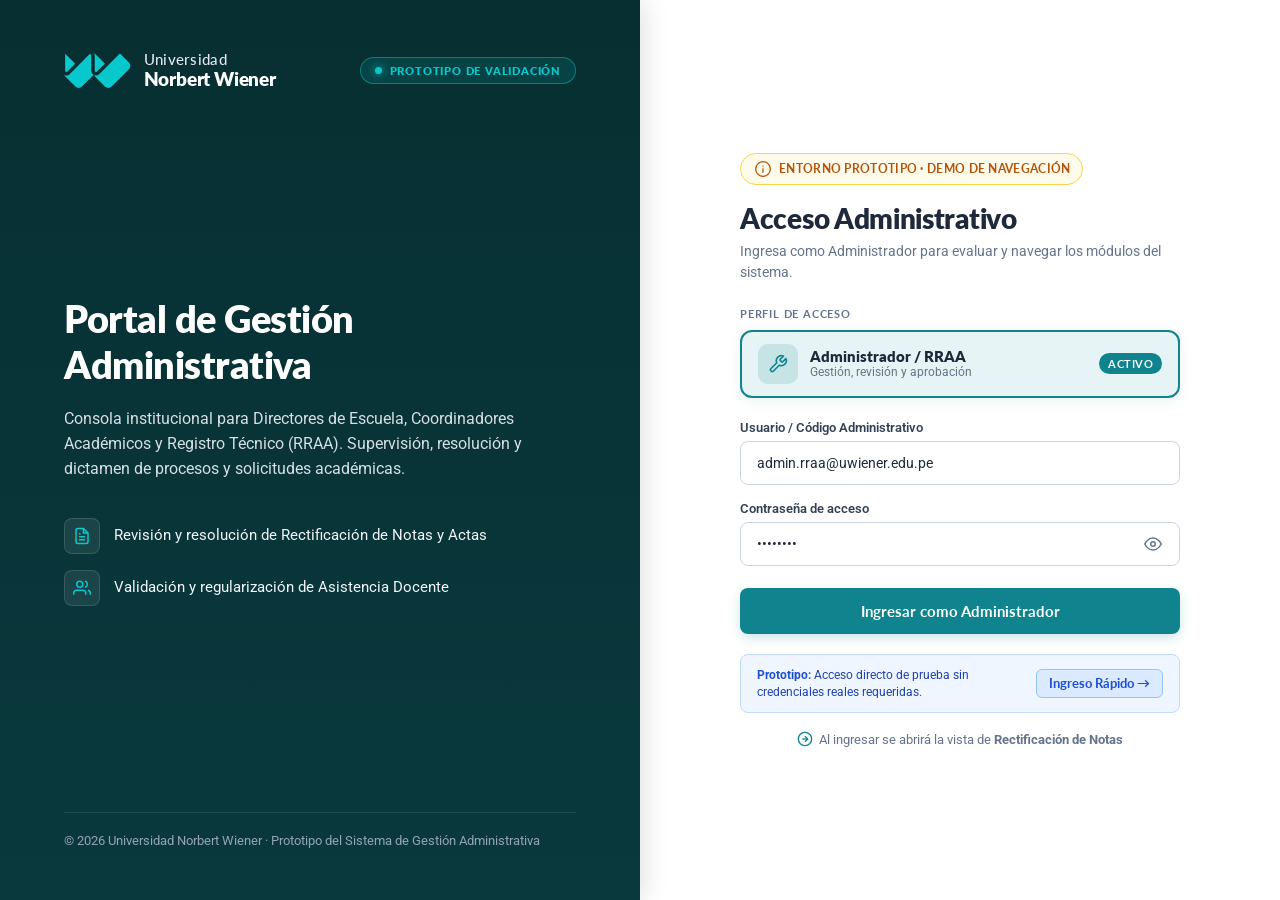
<file: index.html>
<!DOCTYPE html>
<html lang="es">

<head>
  <meta charset="UTF-8">
  <meta name="viewport" content="width=device-width, initial-scale=1.0">
  <title>Prototipo - Portal Administrativo | Universidad Norbert Wiener</title>
  <!-- Google Fonts: Lato y Roboto (Design System Institucional) -->
  <link rel="preconnect" href="https://fonts.googleapis.com">
  <link rel="preconnect" href="https://fonts.gstatic.com" crossorigin>
  <link
    href="https://fonts.googleapis.com/css2?family=Lato:wght@400;700;800;900&family=Roboto:wght@400;500;700&display=swap"
    rel="stylesheet">
  <link rel="stylesheet" href="login.css">
</head>

<body>

  <div class="login-wrapper">

    <!-- ======================================================================
         1. PANEL IZQUIERDO: HERO INSTITUCIONAL Y BRANDING (FONDO LIMPIO)
         ====================================================================== -->
    <aside class="brand-panel">
      <div class="brand-content">

        <!-- Cabecera con Logotipo y Badge de Prototipo -->
        <header>
          <div class="brand-header-top">
            <div class="brand-logo-container">
              <!-- Isotipo W Cyan Wiener en SVG -->
              <svg class="brand-logo-icon" xmlns="http://www.w3.org/2000/svg" viewBox="0 0 62 33" fill="none">
                <path
                  d="M1.71813 17.3648C1.8067 17.4028 1.95853 17.4492 2.13989 17.4534C2.37186 17.4534 2.65444 17.3859 2.91594 17.1202L10.2841 9.74354L1.31745 0.806371C1.20779 0.696713 1.02222 0.77263 1.02222 0.928683V15.6482L1.03487 16.3357C1.03487 17.0063 1.51568 17.2762 1.72234 17.3606"
                  fill="#07C8CC" />
                <path
                  d="M27.0451 20.0389C25.7502 19.2671 24.9742 17.9048 24.9742 16.3527V2.2658C24.9742 1.5952 24.4934 1.32527 24.2867 1.24091C24.1981 1.20296 24.0463 1.15656 23.865 1.15234C23.633 1.15234 23.3504 1.21983 23.0847 1.48554L5.1977 19.3894C4.3626 20.2287 3.28289 20.6673 2.16943 20.6673C2.14413 20.6673 2.1146 20.6673 2.0893 20.6673C2.05978 20.6673 2.03447 20.6673 2.00495 20.6673C1.93325 20.6673 1.86576 20.6589 1.79406 20.6547C1.73502 20.6505 1.67597 20.642 1.61692 20.6336C1.58318 20.6294 1.54522 20.6252 1.51148 20.6167C1.45244 20.6083 1.38917 20.5957 1.33012 20.5872C1.33012 20.5872 1.33012 20.5872 1.32591 20.5872C1.04333 20.5324 0.760743 20.448 0.482379 20.3342C0.360068 20.2835 0.246192 20.2287 0.132316 20.1697C0.0395276 20.1233 -0.0448251 20.2414 0.0268747 20.3173L10.4571 30.7475C12.1273 32.4177 14.835 32.4177 16.501 30.7475C16.501 30.7475 27.0408 20.2076 27.0788 20.1697C27.1168 20.1317 27.1041 20.0769 27.0493 20.0431"
                  fill="#07C8CC" />
                <path
                  d="M28.1794 2.26562V12.0548L28.1921 12.2825V16.2977C28.1921 16.981 28.6813 17.2593 28.8922 17.3437C29.0778 17.4196 29.5122 17.5419 29.9382 17.2551C29.9846 17.2214 30.031 17.1834 30.0774 17.137L37.4076 9.80676C37.4371 9.77723 37.4371 9.73506 37.4076 9.70553L27.7323 0.0218392C27.6733 -0.0372077 27.5763 0.0344921 27.6185 0.106192C27.9812 0.743055 28.1794 1.47692 28.1794 2.2614"
                  fill="#07C8CC" />
                <path
                  d="M51.5663 0.781081C51.4018 0.616593 51.1319 0.616593 50.9632 0.781081L32.6839 19.0603L32.3929 19.364C32.2748 19.4821 32.1525 19.5875 32.026 19.6887C32.0175 19.6972 32.0049 19.7056 31.9922 19.7141C31.9501 19.7478 31.9121 19.7773 31.8699 19.8111C31.1192 20.3804 30.2293 20.6757 29.314 20.6757C28.7531 20.6757 28.1837 20.566 27.6354 20.3383C27.5131 20.2877 27.4119 20.2413 27.298 20.178C27.2136 20.1316 27.1335 20.2286 27.2263 20.3172C27.3149 20.4057 37.6565 30.7432 37.6565 30.7432C39.3225 32.4091 42.026 32.4091 43.692 30.7432L59.5503 14.8849C61.2415 13.1936 61.2415 10.4563 59.5503 8.76507L51.5663 0.781081Z"
                  fill="#07C8CC" />
              </svg>
              <div class="brand-logo-text">
                <span class="univ">Universidad</span>
                <span class="name">Norbert Wiener</span>
              </div>
            </div>
            <!-- Indicador Destacado de Prototipo -->
            <span class="prototype-tag">
              <span class="pulse-dot"></span>
              Prototipo de Validación
            </span>
          </div>
        </header>

        <!-- Titular y Descripción Orientados 100% al Perfil Administrativo -->
        <div class="brand-hero">
          <h1>Portal de Gestión<br>Administrativa</h1>
          <p>
            Consola institucional para Directores de Escuela, Coordinadores Académicos y Registro Técnico (RRAA).
            Supervisión, resolución y dictamen de procesos y solicitudes académicas.
          </p>

          <!-- Módulos de Gestión Administrativa -->
          <ul class="brand-features">
            <li class="brand-feature-item">
              <span class="feature-icon-badge" aria-hidden="true">
                <svg viewBox="0 0 24 24" fill="none" stroke="currentColor" stroke-width="2">
                  <path d="M14 2H6a2 2 0 0 0-2 2v16a2 2 0 0 0 2 2h12a2 2 0 0 0 2-2V8z"></path>
                  <polyline points="14 2 14 8 20 8"></polyline>
                  <line x1="16" y1="13" x2="8" y2="13"></line>
                  <line x1="16" y1="17" x2="8" y2="17"></line>
                  <polyline points="10 9 9 9 8 9"></polyline>
                </svg>
              </span>
              <span>Revisión y resolución de Rectificación de Notas y Actas</span>
            </li>
            <li class="brand-feature-item">
              <span class="feature-icon-badge" aria-hidden="true">
                <svg viewBox="0 0 24 24" fill="none" stroke="currentColor" stroke-width="2">
                  <path d="M17 21v-2a4 4 0 0 0-4-4H5a4 4 0 0 0-4 4v2"></path>
                  <circle cx="9" cy="7" r="4"></circle>
                  <path d="M23 21v-2a4 4 0 0 0-3-3.87"></path>
                  <path d="M16 3.13a4 4 0 0 1 0 7.75"></path>
                </svg>
              </span>
              <span>Validación y regularización de Asistencia Docente</span>
            </li>
            <!-- <li class="brand-feature-item">
              <span class="feature-icon-badge" aria-hidden="true">
                <svg viewBox="0 0 24 24" fill="none" stroke="currentColor" stroke-width="2">
                  <rect x="3" y="3" width="18" height="18" rx="2" ry="2"></rect>
                  <circle cx="8.5" cy="8.5" r="1.5"></circle>
                  <polyline points="21 15 16 10 5 21"></polyline>
                </svg>
              </span>
              <span>Aprobación y control de fotografías para carné</span>
            </li> -->
          </ul>
        </div>

        <!-- Pie de página izquierdo -->
        <footer class="brand-footer">
          <p>© 2026 Universidad Norbert Wiener · Prototipo del Sistema de Gestión Administrativa</p>
        </footer>
      </div>
    </aside>

    <!-- ======================================================================
         2. PANEL DERECHO: FORMULARIO DE ACCESO (ADMINISTRADOR)
         ====================================================================== -->
    <main class="login-panel">
      <div class="login-card">

        <!-- Aviso Superior de Entorno de Prototipo -->
        <div class="prototype-notice">
          <span class="prototype-pill">
            <svg xmlns="http://www.w3.org/2000/svg" viewBox="0 0 24 24" height="20px" width="20px" fill="#B45309">
              <path
                d="M12.53,16.53q0.22-0.22 0.22-0.53V11.75q0-0.32-0.22-0.53T12,11t-0.53,0.22t-0.22,0.53V16q0,0.32 0.22,0.53T12,16.75t0.53-0.22Zm0.04-7.48q0.23-0.23 0.23-0.58T12.58,7.91T12,7.67T11.42,7.91T11.19,8.48t0.23,0.58T12,9.29t0.57-0.23ZM12,21.5q-1.97,0-3.71-0.75T5.28,18.72T3.25,15.71T2.5,12T3.25,8.3T5.28,5.28T8.29,3.25T12,2.5T15.7,3.25t3.02,2.03t2.03,3.02T21.5,12T20.75,15.7t-2.03,3.02t-3.02,2.03T12,21.5ZM12,20q3.35,0 5.68-2.32T20,12T17.68,6.32T12,4T6.33,6.32T4,12t2.33,5.68T12,20Zm0-8Z" />
            </svg>
            Entorno Prototipo · Demo de Navegación
          </span>
        </div>

        <!-- Encabezado -->
        <header class="login-header">
          <h2>Acceso Administrativo</h2>
          <p>Ingresa como Administrador para evaluar y navegar los módulos del sistema.</p>
        </header>

        <!-- Selector de Perfil Ficticio (Exclusivo Administrador) -->
        <div class="profile-selection-group">
          <span class="profile-group-label">PERFIL DE ACCESO</span>
          <div class="profile-cards-container">
            <!-- Tarjeta de Administrador Activa -->
            <div class="profile-card active" id="profileAdminCard" title="Perfil Administrativo">
              <div class="profile-card-left">
                <div class="profile-avatar-box">
                  <!-- Icono Herramientas / Gestión Administrativa -->
                  <svg viewBox="0 0 24 24" fill="none" stroke="currentColor" stroke-width="2" stroke-linecap="round"
                    stroke-linejoin="round">
                    <path
                      d="M14.7 6.3a1 1 0 0 0 0 1.4l1.6 1.6a1 1 0 0 0 1.4 0l3.77-3.77a6 6 0 0 1-7.94 7.94l-6.91 6.91a2.12 2.12 0 0 1-3-3l6.91-6.91a6 6 0 0 1 7.94-7.94l-3.76 3.76z">
                    </path>
                  </svg>
                </div>
                <div class="profile-details">
                  <span class="profile-role-name">Administrador / RRAA</span>
                  <span class="profile-role-sub">Gestión, revisión y aprobación</span>
                </div>
              </div>
              <span class="profile-badge-role">Activo</span>
            </div>
          </div>
        </div>

        <!-- Formulario de Inicio de Sesión -->
        <form class="login-form" id="loginForm" novalidate>
          <!-- Campo Usuario / Código Administrativo -->
          <div class="form-field">
            <label for="username">Usuario / Código Administrativo</label>
            <div class="input-box">
              <input type="text" id="username" name="username" value="admin.rraa@uwiener.edu.pe"
                placeholder="Ingresa tu usuario institucional" required autocomplete="username">
            </div>
          </div>

          <!-- Campo Contraseña -->
          <div class="form-field">
            <label for="password">Contraseña de acceso</label>
            <div class="input-box">
              <input type="password" id="password" name="password" value="demo2026" placeholder="Contraseña" required
                autocomplete="current-password">
              <button type="button" class="btn-toggle-eye" id="togglePassword"
                aria-label="Mostrar u ocultar contraseña">
                <svg xmlns="http://www.w3.org/2000/svg" width="18" height="18" viewBox="0 0 24 24" fill="none"
                  stroke="currentColor" stroke-width="2" stroke-linecap="round" stroke-linejoin="round">
                  <path d="M1 12s4-8 11-8 11 8 11 8-4 8-11 8-11-8-11-8z"></path>
                  <circle cx="12" cy="12" r="3"></circle>
                </svg>
              </button>
            </div>
          </div>

          <!-- Botón de Ingreso Principal -->
          <button type="submit" class="btn-submit-login" id="btnSubmit">
            <span id="btnSubmitText">Ingresar como Administrador</span>
            <span class="spinner" id="btnSpinner" style="display: none;" aria-hidden="true"></span>
          </button>
        </form>

        <!-- Banner Prototipo de Acceso Rápido -->
        <div class="demo-banner-box">
          <div class="demo-banner-text">
            <strong>Prototipo:</strong> Acceso directo de prueba sin credenciales reales requeridas.
          </div>
          <button type="button" class="btn-demo-action" id="btnDemoQuick">
            Ingreso Rápido →
          </button>
        </div>

        <!-- Indicador de Destino Post-Login -->
        <div class="login-footer-info">
          <svg width="16" height="16" viewBox="0 0 24 24" fill="none" stroke="currentColor" stroke-width="2">
            <circle cx="12" cy="12" r="10"></circle>
            <polyline points="12 16 16 12 12 8"></polyline>
            <line x1="8" y1="12" x2="16" y2="12"></line>
          </svg>
          <span>Al ingresar se abrirá la vista de <strong>Rectificación de Notas</strong></span>
        </div>

      </div>
    </main>

  </div>

  <script src="login.js"></script>
</body>

</html>
</file>
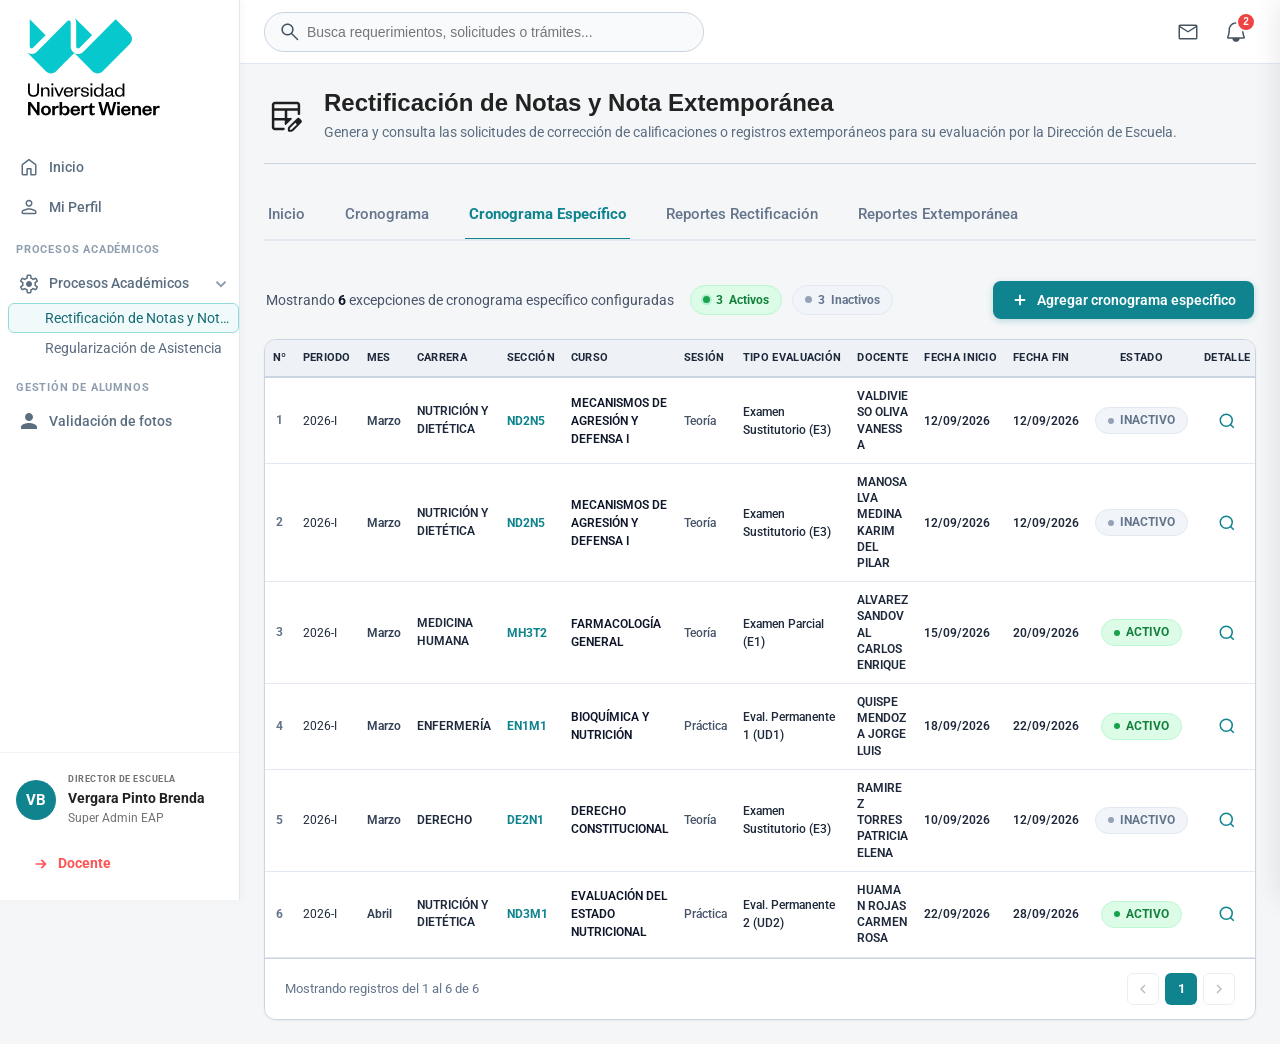
<file: cronograma-especifico.html>
<!DOCTYPE html>
<html lang="es">

<head>
  <meta charset="UTF-8">
  <meta name="viewport" content="width=device-width, initial-scale=1.0">
  <title>Cronograma Específico - Rectificación de Notas | Intranet Norbert Wiener</title>

  <!-- Fuentes institucionales oficiales: Roboto y Open Sans -->
  <link rel="preconnect" href="https://fonts.googleapis.com">
  <link rel="preconnect" href="https://fonts.gstatic.com" crossorigin>
  <link
    href="https://fonts.googleapis.com/css2?family=Open+Sans:ital,wght@0,300..800;1,300..800&family=Roboto:ital,wght@0,100..900;1,100..900&display=swap"
    rel="stylesheet">

  <!-- Estilos del Sistema Wiener -->
  <link rel="stylesheet" href="styles.css">
  <link rel="stylesheet" href="rectificacion-nota.css">
  <link rel="stylesheet" href="cronograma-rectificacion.css">
  <link rel="stylesheet" href="cronograma-especifico.css">
</head>

<body>

  <!-- ==========================================================================
       1. TOP SEARCH BAR (Look & Feel unificado Intranet Wiener)
       ========================================================================== -->
  <header class="top-search-bar" id="topSearchBar">
    <div class="top-bar-left-mobile">
      <button type="button" class="top-bar-burger-btn" id="topBarBurgerBtn" aria-label="Abrir Menú">
        <svg xmlns="http://www.w3.org/2000/svg" width="24" height="24" viewBox="0 0 24 24" fill="none"
          stroke="currentColor" stroke-width="2">
          <line x1="3" y1="12" x2="21" y2="12"></line>
          <line x1="3" y1="6" x2="21" y2="6"></line>
          <line x1="3" y1="18" x2="21" y2="18"></line>
        </svg>
      </button>
      <a href="rectificacion-nota.html" class="sidebar-logo-link" aria-label="Ir a Inicio">
        <svg xmlns="http://www.w3.org/2000/svg" width="171" height="32" viewBox="0 0 171 32" fill="none">
          <path
            d="M1.71813 17.3648C1.8067 17.4028 1.95853 17.4492 2.13989 17.4534C2.37186 17.4534 2.65444 17.3859 2.91594 17.1202L10.2841 9.74354L1.31745 0.806371C1.20779 0.696713 1.02222 0.77263 1.02222 0.928683V15.6482L1.03487 16.3357C1.03487 17.0063 1.51568 17.2762 1.72234 17.3606"
            fill="#07C8CC" />
          <path
            d="M27.0451 20.0389C25.7502 19.2671 24.9742 17.9048 24.9742 16.3527V2.2658C24.9742 1.5952 24.4934 1.32527 24.2867 1.24091C24.1981 1.20296 24.0463 1.15656 23.865 1.15234C23.633 1.15234 23.3504 1.21983 23.0847 1.48554L5.1977 19.3894C4.3626 20.2287 3.28289 20.6673 2.16943 20.6673C2.14413 20.6673 2.1146 20.6673 2.0893 20.6673C2.05978 20.6673 2.03447 20.6673 2.00495 20.6673C1.93325 20.6673 1.86576 20.6589 1.79406 20.6547C1.73502 20.6505 1.67597 20.642 1.61692 20.6336C1.58318 20.6294 1.54522 20.6252 1.51148 20.6167C1.45244 20.6083 1.38917 20.5957 1.33012 20.5872C1.33012 20.5872 1.33012 20.5872 1.32591 20.5872C1.04333 20.5324 0.760743 20.448 0.482379 20.3342C0.360068 20.2835 0.246192 20.2287 0.132316 20.1697C0.0395276 20.1233 -0.0448251 20.2414 0.0268747 20.3173L10.4571 30.7475C12.1273 32.4177 14.835 32.4177 16.501 30.7475C16.501 30.7475 27.0408 20.2076 27.0788 20.1697C27.1168 20.1317 27.1041 20.0769 27.0493 20.0431"
            fill="#07C8CC" />
          <path
            d="M28.1794 2.26562V12.0548L28.1921 12.2825V16.2977C28.1921 16.981 28.6813 17.2593 28.8922 17.3437C29.0778 17.4196 29.5122 17.5419 29.9382 17.2551C29.9846 17.2214 30.031 17.1834 30.0774 17.137L37.4076 9.80676C37.4371 9.77723 37.4371 9.73506 37.4076 9.70553L27.7323 0.0218392C27.6733 -0.0372077 27.5763 0.0344921 27.6185 0.106192C27.9812 0.743055 28.1794 1.47692 28.1794 2.2614"
            fill="#07C8CC" />
          <path
            d="M51.5663 0.781081C51.4018 0.616593 51.1319 0.616593 50.9632 0.781081L32.6839 19.0603L32.3929 19.364C32.2748 19.4821 32.1525 19.5875 32.026 19.6887C32.0175 19.6972 32.0049 19.7056 31.9922 19.7141C31.9501 19.7478 31.9121 19.7773 31.8699 19.8111C31.1192 20.3804 30.2293 20.6757 29.314 20.6757C28.7531 20.6757 28.1837 20.566 27.6354 20.3383C27.5131 20.2877 27.4119 20.2413 27.298 20.178C27.2136 20.1316 27.1335 20.2286 27.2263 20.3172C27.3149 20.4057 37.6565 30.7432 37.6565 30.7432C39.3225 32.4091 42.026 32.4091 43.692 30.7432L59.5503 14.8849C61.2415 13.1936 61.2415 10.4563 59.5503 8.76507L51.5663 0.781081Z"
            fill="#07C8CC" />
        </svg>
      </a>
    </div>

    <!-- Buscador versión escritorio -->
    <div class="top-bar-search-container">
      <div class="top-bar-search-icon">
        <svg xmlns="http://www.w3.org/2000/svg" width="24" height="24" viewBox="0 0 24 24" fill="none">
          <path
            d="M9.5193 15.6153C7.81164 15.6153 6.36547 15.023 5.1808 13.8385C3.9963 12.6538 3.40405 11.2077 3.40405 9.50002C3.40405 7.79235 3.9963 6.34618 5.1808 5.16152C6.36547 3.97702 7.81164 3.38477 9.5193 3.38477C11.227 3.38477 12.6731 3.97702 13.8578 5.16152C15.0423 6.34618 15.6346 7.79235 15.6346 9.50002C15.6346 10.2142 15.5147 10.8963 15.2751 11.5463C15.0352 12.1963 14.7153 12.7616 14.3153 13.2423L20.0693 18.9963C20.2078 19.1346 20.2786 19.3086 20.2818 19.5183C20.285 19.7279 20.2141 19.9052 20.0693 20.05C19.9245 20.1948 19.7488 20.2673 19.5423 20.2673C19.336 20.2673 19.1604 20.1948 19.0156 20.05L13.2616 14.296C12.7616 14.7088 12.1866 15.0319 11.5366 15.2653C10.8866 15.4986 10.2141 15.6153 9.5193 15.6153ZM9.5193 14.1155C10.8078 14.1155 11.8991 13.6683 12.7933 12.774C13.6876 11.8798 14.1348 10.7885 14.1348 9.50002C14.1348 8.21152 13.6876 7.12018 12.7933 6.22601C11.8991 5.33168 10.8078 4.88452 9.5193 4.88452C8.2308 4.88452 7.13947 5.33168 6.2453 6.22601C5.35097 7.12018 4.9038 8.21152 4.9038 9.50002C4.9038 10.7885 5.35097 11.8798 6.2453 12.774C7.13947 13.6683 8.2308 14.1155 9.5193 14.1155Z"
            fill="#465462" />
        </svg>
      </div>
      <input type="text" class="top-bar-search-input" id="desktopSearchInput"
        placeholder="Busca requerimientos, solicitudes o trámites...">
    </div>

    <!-- Acciones de la barra superior -->
    <div class="top-bar-right-actions">

      <button type="button" class="top-bar-action-btn mobile-search-btn" id="mobileSearchBtn" aria-label="Buscar">
        <svg xmlns="http://www.w3.org/2000/svg" width="24" height="24" viewBox="0 0 24 24" fill="none">
          <path
            d="M9.5193 15.6153C7.81164 15.6153 6.36547 15.023 5.1808 13.8385C3.9963 12.6538 3.40405 11.2077 3.40405 9.50002C3.40405 7.79235 3.9963 6.34618 5.1808 5.16152C6.36547 3.97702 7.81164 3.38477 9.5193 3.38477C11.227 3.38477 12.6731 3.97702 13.8578 5.16152C15.0423 6.34618 15.6346 7.79235 15.6346 9.50002C15.6346 10.2142 15.5147 10.8963 15.2751 11.5463C15.0352 12.1963 14.7153 12.7616 14.3153 13.2423L20.0693 18.9963C20.2078 19.1346 20.2786 19.3086 20.2818 19.5183C20.285 19.7279 20.2141 19.9052 20.0693 20.05C19.9245 20.1948 19.7488 20.2673 19.5423 20.2673C19.336 20.2673 19.1604 20.1948 19.0156 20.05L13.2616 14.296C12.7616 14.7088 12.1866 15.0319 11.5366 15.2653C10.8866 15.4986 10.2141 15.6153 9.5193 15.6153ZM9.5193 14.1155C10.8078 14.1155 11.8991 13.6683 12.7933 12.774C13.6876 11.8798 14.1348 10.7885 14.1348 9.50002C14.1348 8.21152 13.6876 7.12018 12.7933 6.22601C11.8991 5.33168 10.8078 4.88452 9.5193 4.88452C8.2308 4.88452 7.13947 5.33168 6.2453 6.22601C5.35097 7.12018 4.9038 8.21152 4.9038 9.50002C4.9038 10.7885 5.35097 11.8798 6.2453 12.774C7.13947 13.6683 8.2308 14.1155 9.5193 14.1155Z"
            fill="#465462" />
        </svg>
      </button>

      <button type="button" class="top-bar-action-btn" id="mailBtn" aria-label="Correo Institucional">
        <svg xmlns="http://www.w3.org/2000/svg" width="24" height="24" viewBox="0 0 24 24" fill="none">
          <path
            d="M4.30775 19.5C3.80258 19.5 3.375 19.325 3.025 18.975C2.675 18.625 2.5 18.1974 2.5 17.6923V6.30775C2.5 5.80258 2.675 5.375 3.025 5.025C3.375 4.675 3.80258 4.5 4.30775 4.5H19.6923C20.1974 4.5 20.625 4.675 20.975 5.025C21.325 5.375 21.5 5.80258 21.5 6.30775V17.6923C21.5 18.1974 21.325 18.625 20.975 18.975C20.625 19.325 20.1974 19.5 19.6923 19.5H4.30775ZM20 7.44225L12.4865 12.252C12.4097 12.2955 12.3302 12.3298 12.248 12.3548C12.166 12.3798 12.0833 12.3923 12 12.3923C11.9167 12.3923 11.834 12.3798 11.752 12.3548C11.6698 12.3298 11.5903 12.2955 11.5135 12.252L4 7.44225V17.6923C4 17.7821 4.02883 17.8558 4.0865 17.9135C4.14417 17.9712 4.21792 18 4.30775 18H19.6923C19.7821 18 19.8558 17.9712 19.9135 17.9135C19.9712 17.8558 20 17.7821 20 17.6923V7.44225ZM12 11L19.8462 6H4.15375L12 11ZM4 7.673V6.52975V6.5595V6.52775V7.673Z"
            fill="#465462" />
        </svg>
      </button>

      <button type="button" class="top-bar-action-btn" id="notificationBtn" aria-label="Notificaciones">
        <svg xmlns="http://www.w3.org/2000/svg" width="24" height="24" viewBox="0 0 24 24" fill="none">
          <path
            d="M20.7936 16.4944C20.2733 15.5981 19.4999 13.0622 19.4999 9.75C19.4999 7.76088 18.7097 5.85322 17.3032 4.4467C15.8967 3.04018 13.989 2.25 11.9999 2.25C10.0108 2.25 8.10311 3.04018 6.69659 4.4467C5.29007 5.85322 4.49989 7.76088 4.49989 9.75C4.49989 13.0631 3.72551 15.5981 3.2052 16.4944C3.07233 16.7222 3.00189 16.9811 3.00099 17.2449C3.00008 17.5086 3.06874 17.768 3.20005 17.9967C3.33135 18.2255 3.52065 18.4156 3.74886 18.5478C3.97708 18.6801 4.23613 18.7498 4.49989 18.75H8.32583C8.49886 19.5967 8.95904 20.3577 9.62852 20.9042C10.298 21.4507 11.1357 21.7492 11.9999 21.7492C12.8641 21.7492 13.7018 21.4507 14.3713 20.9042C15.0407 20.3577 15.5009 19.5967 15.674 18.75H19.4999C19.7636 18.7496 20.0225 18.6798 20.2506 18.5475C20.4787 18.4151 20.6678 18.225 20.799 17.9963C20.9302 17.7676 20.9988 17.5083 20.9979 17.2446C20.9969 16.9809 20.9265 16.7222 20.7936 16.4944ZM4.49989 17.25C5.22177 16.0088 5.99989 13.1325 5.99989 9.75C5.99989 8.1587 6.63203 6.63258 7.75725 5.50736C8.88247 4.38214 10.4086 3.75 11.9999 3.75C13.5912 3.75 15.1173 4.38214 16.2425 5.50736C17.3677 6.63258 17.9999 8.1587 17.9999 9.75C17.9999 13.1297 18.7761 16.0059 19.4999 17.25H4.49989Z"
            fill="#465462" />
        </svg>
        <span class="top-bar-badge" id="notificationBadge">2</span>
      </button>
    </div>

    <!-- Overlay de Búsqueda Móvil -->
    <div class="mobile-search-overlay" id="mobileSearchOverlay">
      <div class="mobile-search-input-wrapper">
        <svg xmlns="http://www.w3.org/2000/svg" width="24" height="24" viewBox="0 0 24 24" fill="none">
          <path
            d="M9.5193 15.6153C7.81164 15.6153 6.36547 15.023 5.1808 13.8385C3.9963 12.6538 3.40405 11.2077 3.40405 9.50002C3.40405 7.79235 3.9963 6.34618 5.1808 5.16152C6.36547 3.97702 7.81164 3.38477 9.5193 3.38477C11.227 3.38477 12.6731 3.97702 13.8578 5.16152C15.0423 6.34618 15.6346 7.79235 15.6346 9.50002C15.6346 10.2142 15.5147 10.8963 15.2751 11.5463C15.0352 12.1963 14.7153 12.7616 14.3153 13.2423L20.0693 18.9963C20.2078 19.1346 20.2786 19.3086 20.2818 19.5183C20.285 19.7279 20.2141 19.9052 20.0693 20.05C19.9245 20.1948 19.7488 20.2673 19.5423 20.2673C19.336 20.2673 19.1604 20.1948 19.0156 20.05L13.2616 14.296C12.7616 14.7088 12.1866 15.0319 11.5366 15.2653C10.8866 15.4986 10.2141 15.6153 9.5193 15.6153ZM9.5193 14.1155C10.8078 14.1155 11.8991 13.6683 12.7933 12.774C13.6876 11.8798 14.1348 10.7885 14.1348 9.50002C14.1348 8.21152 13.6876 7.12018 12.7933 6.22601C11.8991 5.33168 10.8078 4.88452 9.5193 4.88452C8.2308 4.88452 7.13947 5.33168 6.2453 6.22601C5.35097 7.12018 4.9038 8.21152 4.9038 9.50002C4.9038 10.7885 5.35097 11.8798 6.2453 12.774C7.13947 13.6683 8.2308 14.1155 9.5193 14.1155Z"
            fill="#465462" />
        </svg>
        <input type="text" class="mobile-search-input" id="mobileSearchInput" placeholder="Buscar en la intranet...">
      </div>
      <button type="button" class="mobile-search-close-btn" id="mobileSearchCloseBtn" aria-label="Cerrar Búsqueda">
        <svg xmlns="http://www.w3.org/2000/svg" width="24" height="24" viewBox="0 0 24 24" fill="none">
          <path
            d="M12 13.4L7.10005 18.3C6.91672 18.4834 6.68338 18.575 6.40005 18.575C6.11672 18.575 5.88338 18.4834 5.70005 18.3C5.51672 18.1167 5.42505 17.8834 5.42505 17.6C5.42505 17.3167 5.51672 17.0834 5.70005 16.9L10.6 12L5.70005 7.10005C5.51672 6.91672 5.42505 6.68338 5.42505 6.40005C5.42505 6.11672 5.51672 5.88338 5.70005 5.70005C5.88338 5.51672 6.11672 5.42505 6.40005 5.42505C6.68338 5.42505 6.91672 5.51672 7.10005 5.70005L12 10.6L16.9 5.70005C17.0834 5.51672 17.3167 5.42505 17.6 5.42505C17.8834 5.42505 18.1167 5.51672 18.3 5.70005C18.4834 5.88338 18.575 6.11672 18.575 6.40005C18.575 6.68338 18.4834 6.91672 18.3 7.10005L13.4 12L18.3 16.9C18.4834 17.0834 18.575 17.3167 18.575 17.6C18.575 17.8834 18.4834 18.1167 18.3 18.3C18.1167 18.4834 17.8834 18.575 17.6 18.575C17.3167 18.575 17.0834 18.4834 16.9 18.3L12 13.4Z"
            fill="#404040" />
        </svg>
      </button>
    </div>
  </header>

  <!-- ==========================================================================
       2. BARRA LATERAL FIJA ADMIN (Sidebar - 240px reutilizado de delegados.html)
       ========================================================================== -->
  <aside class="sidebar-navbar" id="sidebarNavbar">
    <div class="sidebar-header">
      <a href="rectificacion-nota.html" class="sidebar-logo-link"
        title="Universidad Norbert Wiener - Portal Administrativo">
        <svg class="sidebar-logo-desktop" xmlns="http://www.w3.org/2000/svg" width="178" height="104"
          viewBox="0 0 178 104" fill="none">
          <path
            d="M10.9381 30.2706C11.0895 30.3358 11.3492 30.4154 11.6593 30.4227C12.0559 30.4227 12.5392 30.3068 12.9863 29.8507L25.586 17.1869L10.2529 1.84418C10.0654 1.65593 9.74805 1.78626 9.74805 2.05416V27.3237L9.76968 28.5039C9.76968 29.6552 10.5919 30.1186 10.9453 30.2634"
            fill="#07C8CC" />
          <path
            d="M54.2472 34.8612C52.0331 33.5362 50.706 31.1975 50.706 28.533V4.3495C50.706 3.19825 49.8838 2.73485 49.5304 2.59004C49.379 2.52488 49.1194 2.44523 48.8092 2.43799C48.4126 2.43799 47.9293 2.55384 47.475 3.00999L16.8881 33.7462C15.4601 35.187 13.6138 35.9401 11.7097 35.9401C11.6665 35.9401 11.616 35.9401 11.5727 35.9401C11.5222 35.9401 11.479 35.9401 11.4285 35.9401C11.3059 35.9401 11.1905 35.9256 11.0679 35.9183C10.9669 35.9111 10.8659 35.8966 10.7649 35.8821C10.7073 35.8749 10.6423 35.8677 10.5846 35.8532C10.4837 35.8387 10.3755 35.817 10.2745 35.8025C10.2745 35.8025 10.2745 35.8025 10.2673 35.8025C9.78409 35.7084 9.30088 35.5636 8.82487 35.3681C8.61572 35.2812 8.42099 35.187 8.22626 35.0857C8.06759 35.006 7.92335 35.2088 8.04596 35.3391L25.8817 53.245C28.7377 56.1123 33.3679 56.1123 36.2168 53.245C36.2168 53.245 54.24 35.1508 54.3049 35.0857C54.3698 35.0205 54.3482 34.9264 54.2544 34.8685"
            fill="#07C8CC" />
          <path
            d="M56.1871 4.34943V21.1548L56.2087 21.5458V28.4388C56.2087 29.6117 57.0453 30.0896 57.4059 30.2344C57.7233 30.3648 58.4661 30.5747 59.1945 30.0824C59.2739 30.0824 59.3532 29.9593 59.4325 29.8796L71.9673 17.2956C72.0178 17.2449 72.0178 17.1725 71.9673 17.1218L55.4226 0.497453C55.3216 0.396085 55.1557 0.519175 55.2278 0.642264C55.8481 1.73559 56.1871 2.99545 56.1871 4.34219"
            fill="#07C8CC" />
          <path
            d="M96.1783 1.80065C95.897 1.51827 95.4354 1.51827 95.147 1.80065L63.8893 33.1812L63.3917 33.7026C63.1898 33.9053 62.9806 34.0863 62.7642 34.2601C62.7498 34.2746 62.7282 34.289 62.7065 34.3035C62.6344 34.3615 62.5695 34.4121 62.4974 34.4701C61.2136 35.4475 59.6919 35.9544 58.1268 35.9544C57.1676 35.9544 56.1939 35.7661 55.2564 35.3751C55.0472 35.2882 54.8741 35.2086 54.6794 35.1C54.5351 35.0203 54.3981 35.1869 54.5568 35.3389C54.7082 35.491 72.3925 53.2376 72.3925 53.2376C75.2413 56.0976 79.8643 56.0976 82.7131 53.2376L109.831 26.0131C112.723 23.1096 112.723 18.4105 109.831 15.507L96.1783 1.80065Z"
            fill="#07C8CC" />
          <path
            d="M13.5131 78.8704C16.5825 78.8704 19.0441 77.4224 19.0441 73.563V65.3955H17.2083V73.5989C17.2083 76.0941 15.8912 77.3327 13.5131 77.3327C11.135 77.3327 9.85955 76.0941 9.85955 73.575V65.3955H8V73.5571C8 77.4164 10.4436 78.8645 13.5131 78.8645"
            fill="black" />
          <path
            d="M22.9063 73.3475C22.9063 71.6662 24.0327 70.5771 25.4572 70.5771C26.8817 70.5771 27.7042 71.5405 27.7042 73.0723V78.613H29.4982V72.9227C29.4982 70.7806 28.5028 69.189 26.0413 69.189C24.6347 69.189 23.3593 69.9668 22.9063 71.0798V69.4403H21.1123V78.613H22.9063V73.3475Z"
            fill="black" />
          <path d="M33.2829 65.3955H31.4233V67.3701H33.2829V65.3955Z" fill="black" />
          <path d="M33.2588 69.4463H31.4648V78.6191H33.2588V69.4463Z" fill="black" />
          <path
            d="M39.8569 78.6131L43.7488 69.4463H41.9965L39.1238 76.4949H39.0344L36.096 69.4463H34.2126L38.1046 78.6131H39.8569Z"
            fill="black" />
          <path
            d="M48.5887 78.8703C50.9429 78.8703 52.5223 77.6078 52.9992 75.5315L51.5091 75.364C51.1217 76.7701 50.1919 77.5061 48.6125 77.5061C46.9258 77.5061 45.6086 76.2495 45.5192 74.4605H53.0409V73.7664C53.0409 71.2712 51.5091 69.189 48.5052 69.189C45.7815 69.189 43.7312 71.2653 43.7312 74.1613C43.7312 77.0573 45.7874 78.8644 48.5946 78.8644M48.4993 70.5173C50.2933 70.5173 51.1336 71.8636 51.1992 73.3296H45.5609C45.7755 71.8217 46.7947 70.5173 48.4993 70.5173Z"
            fill="black" />
          <path
            d="M56.3841 73.7664C56.3841 72.0012 57.3973 70.8045 58.7622 70.8045C59.3462 70.8045 59.7158 70.9122 60.2343 71.1815L60.4071 69.6078C60.0853 69.3326 59.6502 69.189 59.0661 69.189C57.7072 69.189 56.7298 70.26 56.3841 71.3071V69.4403H54.5901V78.613H56.3841V73.7664Z"
            fill="black" />
          <path
            d="M65.1094 77.59C63.4883 77.59 62.475 76.8361 62.3022 75.4299L60.7883 75.5316C60.9612 77.7994 62.7552 78.8705 65.1094 78.8705C67.3146 78.8705 68.9775 77.8832 68.9775 76.0582C68.9775 74.4008 67.851 73.7067 65.9498 73.3955L64.1796 73.1203C63.2081 72.9527 62.7313 72.5758 62.7313 71.8398C62.7313 71.0021 63.5061 70.4755 64.6982 70.4755C66.2955 70.4755 67.1835 71.1278 67.3981 72.5339L68.8464 72.4501C68.6735 70.3319 67.2014 69.1951 64.6982 69.1951C62.5168 69.1951 61.0685 70.326 61.0685 72.0073C61.0685 73.581 62.1294 74.317 63.8995 74.5862L65.4968 74.8615C66.665 75.0709 67.2908 75.3641 67.2908 76.2257C67.2908 77.1472 66.361 77.59 65.1094 77.59Z"
            fill="black" />
          <path d="M72.3396 69.4463H70.5457V78.6191H72.3396V69.4463Z" fill="black" />
          <path d="M72.3635 65.3955H70.5039V67.3701H72.3635V65.3955Z" fill="black" />
          <path
            d="M81.5417 76.7044V78.6132H83.3357V65.3955H81.5417V71.3791C81.1066 70.2482 79.9206 69.1951 78.1504 69.1951C75.3432 69.1951 73.8293 71.3372 73.8293 74.0417C73.8293 76.7463 75.3432 78.8704 78.1504 78.8704C79.9206 78.8704 81.1126 77.8413 81.5417 76.7104M75.665 74.0417C75.665 71.9415 76.7021 70.6012 78.5617 70.6012C80.2722 70.6012 81.5656 71.774 81.5656 73.7725V74.299C81.5656 76.3155 80.2722 77.4882 78.5617 77.4882C76.7021 77.4882 75.665 76.1479 75.665 74.0477"
            fill="black" />
          <path
            d="M88.7115 73.4313C86.4407 73.8741 84.9089 74.5861 84.9089 76.3273C84.9089 77.901 86.095 78.8644 87.9367 78.8644C89.4684 78.8644 90.8094 78.0685 91.328 76.9975C91.4352 78.0865 92.1266 78.8045 93.0981 78.8045C93.8312 78.8045 94.2246 78.5712 94.5464 78.26V77.3146C94.2901 77.4642 93.9385 77.524 93.7239 77.524C93.271 77.524 92.9908 77.2907 92.9908 76.812V72.6953C92.9908 70.3677 91.5842 69.189 89.2062 69.189C86.9771 69.189 85.5765 70.4515 85.2069 72.1688L86.8042 72.3782C87.0844 71.3071 87.8175 70.5293 89.1823 70.5293C90.5472 70.5293 91.2564 71.3071 91.2564 72.5637V72.9227L88.7055 73.4253L88.7115 73.4313ZM91.2624 74.5263C91.2624 76.3752 89.9869 77.5899 88.3241 77.5899C87.2453 77.5899 86.7029 77.0035 86.7029 76.2256C86.7029 75.1127 87.6506 74.8374 89.1466 74.5263L91.2624 74.0835V74.5263Z"
            fill="black" />
          <path
            d="M99.2019 78.8704C100.972 78.8704 102.164 77.8413 102.593 76.7104V78.6191H104.387V65.3955H102.593V71.3791C102.164 70.2482 100.972 69.1951 99.2019 69.1951C96.3947 69.1951 94.8809 71.3372 94.8809 74.0417C94.8809 76.7463 96.3947 78.8704 99.2019 78.8704ZM99.6132 70.6012C101.318 70.6012 102.617 71.774 102.617 73.7725V74.299C102.617 76.3155 101.318 77.4882 99.6132 77.4882C97.7536 77.4882 96.7166 76.1479 96.7166 74.0477C96.7166 71.9475 97.7536 70.6072 99.6132 70.6072"
            fill="black" />
          <path
            d="M17.0415 92.7403L10.688 83.9265H8.04175V97.1442H10.5152V87.8278L17.3812 97.1442H19.5149V83.9265H17.0415V92.7403Z"
            fill="black" />
          <path
            d="M25.9879 87.6362C23.0853 87.6362 21.041 89.6527 21.041 92.5248C21.041 95.3969 23.0853 97.3954 25.9879 97.3954C28.8905 97.3954 30.9586 95.4029 30.9586 92.5248C30.9586 89.6467 28.9143 87.6362 25.9879 87.6362ZM25.9879 95.4866C24.4323 95.4866 23.6217 94.272 23.6217 92.5248C23.6217 90.7776 24.4323 89.545 25.9879 89.545C27.5435 89.545 28.3779 90.7596 28.3779 92.5248C28.3779 94.2899 27.5673 95.4866 25.9879 95.4866Z"
            fill="black" />
          <path
            d="M38.5635 90.3647L38.7542 88.0132C38.48 87.7798 38.0092 87.6362 37.431 87.6362C36.1317 87.6362 35.1483 88.5996 34.8086 89.6527V87.8875H32.2517V97.1441H34.8086V92.5667C34.8086 90.8853 35.7026 89.9638 37.0258 89.9638C37.6456 89.9638 38.0688 90.0895 38.5635 90.3647Z"
            fill="black" />
          <path
            d="M45.3761 87.6364C43.6894 87.6364 42.5629 88.5399 42.1338 89.6708V83.9207H39.5769V97.1443H41.5378L42.0086 95.3612C42.4974 96.516 43.6953 97.3956 45.3344 97.3956C48.1475 97.3956 49.6197 95.2535 49.6197 92.525C49.6197 89.7965 48.1475 87.6364 45.3761 87.6364ZM44.5834 95.427C43.1351 95.427 42.1099 94.3978 42.1099 92.6985V92.3395C42.1099 90.6581 43.1351 89.611 44.5834 89.611C46.2045 89.611 47.033 90.7658 47.033 92.531C47.033 94.2961 46.1986 95.427 44.5834 95.427Z"
            fill="black" />
          <path
            d="M57.886 93.913C57.5224 94.9601 56.7774 95.4866 55.5198 95.4866C54.1311 95.4866 53.0464 94.5233 52.9629 93.159H60.0197V92.2555C60.0197 89.7365 58.4402 87.6362 55.3708 87.6362C52.5576 87.6362 50.4478 89.7365 50.4478 92.6504C50.4478 95.5644 52.5398 97.3954 55.4364 97.3954C57.8442 97.3954 59.4654 96.1807 59.9601 94.1224L57.8919 93.913H57.886ZM55.347 89.4851C56.7774 89.4851 57.439 90.5143 57.5224 91.5854H52.9987C53.2311 90.4305 53.9404 89.4851 55.347 89.4851Z"
            fill="black" />
          <path
            d="M66.1649 89.9699C66.7848 89.9699 67.2079 90.0956 67.7026 90.3708L67.8933 88.0193C67.6192 87.7859 67.1483 87.6423 66.5702 87.6423C65.2709 87.6423 64.2875 88.6057 63.9478 89.6588V87.8936H61.3909V97.1502H63.9478V92.5728C63.9478 90.8914 64.8418 89.9699 66.1649 89.9699Z"
            fill="black" />
          <path
            d="M72.1303 94.2302V89.6528H74.6872V87.8876H72.1303V85.3267H70.5747L70.2767 86.5832C70.0621 87.4448 69.8058 87.9056 68.888 88.0552L68.2502 88.1629V89.6528H69.5913V94.7926C69.5913 96.7672 70.8071 97.3955 72.2554 97.3955C73.4057 97.3955 74.1746 97.1023 74.86 96.5997V94.9422C74.3057 95.1935 73.7693 95.385 73.2627 95.385C72.4938 95.385 72.1303 95.026 72.1303 94.2302Z"
            fill="black" />
          <path
            d="M93.7541 83.9265L91.2986 93.6617H91.2151L88.5927 83.9265H86.1371L83.5385 93.6438H83.4551L80.9817 83.9265H78.3115L81.7922 97.1442H84.7127L87.2695 87.6184H87.353L89.892 97.1442H92.8363L96.311 83.9265H93.7541Z"
            fill="black" />
          <path d="M99.8033 83.9207H97.1809V86.3739H99.8033V83.9207Z" fill="black" />
          <path d="M99.7854 87.8877H97.2285V97.1442H99.7854V87.8877Z" fill="black" />
          <path
            d="M105.978 87.6362C103.165 87.6362 101.055 89.7365 101.055 92.6504C101.055 95.5644 103.147 97.3954 106.044 97.3954C108.452 97.3954 110.073 96.1807 110.562 94.1224L108.493 93.913C108.13 94.9601 107.385 95.4866 106.127 95.4866C104.739 95.4866 103.654 94.5233 103.57 93.159H110.627V92.2555C110.627 89.7365 109.048 87.6362 105.978 87.6362ZM103.612 91.5854C103.845 90.4305 104.548 89.4851 105.96 89.4851C107.373 89.4851 108.052 90.5143 108.136 91.5854H103.618H103.612Z"
            fill="black" />
          <path
            d="M114.555 92.1957C114.555 90.64 115.366 89.6347 116.665 89.6347C117.964 89.6347 118.501 90.4545 118.501 91.8786V97.1441H121.058V91.37C121.058 89.3116 120.14 87.6362 117.625 87.6362C116.218 87.6362 115.026 88.3483 114.555 89.4014V87.8875H111.998V97.1441H114.555V92.1897V92.1957Z"
            fill="black" />
          <path
            d="M127.243 97.3954C129.651 97.3954 131.272 96.1807 131.767 94.1224L129.699 93.913C129.335 94.9601 128.59 95.4866 127.333 95.4866C125.95 95.4866 124.859 94.5233 124.776 93.159H131.833V92.2555C131.833 89.7365 130.253 87.6362 127.184 87.6362C124.371 87.6362 122.261 89.7365 122.261 92.6504C122.261 95.5644 124.353 97.3954 127.249 97.3954M127.16 89.4851C128.59 89.4851 129.252 90.5143 129.335 91.5854H124.812C125.044 90.4305 125.753 89.4851 127.16 89.4851Z"
            fill="black" />
          <path
            d="M135.755 92.5728C135.755 90.8914 136.649 89.9699 137.972 89.9699C138.592 89.9699 139.015 90.0956 139.51 90.3708L139.701 88.0193C139.427 87.7859 138.956 87.6423 138.378 87.6423C137.078 87.6423 136.095 88.6057 135.755 89.6588V87.8936H133.198V97.1502H135.755V92.5728Z"
            fill="black" />
        </svg>
      </a>
      <button type="button" class="sidebar-close-btn" id="sidebarCloseBtn" aria-label="Cerrar Menú">
        <svg xmlns="http://www.w3.org/2000/svg" width="24" height="24" viewBox="0 0 24 24" fill="none">
          <path
            d="M12 13.4L7.10005 18.3C6.91672 18.4834 6.68338 18.575 6.40005 18.575C6.11672 18.575 5.88338 18.4834 5.70005 18.3C5.51672 18.1167 5.42505 17.8834 5.42505 17.6C5.42505 17.3167 5.51672 17.0834 5.70005 16.9L10.6 12L5.70005 7.10005C5.51672 6.91672 5.42505 6.68338 5.42505 6.40005C5.42505 6.11672 5.51672 5.88338 5.70005 5.70005C5.88338 5.51672 6.11672 5.42505 6.40005 5.42505C6.68338 5.42505 6.91672 5.51672 7.10005 5.70005L12 10.6L16.9 5.70005C17.0834 5.51672 17.3167 5.42505 17.6 5.42505C17.8834 5.42505 18.1167 5.51672 18.3 5.70005C18.4834 5.88338 18.575 6.11672 18.575 6.40005C18.575 6.68338 18.4834 6.91672 18.3 7.10005L13.4 12L18.3 16.9C18.4834 17.0834 18.575 17.3167 18.575 17.6C18.575 17.8834 18.4834 18.1167 18.3 18.3C18.1167 18.4834 17.8834 18.575 17.6 18.575C17.3167 18.575 17.0834 18.4834 16.9 18.3L12 13.4Z"
            fill="#404040" />
        </svg>
      </button>
    </div>

    <div class="sidebar-nav-container">
      <nav>
        <ul class="sidebar-menu-list">

          <!-- 1. Enlace Inicio -->
          <li class="sidebar-menu-item">
            <a href="rectificacion-nota.html" class="sidebar-menu-link">
              <span class="sidebar-icon-box" aria-hidden="true">
                <svg xmlns="http://www.w3.org/2000/svg" width="24" height="24" viewBox="0 0 24 24" fill="none">
                  <path
                    d="M6 19H9.34625V13.9615C9.34625 13.7055 9.43283 13.4908 9.606 13.3175C9.77933 13.1443 9.994 13.0578 10.25 13.0578H13.75C14.006 13.0578 14.2207 13.1443 14.394 13.3175C14.5672 13.4908 14.6538 13.7055 14.6538 13.9615V19H18V10.1538C18 10.1026 17.9888 10.0562 17.9663 10.0145C17.9439 9.97284 17.9135 9.93592 17.875 9.90376L12.1828 5.625C12.1314 5.58017 12.0705 5.55775 12 5.55775C11.9295 5.55775 11.8686 5.58017 11.8173 5.625L6.125 9.90376C6.0865 9.93592 6.05608 9.97284 6.03375 10.0145C6.01125 10.0562 6 10.1026 6 10.1538V19ZM4.5 19V10.1538C4.5 9.86759 4.564 9.59651 4.692 9.34051C4.82017 9.08434 4.99717 8.87342 5.223 8.70776L10.9155 4.41926C11.2313 4.17826 11.5923 4.05775 11.9985 4.05775C12.4047 4.05775 12.7667 4.17826 13.0845 4.41926L18.777 8.70776C19.0028 8.87342 19.1798 9.08434 19.308 9.34051C19.436 9.59651 19.5 9.86759 19.5 10.1538V19C19.5 19.409 19.3523 19.7613 19.0568 20.0568C18.7613 20.3523 18.409 20.5 18 20.5H14.0577C13.8016 20.5 13.5869 20.4133 13.4137 20.24C13.2404 20.0668 13.1538 19.8522 13.1538 19.596V14.5578H10.8463V19.596C10.8463 19.8522 10.7596 20.0668 10.5863 20.24C10.4131 20.4133 10.1984 20.5 9.94225 20.5H6C5.591 20.5 5.23875 20.3523 4.94325 20.0568C4.64775 19.7613 4.5 19.409 4.5 19Z"
                    fill="#5B6E80" />
                </svg>
              </span>
              <span class="text">Inicio</span>
            </a>
          </li>

          <!-- 2. Enlace Mi Perfil -->
          <li class="sidebar-menu-item">
            <a href="#" class="sidebar-menu-link">
              <span class="sidebar-icon-box" aria-hidden="true">
                <svg xmlns="http://www.w3.org/2000/svg" width="24" height="24" viewBox="0 0 24 24" fill="none">
                  <path
                    d="M12 11.6922C11.0375 11.6922 10.2136 11.3496 9.52825 10.6642C8.84275 9.97875 8.5 9.15475 8.5 8.19225C8.5 7.22975 8.84275 6.40583 9.52825 5.7205C10.2136 5.035 11.0375 4.69225 12 4.69225C12.9625 4.69225 13.7864 5.035 14.4718 5.7205C15.1573 6.40583 15.5 7.22975 15.5 8.19225C15.5 9.15475 15.1573 9.97875 14.4718 10.6642C13.7864 11.3496 12.9625 11.6922 12 11.6922ZM4.5 17.7885V17.0845C4.5 16.5948 4.633 16.1413 4.899 15.724C5.165 15.3067 5.5205 14.9858 5.9655 14.7615C6.95383 14.277 7.95092 13.9136 8.95675 13.6712C9.96258 13.4289 10.977 13.3077 12 13.3077C13.023 13.3077 14.0374 13.4289 15.0433 13.6712C16.0491 13.9136 17.0462 14.277 18.0345 14.7615C18.4795 14.9858 18.835 15.3067 19.101 15.724C19.367 16.1413 19.5 16.5948 19.5 17.0845V17.7885C19.5 18.2102 19.3523 18.5688 19.0568 18.8645C18.7613 19.16 18.4026 19.3077 17.9808 19.3077H6.01925C5.59742 19.3077 5.23875 19.16 4.94325 18.8645C4.64775 18.5688 4.5 18.2102 4.5 17.7885ZM6 17.8077H18V17.0845C18 16.882 17.9413 16.6945 17.824 16.522C17.7067 16.3497 17.5474 16.209 17.3462 16.1C16.4846 15.6757 15.6061 15.3542 14.7107 15.1355C13.8153 14.917 12.9117 14.8077 12 14.8077C11.0883 14.8077 10.1848 14.917 9.28925 15.1355C8.39392 15.3542 7.51542 15.6757 6.65375 16.1C6.45258 16.209 6.29333 16.3497 6.176 16.522C6.05867 16.6945 6 16.882 6 17.0845V17.8077ZM12 10.1922C12.55 10.1922 13.0208 9.99641 13.4125 9.60475C13.8042 9.21308 14 8.74225 14 8.19225C14 7.64225 13.8042 7.17141 13.4125 6.77975C13.0208 6.38808 12.55 6.19225 12 6.19225C11.45 6.19225 10.9792 6.38808 10.5875 6.77975C10.1958 7.17141 10 7.64225 10 8.19225C10 8.74225 10.1958 9.21308 10.5875 9.60475C10.9792 9.99641 11.45 10.1922 12 10.1922Z"
                    fill="#5B6E80" />
                </svg>
              </span>
              <span class="text">Mi Perfil</span>
            </a>
          </li>

          <!-- 3. Grupo: PROCESOS ACADÉMICOS -->
          <li class="sidebar-category-title">Procesos Académicos</li>

          <li class="sidebar-menu-item open">
            <a href="#" class="sidebar-menu-link">
              <span class="sidebar-icon-box" aria-hidden="true">
                <svg xmlns="http://www.w3.org/2000/svg" width="24" height="24" viewBox="0 0 24 24" fill="none">
                  <path
                    d="M10.8922 21.5C10.5512 21.5 10.2567 21.3868 10.0087 21.1605C9.76058 20.9343 9.60958 20.6558 9.55574 20.325L9.31149 18.4538C9.04366 18.3641 8.76899 18.2385 8.48749 18.077C8.20616 17.9153 7.95458 17.7423 7.73274 17.5577L5.99999 18.2943C5.68583 18.4328 5.37016 18.4462 5.05299 18.3345C4.73566 18.223 4.48916 18.0205 4.31349 17.727L3.18649 15.773C3.01083 15.4795 2.96024 15.1689 3.03474 14.8413C3.10908 14.5138 3.27958 14.2436 3.54624 14.0308L5.04424 12.9058C5.02124 12.7571 5.00491 12.6077 4.99524 12.4578C4.98558 12.3077 4.98074 12.1583 4.98074 12.0095C4.98074 11.8673 4.98558 11.7228 4.99524 11.576C5.00491 11.4292 5.02124 11.2686 5.04424 11.0943L3.54624 9.96925C3.27958 9.75642 3.11066 9.48458 3.03949 9.15375C2.96833 8.82308 3.02058 8.51092 3.19624 8.21725L4.31349 6.29225C4.48916 6.00508 4.73566 5.80417 5.05299 5.6895C5.37016 5.57467 5.68583 5.5865 5.99999 5.725L7.72299 6.452C7.96416 6.261 8.22158 6.08633 8.49524 5.928C8.76891 5.76967 9.03783 5.64242 9.30199 5.54625L9.55574 3.675C9.60958 3.34417 9.76058 3.06567 10.0087 2.8395C10.2567 2.61317 10.5512 2.5 10.8922 2.5H13.1077C13.4487 2.5 13.7432 2.61317 13.9912 2.8395C14.2394 3.06567 14.3904 3.34417 14.4442 3.675L14.6885 5.55575C14.9885 5.66475 15.2599 5.792 15.5027 5.9375C15.7457 6.083 15.991 6.2545 16.2385 6.452L18.0097 5.725C18.3237 5.5865 18.6394 5.57467 18.9567 5.6895C19.2741 5.80417 19.5205 6.00508 19.696 6.29225L20.8135 8.227C20.9892 8.5205 21.0397 8.83108 20.9652 9.15875C20.8909 9.48625 20.7204 9.75642 20.4537 9.96925L18.9172 11.123C18.9531 11.2845 18.9727 11.4355 18.976 11.576C18.9792 11.7163 18.9807 11.8577 18.9807 12C18.9807 12.1358 18.9775 12.274 18.971 12.4145C18.9647 12.5548 18.9417 12.7154 18.902 12.8963L20.4095 14.0308C20.6762 14.2436 20.8483 14.5138 20.926 14.8413C21.0035 15.1689 20.9544 15.4795 20.7787 15.773L19.646 17.7172C19.4705 18.0109 19.2225 18.2135 18.902 18.325C18.5815 18.4365 18.2642 18.423 17.95 18.2845L16.2385 17.548C15.991 17.7455 15.7384 17.9202 15.4807 18.072C15.2231 18.224 14.959 18.3481 14.6885 18.4443L14.4442 20.325C14.3904 20.6558 14.2394 20.9343 13.9912 21.1605C13.7432 21.3868 13.4487 21.5 13.1077 21.5H10.8922ZM11 20H12.9655L13.325 17.3212C13.8353 17.1879 14.3017 16.9985 14.724 16.753C15.1465 16.5073 15.5539 16.1916 15.9462 15.8057L18.4307 16.85L19.4155 15.15L17.2462 13.5155C17.3296 13.2565 17.3862 13.0026 17.4162 12.7537C17.4464 12.5051 17.4615 12.2538 17.4615 12C17.4615 11.7397 17.4464 11.4884 17.4162 11.2463C17.3862 11.0039 17.3296 10.7564 17.2462 10.5038L19.4345 8.85L18.45 7.15L15.9365 8.2095C15.6018 7.85183 15.2009 7.53583 14.7337 7.2615C14.2664 6.98717 13.7937 6.79292 13.3155 6.67875L13 4H11.0155L10.6845 6.66925C10.1743 6.78975 9.70324 6.97433 9.27124 7.223C8.83908 7.47183 8.42683 7.79233 8.03449 8.1845L5.54999 7.15L4.56549 8.85L6.72499 10.4595C6.64166 10.6968 6.58333 10.9437 6.54999 11.2C6.51666 11.4563 6.49999 11.7262 6.49999 12.0095C6.49999 12.2698 6.51666 12.525 6.54999 12.775C6.58333 13.025 6.63849 13.2718 6.71549 13.5155L4.56549 15.15L5.54999 16.85L8.02499 15.8C8.40449 16.1897 8.81024 16.5089 9.24224 16.7578C9.67441 17.0064 10.152 17.1974 10.675 17.3307L11 20ZM12.0115 15C12.8435 15 13.5515 14.708 14.1355 14.124C14.7195 13.54 15.0115 12.832 15.0115 12C15.0115 11.168 14.7195 10.46 14.1355 9.876C13.5515 9.292 12.8435 9 12.0115 9C11.1692 9 10.4586 9.292 9.87974 9.876C9.30091 10.46 9.01149 11.168 9.01149 12C9.01149 12.832 9.30091 13.54 9.87974 14.124C10.4586 14.708 11.1692 15 12.0115 15Z"
                    fill="#5B6E80" />
                </svg>
              </span>
              <span class="text">Procesos Académicos</span>
              <svg class="sidebar-arrow-icon" viewBox="0 0 24 24" fill="none" stroke="currentColor" stroke-width="2.5">
                <polyline points="9 18 15 12 9 6"></polyline>
              </svg>
            </a>
            <ul class="sidebar-submenu">
              <li>
                <a href="rectificacion-nota.html" class="sidebar-menu-link submenu-level-2 active">
                  <span class="text">Rectificación de Notas y Nota Extemporánea</span>
                </a>
              </li>
              <li>
                <a href="rectificacion-asistencia-docente.html" class="sidebar-menu-link submenu-level-2">
                  <span class="text">Regularización de Asistencia</span>
                </a>
              </li>
            </ul>
          </li>

          <!-- 4. Grupo: GESTIÓN DE ALUMNOS -->
          <li class="sidebar-category-title">Gestión de Alumnos</li>
          <li class="sidebar-menu-item">
            <a href="aprobacion-fotos.html" class="sidebar-menu-link">
              <span class="sidebar-icon-box" aria-hidden="true">
                <svg width="24" height="24" viewBox="0 0 24 24" fill="none">
                  <path
                    d="M12 12C14.21 12 16 10.21 16 8C16 5.79 14.21 4 12 4C9.79 4 8 5.79 8 8C8 10.21 9.79 12 12 12ZM12 14C9.33 14 4 15.34 4 18V20H20V18C20 15.34 14.67 14 12 14Z"
                    fill="#5B6E80" />
                </svg>
              </span>
              <span class="text">Validación de fotos</span>
            </a>
          </li>

        </ul>
      </nav>
    </div>

    <!-- Perfil Directora de Escuela en footer del sidebar -->
    <div class="sidebar-footer">
      <div class="sidebar-user-profile">
        <div class="user-avatar-initials"
          style="width: 40px; height: 40px; border-radius: 50%; background: #0F848F; color: #FFFFFF; display: flex; align-items: center; justify-content: center; font-weight: 700; font-size: 15px;">
          VB</div>
        <div class="sidebar-user-info">
          <p class="sidebar-user-role">Director de Escuela</p>
          <p class="sidebar-user-name" title="Vergara Pinto Brenda Roxana">Vergara Pinto Brenda</p>
          <p class="sidebar-user-code">Super Admin EAP</p>
        </div>
      </div>
      <a href="../Docente/rectificacion-nota.html" class="sidebar-logout-btn" title="Ir a Vista Docente">
        <svg viewBox="0 0 24 24" width="20" height="20" fill="none" stroke="currentColor" stroke-width="2">
          <path d="M16 17l5-5-5-5M21 12H9"></path>
        </svg>
        <span class="text">Docente</span>
      </a>
    </div>
  </aside>

  <!-- Panel Deslizable de Notificaciones -->
  <aside class="notifications-drawer" id="notificationsDrawer">
    <div class="notifications-header">
      <div class="notifications-title-area">
        <h2>Notificaciones</h2>
        <span class="notifications-count">2</span>
      </div>
      <button type="button" class="notifications-close-btn" id="notificationsCloseBtn"
        aria-label="Cerrar Notificaciones">
        <svg viewBox="0 0 24 24" fill="none" stroke="currentColor" stroke-width="2.2">
          <line x1="18" y1="6" x2="6" y2="18"></line>
          <line x1="6" y1="6" x2="18" y2="18"></line>
        </svg>
      </button>
    </div>

    <div class="notifications-body">
      <div class="notification-card">
        <div class="notification-card-header">
          <div class="notification-card-header-left">
            <h3 class="notification-card-title">Solicitudes pendientes de evaluación</h3>
          </div>
          <span class="notification-card-time">Hoy</span>
        </div>
        <div class="notification-card-body">
          <p class="notification-card-text">Se han recibido 2 nuevas solicitudes de rectificación de notas enviadas por
            docentes.</p>
        </div>
      </div>
    </div>
  </aside>

  <!-- Capa de oscurecimiento -->
  <div class="navbar-blur-overlay" id="navbarBlurOverlay"></div>

  <!-- ==========================================================================
       3. LAYOUT PRINCIPAL Y DASHBOARD ADMIN (Copy & Paste exacto de Docente)
       ========================================================================== -->
  <div class="main-content-layout rect-layout">
    <main class="main-content rect-main-content">
      <div class="rect-page-container">

        <!-- CABECERA INSTITUCIONAL ESTANDARIZADA -->
        <header class="rect-header-flex">
          <div class="rect-header-left">
            <div class="rect-header-icon" aria-hidden="true">
              <svg xmlns="http://www.w3.org/2000/svg" width="36" height="36" viewBox="0 0 36 36" fill="none">
                <path
                  d="M7.5 19.803H16.875V13.3268H7.5V19.803ZM7.5 11.0771H28.5V7.96163C28.5 7.82687 28.4568 7.71625 28.3703 7.62975C28.2838 7.54325 28.1731 7.5 28.0384 7.5H7.96163C7.82687 7.5 7.71625 7.54325 7.62975 7.62975C7.54325 7.71625 7.5 7.82687 7.5 7.96163V11.0771ZM21.0289 32.25C20.6424 32.25 20.3198 32.1206 20.061 31.8619C19.8025 31.6034 19.6733 31.2808 19.6733 30.894V29.4086C19.6733 29.0471 19.7472 28.6995 19.8952 28.3657C20.0433 28.0322 20.2404 27.7424 20.4866 27.4961L27.8164 20.1806C28.0029 19.9941 28.2048 19.8629 28.422 19.7869C28.6392 19.7111 28.8566 19.6733 29.0741 19.6733C29.3066 19.6733 29.534 19.7174 29.7563 19.8056C29.9783 19.8941 30.1778 20.0269 30.3548 20.2039L31.7423 21.6056C31.9038 21.7924 32.0288 21.9944 32.1173 22.2116C32.2058 22.4289 32.25 22.6461 32.25 22.8634C32.25 23.0806 32.2096 23.3018 32.1289 23.5268C32.0481 23.7518 31.9193 23.9575 31.7423 24.144L24.4268 31.4595C24.1808 31.7057 23.8909 31.899 23.5571 32.0393C23.2236 32.1798 22.876 32.25 22.5143 32.25H21.0289ZM7.96163 30.75C7.20387 30.75 6.5625 30.4875 6.0375 29.9625C5.5125 29.4375 5.25 28.7961 5.25 28.0384V7.96163C5.25 7.20387 5.5125 6.5625 6.0375 6.0375C6.5625 5.5125 7.20387 5.25 7.96163 5.25H28.0384C28.7961 5.25 29.4375 5.5125 29.9625 6.0375C30.4875 6.5625 30.75 7.20387 30.75 7.96163V15.9983C30.75 16.3175 30.6423 16.5848 30.4268 16.8C30.2115 17.0155 29.9443 17.1233 29.625 17.1233C29.3058 17.1233 29.0385 17.0155 28.8232 16.8C28.6077 16.5848 28.5 16.3175 28.5 15.9983V13.3268H19.125V19.803H22.5806C22.8924 19.803 23.1059 19.941 23.2211 20.217C23.3366 20.4928 23.2838 20.7413 23.0625 20.9625L18.0345 25.9759C17.8135 26.1971 17.565 26.25 17.289 26.1345C17.013 26.0193 16.875 25.8059 16.875 25.4944V22.053H7.5V28.0384C7.5 28.1731 7.54325 28.2838 7.62975 28.3703C7.71625 28.4568 7.82687 28.5 7.96163 28.5H15.75C16.0693 28.5 16.3366 28.6077 16.5521 28.8232C16.7674 29.0385 16.875 29.3058 16.875 29.625C16.875 29.9443 16.7674 30.2115 16.5521 30.4268C16.3366 30.6423 16.0693 30.75 15.75 30.75H7.96163ZM21.4616 30.4616H22.8866L27.7556 25.569L26.3681 24.153L21.4616 29.0366V30.4616ZM27.0664 24.8565L26.3681 24.153L27.7556 25.569L27.0664 24.8565Z"
                  fill="#1F1F1F" />
              </svg>
            </div>
            <div class="rect-header-titles">
              <h1>Rectificación de Notas y Nota Extemporánea</h1>
              <p>Genera y consulta las solicitudes de corrección de calificaciones o registros extemporáneos para su
                evaluación por la Dirección de Escuela.</p>
            </div>
          </div>

          <div class="rect-header-right"></div>
        </header>

        <hr class="rect-header-divider">

        <!-- SUBNAVEGACIÓN SUPERIOR ADMIN (Sin Mantenimiento) -->
        <nav class="admin-subnav-container" aria-label="Subnavegación del Módulo">
          <ul class="admin-subnav-list">
            <li class="admin-subnav-item">
              <a href="rectificacion-nota.html" class="admin-subnav-link">Inicio</a>
            </li>
            <li class="admin-subnav-item">
              <a href="cronograma-rectificacion.html" class="admin-subnav-link">Cronograma</a>
            </li>
            <li class="admin-subnav-item">
              <a href="cronograma-especifico.html" class="admin-subnav-link active">Cronograma Específico</a>
            </li>
            <li class="admin-subnav-item">
              <a href="#" class="admin-subnav-link">Reportes Rectificación</a>
            </li>
            <li class="admin-subnav-item">
              <a href="#" class="admin-subnav-link">Reportes Extemporánea</a>
            </li>
          </ul>
        </nav>

        <!-- SUBBARRA INFORMATIVA: RESUMEN Y CONTADORES A LA IZQUIERDA, BOTÓN DE ACCIÓN A LA DERECHA -->
        <section class="delegados-subbar" style="margin-top: 6px;">
          <div class="delegados-subbar-info">
            <div class="delegados-counter-text" id="contextSummaryText">
              Mostrando <strong id="countShown">6</strong> excepciones de cronograma específico configuradas
            </div>
            <div class="delegados-summary-pills">
              <span class="summary-pill active-pill" id="pillActivos">
                <span class="pill-dot green"></span>
                <span id="countActivos">3</span> Activos
              </span>
              <span class="summary-pill inactive-pill" id="pillInactivos">
                <span class="pill-dot gray"></span>
                <span id="countInactivos">3</span> Inactivos
              </span>
            </div>
          </div>

          <div class="delegados-subbar-actions">
            <button type="button" class="btn-primary-action" id="btnOpenAddModal">
              <svg width="18" height="18" viewBox="0 0 24 24" fill="none" stroke="currentColor" stroke-width="2.5">
                <line x1="12" y1="5" x2="12" y2="19"></line>
                <line x1="5" y1="12" x2="19" y2="12"></line>
              </svg>
              <span>Agregar cronograma específico</span>
            </button>
          </div>
        </section>

        <!-- TABLA PRINCIPAL DE CRONOGRAMA ESPECÍFICO (Estilo unificado y consistencia total) -->
        <div class="rect-table-card attendance-table-card">
          <div class="rect-table-scroll-container attendance-table-scroll-container">
            <table class="attendance-table delegados-table" id="cronogramasTable">
              <thead>
                <tr class="table-row-tb">
                  <th class="th-num" scope="col">Nº</th>
                  <th scope="col">PERIODO</th>
                  <th scope="col">MES</th>
                  <th scope="col">CARRERA</th>
                  <th scope="col">SECCIÓN</th>
                  <th scope="col">CURSO</th>
                  <th scope="col">SESIÓN</th>
                  <th scope="col">TIPO EVALUACIÓN</th>
                  <th scope="col" class="col-th-docente">DOCENTE</th>
                  <th scope="col">FECHA INICIO</th>
                  <th scope="col">FECHA FIN</th>
                  <th scope="col" style="text-align: center;">ESTADO</th>
                  <th class="col-th-acciones col-th-detalle" scope="col">Detalle</th>
                </tr>
              </thead>
              <tbody id="cronogramasTableBody">
                <!-- Renderizado dinámicamente mediante JS -->
              </tbody>
            </table>
          </div>

          <!-- Paginador estándar -->
          <div class="table-pagination-footer">
            <div class="pagination-info">Mostrando registros del 1 al <span id="pagCount">6</span> de <span
                id="pagTotal">6</span></div>
            <div class="pagination-controls">
              <button type="button" class="btn-page-nav" disabled aria-label="Página anterior">
                <svg width="16" height="16" viewBox="0 0 24 24" fill="none" stroke="currentColor" stroke-width="2">
                  <polyline points="15 18 9 12 15 6"></polyline>
                </svg>
              </button>
              <span class="page-number active">1</span>
              <button type="button" class="btn-page-nav" disabled aria-label="Página siguiente">
                <svg width="16" height="16" viewBox="0 0 24 24" fill="none" stroke="currentColor" stroke-width="2">
                  <polyline points="9 18 15 12 9 6"></polyline>
                </svg>
              </button>
            </div>
          </div>
        </div>

      </div>
    </main>
  </div>

  <!-- ==========================================================================
       MODAL 1: AGREGAR CRONOGRAMA ESPECÍFICO (Look & Feel Oficial Intranet)
       ========================================================================== -->
  <div class="modal-overlay" id="modalAgregarBackdrop">
    <div class="modal-container modal-especifico-card" role="dialog" aria-modal="true"
      aria-labelledby="modalAgregarTitle">

      <!-- Modal Header Oficial -->
      <div class="modal-header-rect">
        <div class="modal-header-left">
          <div class="modal-header-icon-box">
            <svg width="20" height="20" viewBox="0 0 24 24" fill="none" stroke="#FFFFFF" stroke-width="2">
              <rect x="3" y="4" width="18" height="18" rx="2" ry="2"></rect>
              <line x1="16" y1="2" x2="16" y2="6"></line>
              <line x1="8" y1="2" x2="8" y2="6"></line>
              <line x1="3" y1="10" x2="21" y2="10"></line>
            </svg>
          </div>
          <h3 id="modalAgregarTitle" class="modal-title-text">Agregar cronograma específico</h3>
        </div>
        <button type="button" class="modal-btn-close" id="btnCloseModalAgregar" aria-label="Cerrar modal">
          <svg width="20" height="20" viewBox="0 0 24 24" fill="none" stroke="#FFFFFF" stroke-width="2.5">
            <line x1="18" y1="6" x2="6" y2="18"></line>
            <line x1="6" y1="6" x2="18" y2="18"></line>
          </svg>
        </button>
      </div>

      <!-- Modal Body Oficial -->
      <div class="modal-body-rect">
        <form id="formAgregarCronograma" onsubmit="return false;">

          <!-- Fila 1: Institución, Periodo, Mes -->
          <div class="modal-grid-3col" style="margin-bottom: 16px;">
            <div class="form-field-item">
              <label for="addInstitucion">Institución <span class="req">*</span></label>
              <div class="rect-select-wrapper">
                <select id="addInstitucion" class="rect-select modal-select-input">
                  <option value="Universidad Privada Norbert Wiener S.A." selected>Universidad Privada Norbert Wiener
                    S.A.</option>
                  <option value="Instituto Norbert Wiener">Instituto Norbert Wiener</option>
                </select>
                <svg class="rect-select-icon" xmlns="http://www.w3.org/2000/svg" width="16" height="16"
                  viewBox="0 0 24 24" fill="none" stroke="currentColor" stroke-width="2" stroke-linecap="round"
                  stroke-linejoin="round">
                  <polyline points="6 9 12 15 18 9"></polyline>
                </svg>
              </div>
            </div>

            <div class="form-field-item">
              <label for="addPeriodo">Periodo <span class="req">*</span></label>
              <div class="rect-select-wrapper">
                <select id="addPeriodo" class="rect-select modal-select-input">
                  <option value="2026-I" selected>2026-I</option>
                  <option value="2026-II">2026-II</option>
                  <option value="2026-0">2026-0</option>
                  <option value="2025-II">2025-II</option>
                </select>
                <svg class="rect-select-icon" xmlns="http://www.w3.org/2000/svg" width="16" height="16"
                  viewBox="0 0 24 24" fill="none" stroke="currentColor" stroke-width="2" stroke-linecap="round"
                  stroke-linejoin="round">
                  <polyline points="6 9 12 15 18 9"></polyline>
                </svg>
              </div>
            </div>

            <div class="form-field-item">
              <label for="addMes">Mes <span class="req">*</span></label>
              <div class="rect-select-wrapper">
                <select id="addMes" class="rect-select modal-select-input">
                  <option value="Marzo" selected>Marzo</option>
                  <option value="Abril">Abril</option>
                  <option value="Mayo">Mayo</option>
                  <option value="Junio">Junio</option>
                  <option value="Julio">Julio</option>
                  <option value="Agosto">Agosto</option>
                  <option value="Setiembre">Setiembre</option>
                  <option value="Octubre">Octubre</option>
                  <option value="Noviembre">Noviembre</option>
                  <option value="Diciembre">Diciembre</option>
                </select>
                <svg class="rect-select-icon" xmlns="http://www.w3.org/2000/svg" width="16" height="16"
                  viewBox="0 0 24 24" fill="none" stroke="currentColor" stroke-width="2" stroke-linecap="round"
                  stroke-linejoin="round">
                  <polyline points="6 9 12 15 18 9"></polyline>
                </svg>
              </div>
            </div>
          </div>

          <!-- Fila 2: Modalidad, Carrera, Sección -->
          <div class="modal-grid-3col" style="margin-bottom: 16px;">
            <div class="form-field-item">
              <label for="addModalidad">Modalidad <span class="req">*</span></label>
              <div class="rect-select-wrapper">
                <select id="addModalidad" class="rect-select modal-select-input">
                  <option value="Presencial" selected>Presencial</option>
                  <option value="Semipresencial">Semipresencial</option>
                  <option value="A distancia / Virtual">A distancia / Virtual</option>
                </select>
                <svg class="rect-select-icon" xmlns="http://www.w3.org/2000/svg" width="16" height="16"
                  viewBox="0 0 24 24" fill="none" stroke="currentColor" stroke-width="2" stroke-linecap="round"
                  stroke-linejoin="round">
                  <polyline points="6 9 12 15 18 9"></polyline>
                </svg>
              </div>
            </div>

            <div class="form-field-item">
              <label for="addCarrera">Carrera <span class="req">*</span></label>
              <div class="rect-select-wrapper">
                <select id="addCarrera" class="rect-select modal-select-input">
                  <option value="NUTRICIÓN Y DIETÉTICA" selected>2201 - NUTRICIÓN Y DIETÉTICA</option>
                  <option value="00 - ESTUDIOS GENERALES">00 - ESTUDIOS GENERALES</option>
                  <option value="01 - ADMINISTRACIÓN Y NEGOCIOS INTERNACIONALES">01 - ADMINISTRACIÓN Y NEGOCIOS INTERNACIONALES</option>
                  <option value="02 - FARMACIA Y BIOQUÍMICA">02 - FARMACIA Y BIOQUÍMICA</option>
                  <option value="04 - OBSTETRICIA">04 - OBSTETRICIA</option>
                  <option value="05 - ENFERMERÍA">05 - ENFERMERÍA</option>
                  <option value="113 - TECNOLOGÍA MÉDICA EN TERAPIA FÍSICA Y REHABILITACIÓN">113 - TECNOLOGÍA MÉDICA EN TERAPIA FÍSICA Y REHABILITACIÓN</option>
                  <option value="1568 - ADMINISTRACIÓN Y DIRECCIÓN DE EMPRESAS">1568 - ADMINISTRACIÓN Y DIRECCIÓN DE EMPRESAS</option>
                  <option value="1569 - ADMINISTRACIÓN Y MARKETING">1569 - ADMINISTRACIÓN Y MARKETING</option>
                  <option value="1570 - PSICOLOGÍA">1570 - PSICOLOGÍA</option>
                  <option value="1644 - MEDICINA HUMANA">1644 - MEDICINA HUMANA</option>
                  <option value="2319 - ARQUITECTURA">2319 - ARQUITECTURA</option>
                  <option value="2320 - COMUNICACIÓN EN MEDIOS DIGITALES">2320 - COMUNICACIÓN EN MEDIOS DIGITALES</option>
                  <option value="2321 - INGENIERÍA CIVIL">2321 - INGENIERÍA CIVIL</option>
                  <option value="2410 - INGENIERÍA BIOMÉDICA">2410 - INGENIERÍA BIOMÉDICA</option>
                  <option value="25 - ADMINISTRACIÓN EN TURISMO Y HOTELERÍA">25 - ADMINISTRACIÓN EN TURISMO Y HOTELERÍA</option>
                  <option value="36 - ODONTOLOGÍA">36 - ODONTOLOGÍA</option>
                  <option value="44 - CONTABILIDAD Y AUDITORÍA">44 - CONTABILIDAD Y AUDITORÍA</option>
                </select>
                <svg class="rect-select-icon" xmlns="http://www.w3.org/2000/svg" width="16" height="16"
                  viewBox="0 0 24 24" fill="none" stroke="currentColor" stroke-width="2" stroke-linecap="round"
                  stroke-linejoin="round">
                  <polyline points="6 9 12 15 18 9"></polyline>
                </svg>
              </div>
            </div>

            <div class="form-field-item">
              <label for="addSeccion">Sección <span class="req">*</span></label>
              <div class="rect-select-wrapper">
                <select id="addSeccion" class="rect-select modal-select-input">
                  <option value="ND2N5" selected>ND2N5</option>
                  <option value="ND3M1">ND3M1</option>
                  <option value="MH3T2">MH3T2</option>
                  <option value="EN1M1">EN1M1</option>
                  <option value="DE2N1">DE2N1</option>
                </select>
                <svg class="rect-select-icon" xmlns="http://www.w3.org/2000/svg" width="16" height="16"
                  viewBox="0 0 24 24" fill="none" stroke="currentColor" stroke-width="2" stroke-linecap="round"
                  stroke-linejoin="round">
                  <polyline points="6 9 12 15 18 9"></polyline>
                </svg>
              </div>
            </div>
          </div>

          <!-- Fila 3: Curso, Tipo Sesión, Tipo Evaluación -->
          <div class="modal-grid-3col" style="margin-bottom: 16px;">
            <div class="form-field-item">
              <label for="addCurso">Curso <span class="req">*</span></label>
              <div class="rect-select-wrapper">
                <select id="addCurso" class="rect-select modal-select-input">
                  <option value="MECANISMOS DE AGRESIÓN Y DEFENSA I" selected>MECANISMOS DE AGRESIÓN Y DEFENSA I
                  </option>
                  <option value="FARMACOLOGÍA GENERAL">FARMACOLOGÍA GENERAL</option>
                  <option value="BIOQUÍMICA Y NUTRICIÓN">BIOQUÍMICA Y NUTRICIÓN</option>
                  <option value="DERECHO CONSTITUCIONAL">DERECHO CONSTITUCIONAL</option>
                  <option value="EVALUACIÓN DEL ESTADO NUTRICIONAL">EVALUACIÓN DEL ESTADO NUTRICIONAL</option>
                </select>
                <svg class="rect-select-icon" xmlns="http://www.w3.org/2000/svg" width="16" height="16"
                  viewBox="0 0 24 24" fill="none" stroke="currentColor" stroke-width="2" stroke-linecap="round"
                  stroke-linejoin="round">
                  <polyline points="6 9 12 15 18 9"></polyline>
                </svg>
              </div>
            </div>

            <div class="form-field-item">
              <label for="addTipoSesion">Sesión <span class="req">*</span></label>
              <div class="rect-select-wrapper">
                <select id="addTipoSesion" class="rect-select modal-select-input">
                  <option value="Teoría" selected>Teoría</option>
                  <option value="Práctica">Práctica</option>
                </select>
                <svg class="rect-select-icon" xmlns="http://www.w3.org/2000/svg" width="16" height="16"
                  viewBox="0 0 24 24" fill="none" stroke="currentColor" stroke-width="2" stroke-linecap="round"
                  stroke-linejoin="round">
                  <polyline points="6 9 12 15 18 9"></polyline>
                </svg>
              </div>
            </div>

            <div class="form-field-item">
              <label for="addTipoEval">Tipo Evaluación <span class="req">*</span></label>
              <div class="rect-select-wrapper">
                <select id="addTipoEval" class="rect-select modal-select-input">
                  <option value="Examen Sustitutorio (E3)" selected>Examen Sustitutorio (E3)</option>
                  <option value="Examen Final (E2)">Examen Final (E2)</option>
                  <option value="Examen Parcial (E1)">Examen Parcial (E1)</option>
                  <option value="Eval. Permanente 1 (UD1)">Eval. Permanente 1 (UD1)</option>
                  <option value="Eval. Permanente 2 (UD2)">Eval. Permanente 2 (UD2)</option>
                  <option value="Eval. Permanente 3 (UD3)">Eval. Permanente 3 (UD3)</option>
                  <option value="Eval. Permanente 4 (UD4)">Eval. Permanente 4 (UD4)</option>
                </select>
                <svg class="rect-select-icon" xmlns="http://www.w3.org/2000/svg" width="16" height="16"
                  viewBox="0 0 24 24" fill="none" stroke="currentColor" stroke-width="2" stroke-linecap="round"
                  stroke-linejoin="round">
                  <polyline points="6 9 12 15 18 9"></polyline>
                </svg>
              </div>
            </div>
          </div>

          <!-- Fila 4: Inicio, Fin, Personal -->
          <div class="modal-grid-3col" style="margin-bottom: 16px;">
            <div class="form-field-item">
              <label for="addFechaInicio">Inicio <span class="req">*</span></label>
              <div class="custom-date-container" id="dateContainerAddInicio">
                <div class="custom-date-trigger">
                  <input type="text" id="addFechaInicio" class="date-display-input" value="12/09/2026" readonly required placeholder="DD/MM/AAAA">
                  <span class="date-calendar-icon">
                    <svg width="16" height="16" viewBox="0 0 24 24" fill="none" stroke="currentColor" stroke-width="2">
                      <rect x="3" y="4" width="18" height="18" rx="2" ry="2"></rect>
                      <line x1="16" y1="2" x2="16" y2="6"></line>
                      <line x1="8" y1="2" x2="8" y2="6"></line>
                      <line x1="3" y1="10" x2="21" y2="10"></line>
                    </svg>
                  </span>
                </div>
                <div class="custom-calendar-popup"></div>
              </div>
            </div>

            <div class="form-field-item">
              <label for="addFechaFin">Fin <span class="req">*</span></label>
              <div class="custom-date-container" id="dateContainerAddFin">
                <div class="custom-date-trigger">
                  <input type="text" id="addFechaFin" class="date-display-input" value="12/09/2026" readonly required placeholder="DD/MM/AAAA">
                  <span class="date-calendar-icon">
                    <svg width="16" height="16" viewBox="0 0 24 24" fill="none" stroke="currentColor" stroke-width="2">
                      <rect x="3" y="4" width="18" height="18" rx="2" ry="2"></rect>
                      <line x1="16" y1="2" x2="16" y2="6"></line>
                      <line x1="8" y1="2" x2="8" y2="6"></line>
                      <line x1="3" y1="10" x2="21" y2="10"></line>
                    </svg>
                  </span>
                </div>
                <div class="custom-calendar-popup"></div>
              </div>
            </div>

            <div class="form-field-item">
              <label>Personal</label>
              <div class="checkbox-field-wrapper">
                <label class="custom-checkbox-label">
                  <input type="checkbox" id="addPersonal" class="custom-checkbox-input">
                  <span>Personal Docente</span>
                </label>
              </div>
            </div>
          </div>

          <!-- Fila 5: Sub-sección Búsqueda de Docente / Personal -->
          <div class="docente-search-box" id="docenteSearchBox" style="display: none;">
            <div class="docente-search-header">
              <svg width="15" height="15" viewBox="0 0 24 24" fill="none" stroke="currentColor" stroke-width="2">
                <circle cx="11" cy="11" r="8"></circle>
                <line x1="21" y1="21" x2="16.65" y2="16.65"></line>
              </svg>
              <span>Búsqueda de Docente</span>
            </div>

            <div class="docente-search-single-row">
              <div class="form-field-item" style="flex: 1;">
                <label for="searchDocenteCompleto">Nombres y Apellidos Completos:</label>
                <input type="text" id="searchDocenteCompleto" class="modal-text-input" placeholder="Ej. Valdivieso Oliva Vanessa">
              </div>

              <button type="button" class="btn-search-docente" id="btnBuscarDocente">
                <svg width="15" height="15" viewBox="0 0 24 24" fill="none" stroke="currentColor" stroke-width="2.5">
                  <circle cx="11" cy="11" r="8"></circle>
                  <line x1="21" y1="21" x2="16.65" y2="16.65"></line>
                </svg>
                <span>Buscar</span>
              </button>
            </div>

            <!-- Docente seleccionado actual -->
            <div class="docente-selected-indicator" id="docenteSelectedPreview" style="display: none;">
              <svg width="15" height="15" viewBox="0 0 24 24" fill="none" stroke="currentColor" stroke-width="2.2">
                <path d="M20 21v-2a4 4 0 0 0-4-4H8a4 4 0 0 0-4 4v2"></path>
                <circle cx="12" cy="7" r="4"></circle>
              </svg>
              <span>Docente asignado: <strong id="docenteSelectedName"></strong></span>
            </div>
          </div>
          </form>
      </div>

      <!-- Modal Footer Oficial -->
      <div class="modal-footer-rect">
        <button type="button" class="btn-cancel-modal" id="btnCancelModalAgregar">Cerrar</button>
        <button type="button" class="btn-save-modal" id="btnSaveAgregar">Agregar</button>
      </div>

    </div>
  </div>

  <!-- ==========================================================================
       MODAL 2: DETALLE CRONOGRAMA (Look & Feel Oficial Intranet)
       Solo son editables las fechas Inicio y Fin
       ========================================================================== -->
  <div class="modal-overlay" id="modalDetalleBackdrop">
    <div class="modal-container modal-especifico-card" role="dialog" aria-modal="true"
      aria-labelledby="modalDetalleTitle">

      <!-- Modal Header Oficial -->
      <div class="modal-header-rect">
        <div class="modal-header-left">
          <div class="modal-header-icon-box">
            <svg width="20" height="20" viewBox="0 0 24 24" fill="none" stroke="#FFFFFF" stroke-width="2">
              <path d="M14 2H6a2 2 0 0 0-2 2v16a2 2 0 0 0 2 2h12a2 2 0 0 0 2-2V8z"></path>
              <polyline points="14 2 14 8 20 8"></polyline>
              <line x1="16" y1="13" x2="8" y2="13"></line>
              <line x1="16" y1="17" x2="8" y2="17"></line>
              <polyline points="10 9 9 9 8 9"></polyline>
            </svg>
          </div>
          <h3 id="modalDetalleTitle" class="modal-title-text">Detalle cronograma</h3>
        </div>
        <button type="button" class="modal-btn-close" id="btnCloseModalDetalle" aria-label="Cerrar modal">
          <svg width="20" height="20" viewBox="0 0 24 24" fill="none" stroke="#FFFFFF" stroke-width="2.5">
            <line x1="18" y1="6" x2="6" y2="18"></line>
            <line x1="6" y1="6" x2="18" y2="18"></line>
          </svg>
        </button>
      </div>

      <!-- Modal Body Oficial -->
      <div class="modal-body-rect">
        <form id="formDetalleCronograma" onsubmit="return false;">
          <input type="hidden" id="detalleEditId" value="">

          <div class="modal-info-alert teal" style="margin-top: 0; margin-bottom: 18px;">
            <svg width="18" height="18" viewBox="0 0 24 24" fill="none" stroke="#0F848F" stroke-width="2">
              <circle cx="12" cy="12" r="10"></circle>
              <line x1="12" y1="16" x2="12" y2="12"></line>
              <line x1="12" y1="8" x2="12.01" y2="8"></line>
            </svg>
            <span>Información registrada del cronograma específico. Solo las fechas de <strong>Inicio</strong> y
              <strong>Fin</strong> son editables.</span>
          </div>

          <!-- Fila 1: Institución, Periodo, Mes (Solo lectura) -->
          <div class="modal-grid-3col" style="margin-bottom: 16px;">
            <div class="form-field-item">
              <label for="detalleInstitucion">Institución:</label>
              <input type="text" id="detalleInstitucion" class="modal-text-input readonly" readonly
                value="Universidad Privada Norbert Wiener S.A.">
            </div>

            <div class="form-field-item">
              <label for="detallePeriodo">Periodo:</label>
              <input type="text" id="detallePeriodo" class="modal-text-input readonly" readonly value="2026-I">
            </div>

            <div class="form-field-item">
              <label for="detalleMes">Mes:</label>
              <input type="text" id="detalleMes" class="modal-text-input readonly" readonly value="Marzo">
            </div>
          </div>

          <!-- Fila 2: Carrera (span 2), Sección (Solo lectura) -->
          <div class="modal-grid-3col" style="margin-bottom: 16px;">
            <div class="form-field-item col-span-2">
              <label for="detalleCarrera">Carrera:</label>
              <input type="text" id="detalleCarrera" class="modal-text-input readonly" readonly
                value="NUTRICIÓN Y DIETÉTICA">
            </div>

            <div class="form-field-item">
              <label for="detalleSeccion">Sección:</label>
              <input type="text" id="detalleSeccion" class="modal-text-input readonly" readonly value="ND2N5">
            </div>
          </div>

          <!-- Fila 3: Curso (span 2), Tipo Sesión (Solo lectura) -->
          <div class="modal-grid-3col" style="margin-bottom: 16px;">
            <div class="form-field-item col-span-2">
              <label for="detalleCurso">Curso:</label>
              <input type="text" id="detalleCurso" class="modal-text-input readonly" readonly
                value="MECANISMOS DE AGRESIÓN Y DEFENSA I">
            </div>

            <div class="form-field-item">
              <label for="detalleTipoSesion">Sesión:</label>
              <input type="text" id="detalleTipoSesion" class="modal-text-input readonly" readonly value="Teoría">
            </div>
          </div>

          <!-- Fila 4: Tipo Evaluación, Docente (Solo lectura) -->
          <div class="modal-grid-2col" style="margin-bottom: 16px;">
            <div class="form-field-item">
              <label for="detalleTipoEval">Tipo Evaluación:</label>
              <input type="text" id="detalleTipoEval" class="modal-text-input readonly" readonly
                value="Examen Sustitutorio (E3)">
            </div>

            <div class="form-field-item">
              <label for="detalleDocente">Docente:</label>
              <input type="text" id="detalleDocente" class="modal-text-input readonly" readonly
                value="VALDIVIESO OLIVA VANESSA">
            </div>
          </div>

          <!-- Fila 5: Inicio y Fin (EDITABLES) -->
          <div class="modal-grid-2col" style="margin-bottom: 8px;">
            <div class="form-field-item">
              <label for="detalleFechaInicio">
                Inicio <span class="req">*</span>
                <span class="badge-editable-tag">Editable</span>
              </label>
              <div class="custom-date-container" id="dateContainerDetalleInicio">
                <div class="custom-date-trigger">
                  <input type="text" id="detalleFechaInicio" class="date-display-input editable-date" value="12/09/2026" readonly required placeholder="DD/MM/AAAA">
                  <span class="date-calendar-icon">
                    <svg width="16" height="16" viewBox="0 0 24 24" fill="none" stroke="currentColor" stroke-width="2">
                      <rect x="3" y="4" width="18" height="18" rx="2" ry="2"></rect>
                      <line x1="16" y1="2" x2="16" y2="6"></line>
                      <line x1="8" y1="2" x2="8" y2="6"></line>
                      <line x1="3" y1="10" x2="21" y2="10"></line>
                    </svg>
                  </span>
                </div>
                <div class="custom-calendar-popup"></div>
              </div>
            </div>

            <div class="form-field-item">
              <label for="detalleFechaFin">
                Fin <span class="req">*</span>
                <span class="badge-editable-tag">Editable</span>
              </label>
              <div class="custom-date-container" id="dateContainerDetalleFin">
                <div class="custom-date-trigger">
                  <input type="text" id="detalleFechaFin" class="date-display-input editable-date" value="12/09/2026" readonly required placeholder="DD/MM/AAAA">
                  <span class="date-calendar-icon">
                    <svg width="16" height="16" viewBox="0 0 24 24" fill="none" stroke="currentColor" stroke-width="2">
                      <rect x="3" y="4" width="18" height="18" rx="2" ry="2"></rect>
                      <line x1="16" y1="2" x2="16" y2="6"></line>
                      <line x1="8" y1="2" x2="8" y2="6"></line>
                      <line x1="3" y1="10" x2="21" y2="10"></line>
                    </svg>
                  </span>
                </div>
                <div class="custom-calendar-popup"></div>
              </div>
            </div>
          </div>

        </form>
      </div>

      <!-- Modal Footer Oficial -->
      <div class="modal-footer-rect">
        <button type="button" class="btn-cancel-modal" id="btnCancelModalDetalle">Cerrar</button>
        <button type="button" class="btn-save-modal" id="btnSaveDetalle">Actualizar</button>
      </div>

    </div>
  </div>

  <!-- TOAST NOTIFICATION -->
  <div class="toast-notification" id="toastMessage">
    <div class="toast-icon-circle">
      <svg width="18" height="18" viewBox="0 0 24 24" fill="none" stroke="#FFFFFF" stroke-width="3">
        <polyline points="20 6 9 17 4 12"></polyline>
      </svg>
    </div>
    <div class="toast-body-text" id="toastText">Operación realizada con éxito</div>
  </div>

  <!-- Scripts -->
  <script src="navbar.js"></script>
  <script src="cronograma-especifico.js"></script>
</body>

</html>
</file>
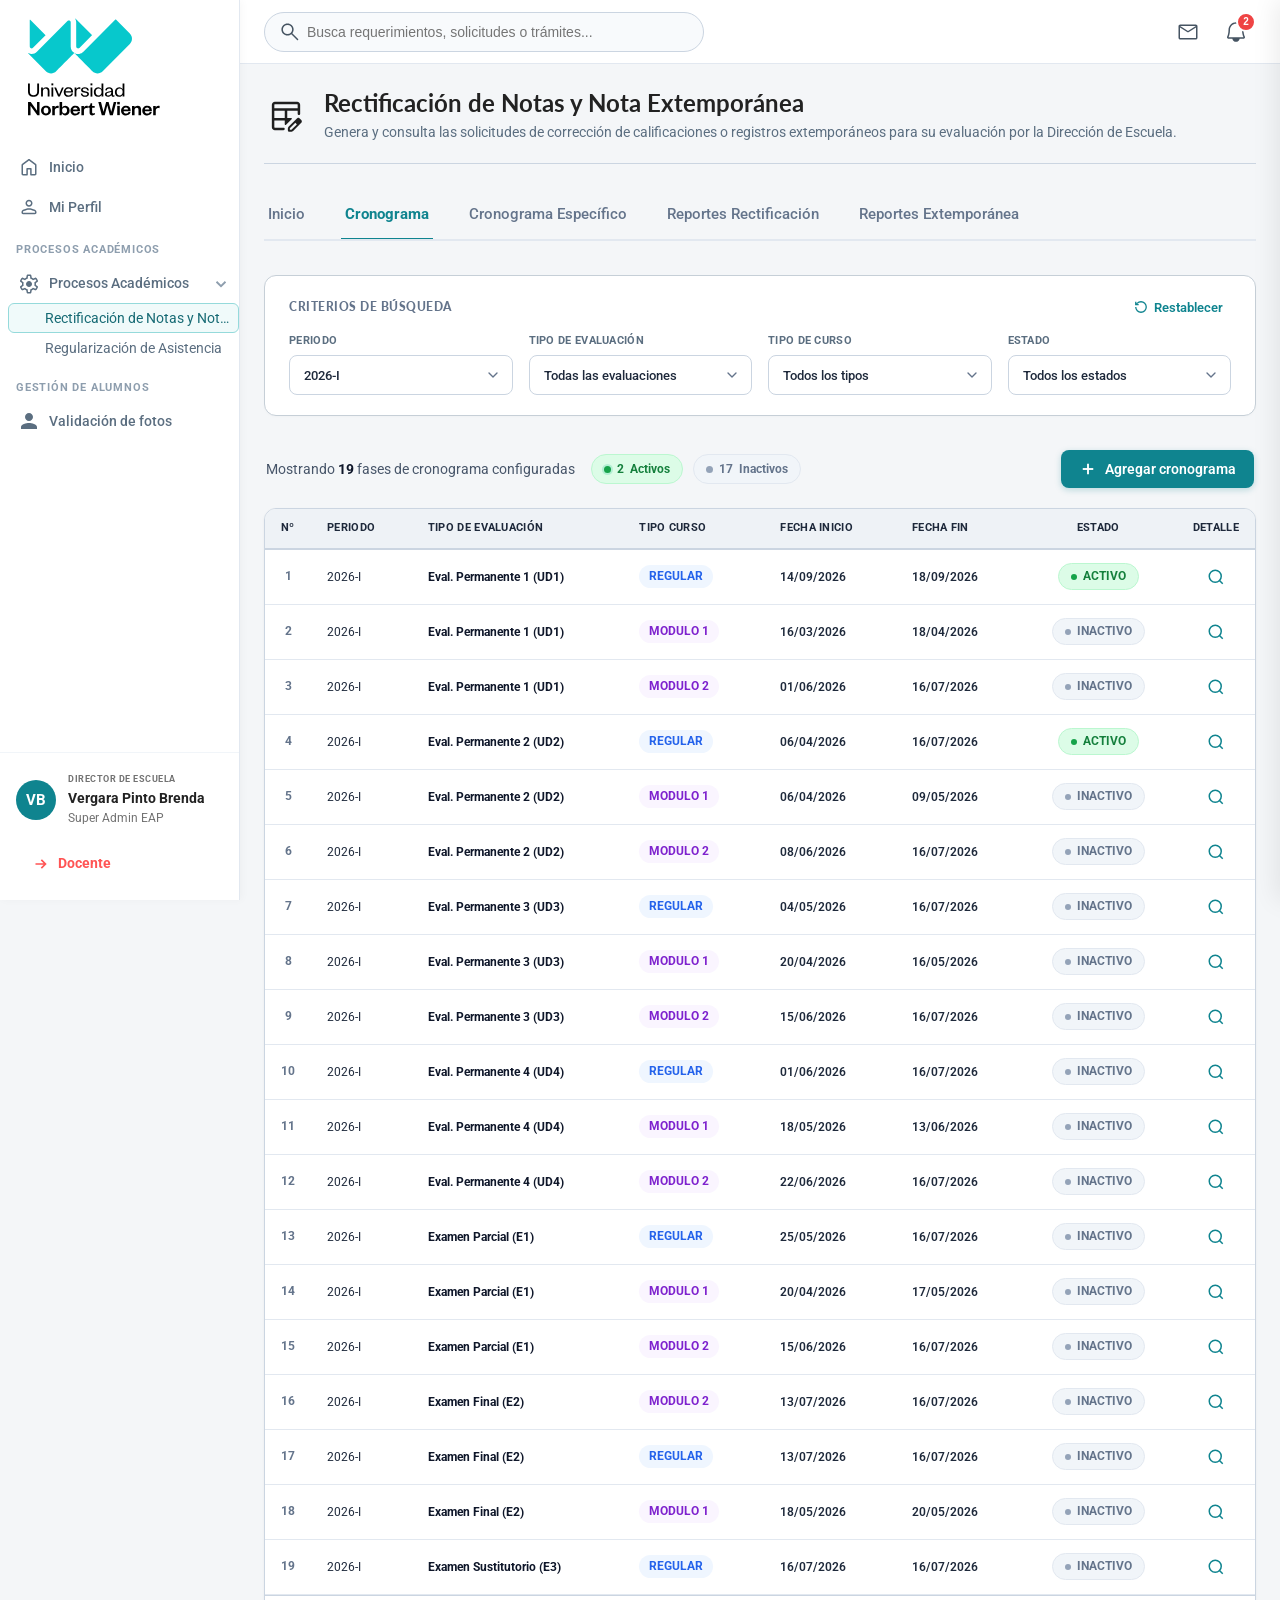
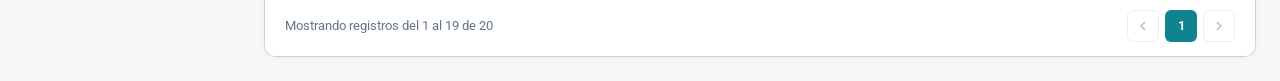
<file: cronograma-rectificacion.html>
<!DOCTYPE html>
<html lang="es">

<head>
  <meta charset="UTF-8">
  <meta name="viewport" content="width=device-width, initial-scale=1.0">
  <title>Cronograma de Rectificación de Notas - Administrador RRAA | Universidad Norbert Wiener</title>
  <link rel="preconnect" href="https://fonts.googleapis.com">
  <link rel="preconnect" href="https://fonts.gstatic.com" crossorigin>
  <link
    href="https://fonts.googleapis.com/css2?family=Lato:wght@400;700;900&family=Roboto:wght@400;500;700&display=swap"
    rel="stylesheet">
  <link rel="stylesheet" href="styles.css">
  <link rel="stylesheet" href="rectificacion-nota.css">
  <link rel="stylesheet" href="cronograma-rectificacion.css">
</head>

<body>

  <!-- ==========================================================================
       1. TOP SEARCH BAR (Look & Feel unificado Intranet Wiener)
       ========================================================================== -->
  <header class="top-search-bar" id="topSearchBar">
    <div class="top-bar-left-mobile">
      <button type="button" class="top-bar-burger-btn" id="topBarBurgerBtn" aria-label="Abrir Menú">
        <svg xmlns="http://www.w3.org/2000/svg" width="24" height="24" viewBox="0 0 24 24" fill="none"
          stroke="currentColor" stroke-width="2">
          <line x1="3" y1="12" x2="21" y2="12"></line>
          <line x1="3" y1="6" x2="21" y2="6"></line>
          <line x1="3" y1="18" x2="21" y2="18"></line>
        </svg>
      </button>
      <a href="rectificacion-nota.html" class="sidebar-logo-link" aria-label="Ir a Inicio">
        <svg xmlns="http://www.w3.org/2000/svg" width="171" height="32" viewBox="0 0 171 32" fill="none">
          <path
            d="M1.71813 17.3648C1.8067 17.4028 1.95853 17.4492 2.13989 17.4534C2.37186 17.4534 2.65444 17.3859 2.91594 17.1202L10.2841 9.74354L1.31745 0.806371C1.20779 0.696713 1.02222 0.77263 1.02222 0.928683V15.6482L1.03487 16.3357C1.03487 17.0063 1.51568 17.2762 1.72234 17.3606"
            fill="#07C8CC" />
          <path
            d="M27.0451 20.0389C25.7502 19.2671 24.9742 17.9048 24.9742 16.3527V2.2658C24.9742 1.5952 24.4934 1.32527 24.2867 1.24091C24.1981 1.20296 24.0463 1.15656 23.865 1.15234C23.633 1.15234 23.3504 1.21983 23.0847 1.48554L5.1977 19.3894C4.3626 20.2287 3.28289 20.6673 2.16943 20.6673C2.14413 20.6673 2.1146 20.6673 2.0893 20.6673C2.05978 20.6673 2.03447 20.6673 2.00495 20.6673C1.93325 20.6673 1.86576 20.6589 1.79406 20.6547C1.73502 20.6505 1.67597 20.642 1.61692 20.6336C1.58318 20.6294 1.54522 20.6252 1.51148 20.6167C1.45244 20.6083 1.38917 20.5957 1.33012 20.5872C1.33012 20.5872 1.33012 20.5872 1.32591 20.5872C1.04333 20.5324 0.760743 20.448 0.482379 20.3342C0.360068 20.2835 0.246192 20.2287 0.132316 20.1697C0.0395276 20.1233 -0.0448251 20.2414 0.0268747 20.3173L10.4571 30.7475C12.1273 32.4177 14.835 32.4177 16.501 30.7475C16.501 30.7475 27.0408 20.2076 27.0788 20.1697C27.1168 20.1317 27.1041 20.0769 27.0493 20.0431"
            fill="#07C8CC" />
          <path
            d="M28.1794 2.26562V12.0548L28.1921 12.2825V16.2977C28.1921 16.981 28.6813 17.2593 28.8922 17.3437C29.0778 17.4196 29.5122 17.5419 29.9382 17.2551C29.9846 17.2214 30.031 17.1834 30.0774 17.137L37.4076 9.80676C37.4371 9.77723 37.4371 9.73506 37.4076 9.70553L27.7323 0.0218392C27.6733 -0.0372077 27.5763 0.0344921 27.6185 0.106192C27.9812 0.743055 28.1794 1.47692 28.1794 2.2614"
            fill="#07C8CC" />
          <path
            d="M51.5663 0.781081C51.4018 0.616593 51.1319 0.616593 50.9632 0.781081L32.6839 19.0603L32.3929 19.364C32.2748 19.4821 32.1525 19.5875 32.026 19.6887C32.0175 19.6972 32.0049 19.7056 31.9922 19.7141C31.9501 19.7478 31.9121 19.7773 31.8699 19.8111C31.1192 20.3804 30.2293 20.6757 29.314 20.6757C28.7531 20.6757 28.1837 20.566 27.6354 20.3383C27.5131 20.2877 27.4119 20.2413 27.298 20.178C27.2136 20.1316 27.1335 20.2286 27.2263 20.3172C27.3149 20.4057 37.6565 30.7432 37.6565 30.7432C39.3225 32.4091 42.026 32.4091 43.692 30.7432L59.5503 14.8849C61.2415 13.1936 61.2415 10.4563 59.5503 8.76507L51.5663 0.781081Z"
            fill="#07C8CC" />
        </svg>
      </a>
    </div>

    <!-- Buscador versión escritorio -->
    <div class="top-bar-search-container">
      <div class="top-bar-search-icon">
        <svg xmlns="http://www.w3.org/2000/svg" width="24" height="24" viewBox="0 0 24 24" fill="none">
          <path
            d="M9.5193 15.6153C7.81164 15.6153 6.36547 15.023 5.1808 13.8385C3.9963 12.6538 3.40405 11.2077 3.40405 9.50002C3.40405 7.79235 3.9963 6.34618 5.1808 5.16152C6.36547 3.97702 7.81164 3.38477 9.5193 3.38477C11.227 3.38477 12.6731 3.97702 13.8578 5.16152C15.0423 6.34618 15.6346 7.79235 15.6346 9.50002C15.6346 10.2142 15.5147 10.8963 15.2751 11.5463C15.0352 12.1963 14.7153 12.7616 14.3153 13.2423L20.0693 18.9963C20.2078 19.1346 20.2786 19.3086 20.2818 19.5183C20.285 19.7279 20.2141 19.9052 20.0693 20.05C19.9245 20.1948 19.7488 20.2673 19.5423 20.2673C19.336 20.2673 19.1604 20.1948 19.0156 20.05L13.2616 14.296C12.7616 14.7088 12.1866 15.0319 11.5366 15.2653C10.8866 15.4986 10.2141 15.6153 9.5193 15.6153ZM9.5193 14.1155C10.8078 14.1155 11.8991 13.6683 12.7933 12.774C13.6876 11.8798 14.1348 10.7885 14.1348 9.50002C14.1348 8.21152 13.6876 7.12018 12.7933 6.22601C11.8991 5.33168 10.8078 4.88452 9.5193 4.88452C8.2308 4.88452 7.13947 5.33168 6.2453 6.22601C5.35097 7.12018 4.9038 8.21152 4.9038 9.50002C4.9038 10.7885 5.35097 11.8798 6.2453 12.774C7.13947 13.6683 8.2308 14.1155 9.5193 14.1155Z"
            fill="#465462" />
        </svg>
      </div>
      <input type="text" class="top-bar-search-input" id="desktopSearchInput"
        placeholder="Busca requerimientos, solicitudes o trámites...">
    </div>

    <!-- Acciones de la barra superior -->
    <div class="top-bar-right-actions">

      <button type="button" class="top-bar-action-btn mobile-search-btn" id="mobileSearchBtn" aria-label="Buscar">
        <svg xmlns="http://www.w3.org/2000/svg" width="24" height="24" viewBox="0 0 24 24" fill="none">
          <path
            d="M9.5193 15.6153C7.81164 15.6153 6.36547 15.023 5.1808 13.8385C3.9963 12.6538 3.40405 11.2077 3.40405 9.50002C3.40405 7.79235 3.9963 6.34618 5.1808 5.16152C6.36547 3.97702 7.81164 3.38477 9.5193 3.38477C11.227 3.38477 12.6731 3.97702 13.8578 5.16152C15.0423 6.34618 15.6346 7.79235 15.6346 9.50002C15.6346 10.2142 15.5147 10.8963 15.2751 11.5463C15.0352 12.1963 14.7153 12.7616 14.3153 13.2423L20.0693 18.9963C20.2078 19.1346 20.2786 19.3086 20.2818 19.5183C20.285 19.7279 20.2141 19.9052 20.0693 20.05C19.9245 20.1948 19.7488 20.2673 19.5423 20.2673C19.336 20.2673 19.1604 20.1948 19.0156 20.05L13.2616 14.296C12.7616 14.7088 12.1866 15.0319 11.5366 15.2653C10.8866 15.4986 10.2141 15.6153 9.5193 15.6153ZM9.5193 14.1155C10.8078 14.1155 11.8991 13.6683 12.7933 12.774C13.6876 11.8798 14.1348 10.7885 14.1348 9.50002C14.1348 8.21152 13.6876 7.12018 12.7933 6.22601C11.8991 5.33168 10.8078 4.88452 9.5193 4.88452C8.2308 4.88452 7.13947 5.33168 6.2453 6.22601C5.35097 7.12018 4.9038 8.21152 4.9038 9.50002C4.9038 10.7885 5.35097 11.8798 6.2453 12.774C7.13947 13.6683 8.2308 14.1155 9.5193 14.1155Z"
            fill="#465462" />
        </svg>
      </button>

      <button type="button" class="top-bar-action-btn" id="mailBtn" aria-label="Correo Institucional">
        <svg xmlns="http://www.w3.org/2000/svg" width="24" height="24" viewBox="0 0 24 24" fill="none">
          <path
            d="M4.30775 19.5C3.80258 19.5 3.375 19.325 3.025 18.975C2.675 18.625 2.5 18.1974 2.5 17.6923V6.30775C2.5 5.80258 2.675 5.375 3.025 5.025C3.375 4.675 3.80258 4.5 4.30775 4.5H19.6923C20.1974 4.5 20.625 4.675 20.975 5.025C21.325 5.375 21.5 5.80258 21.5 6.30775V17.6923C21.5 18.1974 21.325 18.625 20.975 18.975C20.625 19.325 20.1974 19.5 19.6923 19.5H4.30775ZM20 7.44225L12.4865 12.252C12.4097 12.2955 12.3302 12.3298 12.248 12.3548C12.166 12.3798 12.0833 12.3923 12 12.3923C11.9167 12.3923 11.834 12.3798 11.752 12.3548C11.6698 12.3298 11.5903 12.2955 11.5135 12.252L4 7.44225V17.6923C4 17.7821 4.02883 17.8558 4.0865 17.9135C4.14417 17.9712 4.21792 18 4.30775 18H19.6923C19.7821 18 19.8558 17.9712 19.9135 17.9135C19.9712 17.8558 20 17.7821 20 17.6923V7.44225ZM12 11L19.8462 6H4.15375L12 11ZM4 7.673V6.52975V6.5595V6.52775V7.673Z"
            fill="#465462" />
        </svg>
      </button>

      <button type="button" class="top-bar-action-btn" id="notificationBtn" aria-label="Notificaciones">
        <svg xmlns="http://www.w3.org/2000/svg" width="24" height="24" viewBox="0 0 24 24" fill="none">
          <path
            d="M20.7936 16.4944C20.2733 15.5981 19.4999 13.0622 19.4999 9.75C19.4999 7.76088 18.7097 5.85322 17.3032 4.4467C15.8967 3.04018 13.989 2.25 11.9999 2.25C10.0108 2.25 8.10311 3.04018 6.69659 4.4467C5.29007 5.85322 4.49989 7.76088 4.49989 9.75C4.49989 13.0631 3.72551 15.5981 3.2052 16.4944C3.07233 16.7222 3.00189 16.9811 3.00099 17.2449C3.00008 17.5086 3.06874 17.768 3.20005 17.9967C3.33135 18.2255 3.52065 18.4156 3.74886 18.5478C3.97708 18.6801 4.23613 18.7498 4.49989 18.75H8.32583C8.49886 19.5967 8.95904 20.3577 9.62852 20.9042C10.298 21.4507 11.1357 21.7492 11.9999 21.7492C12.8641 21.7492 13.7018 21.4507 14.3713 20.9042C15.0407 20.3577 15.5009 19.5967 15.674 18.75H19.4999C19.7636 18.7496 20.0225 18.6798 20.2506 18.5475C20.4787 18.4151 20.6678 18.225 20.799 17.9963C20.9302 17.7676 20.9988 17.5083 20.9979 17.2446C20.9969 16.9809 20.9265 16.7222 20.7936 16.4944ZM4.49989 17.25C5.22177 16.0088 5.99989 13.1325 5.99989 9.75C5.99989 8.1587 6.63203 6.63258 7.75725 5.50736C8.88247 4.38214 10.4086 3.75 11.9999 3.75C13.5912 3.75 15.1173 4.38214 16.2425 5.50736C17.3677 6.63258 17.9999 8.1587 17.9999 9.75C17.9999 13.1297 18.7761 16.0059 19.4999 17.25H4.49989Z"
            fill="#465462" />
        </svg>
        <span class="top-bar-badge" id="notificationBadge">2</span>
      </button>
    </div>

    <!-- Overlay de Búsqueda Móvil -->
    <div class="mobile-search-overlay" id="mobileSearchOverlay">
      <div class="mobile-search-input-wrapper">
        <svg xmlns="http://www.w3.org/2000/svg" width="24" height="24" viewBox="0 0 24 24" fill="none">
          <path
            d="M9.5193 15.6153C7.81164 15.6153 6.36547 15.023 5.1808 13.8385C3.9963 12.6538 3.40405 11.2077 3.40405 9.50002C3.40405 7.79235 3.9963 6.34618 5.1808 5.16152C6.36547 3.97702 7.81164 3.38477 9.5193 3.38477C11.227 3.38477 12.6731 3.97702 13.8578 5.16152C15.0423 6.34618 15.6346 7.79235 15.6346 9.50002C15.6346 10.2142 15.5147 10.8963 15.2751 11.5463C15.0352 12.1963 14.7153 12.7616 14.3153 13.2423L20.0693 18.9963C20.2078 19.1346 20.2786 19.3086 20.2818 19.5183C20.285 19.7279 20.2141 19.9052 20.0693 20.05C19.9245 20.1948 19.7488 20.2673 19.5423 20.2673C19.336 20.2673 19.1604 20.1948 19.0156 20.05L13.2616 14.296C12.7616 14.7088 12.1866 15.0319 11.5366 15.2653C10.8866 15.4986 10.2141 15.6153 9.5193 15.6153ZM9.5193 14.1155C10.8078 14.1155 11.8991 13.6683 12.7933 12.774C13.6876 11.8798 14.1348 10.7885 14.1348 9.50002C14.1348 8.21152 13.6876 7.12018 12.7933 6.22601C11.8991 5.33168 10.8078 4.88452 9.5193 4.88452C8.2308 4.88452 7.13947 5.33168 6.2453 6.22601C5.35097 7.12018 4.9038 8.21152 4.9038 9.50002C4.9038 10.7885 5.35097 11.8798 6.2453 12.774C7.13947 13.6683 8.2308 14.1155 9.5193 14.1155Z"
            fill="#465462" />
        </svg>
        <input type="text" class="mobile-search-input" id="mobileSearchInput" placeholder="Buscar en la intranet...">
      </div>
      <button type="button" class="mobile-search-close-btn" id="mobileSearchCloseBtn" aria-label="Cerrar Búsqueda">
        <svg xmlns="http://www.w3.org/2000/svg" width="24" height="24" viewBox="0 0 24 24" fill="none">
          <path
            d="M12 13.4L7.10005 18.3C6.91672 18.4834 6.68338 18.575 6.40005 18.575C6.11672 18.575 5.88338 18.4834 5.70005 18.3C5.51672 18.1167 5.42505 17.8834 5.42505 17.6C5.42505 17.3167 5.51672 17.0834 5.70005 16.9L10.6 12L5.70005 7.10005C5.51672 6.91672 5.42505 6.68338 5.42505 6.40005C5.42505 6.11672 5.51672 5.88338 5.70005 5.70005C5.88338 5.51672 6.11672 5.42505 6.40005 5.42505C6.68338 5.42505 6.91672 5.51672 7.10005 5.70005L12 10.6L16.9 5.70005C17.0834 5.51672 17.3167 5.42505 17.6 5.42505C17.8834 5.42505 18.1167 5.51672 18.3 5.70005C18.4834 5.88338 18.575 6.11672 18.575 6.40005C18.575 6.68338 18.4834 6.91672 18.3 7.10005L13.4 12L18.3 16.9C18.4834 17.0834 18.575 17.3167 18.575 17.6C18.575 17.8834 18.4834 18.1167 18.3 18.3C18.1167 18.4834 17.8834 18.575 17.6 18.575C17.3167 18.575 17.0834 18.4834 16.9 18.3L12 13.4Z"
            fill="#404040" />
        </svg>
      </button>
    </div>
  </header>

  <!-- ==========================================================================
       2. BARRA LATERAL FIJA ADMIN (Sidebar - 240px reutilizado de delegados.html)
       ========================================================================== -->
  <aside class="sidebar-navbar" id="sidebarNavbar">
    <div class="sidebar-header">
      <a href="rectificacion-nota.html" class="sidebar-logo-link"
        title="Universidad Norbert Wiener - Portal Administrativo">
        <svg class="sidebar-logo-desktop" xmlns="http://www.w3.org/2000/svg" width="178" height="104"
          viewBox="0 0 178 104" fill="none">
          <path
            d="M10.9381 30.2706C11.0895 30.3358 11.3492 30.4154 11.6593 30.4227C12.0559 30.4227 12.5392 30.3068 12.9863 29.8507L25.586 17.1869L10.2529 1.84418C10.0654 1.65593 9.74805 1.78626 9.74805 2.05416V27.3237L9.76968 28.5039C9.76968 29.6552 10.5919 30.1186 10.9453 30.2634"
            fill="#07C8CC" />
          <path
            d="M54.2472 34.8612C52.0331 33.5362 50.706 31.1975 50.706 28.533V4.3495C50.706 3.19825 49.8838 2.73485 49.5304 2.59004C49.379 2.52488 49.1194 2.44523 48.8092 2.43799C48.4126 2.43799 47.9293 2.55384 47.475 3.00999L16.8881 33.7462C15.4601 35.187 13.6138 35.9401 11.7097 35.9401C11.6665 35.9401 11.616 35.9401 11.5727 35.9401C11.5222 35.9401 11.479 35.9401 11.4285 35.9401C11.3059 35.9401 11.1905 35.9256 11.0679 35.9183C10.9669 35.9111 10.8659 35.8966 10.7649 35.8821C10.7073 35.8749 10.6423 35.8677 10.5846 35.8532C10.4837 35.8387 10.3755 35.817 10.2745 35.8025C10.2745 35.8025 10.2745 35.8025 10.2673 35.8025C9.78409 35.7084 9.30088 35.5636 8.82487 35.3681C8.61572 35.2812 8.42099 35.187 8.22626 35.0857C8.06759 35.006 7.92335 35.2088 8.04596 35.3391L25.8817 53.245C28.7377 56.1123 33.3679 56.1123 36.2168 53.245C36.2168 53.245 54.24 35.1508 54.3049 35.0857C54.3698 35.0205 54.3482 34.9264 54.2544 34.8685"
            fill="#07C8CC" />
          <path
            d="M56.1871 4.34943V21.1548L56.2087 21.5458V28.4388C56.2087 29.6117 57.0453 30.0896 57.4059 30.2344C57.7233 30.3648 58.4661 30.5747 59.1945 30.0824C59.2739 30.0824 59.3532 29.9593 59.4325 29.8796L71.9673 17.2956C72.0178 17.2449 72.0178 17.1725 71.9673 17.1218L55.4226 0.497453C55.3216 0.396085 55.1557 0.519175 55.2278 0.642264C55.8481 1.73559 56.1871 2.99545 56.1871 4.34219"
            fill="#07C8CC" />
          <path
            d="M96.1783 1.80065C95.897 1.51827 95.4354 1.51827 95.147 1.80065L63.8893 33.1812L63.3917 33.7026C63.1898 33.9053 62.9806 34.0863 62.7642 34.2601C62.7498 34.2746 62.7282 34.289 62.7065 34.3035C62.6344 34.3615 62.5695 34.4121 62.4974 34.4701C61.2136 35.4475 59.6919 35.9544 58.1268 35.9544C57.1676 35.9544 56.1939 35.7661 55.2564 35.3751C55.0472 35.2882 54.8741 35.2086 54.6794 35.1C54.5351 35.0203 54.3981 35.1869 54.5568 35.3389C54.7082 35.491 72.3925 53.2376 72.3925 53.2376C75.2413 56.0976 79.8643 56.0976 82.7131 53.2376L109.831 26.0131C112.723 23.1096 112.723 18.4105 109.831 15.507L96.1783 1.80065Z"
            fill="#07C8CC" />
          <path
            d="M13.5131 78.8704C16.5825 78.8704 19.0441 77.4224 19.0441 73.563V65.3955H17.2083V73.5989C17.2083 76.0941 15.8912 77.3327 13.5131 77.3327C11.135 77.3327 9.85955 76.0941 9.85955 73.575V65.3955H8V73.5571C8 77.4164 10.4436 78.8645 13.5131 78.8645"
            fill="black" />
          <path
            d="M22.9063 73.3475C22.9063 71.6662 24.0327 70.5771 25.4572 70.5771C26.8817 70.5771 27.7042 71.5405 27.7042 73.0723V78.613H29.4982V72.9227C29.4982 70.7806 28.5028 69.189 26.0413 69.189C24.6347 69.189 23.3593 69.9668 22.9063 71.0798V69.4403H21.1123V78.613H22.9063V73.3475Z"
            fill="black" />
          <path d="M33.2829 65.3955H31.4233V67.3701H33.2829V65.3955Z" fill="black" />
          <path d="M33.2588 69.4463H31.4648V78.6191H33.2588V69.4463Z" fill="black" />
          <path
            d="M39.8569 78.6131L43.7488 69.4463H41.9965L39.1238 76.4949H39.0344L36.096 69.4463H34.2126L38.1046 78.6131H39.8569Z"
            fill="black" />
          <path
            d="M48.5887 78.8703C50.9429 78.8703 52.5223 77.6078 52.9992 75.5315L51.5091 75.364C51.1217 76.7701 50.1919 77.5061 48.6125 77.5061C46.9258 77.5061 45.6086 76.2495 45.5192 74.4605H53.0409V73.7664C53.0409 71.2712 51.5091 69.189 48.5052 69.189C45.7815 69.189 43.7312 71.2653 43.7312 74.1613C43.7312 77.0573 45.7874 78.8644 48.5946 78.8644M48.4993 70.5173C50.2933 70.5173 51.1336 71.8636 51.1992 73.3296H45.5609C45.7755 71.8217 46.7947 70.5173 48.4993 70.5173Z"
            fill="black" />
          <path
            d="M56.3841 73.7664C56.3841 72.0012 57.3973 70.8045 58.7622 70.8045C59.3462 70.8045 59.7158 70.9122 60.2343 71.1815L60.4071 69.6078C60.0853 69.3326 59.6502 69.189 59.0661 69.189C57.7072 69.189 56.7298 70.26 56.3841 71.3071V69.4403H54.5901V78.613H56.3841V73.7664Z"
            fill="black" />
          <path
            d="M65.1094 77.59C63.4883 77.59 62.475 76.8361 62.3022 75.4299L60.7883 75.5316C60.9612 77.7994 62.7552 78.8705 65.1094 78.8705C67.3146 78.8705 68.9775 77.8832 68.9775 76.0582C68.9775 74.4008 67.851 73.7067 65.9498 73.3955L64.1796 73.1203C63.2081 72.9527 62.7313 72.5758 62.7313 71.8398C62.7313 71.0021 63.5061 70.4755 64.6982 70.4755C66.2955 70.4755 67.1835 71.1278 67.3981 72.5339L68.8464 72.4501C68.6735 70.3319 67.2014 69.1951 64.6982 69.1951C62.5168 69.1951 61.0685 70.326 61.0685 72.0073C61.0685 73.581 62.1294 74.317 63.8995 74.5862L65.4968 74.8615C66.665 75.0709 67.2908 75.3641 67.2908 76.2257C67.2908 77.1472 66.361 77.59 65.1094 77.59Z"
            fill="black" />
          <path d="M72.3396 69.4463H70.5457V78.6191H72.3396V69.4463Z" fill="black" />
          <path d="M72.3635 65.3955H70.5039V67.3701H72.3635V65.3955Z" fill="black" />
          <path
            d="M81.5417 76.7044V78.6132H83.3357V65.3955H81.5417V71.3791C81.1066 70.2482 79.9206 69.1951 78.1504 69.1951C75.3432 69.1951 73.8293 71.3372 73.8293 74.0417C73.8293 76.7463 75.3432 78.8704 78.1504 78.8704C79.9206 78.8704 81.1126 77.8413 81.5417 76.7104M75.665 74.0417C75.665 71.9415 76.7021 70.6012 78.5617 70.6012C80.2722 70.6012 81.5656 71.774 81.5656 73.7725V74.299C81.5656 76.3155 80.2722 77.4882 78.5617 77.4882C76.7021 77.4882 75.665 76.1479 75.665 74.0477"
            fill="black" />
          <path
            d="M88.7115 73.4313C86.4407 73.8741 84.9089 74.5861 84.9089 76.3273C84.9089 77.901 86.095 78.8644 87.9367 78.8644C89.4684 78.8644 90.8094 78.0685 91.328 76.9975C91.4352 78.0865 92.1266 78.8045 93.0981 78.8045C93.8312 78.8045 94.2246 78.5712 94.5464 78.26V77.3146C94.2901 77.4642 93.9385 77.524 93.7239 77.524C93.271 77.524 92.9908 77.2907 92.9908 76.812V72.6953C92.9908 70.3677 91.5842 69.189 89.2062 69.189C86.9771 69.189 85.5765 70.4515 85.2069 72.1688L86.8042 72.3782C87.0844 71.3071 87.8175 70.5293 89.1823 70.5293C90.5472 70.5293 91.2564 71.3071 91.2564 72.5637V72.9227L88.7055 73.4253L88.7115 73.4313ZM91.2624 74.5263C91.2624 76.3752 89.9869 77.5899 88.3241 77.5899C87.2453 77.5899 86.7029 77.0035 86.7029 76.2256C86.7029 75.1127 87.6506 74.8374 89.1466 74.5263L91.2624 74.0835V74.5263Z"
            fill="black" />
          <path
            d="M99.2019 78.8704C100.972 78.8704 102.164 77.8413 102.593 76.7104V78.6191H104.387V65.3955H102.593V71.3791C102.164 70.2482 100.972 69.1951 99.2019 69.1951C96.3947 69.1951 94.8809 71.3372 94.8809 74.0417C94.8809 76.7463 96.3947 78.8704 99.2019 78.8704ZM99.6132 70.6012C101.318 70.6012 102.617 71.774 102.617 73.7725V74.299C102.617 76.3155 101.318 77.4882 99.6132 77.4882C97.7536 77.4882 96.7166 76.1479 96.7166 74.0477C96.7166 71.9475 97.7536 70.6072 99.6132 70.6072"
            fill="black" />
          <path
            d="M17.0415 92.7403L10.688 83.9265H8.04175V97.1442H10.5152V87.8278L17.3812 97.1442H19.5149V83.9265H17.0415V92.7403Z"
            fill="black" />
          <path
            d="M25.9879 87.6362C23.0853 87.6362 21.041 89.6527 21.041 92.5248C21.041 95.3969 23.0853 97.3954 25.9879 97.3954C28.8905 97.3954 30.9586 95.4029 30.9586 92.5248C30.9586 89.6467 28.9143 87.6362 25.9879 87.6362ZM25.9879 95.4866C24.4323 95.4866 23.6217 94.272 23.6217 92.5248C23.6217 90.7776 24.4323 89.545 25.9879 89.545C27.5435 89.545 28.3779 90.7596 28.3779 92.5248C28.3779 94.2899 27.5673 95.4866 25.9879 95.4866Z"
            fill="black" />
          <path
            d="M38.5635 90.3647L38.7542 88.0132C38.48 87.7798 38.0092 87.6362 37.431 87.6362C36.1317 87.6362 35.1483 88.5996 34.8086 89.6527V87.8875H32.2517V97.1441H34.8086V92.5667C34.8086 90.8853 35.7026 89.9638 37.0258 89.9638C37.6456 89.9638 38.0688 90.0895 38.5635 90.3647Z"
            fill="black" />
          <path
            d="M45.3761 87.6364C43.6894 87.6364 42.5629 88.5399 42.1338 89.6708V83.9207H39.5769V97.1443H41.5378L42.0086 95.3612C42.4974 96.516 43.6953 97.3956 45.3344 97.3956C48.1475 97.3956 49.6197 95.2535 49.6197 92.525C49.6197 89.7965 48.1475 87.6364 45.3761 87.6364ZM44.5834 95.427C43.1351 95.427 42.1099 94.3978 42.1099 92.6985V92.3395C42.1099 90.6581 43.1351 89.611 44.5834 89.611C46.2045 89.611 47.033 90.7658 47.033 92.531C47.033 94.2961 46.1986 95.427 44.5834 95.427Z"
            fill="black" />
          <path
            d="M57.886 93.913C57.5224 94.9601 56.7774 95.4866 55.5198 95.4866C54.1311 95.4866 53.0464 94.5233 52.9629 93.159H60.0197V92.2555C60.0197 89.7365 58.4402 87.6362 55.3708 87.6362C52.5576 87.6362 50.4478 89.7365 50.4478 92.6504C50.4478 95.5644 52.5398 97.3954 55.4364 97.3954C57.8442 97.3954 59.4654 96.1807 59.9601 94.1224L57.8919 93.913H57.886ZM55.347 89.4851C56.7774 89.4851 57.439 90.5143 57.5224 91.5854H52.9987C53.2311 90.4305 53.9404 89.4851 55.347 89.4851Z"
            fill="black" />
          <path
            d="M66.1649 89.9699C66.7848 89.9699 67.2079 90.0956 67.7026 90.3708L67.8933 88.0193C67.6192 87.7859 67.1483 87.6423 66.5702 87.6423C65.2709 87.6423 64.2875 88.6057 63.9478 89.6588V87.8936H61.3909V97.1502H63.9478V92.5728C63.9478 90.8914 64.8418 89.9699 66.1649 89.9699Z"
            fill="black" />
          <path
            d="M72.1303 94.2302V89.6528H74.6872V87.8876H72.1303V85.3267H70.5747L70.2767 86.5832C70.0621 87.4448 69.8058 87.9056 68.888 88.0552L68.2502 88.1629V89.6528H69.5913V94.7926C69.5913 96.7672 70.8071 97.3955 72.2554 97.3955C73.4057 97.3955 74.1746 97.1023 74.86 96.5997V94.9422C74.3057 95.1935 73.7693 95.385 73.2627 95.385C72.4938 95.385 72.1303 95.026 72.1303 94.2302Z"
            fill="black" />
          <path
            d="M93.7541 83.9265L91.2986 93.6617H91.2151L88.5927 83.9265H86.1371L83.5385 93.6438H83.4551L80.9817 83.9265H78.3115L81.7922 97.1442H84.7127L87.2695 87.6184H87.353L89.892 97.1442H92.8363L96.311 83.9265H93.7541Z"
            fill="black" />
          <path d="M99.8033 83.9207H97.1809V86.3739H99.8033V83.9207Z" fill="black" />
          <path d="M99.7854 87.8877H97.2285V97.1442H99.7854V87.8877Z" fill="black" />
          <path
            d="M105.978 87.6362C103.165 87.6362 101.055 89.7365 101.055 92.6504C101.055 95.5644 103.147 97.3954 106.044 97.3954C108.452 97.3954 110.073 96.1807 110.562 94.1224L108.493 93.913C108.13 94.9601 107.385 95.4866 106.127 95.4866C104.739 95.4866 103.654 94.5233 103.57 93.159H110.627V92.2555C110.627 89.7365 109.048 87.6362 105.978 87.6362ZM103.612 91.5854C103.845 90.4305 104.548 89.4851 105.96 89.4851C107.373 89.4851 108.052 90.5143 108.136 91.5854H103.618H103.612Z"
            fill="black" />
          <path
            d="M114.555 92.1957C114.555 90.64 115.366 89.6347 116.665 89.6347C117.964 89.6347 118.501 90.4545 118.501 91.8786V97.1441H121.058V91.37C121.058 89.3116 120.14 87.6362 117.625 87.6362C116.218 87.6362 115.026 88.3483 114.555 89.4014V87.8875H111.998V97.1441H114.555V92.1897V92.1957Z"
            fill="black" />
          <path
            d="M127.243 97.3954C129.651 97.3954 131.272 96.1807 131.767 94.1224L129.699 93.913C129.335 94.9601 128.59 95.4866 127.333 95.4866C125.95 95.4866 124.859 94.5233 124.776 93.159H131.833V92.2555C131.833 89.7365 130.253 87.6362 127.184 87.6362C124.371 87.6362 122.261 89.7365 122.261 92.6504C122.261 95.5644 124.353 97.3954 127.249 97.3954M127.16 89.4851C128.59 89.4851 129.252 90.5143 129.335 91.5854H124.812C125.044 90.4305 125.753 89.4851 127.16 89.4851Z"
            fill="black" />
          <path
            d="M135.755 92.5728C135.755 90.8914 136.649 89.9699 137.972 89.9699C138.592 89.9699 139.015 90.0956 139.51 90.3708L139.701 88.0193C139.427 87.7859 138.956 87.6423 138.378 87.6423C137.078 87.6423 136.095 88.6057 135.755 89.6588V87.8936H133.198V97.1502H135.755V92.5728Z"
            fill="black" />
        </svg>
      </a>
      <button type="button" class="sidebar-close-btn" id="sidebarCloseBtn" aria-label="Cerrar Menú">
        <svg xmlns="http://www.w3.org/2000/svg" width="24" height="24" viewBox="0 0 24 24" fill="none">
          <path
            d="M12 13.4L7.10005 18.3C6.91672 18.4834 6.68338 18.575 6.40005 18.575C6.11672 18.575 5.88338 18.4834 5.70005 18.3C5.51672 18.1167 5.42505 17.8834 5.42505 17.6C5.42505 17.3167 5.51672 17.0834 5.70005 16.9L10.6 12L5.70005 7.10005C5.51672 6.91672 5.42505 6.68338 5.42505 6.40005C5.42505 6.11672 5.51672 5.88338 5.70005 5.70005C5.88338 5.51672 6.11672 5.42505 6.40005 5.42505C6.68338 5.42505 6.91672 5.51672 7.10005 5.70005L12 10.6L16.9 5.70005C17.0834 5.51672 17.3167 5.42505 17.6 5.42505C17.8834 5.42505 18.1167 5.51672 18.3 5.70005C18.4834 5.88338 18.575 6.11672 18.575 6.40005C18.575 6.68338 18.4834 6.91672 18.3 7.10005L13.4 12L18.3 16.9C18.4834 17.0834 18.575 17.3167 18.575 17.6C18.575 17.8834 18.4834 18.1167 18.3 18.3C18.1167 18.4834 17.8834 18.575 17.6 18.575C17.3167 18.575 17.0834 18.4834 16.9 18.3L12 13.4Z"
            fill="#404040" />
        </svg>
      </button>
    </div>

    <div class="sidebar-nav-container">
      <nav>
        <ul class="sidebar-menu-list">

          <!-- 1. Enlace Inicio -->
          <li class="sidebar-menu-item">
            <a href="rectificacion-nota.html" class="sidebar-menu-link">
              <span class="sidebar-icon-box" aria-hidden="true">
                <svg xmlns="http://www.w3.org/2000/svg" width="24" height="24" viewBox="0 0 24 24" fill="none">
                  <path
                    d="M6 19H9.34625V13.9615C9.34625 13.7055 9.43283 13.4908 9.606 13.3175C9.77933 13.1443 9.994 13.0578 10.25 13.0578H13.75C14.006 13.0578 14.2207 13.1443 14.394 13.3175C14.5672 13.4908 14.6538 13.7055 14.6538 13.9615V19H18V10.1538C18 10.1026 17.9888 10.0562 17.9663 10.0145C17.9439 9.97284 17.9135 9.93592 17.875 9.90376L12.1828 5.625C12.1314 5.58017 12.0705 5.55775 12 5.55775C11.9295 5.55775 11.8686 5.58017 11.8173 5.625L6.125 9.90376C6.0865 9.93592 6.05608 9.97284 6.03375 10.0145C6.01125 10.0562 6 10.1026 6 10.1538V19ZM4.5 19V10.1538C4.5 9.86759 4.564 9.59651 4.692 9.34051C4.82017 9.08434 4.99717 8.87342 5.223 8.70776L10.9155 4.41926C11.2313 4.17826 11.5923 4.05775 11.9985 4.05775C12.4047 4.05775 12.7667 4.17826 13.0845 4.41926L18.777 8.70776C19.0028 8.87342 19.1798 9.08434 19.308 9.34051C19.436 9.59651 19.5 9.86759 19.5 10.1538V19C19.5 19.409 19.3523 19.7613 19.0568 20.0568C18.7613 20.3523 18.409 20.5 18 20.5H14.0577C13.8016 20.5 13.5869 20.4133 13.4137 20.24C13.2404 20.0668 13.1538 19.8522 13.1538 19.596V14.5578H10.8463V19.596C10.8463 19.8522 10.7596 20.0668 10.5863 20.24C10.4131 20.4133 10.1984 20.5 9.94225 20.5H6C5.591 20.5 5.23875 20.3523 4.94325 20.0568C4.64775 19.7613 4.5 19.409 4.5 19Z"
                    fill="#5B6E80" />
                </svg>
              </span>
              <span class="text">Inicio</span>
            </a>
          </li>

          <!-- 2. Enlace Mi Perfil -->
          <li class="sidebar-menu-item">
            <a href="#" class="sidebar-menu-link">
              <span class="sidebar-icon-box" aria-hidden="true">
                <svg xmlns="http://www.w3.org/2000/svg" width="24" height="24" viewBox="0 0 24 24" fill="none">
                  <path
                    d="M12 11.6922C11.0375 11.6922 10.2136 11.3496 9.52825 10.6642C8.84275 9.97875 8.5 9.15475 8.5 8.19225C8.5 7.22975 8.84275 6.40583 9.52825 5.7205C10.2136 5.035 11.0375 4.69225 12 4.69225C12.9625 4.69225 13.7864 5.035 14.4718 5.7205C15.1573 6.40583 15.5 7.22975 15.5 8.19225C15.5 9.15475 15.1573 9.97875 14.4718 10.6642C13.7864 11.3496 12.9625 11.6922 12 11.6922ZM4.5 17.7885V17.0845C4.5 16.5948 4.633 16.1413 4.899 15.724C5.165 15.3067 5.5205 14.9858 5.9655 14.7615C6.95383 14.277 7.95092 13.9136 8.95675 13.6712C9.96258 13.4289 10.977 13.3077 12 13.3077C13.023 13.3077 14.0374 13.4289 15.0433 13.6712C16.0491 13.9136 17.0462 14.277 18.0345 14.7615C18.4795 14.9858 18.835 15.3067 19.101 15.724C19.367 16.1413 19.5 16.5948 19.5 17.0845V17.7885C19.5 18.2102 19.3523 18.5688 19.0568 18.8645C18.7613 19.16 18.4026 19.3077 17.9808 19.3077H6.01925C5.59742 19.3077 5.23875 19.16 4.94325 18.8645C4.64775 18.5688 4.5 18.2102 4.5 17.7885ZM6 17.8077H18V17.0845C18 16.882 17.9413 16.6945 17.824 16.522C17.7067 16.3497 17.5474 16.209 17.3462 16.1C16.4846 15.6757 15.6061 15.3542 14.7107 15.1355C13.8153 14.917 12.9117 14.8077 12 14.8077C11.0883 14.8077 10.1848 14.917 9.28925 15.1355C8.39392 15.3542 7.51542 15.6757 6.65375 16.1C6.45258 16.209 6.29333 16.3497 6.176 16.522C6.05867 16.6945 6 16.882 6 17.0845V17.8077ZM12 10.1922C12.55 10.1922 13.0208 9.99641 13.4125 9.60475C13.8042 9.21308 14 8.74225 14 8.19225C14 7.64225 13.8042 7.17141 13.4125 6.77975C13.0208 6.38808 12.55 6.19225 12 6.19225C11.45 6.19225 10.9792 6.38808 10.5875 6.77975C10.1958 7.17141 10 7.64225 10 8.19225C10 8.74225 10.1958 9.21308 10.5875 9.60475C10.9792 9.99641 11.45 10.1922 12 10.1922Z"
                    fill="#5B6E80" />
                </svg>
              </span>
              <span class="text">Mi Perfil</span>
            </a>
          </li>

          <!-- 3. Grupo: PROCESOS ACADÉMICOS -->
          <li class="sidebar-category-title">Procesos Académicos</li>

          <li class="sidebar-menu-item open">
            <a href="#" class="sidebar-menu-link">
              <span class="sidebar-icon-box" aria-hidden="true">
                <svg xmlns="http://www.w3.org/2000/svg" width="24" height="24" viewBox="0 0 24 24" fill="none">
                  <path
                    d="M10.8922 21.5C10.5512 21.5 10.2567 21.3868 10.0087 21.1605C9.76058 20.9343 9.60958 20.6558 9.55574 20.325L9.31149 18.4538C9.04366 18.3641 8.76899 18.2385 8.48749 18.077C8.20616 17.9153 7.95458 17.7423 7.73274 17.5577L5.99999 18.2943C5.68583 18.4328 5.37016 18.4462 5.05299 18.3345C4.73566 18.223 4.48916 18.0205 4.31349 17.727L3.18649 15.773C3.01083 15.4795 2.96024 15.1689 3.03474 14.8413C3.10908 14.5138 3.27958 14.2436 3.54624 14.0308L5.04424 12.9058C5.02124 12.7571 5.00491 12.6077 4.99524 12.4578C4.98558 12.3077 4.98074 12.1583 4.98074 12.0095C4.98074 11.8673 4.98558 11.7228 4.99524 11.576C5.00491 11.4292 5.02124 11.2686 5.04424 11.0943L3.54624 9.96925C3.27958 9.75642 3.11066 9.48458 3.03949 9.15375C2.96833 8.82308 3.02058 8.51092 3.19624 8.21725L4.31349 6.29225C4.48916 6.00508 4.73566 5.80417 5.05299 5.6895C5.37016 5.57467 5.68583 5.5865 5.99999 5.725L7.72299 6.452C7.96416 6.261 8.22158 6.08633 8.49524 5.928C8.76891 5.76967 9.03783 5.64242 9.30199 5.54625L9.55574 3.675C9.60958 3.34417 9.76058 3.06567 10.0087 2.8395C10.2567 2.61317 10.5512 2.5 10.8922 2.5H13.1077C13.4487 2.5 13.7432 2.61317 13.9912 2.8395C14.2394 3.06567 14.3904 3.34417 14.4442 3.675L14.6885 5.55575C14.9885 5.66475 15.2599 5.792 15.5027 5.9375C15.7457 6.083 15.991 6.2545 16.2385 6.452L18.0097 5.725C18.3237 5.5865 18.6394 5.57467 18.9567 5.6895C19.2741 5.80417 19.5205 6.00508 19.696 6.29225L20.8135 8.227C20.9892 8.5205 21.0397 8.83108 20.9652 9.15875C20.8909 9.48625 20.7204 9.75642 20.4537 9.96925L18.9172 11.123C18.9531 11.2845 18.9727 11.4355 18.976 11.576C18.9792 11.7163 18.9807 11.8577 18.9807 12C18.9807 12.1358 18.9775 12.274 18.971 12.4145C18.9647 12.5548 18.9417 12.7154 18.902 12.8963L20.4095 14.0308C20.6762 14.2436 20.8483 14.5138 20.926 14.8413C21.0035 15.1689 20.9544 15.4795 20.7787 15.773L19.646 17.7172C19.4705 18.0109 19.2225 18.2135 18.902 18.325C18.5815 18.4365 18.2642 18.423 17.95 18.2845L16.2385 17.548C15.991 17.7455 15.7384 17.9202 15.4807 18.072C15.2231 18.224 14.959 18.3481 14.6885 18.4443L14.4442 20.325C14.3904 20.6558 14.2394 20.9343 13.9912 21.1605C13.7432 21.3868 13.4487 21.5 13.1077 21.5H10.8922ZM11 20H12.9655L13.325 17.3212C13.8353 17.1879 14.3017 16.9985 14.724 16.753C15.1465 16.5073 15.5539 16.1916 15.9462 15.8057L18.4307 16.85L19.4155 15.15L17.2462 13.5155C17.3296 13.2565 17.3862 13.0026 17.4162 12.7537C17.4464 12.5051 17.4615 12.2538 17.4615 12C17.4615 11.7397 17.4464 11.4884 17.4162 11.2463C17.3862 11.0039 17.3296 10.7564 17.2462 10.5038L19.4345 8.85L18.45 7.15L15.9365 8.2095C15.6018 7.85183 15.2009 7.53583 14.7337 7.2615C14.2664 6.98717 13.7937 6.79292 13.3155 6.67875L13 4H11.0155L10.6845 6.66925C10.1743 6.78975 9.70324 6.97433 9.27124 7.223C8.83908 7.47183 8.42683 7.79233 8.03449 8.1845L5.54999 7.15L4.56549 8.85L6.72499 10.4595C6.64166 10.6968 6.58333 10.9437 6.54999 11.2C6.51666 11.4563 6.49999 11.7262 6.49999 12.0095C6.49999 12.2698 6.51666 12.525 6.54999 12.775C6.58333 13.025 6.63849 13.2718 6.71549 13.5155L4.56549 15.15L5.54999 16.85L8.02499 15.8C8.40449 16.1897 8.81024 16.5089 9.24224 16.7578C9.67441 17.0064 10.152 17.1974 10.675 17.3307L11 20ZM12.0115 15C12.8435 15 13.5515 14.708 14.1355 14.124C14.7195 13.54 15.0115 12.832 15.0115 12C15.0115 11.168 14.7195 10.46 14.1355 9.876C13.5515 9.292 12.8435 9 12.0115 9C11.1692 9 10.4586 9.292 9.87974 9.876C9.30091 10.46 9.01149 11.168 9.01149 12C9.01149 12.832 9.30091 13.54 9.87974 14.124C10.4586 14.708 11.1692 15 12.0115 15Z"
                    fill="#5B6E80" />
                </svg>
              </span>
              <span class="text">Procesos Académicos</span>
              <svg class="sidebar-arrow-icon" viewBox="0 0 24 24" fill="none" stroke="currentColor" stroke-width="2.5">
                <polyline points="9 18 15 12 9 6"></polyline>
              </svg>
            </a>
            <ul class="sidebar-submenu">
              <li>
                <a href="rectificacion-nota.html" class="sidebar-menu-link submenu-level-2 active">
                  <span class="text">Rectificación de Notas y Nota Extemporánea</span>
                </a>
              </li>
              <li>
                <a href="rectificacion-asistencia-docente.html" class="sidebar-menu-link submenu-level-2">
                  <span class="text">Regularización de Asistencia</span>
                </a>
              </li>
            </ul>
          </li>

          <!-- 4. Grupo: GESTIÓN DE ALUMNOS -->
          <li class="sidebar-category-title">Gestión de Alumnos</li>
          <li class="sidebar-menu-item">
            <a href="aprobacion-fotos.html" class="sidebar-menu-link">
              <span class="sidebar-icon-box" aria-hidden="true">
                <svg width="24" height="24" viewBox="0 0 24 24" fill="none">
                  <path
                    d="M12 12C14.21 12 16 10.21 16 8C16 5.79 14.21 4 12 4C9.79 4 8 5.79 8 8C8 10.21 9.79 12 12 12ZM12 14C9.33 14 4 15.34 4 18V20H20V18C20 15.34 14.67 14 12 14Z"
                    fill="#5B6E80" />
                </svg>
              </span>
              <span class="text">Validación de fotos</span>
            </a>
          </li>

        </ul>
      </nav>
    </div>

    <!-- Perfil Directora de Escuela en footer del sidebar -->
    <div class="sidebar-footer">
      <div class="sidebar-user-profile">
        <div class="user-avatar-initials"
          style="width: 40px; height: 40px; border-radius: 50%; background: #0F848F; color: #FFFFFF; display: flex; align-items: center; justify-content: center; font-weight: 700; font-size: 15px;">
          VB</div>
        <div class="sidebar-user-info">
          <p class="sidebar-user-role">Director de Escuela</p>
          <p class="sidebar-user-name" title="Vergara Pinto Brenda Roxana">Vergara Pinto Brenda</p>
          <p class="sidebar-user-code">Super Admin EAP</p>
        </div>
      </div>
      <a href="../Docente/rectificacion-nota.html" class="sidebar-logout-btn" title="Ir a Vista Docente">
        <svg viewBox="0 0 24 24" width="20" height="20" fill="none" stroke="currentColor" stroke-width="2">
          <path d="M16 17l5-5-5-5M21 12H9"></path>
        </svg>
        <span class="text">Docente</span>
      </a>
    </div>
  </aside>

  <!-- Panel Deslizable de Notificaciones -->
  <aside class="notifications-drawer" id="notificationsDrawer">
    <div class="notifications-header">
      <div class="notifications-title-area">
        <h2>Notificaciones</h2>
        <span class="notifications-count">2</span>
      </div>
      <button type="button" class="notifications-close-btn" id="notificationsCloseBtn"
        aria-label="Cerrar Notificaciones">
        <svg viewBox="0 0 24 24" fill="none" stroke="currentColor" stroke-width="2.2">
          <line x1="18" y1="6" x2="6" y2="18"></line>
          <line x1="6" y1="6" x2="18" y2="18"></line>
        </svg>
      </button>
    </div>

    <div class="notifications-body">
      <div class="notification-card">
        <div class="notification-card-header">
          <div class="notification-card-header-left">
            <h3 class="notification-card-title">Solicitudes pendientes de evaluación</h3>
          </div>
          <span class="notification-card-time">Hoy</span>
        </div>
        <div class="notification-card-body">
          <p class="notification-card-text">Se han recibido 2 nuevas solicitudes de rectificación de notas enviadas por
            docentes.</p>
        </div>
      </div>
    </div>
  </aside>

  <!-- Capa de oscurecimiento -->
  <div class="navbar-blur-overlay" id="navbarBlurOverlay"></div>

  <!-- ==========================================================================
       3. LAYOUT PRINCIPAL Y DASHBOARD ADMIN (Copy & Paste exacto de Docente)
       ========================================================================== -->
  <div class="main-content-layout rect-layout">
    <main class="main-content rect-main-content">
      <div class="rect-page-container">

        <!-- CABECERA INSTITUCIONAL ESTANDARIZADA -->
        <header class="rect-header-flex">
          <div class="rect-header-left">
            <div class="rect-header-icon" aria-hidden="true">
              <svg xmlns="http://www.w3.org/2000/svg" width="36" height="36" viewBox="0 0 36 36" fill="none">
                <path
                  d="M7.5 19.803H16.875V13.3268H7.5V19.803ZM7.5 11.0771H28.5V7.96163C28.5 7.82687 28.4568 7.71625 28.3703 7.62975C28.2838 7.54325 28.1731 7.5 28.0384 7.5H7.96163C7.82687 7.5 7.71625 7.54325 7.62975 7.62975C7.54325 7.71625 7.5 7.82687 7.5 7.96163V11.0771ZM21.0289 32.25C20.6424 32.25 20.3198 32.1206 20.061 31.8619C19.8025 31.6034 19.6733 31.2808 19.6733 30.894V29.4086C19.6733 29.0471 19.7472 28.6995 19.8952 28.3657C20.0433 28.0322 20.2404 27.7424 20.4866 27.4961L27.8164 20.1806C28.0029 19.9941 28.2048 19.8629 28.422 19.7869C28.6392 19.7111 28.8566 19.6733 29.0741 19.6733C29.3066 19.6733 29.534 19.7174 29.7563 19.8056C29.9783 19.8941 30.1778 20.0269 30.3548 20.2039L31.7423 21.6056C31.9038 21.7924 32.0288 21.9944 32.1173 22.2116C32.2058 22.4289 32.25 22.6461 32.25 22.8634C32.25 23.0806 32.2096 23.3018 32.1289 23.5268C32.0481 23.7518 31.9193 23.9575 31.7423 24.144L24.4268 31.4595C24.1808 31.7057 23.8909 31.899 23.5571 32.0393C23.2236 32.1798 22.876 32.25 22.5143 32.25H21.0289ZM7.96163 30.75C7.20387 30.75 6.5625 30.4875 6.0375 29.9625C5.5125 29.4375 5.25 28.7961 5.25 28.0384V7.96163C5.25 7.20387 5.5125 6.5625 6.0375 6.0375C6.5625 5.5125 7.20387 5.25 7.96163 5.25H28.0384C28.7961 5.25 29.4375 5.5125 29.9625 6.0375C30.4875 6.5625 30.75 7.20387 30.75 7.96163V15.9983C30.75 16.3175 30.6423 16.5848 30.4268 16.8C30.2115 17.0155 29.9443 17.1233 29.625 17.1233C29.3058 17.1233 29.0385 17.0155 28.8232 16.8C28.6077 16.5848 28.5 16.3175 28.5 15.9983V13.3268H19.125V19.803H22.5806C22.8924 19.803 23.1059 19.941 23.2211 20.217C23.3366 20.4928 23.2838 20.7413 23.0625 20.9625L18.0345 25.9759C17.8135 26.1971 17.565 26.25 17.289 26.1345C17.013 26.0193 16.875 25.8059 16.875 25.4944V22.053H7.5V28.0384C7.5 28.1731 7.54325 28.2838 7.62975 28.3703C7.71625 28.4568 7.82687 28.5 7.96163 28.5H15.75C16.0693 28.5 16.3366 28.6077 16.5521 28.8232C16.7674 29.0385 16.875 29.3058 16.875 29.625C16.875 29.9443 16.7674 30.2115 16.5521 30.4268C16.3366 30.6423 16.0693 30.75 15.75 30.75H7.96163ZM21.4616 30.4616H22.8866L27.7556 25.569L26.3681 24.153L21.4616 29.0366V30.4616ZM27.0664 24.8565L26.3681 24.153L27.7556 25.569L27.0664 24.8565Z"
                  fill="#1F1F1F" />
              </svg>
            </div>
            <div class="rect-header-titles">
              <h1>Rectificación de Notas y Nota Extemporánea</h1>
              <p>Genera y consulta las solicitudes de corrección de calificaciones o registros extemporáneos para su
                evaluación por la Dirección de Escuela.</p>
            </div>
          </div>

          <div class="rect-header-right"></div>
        </header>


        <hr class="rect-header-divider">

        <!-- SUBNAVEGACIÓN SUPERIOR ADMIN -->
        <nav class="admin-subnav-container" aria-label="Subnavegación del Módulo">
          <ul class="admin-subnav-list">
            <li class="admin-subnav-item">
              <a href="rectificacion-nota.html" class="admin-subnav-link">Inicio</a>
            </li>
            <li class="admin-subnav-item">
              <a href="cronograma-rectificacion.html" class="admin-subnav-link active">Cronograma</a>
            </li>
            <li class="admin-subnav-item">
              <a href="cronograma-especifico.html" class="admin-subnav-link">Cronograma Específico</a>
            </li>
            <li class="admin-subnav-item">
              <a href="#" class="admin-subnav-link">Reportes Rectificación</a>
            </li>
            <li class="admin-subnav-item">
              <a href="#" class="admin-subnav-link">Reportes Extemporánea</a>
            </li>
          </ul>
        </nav>

        <!-- TARJETA DE FILTROS ADMIN (Look & Feel exacto de rectificacion-nota.html) -->
        <section class="rect-filters-card" aria-label="Criterios de Búsqueda de Cronograma">
          <div class="filters-card-header-flex">
            <span class="filters-card-title">Criterios de Búsqueda</span>
            <button type="button" class="btn-text-reset-filters" id="btnClearFilters"
              title="Restablecer todos los filtros">
              <svg width="14" height="14" viewBox="0 0 24 24" fill="none" stroke="currentColor" stroke-width="2.2">
                <path d="M3 12a9 9 0 1 0 9-9 9.75 9.75 0 0 0-6.74 2.74L3 8"></path>
                <path d="M3 3v5h5"></path>
              </svg>
              <span>Restablecer</span>
            </button>
          </div>

          <form class="rect-filters-form" id="cronogramaFiltersForm" onsubmit="return false;">
            <div class="rect-filters-row-clean">

              <!-- 1. Periodo -->
              <div class="rect-filter-item">
                <label for="filterPeriodo">PERIODO</label>
                <div class="rect-select-wrapper">
                  <select id="filterPeriodo" class="rect-select">
                    <option value="todos">Todos los periodos</option>
                    <option value="2026-I" selected>2026-I</option>
                    <option value="2026-II">2026-II</option>
                    <option value="2026-0">2026-0</option>
                    <option value="2025-II">2025-II</option>
                  </select>
                  <svg class="rect-select-icon" xmlns="http://www.w3.org/2000/svg" width="16" height="16"
                    viewBox="0 0 24 24" fill="none" stroke="currentColor" stroke-width="2" stroke-linecap="round"
                    stroke-linejoin="round">
                    <polyline points="6 9 12 15 18 9"></polyline>
                  </svg>
                </div>
              </div>

              <!-- 2. Tipo de Evaluación -->
              <div class="rect-filter-item">
                <label for="filterTipoEval">TIPO DE EVALUACIÓN</label>
                <div class="rect-select-wrapper">
                  <select id="filterTipoEval" class="rect-select">
                    <option value="todos" selected>Todas las evaluaciones</option>
                    <option value="Eval. Permanente 1 (UD1)">Eval. Permanente 1 (UD1)</option>
                    <option value="Eval. Permanente 2 (UD2)">Eval. Permanente 2 (UD2)</option>
                    <option value="Eval. Permanente 3 (UD3)">Eval. Permanente 3 (UD3)</option>
                    <option value="Eval. Permanente 4 (UD4)">Eval. Permanente 4 (UD4)</option>
                    <option value="Examen Parcial (E1)">Examen Parcial (E1)</option>
                    <option value="Examen Final (E2)">Examen Final (E2)</option>
                    <option value="Examen Sustitutorio (E3)">Examen Sustitutorio (E3)</option>
                  </select>
                  <svg class="rect-select-icon" xmlns="http://www.w3.org/2000/svg" width="16" height="16"
                    viewBox="0 0 24 24" fill="none" stroke="currentColor" stroke-width="2" stroke-linecap="round"
                    stroke-linejoin="round">
                    <polyline points="6 9 12 15 18 9"></polyline>
                  </svg>
                </div>
              </div>

              <!-- 3. Tipo Curso -->
              <div class="rect-filter-item">
                <label for="filterTipoCurso">TIPO DE CURSO</label>
                <div class="rect-select-wrapper">
                  <select id="filterTipoCurso" class="rect-select">
                    <option value="todos" selected>Todos los tipos</option>
                    <option value="REGULAR">REGULAR</option>
                    <option value="MODULO 1">MODULO 1</option>
                    <option value="MODULO 2">MODULO 2</option>
                  </select>
                  <svg class="rect-select-icon" xmlns="http://www.w3.org/2000/svg" width="16" height="16"
                    viewBox="0 0 24 24" fill="none" stroke="currentColor" stroke-width="2" stroke-linecap="round"
                    stroke-linejoin="round">
                    <polyline points="6 9 12 15 18 9"></polyline>
                  </svg>
                </div>
              </div>

              <!-- 4. Estado -->
              <div class="rect-filter-item">
                <label for="filterEstado">ESTADO</label>
                <div class="rect-select-wrapper">
                  <select id="filterEstado" class="rect-select">
                    <option value="todos" selected>Todos los estados</option>
                    <option value="ACTIVO">ACTIVO</option>
                    <option value="INACTIVO">INACTIVO</option>
                  </select>
                  <svg class="rect-select-icon" xmlns="http://www.w3.org/2000/svg" width="16" height="16"
                    viewBox="0 0 24 24" fill="none" stroke="currentColor" stroke-width="2" stroke-linecap="round"
                    stroke-linejoin="round">
                    <polyline points="6 9 12 15 18 9"></polyline>
                  </svg>
                </div>
              </div>

            </div>
          </form>
        </section>

        <!-- SUBBARRA INFORMATIVA: RESUMEN Y CONTADORES A LA IZQUIERDA, BOTÓN DE ACCIÓN A LA DERECHA -->
        <section class="delegados-subbar">
          <div class="delegados-subbar-info">
            <div class="delegados-counter-text" id="contextSummaryText">
              Mostrando <strong id="countShown">19</strong> fases de cronograma configuradas
            </div>
            <div class="delegados-summary-pills">
              <span class="summary-pill active-pill" id="pillActivos">
                <span class="pill-dot green"></span>
                <span id="countActivos">2</span> Activos
              </span>
              <span class="summary-pill inactive-pill" id="pillInactivos">
                <span class="pill-dot gray"></span>
                <span id="countInactivos">17</span> Inactivos
              </span>
            </div>
          </div>

          <div class="delegados-subbar-actions">
            <button type="button" class="btn-primary-action" id="btnOpenAddModal">
              <svg width="18" height="18" viewBox="0 0 24 24" fill="none" stroke="currentColor" stroke-width="2.5">
                <line x1="12" y1="5" x2="12" y2="19"></line>
                <line x1="5" y1="12" x2="19" y2="12"></line>
              </svg>
              <span>Agregar cronograma</span>
            </button>
          </div>
        </section>

        <!-- TABLA PRINCIPAL DE CRONOGRAMAS -->
        <div class="rect-table-card attendance-table-card">
          <div class="rect-table-scroll-container attendance-table-scroll-container">
            <table class="attendance-table delegados-table" id="cronogramasTable">
              <thead>
                <tr class="table-row-tb">
                  <th class="th-num" scope="col">Nº</th>
                  <th scope="col">PERIODO</th>
                  <th scope="col">TIPO DE EVALUACIÓN</th>
                  <th scope="col">TIPO CURSO</th>
                  <th scope="col">FECHA INICIO</th>
                  <th scope="col">FECHA FIN</th>
                  <th scope="col" style="text-align: center;">ESTADO</th>
                  <th class="col-th-acciones col-th-detalle" scope="col">Detalle</th>
                </tr>
              </thead>
              <tbody id="cronogramasTableBody">
                <!-- Renderizado dinámicamente mediante JS -->
              </tbody>
            </table>
          </div>

          <!-- Paginador estándar -->
          <div class="table-pagination-footer">
            <div class="pagination-info">Mostrando registros del 1 al <span id="pagCount">19</span> de <span
                id="pagTotal">19</span></div>
            <div class="pagination-controls">
              <button type="button" class="btn-page-nav" disabled aria-label="Página anterior">
                <svg width="16" height="16" viewBox="0 0 24 24" fill="none" stroke="currentColor" stroke-width="2">
                  <polyline points="15 18 9 12 15 6"></polyline>
                </svg>
              </button>
              <span class="page-number active">1</span>
              <button type="button" class="btn-page-nav" disabled aria-label="Página siguiente">
                <svg width="16" height="16" viewBox="0 0 24 24" fill="none" stroke="currentColor" stroke-width="2">
                  <polyline points="9 18 15 12 9 6"></polyline>
                </svg>
              </button>
            </div>
          </div>
        </div>

      </div>
    </main>
  </div>

  <!-- ==========================================================================
       MODAL: AGREGAR / EDITAR CRONOGRAMA (Look & Feel Oficial Intranet)
       ========================================================================== -->
  <div class="modal-overlay" id="modalCronogramaBackdrop">
    <div class="modal-container modal-cronograma-card" role="dialog" aria-modal="true"
      aria-labelledby="modalCronogramaTitle">

      <!-- Modal Header Oficial -->
      <div class="modal-header-rect">
        <div class="modal-header-left">
          <div class="modal-header-icon-box">
            <svg width="20" height="20" viewBox="0 0 24 24" fill="none" stroke="#FFFFFF" stroke-width="2">
              <rect x="3" y="4" width="18" height="18" rx="2" ry="2"></rect>
              <line x1="16" y1="2" x2="16" y2="6"></line>
              <line x1="8" y1="2" x2="8" y2="6"></line>
              <line x1="3" y1="10" x2="21" y2="10"></line>
            </svg>
          </div>
          <h3 id="modalCronogramaTitle" class="modal-title-text">Configurar Cronograma</h3>
        </div>
        <button type="button" class="modal-btn-close" id="btnCloseModalCronograma" aria-label="Cerrar modal">
          <svg width="20" height="20" viewBox="0 0 24 24" fill="none" stroke="#FFFFFF" stroke-width="2.5">
            <line x1="18" y1="6" x2="6" y2="18"></line>
            <line x1="6" y1="6" x2="18" y2="18"></line>
          </svg>
        </button>
      </div>

      <!-- Modal Body Oficial -->
      <div class="modal-body-rect">
        <form id="formCronograma" onsubmit="return false;">
          <input type="hidden" id="cronogramaEditIndex" value="-1">

          <div class="form-grid-modal">
            <!-- Periodo -->
            <div class="form-field-item">
              <label for="modalInputPeriodo">Periodo Académico <span class="req">*</span></label>
              <div class="rect-select-wrapper">
                <select id="modalInputPeriodo" class="rect-select modal-select-input" required>
                  <option value="2026-II">2026 - II</option>
                  <option value="2026-I" selected>2026 - I</option>
                  <option value="2026-0">2026 - 0</option>
                  <option value="2025-II">2025 - II</option>
                </select>
                <svg class="rect-select-icon" xmlns="http://www.w3.org/2000/svg" width="16" height="16"
                  viewBox="0 0 24 24" fill="none" stroke="currentColor" stroke-width="2" stroke-linecap="round"
                  stroke-linejoin="round">
                  <polyline points="6 9 12 15 18 9"></polyline>
                </svg>
              </div>
            </div>

            <!-- Tipo Evaluación -->
            <div class="form-field-item">
              <label for="modalInputTipoEval">Tipo de Evaluación <span class="req">*</span></label>
              <div class="rect-select-wrapper">
                <select id="modalInputTipoEval" class="rect-select modal-select-input" required>
                  <option value="Eval. Permanente 1 (UD1)">Eval. Permanente 1 (UD1)</option>
                  <option value="Eval. Permanente 2 (UD2)">Eval. Permanente 2 (UD2)</option>
                  <option value="Eval. Permanente 3 (UD3)">Eval. Permanente 3 (UD3)</option>
                  <option value="Eval. Permanente 4 (UD4)">Eval. Permanente 4 (UD4)</option>
                  <option value="Examen Parcial (E1)">Examen Parcial (E1)</option>
                  <option value="Examen Final (E2)">Examen Final (E2)</option>
                  <option value="Examen Sustitutorio (E3)">Examen Sustitutorio (E3)</option>
                </select>
                <svg class="rect-select-icon" xmlns="http://www.w3.org/2000/svg" width="16" height="16"
                  viewBox="0 0 24 24" fill="none" stroke="currentColor" stroke-width="2" stroke-linecap="round"
                  stroke-linejoin="round">
                  <polyline points="6 9 12 15 18 9"></polyline>
                </svg>
              </div>
            </div>

            <!-- Tipo Curso -->
            <div class="form-field-item">
              <label for="modalInputTipoCurso">Tipo de Curso <span class="req">*</span></label>
              <div class="rect-select-wrapper">
                <select id="modalInputTipoCurso" class="rect-select modal-select-input" required>
                  <option value="REGULAR" selected>REGULAR</option>
                  <option value="MODULO 1">MODULO 1</option>
                  <option value="MODULO 2">MODULO 2</option>
                </select>
                <svg class="rect-select-icon" xmlns="http://www.w3.org/2000/svg" width="16" height="16"
                  viewBox="0 0 24 24" fill="none" stroke="currentColor" stroke-width="2" stroke-linecap="round"
                  stroke-linejoin="round">
                  <polyline points="6 9 12 15 18 9"></polyline>
                </svg>
              </div>
            </div>

            <!-- Estado -->
            <div class="form-field-item">
              <label for="modalInputEstado">Estado del Periodo <span class="req">*</span></label>
              <div class="rect-select-wrapper">
                <select id="modalInputEstado" class="rect-select modal-select-input" required>
                  <option value="ACTIVO" selected>ACTIVO (Habilitado)</option>
                  <option value="INACTIVO">INACTIVO (Cerrado)</option>
                </select>
                <svg class="rect-select-icon" xmlns="http://www.w3.org/2000/svg" width="16" height="16"
                  viewBox="0 0 24 24" fill="none" stroke="currentColor" stroke-width="2" stroke-linecap="round"
                  stroke-linejoin="round">
                  <polyline points="6 9 12 15 18 9"></polyline>
                </svg>
              </div>
            </div>

            <!-- Fecha Inicio -->
            <div class="form-field-item">
              <label for="modalInputFechaInicio">Fecha de Inicio <span class="req">*</span></label>
              <div class="custom-date-container" id="dateContainerModalInicio">
                <div class="custom-date-trigger">
                  <input type="text" id="modalInputFechaInicio" class="date-display-input" value="14/09/2026" readonly required placeholder="DD/MM/AAAA">
                  <span class="date-calendar-icon">
                    <svg width="16" height="16" viewBox="0 0 24 24" fill="none" stroke="currentColor" stroke-width="2">
                      <rect x="3" y="4" width="18" height="18" rx="2" ry="2"></rect>
                      <line x1="16" y1="2" x2="16" y2="6"></line>
                      <line x1="8" y1="2" x2="8" y2="6"></line>
                      <line x1="3" y1="10" x2="21" y2="10"></line>
                    </svg>
                  </span>
                </div>
                <div class="custom-calendar-popup"></div>
              </div>
            </div>

            <!-- Fecha Fin -->
            <div class="form-field-item">
              <label for="modalInputFechaFin">Fecha de Cierre / Fin <span class="req">*</span></label>
              <div class="custom-date-container" id="dateContainerModalFin">
                <div class="custom-date-trigger">
                  <input type="text" id="modalInputFechaFin" class="date-display-input" value="18/09/2026" readonly required placeholder="DD/MM/AAAA">
                  <span class="date-calendar-icon">
                    <svg width="16" height="16" viewBox="0 0 24 24" fill="none" stroke="currentColor" stroke-width="2">
                      <rect x="3" y="4" width="18" height="18" rx="2" ry="2"></rect>
                      <line x1="16" y1="2" x2="16" y2="6"></line>
                      <line x1="8" y1="2" x2="8" y2="6"></line>
                      <line x1="3" y1="10" x2="21" y2="10"></line>
                    </svg>
                  </span>
                </div>
                <div class="custom-calendar-popup"></div>
              </div>
            </div>
          </div>

          <div class="modal-info-alert">
            <svg width="18" height="18" viewBox="0 0 24 24" fill="none" stroke="#0F848F" stroke-width="2">
              <circle cx="12" cy="12" r="10"></circle>
              <line x1="12" y1="16" x2="12" y2="12"></line>
              <line x1="12" y1="8" x2="12.01" y2="8"></line>
            </svg>
            <span>Al activar un periodo, los docentes podrán enviar solicitudes de rectificación dentro del rango de
              fechas configurado.</span>
          </div>

        </form>
      </div>

      <!-- Modal Footer Oficial -->
      <div class="modal-footer-rect">
        <button type="button" class="btn-cancel-modal" id="btnCancelModalCronograma">Cancelar</button>
        <button type="button" class="btn-save-modal" id="btnSaveCronograma">Guardar Cronograma</button>
      </div>

    </div>
  </div>

  <!-- TOAST NOTIFICATION -->
  <div class="toast-notification" id="toastMessage">
    <div class="toast-icon-circle">
      <svg width="18" height="18" viewBox="0 0 24 24" fill="none" stroke="#FFFFFF" stroke-width="3">
        <polyline points="20 6 9 17 4 12"></polyline>
      </svg>
    </div>
    <div class="toast-body-text" id="toastText">Operación realizada con éxito</div>
  </div>

  <script src="navbar.js"></script>
  <script src="cronograma-rectificacion.js"></script>
</body>

</html>
</file>
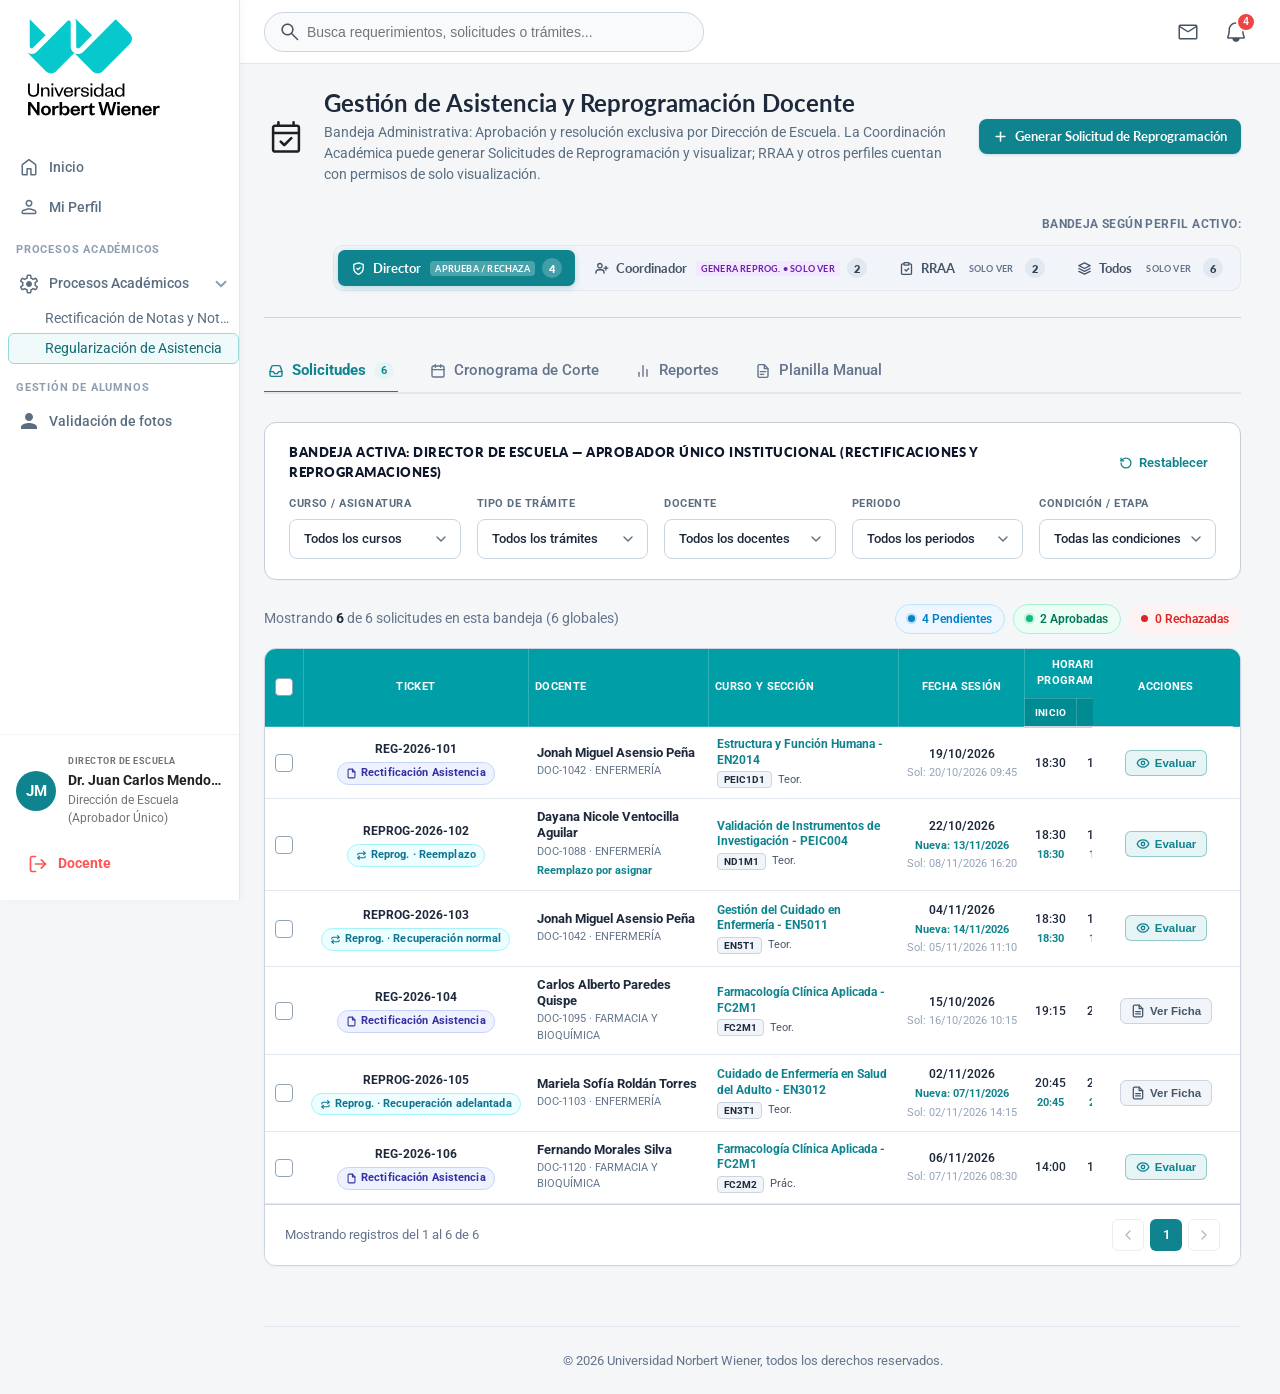
<file: rectificacion-asistencia-docente.html>
<!DOCTYPE html>
<html lang="es">

<head>
  <meta charset="UTF-8">
  <meta name="viewport" content="width=device-width, initial-scale=1.0">
  <title>Regularización de Asistencia Docente - Administrador RRAA | Universidad Norbert Wiener</title>
  <link rel="preconnect" href="https://fonts.googleapis.com">
  <link rel="preconnect" href="https://fonts.gstatic.com" crossorigin>
  <link
    href="https://fonts.googleapis.com/css2?family=Lato:wght@400;700;900&family=Roboto:wght@400;500;700&display=swap"
    rel="stylesheet">
  <!-- Estilos Generales del Portal Administrativo -->
  <link rel="stylesheet" href="styles.css">
  <!-- Estilos Específicos del Módulo de Regularización de Asistencia -->
  <link rel="stylesheet" href="rectificacion-asistencia-docente.css">
</head>

<body>

  <!-- ==========================================================================
       1. TOP SEARCH BAR (Look & Feel unificado Intranet Wiener)
       ========================================================================== -->
  <header class="top-search-bar" id="topSearchBar">
    <div class="top-bar-left-mobile">
      <button type="button" class="top-bar-burger-btn" id="topBarBurgerBtn" aria-label="Abrir Menú">
        <svg xmlns="http://www.w3.org/2000/svg" width="24" height="24" viewBox="0 0 24 24" fill="none"
          stroke="currentColor" stroke-width="2" stroke-linecap="round" stroke-linejoin="round" aria-hidden="true">
          <line x1="3.5" y1="12" x2="20.5" y2="12"></line>
          <line x1="3.5" y1="6.5" x2="20.5" y2="6.5"></line>
          <line x1="3.5" y1="17.5" x2="20.5" y2="17.5"></line>
        </svg>
      </button>
      <a href="rectificacion-asistencia-docente.html" class="sidebar-logo-link" aria-label="Ir a Inicio">
        <svg xmlns="http://www.w3.org/2000/svg" width="171" height="32" viewBox="0 0 171 32" fill="none">
          <path
            d="M1.71813 17.3648C1.8067 17.4028 1.95853 17.4492 2.13989 17.4534C2.37186 17.4534 2.65444 17.3859 2.91594 17.1202L10.2841 9.74354L1.31745 0.806371C1.20779 0.696713 1.02222 0.77263 1.02222 0.928683V15.6482L1.03487 16.3357C1.03487 17.0063 1.51568 17.2762 1.72234 17.3606"
            fill="#07C8CC" />
          <path
            d="M27.0451 20.0389C25.7502 19.2671 24.9742 17.9048 24.9742 16.3527V2.2658C24.9742 1.5952 24.4934 1.32527 24.2867 1.24091C24.1981 1.20296 24.0463 1.15656 23.865 1.15234C23.633 1.15234 23.3504 1.21983 23.0847 1.48554L5.1977 19.3894C4.3626 20.2287 3.28289 20.6673 2.16943 20.6673C2.14413 20.6673 2.1146 20.6673 2.0893 20.6673C2.05978 20.6673 2.03447 20.6673 2.00495 20.6673C1.93325 20.6673 1.86576 20.6589 1.79406 20.6547C1.73502 20.6505 1.67597 20.642 1.61692 20.6336C1.58318 20.6294 1.54522 20.6252 1.51148 20.6167C1.45244 20.6083 1.38917 20.5957 1.33012 20.5872C1.33012 20.5872 1.33012 20.5872 1.32591 20.5872C1.04333 20.5324 0.760743 20.448 0.482379 20.3342C0.360068 20.2835 0.246192 20.2287 0.132316 20.1697C0.0395276 20.1233 -0.0448251 20.2414 0.0268747 20.3173L10.4571 30.7475C12.1273 32.4177 14.835 32.4177 16.501 30.7475C16.501 30.7475 27.0408 20.2076 27.0788 20.1697C27.1168 20.1317 27.1041 20.0769 27.0493 20.0431"
            fill="#07C8CC" />
          <path
            d="M28.1794 2.26562V12.0548L28.1921 12.2825V16.2977C28.1921 16.981 28.6813 17.2593 28.8922 17.3437C29.0778 17.4196 29.5122 17.5419 29.9382 17.2551C29.9846 17.2214 30.031 17.1834 30.0774 17.137L37.4076 9.80676C37.4371 9.77723 37.4371 9.73506 37.4076 9.70553L27.7323 0.0218392C27.6733 -0.0372077 27.5763 0.0344921 27.6185 0.106192C27.9812 0.743055 28.1794 1.47692 28.1794 2.2614"
            fill="#07C8CC" />
          <path
            d="M51.5663 0.781081C51.4018 0.616593 51.1319 0.616593 50.9632 0.781081L32.6839 19.0603L32.3929 19.364C32.2748 19.4821 32.1525 19.5875 32.026 19.6887C32.0175 19.6972 32.0049 19.7056 31.9922 19.7141C31.9501 19.7478 31.9121 19.7773 31.8699 19.8111C31.1192 20.3804 30.2293 20.6757 29.314 20.6757C28.7531 20.6757 28.1837 20.566 27.6354 20.3383C27.5131 20.2877 27.4119 20.2413 27.298 20.178C27.2136 20.1316 27.1335 20.2286 27.2263 20.3172C27.3149 20.4057 37.6565 30.7432 37.6565 30.7432C39.3225 32.4091 42.026 32.4091 43.692 30.7432L59.5503 14.8849C61.2415 13.1936 61.2415 10.4563 59.5503 8.76507L51.5663 0.781081Z"
            fill="#07C8CC" />
        </svg>
      </a>
    </div>

    <!-- Buscador versión escritorio -->
    <div class="top-bar-search-container">
      <div class="top-bar-search-icon">
        <svg xmlns="http://www.w3.org/2000/svg" width="24" height="24" viewBox="0 0 24 24" fill="none">
          <path
            d="M9.5193 15.6153C7.81164 15.6153 6.36547 15.023 5.1808 13.8385C3.9963 12.6538 3.40405 11.2077 3.40405 9.50002C3.40405 7.79235 3.9963 6.34618 5.1808 5.16152C6.36547 3.97702 7.81164 3.38477 9.5193 3.38477C11.227 3.38477 12.6731 3.97702 13.8578 5.16152C15.0423 6.34618 15.6346 7.79235 15.6346 9.50002C15.6346 10.2142 15.5147 10.8963 15.2751 11.5463C15.0352 12.1963 14.7153 12.7616 14.3153 13.2423L20.0693 18.9963C20.2078 19.1346 20.2786 19.3086 20.2818 19.5183C20.285 19.7279 20.2141 19.9052 20.0693 20.05C19.9245 20.1948 19.7488 20.2673 19.5423 20.2673C19.336 20.2673 19.1604 20.1948 19.0156 20.05L13.2616 14.296C12.7616 14.7088 12.1866 15.0319 11.5366 15.2653C10.8866 15.4986 10.2141 15.6153 9.5193 15.6153ZM9.5193 14.1155C10.8078 14.1155 11.8991 13.6683 12.7933 12.774C13.6876 11.8798 14.1348 10.7885 14.1348 9.50002C14.1348 8.21152 13.6876 7.12018 12.7933 6.22601C11.8991 5.33168 10.8078 4.88452 9.5193 4.88452C8.2308 4.88452 7.13947 5.33168 6.2453 6.22601C5.35097 7.12018 4.9038 8.21152 4.9038 9.50002C4.9038 10.7885 5.35097 11.8798 6.2453 12.774C7.13947 13.6683 8.2308 14.1155 9.5193 14.1155Z"
            fill="#465462" />
        </svg>
      </div>
      <input type="text" class="top-bar-search-input" id="desktopSearchInput"
        placeholder="Busca requerimientos, solicitudes o trámites...">
    </div>

    <!-- Acciones de la barra superior -->
    <div class="top-bar-right-actions">
      <!-- Badge de Perfil Oficial RRAA -->
      <!-- <div class="top-bar-campus-badge" aria-label="Rol Actual">
        <svg width="15" height="15" viewBox="0 0 24 24" fill="none" stroke="currentColor" stroke-width="2.2">
          <path d="M12 22s8-4 8-10V5l-8-3-8 3v7c0 6 8 10 8 10z"></path>
        </svg>
        <span>RRAA - Registros Académicos</span>
      </div> -->

      <button type="button" class="top-bar-action-btn mobile-search-btn" id="mobileSearchBtn" aria-label="Buscar">
        <svg xmlns="http://www.w3.org/2000/svg" width="24" height="24" viewBox="0 0 24 24" fill="none">
          <path
            d="M9.5193 15.6153C7.81164 15.6153 6.36547 15.023 5.1808 13.8385C3.9963 12.6538 3.40405 11.2077 3.40405 9.50002C3.40405 7.79235 3.9963 6.34618 5.1808 5.16152C6.36547 3.97702 7.81164 3.38477 9.5193 3.38477C11.227 3.38477 12.6731 3.97702 13.8578 5.16152C15.0423 6.34618 15.6346 7.79235 15.6346 9.50002C15.6346 10.2142 15.5147 10.8963 15.2751 11.5463C15.0352 12.1963 14.7153 12.7616 14.3153 13.2423L20.0693 18.9963C20.2078 19.1346 20.2786 19.3086 20.2818 19.5183C20.285 19.7279 20.2141 19.9052 20.0693 20.05C19.9245 20.1948 19.7488 20.2673 19.5423 20.2673C19.336 20.2673 19.1604 20.1948 19.0156 20.05L13.2616 14.296C12.7616 14.7088 12.1866 15.0319 11.5366 15.2653C10.8866 15.4986 10.2141 15.6153 9.5193 15.6153ZM9.5193 14.1155C10.8078 14.1155 11.8991 13.6683 12.7933 12.774C13.6876 11.8798 14.1348 10.7885 14.1348 9.50002C14.1348 8.21152 13.6876 7.12018 12.7933 6.22601C11.8991 5.33168 10.8078 4.88452 9.5193 4.88452C8.2308 4.88452 7.13947 5.33168 6.2453 6.22601C5.35097 7.12018 4.9038 8.21152 4.9038 9.50002C4.9038 10.7885 5.35097 11.8798 6.2453 12.774C7.13947 13.6683 8.2308 14.1155 9.5193 14.1155Z"
            fill="#465462" />
        </svg>
      </button>

      <button type="button" class="top-bar-action-btn" id="mailBtn" aria-label="Correo Institucional">
        <svg xmlns="http://www.w3.org/2000/svg" width="24" height="24" viewBox="0 0 24 24" fill="none">
          <path
            d="M4.30775 19.5C3.80258 19.5 3.375 19.325 3.025 18.975C2.675 18.625 2.5 18.1974 2.5 17.6923V6.30775C2.5 5.80258 2.675 5.375 3.025 5.025C3.375 4.675 3.80258 4.5 4.30775 4.5H19.6923C20.1974 4.5 20.625 4.675 20.975 5.025C21.325 5.375 21.5 5.80258 21.5 6.30775V17.6923C21.5 18.1974 21.325 18.625 20.975 18.975C20.625 19.325 20.1974 19.5 19.6923 19.5H4.30775ZM20 7.44225L12.4865 12.252C12.4097 12.2955 12.3302 12.3298 12.248 12.3548C12.166 12.3798 12.0833 12.3923 12 12.3923C11.9167 12.3923 11.834 12.3798 11.752 12.3548C11.6698 12.3298 11.5903 12.2955 11.5135 12.252L4 7.44225V17.6923C4 17.7821 4.02883 17.8558 4.0865 17.9135C4.14417 17.9712 4.21792 18 4.30775 18H19.6923C19.7821 18 19.8558 17.9712 19.9135 17.9135C19.9712 17.8558 20 17.7821 20 17.6923V7.44225ZM12 11L19.8462 6H4.15375L12 11ZM4 7.673V6.52975V6.5595V6.52775V7.673Z"
            fill="#465462" />
        </svg>
      </button>

      <button type="button" class="top-bar-action-btn" id="notificationBtn" aria-label="Notificaciones">
        <svg xmlns="http://www.w3.org/2000/svg" width="24" height="24" viewBox="0 0 24 24" fill="none">
          <path
            d="M20.7936 16.4944C20.2733 15.5981 19.4999 13.0622 19.4999 9.75C19.4999 7.76088 18.7097 5.85322 17.3032 4.4467C15.8967 3.04018 13.989 2.25 11.9999 2.25C10.0108 2.25 8.10311 3.04018 6.69659 4.4467C5.29007 5.85322 4.49989 7.76088 4.49989 9.75C4.49989 13.0631 3.72551 15.5981 3.2052 16.4944C3.07233 16.7222 3.00189 16.9811 3.00099 17.2449C3.00008 17.5086 3.06874 17.768 3.20005 17.9967C3.33135 18.2255 3.52065 18.4156 3.74886 18.5478C3.97708 18.6801 4.23613 18.7498 4.49989 18.75H8.32583C8.49886 19.5967 8.95904 20.3577 9.62852 20.9042C10.298 21.4507 11.1357 21.7492 11.9999 21.7492C12.8641 21.7492 13.7018 21.4507 14.3713 20.9042C15.0407 20.3577 15.5009 19.5967 15.674 18.75H19.4999C19.7636 18.7496 20.0225 18.6798 20.2506 18.5475C20.4787 18.4151 20.6678 18.225 20.799 17.9963C20.9302 17.7676 20.9988 17.5083 20.9979 17.2446C20.9969 16.9809 20.9265 16.7222 20.7936 16.4944ZM4.49989 17.25C5.22177 16.0088 5.99989 13.1325 5.99989 9.75C5.99989 8.1587 6.63203 6.63258 7.75725 5.50736C8.88247 4.38214 10.4086 3.75 11.9999 3.75C13.5912 3.75 15.1173 4.38214 16.2425 5.50736C17.3677 6.63258 17.9999 8.1587 17.9999 9.75C17.9999 13.1297 18.7761 16.0059 19.4999 17.25H4.49989Z"
            fill="#465462" />
        </svg>
        <span class="top-bar-badge" id="notificationBadge">3</span>
      </button>
    </div>

    <!-- Overlay de Búsqueda Móvil -->
    <div class="mobile-search-overlay" id="mobileSearchOverlay">
      <div class="mobile-search-input-wrapper">
        <svg xmlns="http://www.w3.org/2000/svg" width="24" height="24" viewBox="0 0 24 24" fill="none">
          <path
            d="M9.5193 15.6153C7.81164 15.6153 6.36547 15.023 5.1808 13.8385C3.9963 12.6538 3.40405 11.2077 3.40405 9.50002C3.40405 7.79235 3.9963 6.34618 5.1808 5.16152C6.36547 3.97702 7.81164 3.38477 9.5193 3.38477C11.227 3.38477 12.6731 3.97702 13.8578 5.16152C15.0423 6.34618 15.6346 7.79235 15.6346 9.50002C15.6346 10.2142 15.5147 10.8963 15.2751 11.5463C15.0352 12.1963 14.7153 12.7616 14.3153 13.2423L20.0693 18.9963C20.2078 19.1346 20.2786 19.3086 20.2818 19.5183C20.285 19.7279 20.2141 19.9052 20.0693 20.05C19.9245 20.1948 19.7488 20.2673 19.5423 20.2673C19.336 20.2673 19.1604 20.1948 19.0156 20.05L13.2616 14.296C12.7616 14.7088 12.1866 15.0319 11.5366 15.2653C10.8866 15.4986 10.2141 15.6153 9.5193 15.6153ZM9.5193 14.1155C10.8078 14.1155 11.8991 13.6683 12.7933 12.774C13.6876 11.8798 14.1348 10.7885 14.1348 9.50002C14.1348 8.21152 13.6876 7.12018 12.7933 6.22601C11.8991 5.33168 10.8078 4.88452 9.5193 4.88452C8.2308 4.88452 7.13947 5.33168 6.2453 6.22601C5.35097 7.12018 4.9038 8.21152 4.9038 9.50002C4.9038 10.7885 5.35097 11.8798 6.2453 12.774C7.13947 13.6683 8.2308 14.1155 9.5193 14.1155Z"
            fill="#465462" />
        </svg>
        <input type="text" class="mobile-search-input" placeholder="Buscar en la intranet...">
      </div>
      <button type="button" class="mobile-search-close-btn" id="mobileSearchCloseBtn" aria-label="Cerrar Búsqueda">
        <svg xmlns="http://www.w3.org/2000/svg" width="24" height="24" viewBox="0 0 24 24" fill="none"
          stroke="currentColor" stroke-width="2" stroke-linecap="round" stroke-linejoin="round" aria-hidden="true">
          <line x1="18" y1="6" x2="6" y2="18"></line>
          <line x1="6" y1="6" x2="18" y2="18"></line>
        </svg>
      </button>
    </div>
  </header>

  <!-- ==========================================================================
       2. BARRA LATERAL (SIDEBAR DE NAVEGACIÓN INSTITUCIONAL)
       ========================================================================== -->
  <aside class="sidebar-navbar" id="sidebarNavbar">
    <div class="sidebar-header">
      <a href="rectificacion-asistencia-docente.html" class="sidebar-logo-link"
        title="Universidad Norbert Wiener - Portal Administrativo">
        <svg class="sidebar-logo-desktop" xmlns="http://www.w3.org/2000/svg" width="178" height="104"
          viewBox="0 0 178 104" fill="none">
          <path
            d="M10.9381 30.2706C11.0895 30.3358 11.3492 30.4154 11.6593 30.4227C12.0559 30.4227 12.5392 30.3068 12.9863 29.8507L25.586 17.1869L10.2529 1.84418C10.0654 1.65593 9.74805 1.78626 9.74805 2.05416V27.3237L9.76968 28.5039C9.76968 29.6552 10.5919 30.1186 10.9453 30.2634"
            fill="#07C8CC" />
          <path
            d="M54.2472 34.8612C52.0331 33.5362 50.706 31.1975 50.706 28.533V4.3495C50.706 3.19825 49.8838 2.73485 49.5304 2.59004C49.379 2.52488 49.1194 2.44523 48.8092 2.43799C48.4126 2.43799 47.9293 2.55384 47.475 3.00999L16.8881 33.7462C15.4601 35.187 13.6138 35.9401 11.7097 35.9401C11.6665 35.9401 11.616 35.9401 11.5727 35.9401C11.5222 35.9401 11.479 35.9401 11.4285 35.9401C11.3059 35.9401 11.1905 35.9256 11.0679 35.9183C10.9669 35.9111 10.8659 35.8966 10.7649 35.8821C10.7073 35.8749 10.6423 35.8677 10.5846 35.8532C10.4837 35.8387 10.3755 35.817 10.2745 35.8025C10.2745 35.8025 10.2745 35.8025 10.2673 35.8025C9.78409 35.7084 9.30088 35.5636 8.82487 35.3681C8.61572 35.2812 8.42099 35.187 8.22626 35.0857C8.06759 35.006 7.92335 35.2088 8.04596 35.3391L25.8817 53.245C28.7377 56.1123 33.3679 56.1123 36.2168 53.245C36.2168 53.245 54.24 35.1508 54.3049 35.0857C54.3698 35.0205 54.3482 34.9264 54.2544 34.8685"
            fill="#07C8CC" />
          <path
            d="M56.1871 4.34943V21.1548L56.2087 21.5458V28.4388C56.2087 29.6117 57.0453 30.0896 57.4059 30.2344C57.7233 30.3648 58.4661 30.5747 59.1945 30.0824C59.2739 30.0824 59.3532 29.9593 59.4325 29.8796L71.9673 17.2956C72.0178 17.2449 72.0178 17.1725 71.9673 17.1218L55.4226 0.497453C55.3216 0.396085 55.1557 0.519175 55.2278 0.642264C55.8481 1.73559 56.1871 2.99545 56.1871 4.34219"
            fill="#07C8CC" />
          <path
            d="M96.1783 1.80065C95.897 1.51827 95.4354 1.51827 95.147 1.80065L63.8893 33.1812L63.3917 33.7026C63.1898 33.9053 62.9806 34.0863 62.7642 34.2601C62.7498 34.2746 62.7282 34.289 62.7065 34.3035C62.6344 34.3615 62.5695 34.4121 62.4974 34.4701C61.2136 35.4475 59.6919 35.9544 58.1268 35.9544C57.1676 35.9544 56.1939 35.7661 55.2564 35.3751C55.0472 35.2882 54.8741 35.2086 54.6794 35.1C54.5351 35.0203 54.3981 35.1869 54.5568 35.3389C54.7082 35.491 72.3925 53.2376 72.3925 53.2376C75.2413 56.0976 79.8643 56.0976 82.7131 53.2376L109.831 26.0131C112.723 23.1096 112.723 18.4105 109.831 15.507L96.1783 1.80065Z"
            fill="#07C8CC" />
          <path
            d="M13.5131 78.8704C16.5825 78.8704 19.0441 77.4224 19.0441 73.563V65.3955H17.2083V73.5989C17.2083 76.0941 15.8912 77.3327 13.5131 77.3327C11.135 77.3327 9.85955 76.0941 9.85955 73.575V65.3955H8V73.5571C8 77.4164 10.4436 78.8645 13.5131 78.8645"
            fill="black" />
          <path
            d="M22.9063 73.3475C22.9063 71.6662 24.0327 70.5771 25.4572 70.5771C26.8817 70.5771 27.7042 71.5405 27.7042 73.0723V78.613H29.4982V72.9227C29.4982 70.7806 28.5028 69.189 26.0413 69.189C24.6347 69.189 23.3593 69.9668 22.9063 71.0798V69.4403H21.1123V78.613H22.9063V73.3475Z"
            fill="black" />
          <path d="M33.2829 65.3955H31.4233V67.3701H33.2829V65.3955Z" fill="black" />
          <path d="M33.2588 69.4463H31.4648V78.6191H33.2588V69.4463Z" fill="black" />
          <path
            d="M39.8569 78.6131L43.7488 69.4463H41.9965L39.1238 76.4949H39.0344L36.096 69.4463H34.2126L38.1046 78.6131H39.8569Z"
            fill="black" />
          <path
            d="M48.5887 78.8703C50.9429 78.8703 52.5223 77.6078 52.9992 75.5315L51.5091 75.364C51.1217 76.7701 50.1919 77.5061 48.6125 77.5061C46.9258 77.5061 45.6086 76.2495 45.5192 74.4605H53.0409V73.7664C53.0409 71.2712 51.5091 69.189 48.5052 69.189C45.7815 69.189 43.7312 71.2653 43.7312 74.1613C43.7312 77.0573 45.7874 78.8644 48.5946 78.8644M48.4993 70.5173C50.2933 70.5173 51.1336 71.8636 51.1992 73.3296H45.5609C45.7755 71.8217 46.7947 70.5173 48.4993 70.5173Z"
            fill="black" />
          <path
            d="M56.3841 73.7664C56.3841 72.0012 57.3973 70.8045 58.7622 70.8045C59.3462 70.8045 59.7158 70.9122 60.2343 71.1815L60.4071 69.6078C60.0853 69.3326 59.6502 69.189 59.0661 69.189C57.7072 69.189 56.7298 70.26 56.3841 71.3071V69.4403H54.5901V78.613H56.3841V73.7664Z"
            fill="black" />
          <path
            d="M65.1094 77.59C63.4883 77.59 62.475 76.8361 62.3022 75.4299L60.7883 75.5316C60.9612 77.7994 62.7552 78.8705 65.1094 78.8705C67.3146 78.8705 68.9775 77.8832 68.9775 76.0582C68.9775 74.4008 67.851 73.7067 65.9498 73.3955L64.1796 73.1203C63.2081 72.9527 62.7313 72.5758 62.7313 71.8398C62.7313 71.0021 63.5061 70.4755 64.6982 70.4755C66.2955 70.4755 67.1835 71.1278 67.3981 72.5339L68.8464 72.4501C68.6735 70.3319 67.2014 69.1951 64.6982 69.1951C62.5168 69.1951 61.0685 70.326 61.0685 72.0073C61.0685 73.581 62.1294 74.317 63.8995 74.5862L65.4968 74.8615C66.665 75.0709 67.2908 75.3641 67.2908 76.2257C67.2908 77.1472 66.361 77.59 65.1094 77.59Z"
            fill="black" />
          <path d="M72.3396 69.4463H70.5457V78.6191H72.3396V69.4463Z" fill="black" />
          <path d="M72.3635 65.3955H70.5039V67.3701H72.3635V65.3955Z" fill="black" />
          <path
            d="M81.5417 76.7044V78.6132H83.3357V65.3955H81.5417V71.3791C81.1066 70.2482 79.9206 69.1951 78.1504 69.1951C75.3432 69.1951 73.8293 71.3372 73.8293 74.0417C73.8293 76.7463 75.3432 78.8704 78.1504 78.8704C79.9206 78.8704 81.1126 77.8413 81.5417 76.7104M75.665 74.0417C75.665 71.9415 76.7021 70.6012 78.5617 70.6012C80.2722 70.6012 81.5656 71.774 81.5656 73.7725V74.299C81.5656 76.3155 80.2722 77.4882 78.5617 77.4882C76.7021 77.4882 75.665 76.1479 75.665 74.0477"
            fill="black" />
          <path
            d="M88.7115 73.4313C86.4407 73.8741 84.9089 74.5861 84.9089 76.3273C84.9089 77.901 86.095 78.8644 87.9367 78.8644C89.4684 78.8644 90.8094 78.0685 91.328 76.9975C91.4352 78.0865 92.1266 78.8045 93.0981 78.8045C93.8312 78.8045 94.2246 78.5712 94.5464 78.26V77.3146C94.2901 77.4642 93.9385 77.524 93.7239 77.524C93.271 77.524 92.9908 77.2907 92.9908 76.812V72.6953C92.9908 70.3677 91.5842 69.189 89.2062 69.189C86.9771 69.189 85.5765 70.4515 85.2069 72.1688L86.8042 72.3782C87.0844 71.3071 87.8175 70.5293 89.1823 70.5293C90.5472 70.5293 91.2564 71.3071 91.2564 72.5637V72.9227L88.7055 73.4253L88.7115 73.4313ZM91.2624 74.5263C91.2624 76.3752 89.9869 77.5899 88.3241 77.5899C87.2453 77.5899 86.7029 77.0035 86.7029 76.2256C86.7029 75.1127 87.6506 74.8374 89.1466 74.5263L91.2624 74.0835V74.5263Z"
            fill="black" />
          <path
            d="M99.2019 78.8704C100.972 78.8704 102.164 77.8413 102.593 76.7104V78.6191H104.387V65.3955H102.593V71.3791C102.164 70.2482 100.972 69.1951 99.2019 69.1951C96.3947 69.1951 94.8809 71.3372 94.8809 74.0417C94.8809 76.7463 96.3947 78.8704 99.2019 78.8704ZM99.6132 70.6012C101.318 70.6012 102.617 71.774 102.617 73.7725V74.299C102.617 76.3155 101.318 77.4882 99.6132 77.4882C97.7536 77.4882 96.7166 76.1479 96.7166 74.0477C96.7166 71.9475 97.7536 70.6072 99.6132 70.6072"
            fill="black" />
          <path
            d="M17.0415 92.7403L10.688 83.9265H8.04175V97.1442H10.5152V87.8278L17.3812 97.1442H19.5149V83.9265H17.0415V92.7403Z"
            fill="black" />
          <path
            d="M25.9879 87.6362C23.0853 87.6362 21.041 89.6527 21.041 92.5248C21.041 95.3969 23.0853 97.3954 25.9879 97.3954C28.8905 97.3954 30.9586 95.4029 30.9586 92.5248C30.9586 89.6467 28.9143 87.6362 25.9879 87.6362ZM25.9879 95.4866C24.4323 95.4866 23.6217 94.272 23.6217 92.5248C23.6217 90.7776 24.4323 89.545 25.9879 89.545C27.5435 89.545 28.3779 90.7596 28.3779 92.5248C28.3779 94.2899 27.5673 95.4866 25.9879 95.4866Z"
            fill="black" />
          <path
            d="M38.5635 90.3647L38.7542 88.0132C38.48 87.7798 38.0092 87.6362 37.431 87.6362C36.1317 87.6362 35.1483 88.5996 34.8086 89.6527V87.8875H32.2517V97.1441H34.8086V92.5667C34.8086 90.8853 35.7026 89.9638 37.0258 89.9638C37.6456 89.9638 38.0688 90.0895 38.5635 90.3647Z"
            fill="black" />
          <path
            d="M45.3761 87.6364C43.6894 87.6364 42.5629 88.5399 42.1338 89.6708V83.9207H39.5769V97.1443H41.5378L42.0086 95.3612C42.4974 96.516 43.6953 97.3956 45.3344 97.3956C48.1475 97.3956 49.6197 95.2535 49.6197 92.525C49.6197 89.7965 48.1475 87.6364 45.3761 87.6364ZM44.5834 95.427C43.1351 95.427 42.1099 94.3978 42.1099 92.6985V92.3395C42.1099 90.6581 43.1351 89.611 44.5834 89.611C46.2045 89.611 47.033 90.7658 47.033 92.531C47.033 94.2961 46.1986 95.427 44.5834 95.427Z"
            fill="black" />
          <path
            d="M57.886 93.913C57.5224 94.9601 56.7774 95.4866 55.5198 95.4866C54.1311 95.4866 53.0464 94.5233 52.9629 93.159H60.0197V92.2555C60.0197 89.7365 58.4402 87.6362 55.3708 87.6362C52.5576 87.6362 50.4478 89.7365 50.4478 92.6504C50.4478 95.5644 52.5398 97.3954 55.4364 97.3954C57.8442 97.3954 59.4654 96.1807 59.9601 94.1224L57.8919 93.913H57.886ZM55.347 89.4851C56.7774 89.4851 57.439 90.5143 57.5224 91.5854H52.9987C53.2311 90.4305 53.9404 89.4851 55.347 89.4851Z"
            fill="black" />
          <path
            d="M66.1649 89.9699C66.7848 89.9699 67.2079 90.0956 67.7026 90.3708L67.8933 88.0193C67.6192 87.7859 67.1483 87.6423 66.5702 87.6423C65.2709 87.6423 64.2875 88.6057 63.9478 89.6588V87.8936H61.3909V97.1502H63.9478V92.5728C63.9478 90.8914 64.8418 89.9699 66.1649 89.9699Z"
            fill="black" />
          <path
            d="M72.1303 94.2302V89.6528H74.6872V87.8876H72.1303V85.3267H70.5747L70.2767 86.5832C70.0621 87.4448 69.8058 87.9056 68.888 88.0552L68.2502 88.1629V89.6528H69.5913V94.7926C69.5913 96.7672 70.8071 97.3955 72.2554 97.3955C73.4057 97.3955 74.1746 97.1023 74.86 96.5997V94.9422C74.3057 95.1935 73.7693 95.385 73.2627 95.385C72.4938 95.385 72.1303 95.026 72.1303 94.2302Z"
            fill="black" />
          <path
            d="M93.7541 83.9265L91.2986 93.6617H91.2151L88.5927 83.9265H86.1371L83.5385 93.6438H83.4551L80.9817 83.9265H78.3115L81.7922 97.1442H84.7127L87.2695 87.6184H87.353L89.892 97.1442H92.8363L96.311 83.9265H93.7541Z"
            fill="black" />
          <path d="M99.8033 83.9207H97.1809V86.3739H99.8033V83.9207Z" fill="black" />
          <path d="M99.7854 87.8877H97.2285V97.1442H99.7854V87.8877Z" fill="black" />
          <path
            d="M105.978 87.6362C103.165 87.6362 101.055 89.7365 101.055 92.6504C101.055 95.5644 103.147 97.3954 106.044 97.3954C108.452 97.3954 110.073 96.1807 110.562 94.1224L108.493 93.913C108.13 94.9601 107.385 95.4866 106.127 95.4866C104.739 95.4866 103.654 94.5233 103.57 93.159H110.627V92.2555C110.627 89.7365 109.048 87.6362 105.978 87.6362ZM103.612 91.5854C103.845 90.4305 104.548 89.4851 105.96 89.4851C107.373 89.4851 108.052 90.5143 108.136 91.5854H103.618H103.612Z"
            fill="black" />
          <path
            d="M114.555 92.1957C114.555 90.64 115.366 89.6347 116.665 89.6347C117.964 89.6347 118.501 90.4545 118.501 91.8786V97.1441H121.058V91.37C121.058 89.3116 120.14 87.6362 117.625 87.6362C116.218 87.6362 115.026 88.3483 114.555 89.4014V87.8875H111.998V97.1441H114.555V92.1897V92.1957Z"
            fill="black" />
          <path
            d="M127.243 97.3954C129.651 97.3954 131.272 96.1807 131.767 94.1224L129.699 93.913C129.335 94.9601 128.59 95.4866 127.333 95.4866C125.95 95.4866 124.859 94.5233 124.776 93.159H131.833V92.2555C131.833 89.7365 130.253 87.6362 127.184 87.6362C124.371 87.6362 122.261 89.7365 122.261 92.6504C122.261 95.5644 124.353 97.3954 127.249 97.3954M127.16 89.4851C128.59 89.4851 129.252 90.5143 129.335 91.5854H124.812C125.044 90.4305 125.753 89.4851 127.16 89.4851Z"
            fill="black" />
          <path
            d="M135.755 92.5728C135.755 90.8914 136.649 89.9699 137.972 89.9699C138.592 89.9699 139.015 90.0956 139.51 90.3708L139.701 88.0193C139.427 87.7859 138.956 87.6423 138.378 87.6423C137.078 87.6423 136.095 88.6057 135.755 89.6588V87.8936H133.198V97.1502H135.755V92.5728Z"
            fill="black" />
        </svg>
      </a>
      <button type="button" class="sidebar-close-btn" id="sidebarCloseBtn" aria-label="Cerrar Menú">
        <svg width="20" height="20" viewBox="0 0 24 24" fill="none" stroke="currentColor" stroke-width="2.2"
          stroke-linecap="round" stroke-linejoin="round" aria-hidden="true">
          <line x1="18" y1="6" x2="6" y2="18"></line>
          <line x1="6" y1="6" x2="18" y2="18"></line>
        </svg>
      </button>
    </div>

    <!-- Menú Principal del Sidebar -->
    <div class="sidebar-nav-container">
      <nav class="sidebar-menu-nav">
        <ul class="sidebar-menu-list">

          <!-- 1. INICIO -->
          <li class="sidebar-menu-item">
            <a href="#" class="sidebar-menu-link">
              <span class="sidebar-icon-box" aria-hidden="true">
                <svg xmlns="http://www.w3.org/2000/svg" width="24" height="24" viewBox="0 0 24 24" fill="none">
                  <path
                    d="M6 19H9.34625V13.9615C9.34625 13.7055 9.43283 13.4908 9.606 13.3175C9.77933 13.1443 9.994 13.0578 10.25 13.0578H13.75C14.006 13.0578 14.2207 13.1443 14.394 13.3175C14.5672 13.4908 14.6538 13.7055 14.6538 13.9615V19H18V10.1538C18 10.1026 17.9888 10.0562 17.9663 10.0145C17.9439 9.97284 17.9135 9.93592 17.875 9.90376L12.1828 5.625C12.1314 5.58017 12.0705 5.55775 12 5.55775C11.9295 5.55775 11.8686 5.58017 11.8173 5.625L6.125 9.90376C6.0865 9.93592 6.05608 9.97284 6.03375 10.0145C6.01125 10.0562 6 10.1026 6 10.1538V19ZM4.5 19V10.1538C4.5 9.86759 4.564 9.59651 4.692 9.34051C4.82017 9.08434 4.99717 8.87342 5.223 8.70776L10.9155 4.41926C11.2313 4.17826 11.5923 4.05775 11.9985 4.05775C12.4047 4.05775 12.7667 4.17826 13.0845 4.41926L18.777 8.70776C19.0028 8.87342 19.1798 9.08434 19.308 9.34051C19.436 9.59651 19.5 9.86759 19.5 10.1538V19C19.5 19.409 19.3523 19.7613 19.0568 20.0568C18.7613 20.3523 18.409 20.5 18 20.5H14.0577C13.8016 20.5 13.5869 20.4133 13.4137 20.24C13.2404 20.0668 13.1538 19.8522 13.1538 19.596V14.5578H10.8463V19.596C10.8463 19.8522 10.7596 20.0668 10.5863 20.24C10.4131 20.4133 10.1984 20.5 9.94225 20.5H6C5.591 20.5 5.23875 20.3523 4.94325 20.0568C4.64775 19.7613 4.5 19.409 4.5 19Z"
                    fill="#5B6E80"></path>
                </svg>
              </span>
              <span class="text">Inicio</span>
            </a>
          </li>

          <!-- 2. MI PERFIL -->
          <li class="sidebar-menu-item">
            <a href="#" class="sidebar-menu-link">
              <span class="sidebar-icon-box" aria-hidden="true">
                <svg xmlns="http://www.w3.org/2000/svg" width="24" height="24" viewBox="0 0 24 24" fill="none">
                  <path
                    d="M12 11.6922C11.0375 11.6922 10.2136 11.3496 9.52825 10.6642C8.84275 9.97875 8.5 9.15475 8.5 8.19225C8.5 7.22975 8.84275 6.40583 9.52825 5.7205C10.2136 5.035 11.0375 4.69225 12 4.69225C12.9625 4.69225 13.7864 5.035 14.4718 5.7205C15.1573 6.40583 15.5 7.22975 15.5 8.19225C15.5 9.15475 15.1573 9.97875 14.4718 10.6642C13.7864 11.3496 12.9625 11.6922 12 11.6922ZM4.5 17.7885V17.0845C4.5 16.5948 4.633 16.1413 4.899 15.724C5.165 15.3067 5.5205 14.9858 5.9655 14.7615C6.95383 14.277 7.95092 13.9136 8.95675 13.6712C9.96258 13.4289 10.977 13.3077 12 13.3077C13.023 13.3077 14.0374 13.4289 15.0433 13.6712C16.0491 13.9136 17.0462 14.277 18.0345 14.7615C18.4795 14.9858 18.835 15.3067 19.101 15.724C19.367 16.1413 19.5 16.5948 19.5 17.0845V17.7885C19.5 18.2102 19.3523 18.5688 19.0568 18.8645C18.7613 19.16 18.4026 19.3077 17.9808 19.3077H6.01925C5.59742 19.3077 5.23875 19.16 4.94325 18.8645C4.64775 18.5688 4.5 18.2102 4.5 17.7885ZM6 17.8077H18V17.0845C18 16.882 17.9413 16.6945 17.824 16.522C17.7067 16.3497 17.5474 16.209 17.3462 16.1C16.4846 15.6757 15.6061 15.3542 14.7107 15.1355C13.8153 14.917 12.9117 14.8077 12 14.8077C11.0883 14.8077 10.1848 14.917 9.28925 15.1355C8.39392 15.3542 7.51542 15.6757 6.65375 16.1C6.45258 16.209 6.29333 16.3497 6.176 16.522C6.05867 16.6945 6 16.882 6 17.0845V17.8077ZM12 10.1922C12.55 10.1922 13.0208 9.99641 13.4125 9.60475C13.8042 9.21308 14 8.74225 14 8.19225C14 7.64225 13.8042 7.17141 13.4125 6.77975C13.0208 6.38808 12.55 6.19225 12 6.19225C11.45 6.19225 10.9792 6.38808 10.5875 6.77975C10.1958 7.17141 10 7.64225 10 8.19225C10 8.74225 10.1958 9.21308 10.5875 9.60475C10.9792 9.99641 11.45 10.1922 12 10.1922Z"
                    fill="#5B6E80" />
                </svg>
              </span>
              <span class="text">Mi Perfil</span>
            </a>
          </li>

          <!-- 3. Grupo: PROCESOS ACADÉMICOS -->
          <li class="sidebar-category-title">Procesos Académicos</li>

          <li class="sidebar-menu-item open">
            <a href="#" class="sidebar-menu-link">
              <span class="sidebar-icon-box" aria-hidden="true">
                <svg xmlns="http://www.w3.org/2000/svg" width="24" height="24" viewBox="0 0 24 24" fill="none">
                  <path
                    d="M10.8922 21.5C10.5512 21.5 10.2567 21.3868 10.0087 21.1605C9.76058 20.9343 9.60958 20.6558 9.55574 20.325L9.31149 18.4538C9.04366 18.3641 8.76899 18.2385 8.48749 18.077C8.20616 17.9153 7.95458 17.7423 7.73274 17.5577L5.99999 18.2943C5.68583 18.4328 5.37016 18.4462 5.05299 18.3345C4.73566 18.223 4.48916 18.0205 4.31349 17.727L3.18649 15.773C3.01083 15.4795 2.96024 15.1689 3.03474 14.8413C3.10908 14.5138 3.27958 14.2436 3.54624 14.0308L5.04424 12.9058C5.02124 12.7571 5.00491 12.6077 4.99524 12.4578C4.98558 12.3077 4.98074 12.1583 4.98074 12.0095C4.98074 11.8673 4.98558 11.7228 4.99524 11.576C5.00491 11.4292 5.02124 11.2686 5.04424 11.0943L3.54624 9.96925C3.27958 9.75642 3.11066 9.48458 3.03949 9.15375C2.96833 8.82308 3.02058 8.51092 3.19624 8.21725L4.31349 6.29225C4.48916 6.00508 4.73566 5.80417 5.05299 5.6895C5.37016 5.57467 5.68583 5.5865 5.99999 5.725L7.72299 6.452C7.96416 6.261 8.22158 6.08633 8.49524 5.928C8.76891 5.76967 9.03783 5.64242 9.30199 5.54625L9.55574 3.675C9.60958 3.34417 9.76058 3.06567 10.0087 2.8395C10.2567 2.61317 10.5512 2.5 10.8922 2.5H13.1077C13.4487 2.5 13.7432 2.61317 13.9912 2.8395C14.2394 3.06567 14.3904 3.34417 14.4442 3.675L14.6885 5.55575C14.9885 5.66475 15.2599 5.792 15.5027 5.9375C15.7457 6.083 15.991 6.2545 16.2385 6.452L18.0097 5.725C18.3237 5.5865 18.6394 5.57467 18.9567 5.6895C19.2741 5.80417 19.5205 6.00508 19.696 6.29225L20.8135 8.227C20.9892 8.5205 21.0397 8.83108 20.9652 9.15875C20.8909 9.48625 20.7204 9.75642 20.4537 9.96925L18.9172 11.123C18.9531 11.2845 18.9727 11.4355 18.976 11.576C18.9792 11.7163 18.9807 11.8577 18.9807 12C18.9807 12.1358 18.9775 12.274 18.971 12.4145C18.9647 12.5548 18.9417 12.7154 18.902 12.8963L20.4095 14.0308C20.6762 14.2436 20.8483 14.5138 20.926 14.8413C21.0035 15.1689 20.9544 15.4795 20.7787 15.773L19.646 17.7172C19.4705 18.0109 19.2225 18.2135 18.902 18.325C18.5815 18.4365 18.2642 18.423 17.95 18.2845L16.2385 17.548C15.991 17.7455 15.7384 17.9202 15.4807 18.072C15.2231 18.224 14.959 18.3481 14.6885 18.4443L14.4442 20.325C14.3904 20.6558 14.2394 20.9343 13.9912 21.1605C13.7432 21.3868 13.4487 21.5 13.1077 21.5H10.8922ZM11 20H12.9655L13.325 17.3212C13.8353 17.1879 14.3017 16.9985 14.724 16.753C15.1465 16.5073 15.5539 16.1916 15.9462 15.8057L18.4307 16.85L19.4155 15.15L17.2462 13.5155C17.3296 13.2565 17.3862 13.0026 17.4162 12.7537C17.4464 12.5051 17.4615 12.2538 17.4615 12C17.4615 11.7397 17.4464 11.4884 17.4162 11.2463C17.3862 11.0039 17.3296 10.7564 17.2462 10.5038L19.4345 8.85L18.45 7.15L15.9365 8.2095C15.6018 7.85183 15.2009 7.53583 14.7337 7.2615C14.2664 6.98717 13.7937 6.79292 13.3155 6.67875L13 4H11.0155L10.6845 6.66925C10.1743 6.78975 9.70324 6.97433 9.27124 7.223C8.83908 7.47183 8.42683 7.79233 8.03449 8.1845L5.54999 7.15L4.56549 8.85L6.72499 10.4595C6.64166 10.6968 6.58333 10.9437 6.54999 11.2C6.51666 11.4563 6.49999 11.7262 6.49999 12.0095C6.49999 12.2698 6.51666 12.525 6.54999 12.775C6.58333 13.025 6.63849 13.2718 6.71549 13.5155L4.56549 15.15L5.54999 16.85L8.02499 15.8C8.40449 16.1897 8.81024 16.5089 9.24224 16.7578C9.67441 17.0064 10.152 17.1974 10.675 17.3307L11 20ZM12.0115 15C12.8435 15 13.5515 14.708 14.1355 14.124C14.7195 13.54 15.0115 12.832 15.0115 12C15.0115 11.168 14.7195 10.46 14.1355 9.876C13.5515 9.292 12.8435 9 12.0115 9C11.1692 9 10.4586 9.292 9.87974 9.876C9.30091 10.46 9.01149 11.168 9.01149 12C9.01149 12.832 9.30091 13.54 9.87974 14.124C10.4586 14.708 11.1692 15 12.0115 15Z"
                    fill="#5B6E80" />
                </svg>
              </span>
              <span class="text">Procesos Académicos</span>
              <svg class="sidebar-arrow-icon" width="15" height="15" viewBox="0 0 24 24" fill="none"
                stroke="currentColor" stroke-width="2.5" stroke-linecap="round" stroke-linejoin="round"
                aria-hidden="true">
                <polyline points="9 18 15 12 9 6"></polyline>
              </svg>
            </a>
            <ul class="sidebar-submenu">
              <li>
                <a href="rectificacion-nota.html" class="sidebar-menu-link submenu-level-2">
                  <span class="text">Rectificación de Notas y Nota Extemporánea</span>
                </a>
              </li>
              <li>
                <a href="rectificacion-asistencia-docente.html" class="sidebar-menu-link submenu-level-2 active">
                  <span class="text">Regularización de Asistencia</span>
                </a>
              </li>
            </ul>
          </li>

          <!-- 4. Grupo: GESTIÓN DE ALUMNOS -->
          <li class="sidebar-category-title">Gestión de Alumnos</li>
          <li class="sidebar-menu-item">
            <a href="aprobacion-fotos.html" class="sidebar-menu-link">
              <span class="sidebar-icon-box" aria-hidden="true">
                <svg width="24" height="24" viewBox="0 0 24 24" fill="none">
                  <path
                    d="M12 12C14.21 12 16 10.21 16 8C16 5.79 14.21 4 12 4C9.79 4 8 5.79 8 8C8 10.21 9.79 12 12 12ZM12 14C9.33 14 4 15.34 4 18V20H20V18C20 15.34 14.67 14 12 14Z"
                    fill="#5B6E80" />
                </svg>
              </span>
              <span class="text">Validación de fotos</span>
            </a>
          </li>

        </ul>
      </nav>
    </div>

    <!-- Perfil RRAA en footer del sidebar -->
    <div class="sidebar-footer">
      <div class="sidebar-user-profile">
        <div class="user-avatar-initials" id="adminSidebarAvatar"
          style="width: 40px; height: 40px; border-radius: 50%; background: #0F848F; color: #FFFFFF; display: flex; align-items: center; justify-content: center; font-weight: 700; font-size: 15px;">
          CS</div>
        <div class="sidebar-user-info">
          <p class="sidebar-user-role" id="adminSidebarRole">RRAA</p>
          <p class="sidebar-user-name" id="adminSidebarName" title="Lic. Carlos Jesús Silva Sánchez">Lic. Carlos Silva
          </p>
          <p class="sidebar-user-code" id="adminSidebarCode">Registros Académicos</p>
        </div>
      </div>
      <a href="../Docente/asistencia-docente-rc.html" class="sidebar-logout-btn"
        title="Ir a Portal Docente / Coordinador (Solicitar)">
        <svg viewBox="0 0 24 24" width="20" height="20" fill="none" stroke="currentColor" stroke-width="2"
          stroke-linecap="round" stroke-linejoin="round" aria-hidden="true">
          <path d="M9 21H5a2 2 0 0 1-2-2V5a2 2 0 0 1 2-2h4"></path>
          <polyline points="16 17 21 12 16 7"></polyline>
          <line x1="21" y1="12" x2="9" y2="12"></line>
        </svg>
        <span class="text">Docente</span>
      </a>
    </div>
  </aside>

  <!-- Capa de oscurecimiento -->
  <div class="navbar-blur-overlay" id="navbarBlurOverlay"></div>

  <!-- ==========================================================================
       3. LAYOUT PRINCIPAL Y DASHBOARD ADMIN (RRAA / COORDINADOR / DIRECTOR)
       ========================================================================== -->
  <div class="main-content-layout asist-layout">
    <main class="main-content asist-main-content">
      <div class="asist-page-container">

        <!-- CABECERA DE PÁGINA INSTITUCIONAL -->
        <header class="asist-header-flex">
          <div class="asist-header-left">
            <div class="asist-header-icon" aria-hidden="true">
              <svg xmlns="http://www.w3.org/2000/svg" viewBox="0 0 24 24" height="24px" width="24px" fill="#1f1f1f">
                <path
                  d="M10.95,15.82l3.68-3.68q0.22-0.22 0.54-0.23t0.55,0.23t0.23,0.54t-0.23,0.54l-4.13,4.13q-0.27,0.27-0.63,0.27t-0.63-0.27L8.29,15.32Q8.07,15.1 8.06,14.79t0.23-0.55t0.54-0.23t0.54,0.23l1.58,1.58ZM5.31,21.5q-0.76,0-1.28-0.52T3.5,19.69V6.31q0-0.76 0.52-1.28T5.31,4.5H6.69V3.15q0-0.33 0.22-0.55T7.46,2.38T8.01,2.6T8.23,3.15V4.5h7.58V3.13q0-0.32 0.22-0.53t0.53-0.22T17.09,2.6t0.22,0.53V4.5h1.38q0.76,0 1.28,0.52T20.5,6.31V19.69q0,0.76-0.52,1.28T18.69,21.5H5.31Zm0-1.5H18.69q0.12,0 0.21-0.1T19,19.69V10.31H5v9.38q0,0.12 0.1,0.21T5.31,20ZM5,8.81H19V6.31q0-0.12-0.1-0.21T18.69,6H5.31Q5.19,6 5.1,6.1T5,6.31v2.5Zm0,0V6.31Q5,6.19 5,6.1T5,6Q5,6 5,6.1T5,6.31v2.5Z" />
              </svg>
            </div>
            <div class="asist-header-titles">
              <h1>Gestión de Asistencia y Reprogramación Docente</h1>
              <p id="adminHeaderSubtitle">Bandeja Administrativa: Aprobación y resolución exclusiva por Dirección de
                Escuela. La Coordinación Académica puede generar Solicitudes de Reprogramación y visualizar; RRAA y
                otros perfiles cuentan con permisos de solo visualización.</p>
            </div>
          </div>
          <div class="asist-header-right">
            <a href="../Docente/asistencia-docente-rc.html?role=coordinador&action=reprogramar"
              class="btn-generar-reprogramacion" id="btnGenerarReprogHeader"
              title="Generar Solicitud de Reprogramación de Clases en nombre de un docente">
              <svg width="15" height="15" viewBox="0 0 24 24" fill="none" stroke="currentColor" stroke-width="2.4"
                stroke-linecap="round" stroke-linejoin="round">
                <line x1="12" y1="5" x2="12" y2="19"></line>
                <line x1="5" y1="12" x2="19" y2="12"></line>
              </svg>
              <span>Generar Solicitud de Reprogramación</span>
            </a>
          </div>
        </header>

        <!-- SEGUNDA LÍNEA DEL HEADER: BANDEJA SEGÚN PERFIL ACTIVO (ESPACIO DESAHOGADO) -->
        <div class="asist-header-roles-row">
          <span class="roles-row-label">Bandeja según perfil activo:</span>
          <div class="inbox-role-switcher" role="radiogroup" aria-label="Bandeja de perfil aprobador">
            <button type="button" class="inbox-role-btn active" data-inbox-role="DIRECTOR" role="radio"
              aria-checked="true"
              title="Director de Escuela: Único perfil facultado para aprobar o rechazar solicitudes">
              <svg width="15" height="15" viewBox="0 0 24 24" fill="none" stroke="currentColor" stroke-width="2.1"
                stroke-linecap="round" stroke-linejoin="round" aria-hidden="true">
                <path d="M12 21.5s7.5-3.6 7.5-9.5V5.5L12 3 4.5 5.5V12c0 5.9 7.5 9.5 7.5 9.5z"></path>
                <polyline points="9.5 12 11.3 13.8 14.8 10.2"></polyline>
              </svg>
              <span>Director</span>
              <span class="role-badge-permiso can-resolve">Aprueba / Rechaza</span>
              <span class="inbox-badge" id="badgeInboxDirector">2</span>
            </button>
            <button type="button" class="inbox-role-btn" data-inbox-role="COORDINADOR" role="radio" aria-checked="false"
              title="Coordinador Académico: Puede generar Solicitudes de Reprogramación y visualizar (sin permiso para aprobar o rechazar)">
              <svg width="15" height="15" viewBox="0 0 24 24" fill="none" stroke="currentColor" stroke-width="2.1"
                stroke-linecap="round" stroke-linejoin="round" aria-hidden="true">
                <circle cx="9.5" cy="7.5" r="3.5"></circle>
                <path d="M3 19.5v-1a4.5 4.5 0 0 1 4.5-4.5h4a4.5 4.5 0 0 1 4.5 4.5v1"></path>
                <line x1="19" y1="8.5" x2="19" y2="14.5"></line>
                <line x1="16" y1="11.5" x2="22" y2="11.5"></line>
              </svg>
              <span>Coordinador</span>
              <span class="role-badge-permiso can-generate">Genera Reprog. • Solo ver</span>
              <span class="inbox-badge" id="badgeInboxCoord">1</span>
            </button>
            <button type="button" class="inbox-role-btn" data-inbox-role="RRAA" role="radio" aria-checked="false"
              title="Registros Académicos (RRAA): Acceso de consulta, validación de asistencia y planilla (solo visualización)">
              <svg width="15" height="15" viewBox="0 0 24 24" fill="none" stroke="currentColor" stroke-width="2.1"
                stroke-linecap="round" stroke-linejoin="round" aria-hidden="true">
                <rect x="8" y="2.5" width="8" height="4" rx="1"></rect>
                <path d="M16 4.5h2a2 2 0 0 1 2 2v13a2 2 0 0 1-2 2H6a2 2 0 0 1-2-2v-13a2 2 0 0 1 2-2h2"></path>
                <path d="M9.5 14l2 2 4-4"></path>
              </svg>
              <span>RRAA</span>
              <span class="role-badge-permiso view-only">Solo ver</span>
              <span class="inbox-badge" id="badgeInboxRRAA">1</span>
            </button>
            <button type="button" class="inbox-role-btn" data-inbox-role="ALL" role="radio" aria-checked="false"
              title="Vista global de solicitudes consolidadas (solo visualización)">
              <svg width="15" height="15" viewBox="0 0 24 24" fill="none" stroke="currentColor" stroke-width="2.1"
                stroke-linecap="round" stroke-linejoin="round" aria-hidden="true">
                <polygon points="12 3 3 7.5 12 12 21 7.5 12 3"></polygon>
                <polyline points="3 12 12 16.5 21 12"></polyline>
                <polyline points="3 16.5 12 21 21 16.5"></polyline>
              </svg>
              <span>Todos</span>
              <span class="role-badge-permiso view-only">Solo ver</span>
              <span class="inbox-badge" id="badgeInboxAll">4</span>
            </button>
          </div>
        </div>

        <hr class="asist-header-divider">

        <!-- ==========================================================================
             SUBNAVEGACIÓN SUPERIOR / TAPBAR (4 VISTAS INTEGRADAS)
             ========================================================================== -->
        <nav class="admin-subnav-container" aria-label="Subnavegación de Vistas">
          <ul class="admin-subnav-list">
            <li class="admin-subnav-item">
              <button type="button" class="admin-subnav-link active" data-tab="solicitudes">
                <svg width="16" height="16" viewBox="0 0 24 24" fill="none" stroke="currentColor" stroke-width="2.1"
                  stroke-linecap="round" stroke-linejoin="round" aria-hidden="true">
                  <polyline points="21 13 16 13 14 16 10 16 8 13 3 13"></polyline>
                  <path
                    d="M5.4 5.5 3 13v5a2 2 0 0 0 2 2h14a2 2 0 0 0 2-2v-5l-2.4-7.5a2 2 0 0 0-1.8-1.5H7.2a2 2 0 0 0-1.8 1.5z">
                  </path>
                </svg>
                <span>Solicitudes</span>
                <span class="admin-subnav-badge" id="countTabSolicitudes">4</span>
              </button>
            </li>
            <li class="admin-subnav-item">
              <button type="button" class="admin-subnav-link" data-tab="cronograma">
                <svg width="16" height="16" viewBox="0 0 24 24" fill="none" stroke="currentColor" stroke-width="2.1"
                  stroke-linecap="round" stroke-linejoin="round" aria-hidden="true">
                  <rect x="3" y="4.5" width="18" height="16.5" rx="2"></rect>
                  <line x1="16" y1="2.5" x2="16" y2="6.5"></line>
                  <line x1="8" y1="2.5" x2="8" y2="6.5"></line>
                  <line x1="3" y1="10" x2="21" y2="10"></line>
                </svg>
                <span>Cronograma de Corte</span>
              </button>
            </li>
            <li class="admin-subnav-item">
              <button type="button" class="admin-subnav-link" data-tab="reportes">
                <svg width="16" height="16" viewBox="0 0 24 24" fill="none" stroke="currentColor" stroke-width="2.1"
                  stroke-linecap="round" stroke-linejoin="round" aria-hidden="true">
                  <line x1="18" y1="20" x2="18" y2="10"></line>
                  <line x1="12" y1="20" x2="12" y2="4"></line>
                  <line x1="6" y1="20" x2="6" y2="14"></line>
                </svg>
                <span>Reportes</span>
              </button>
            </li>
            <li class="admin-subnav-item">
              <button type="button" class="admin-subnav-link" data-tab="planilla">
                <svg width="16" height="16" viewBox="0 0 24 24" fill="none" stroke="currentColor" stroke-width="2.1"
                  stroke-linecap="round" stroke-linejoin="round" aria-hidden="true">
                  <path d="M14 2.5H6.5a2 2 0 0 0-2 2v15a2 2 0 0 0 2 2h11a2 2 0 0 0 2-2V8.5z"></path>
                  <polyline points="14 2.5 14 8.5 19.5 8.5"></polyline>
                  <line x1="8" y1="13" x2="16" y2="13"></line>
                  <line x1="8" y1="17" x2="13" y2="17"></line>
                </svg>
                <span>Planilla Manual</span>
              </button>
            </li>
          </ul>
        </nav>

        <!-- ==========================================================================
             VISTA 1: SOLICITUDES (BANDEJAS POR PERFIL RRAA / COORDINADOR / DIRECTOR)
             ========================================================================== -->
        <div class="subnav-view-panel active" id="panelSolicitudes">

          <!-- TARJETA DE FILTROS DE BÚSQUEDA -->
          <section class="asist-filters-card" aria-label="Filtros de Solicitudes">
            <div class="filters-card-header-flex">
              <span class="filters-card-title">
                <!-- <svg width="16" height="16" viewBox="0 0 24 24" fill="none" stroke="#0F848F" stroke-width="2.2"
                  stroke-linecap="round" stroke-linejoin="round" aria-hidden="true">
                  <polygon points="22 4 2 4 10 13 10 19.5 14 21.5 14 13 22 4"></polygon>
                </svg> -->
                <span id="activeInboxBannerTitle">Bandeja activa: Registros Académicos (RRAA) — Tardanzas y
                  Observados</span>
              </span>
              <button type="button" class="btn-text-reset-filters" id="btnClearFilters"
                title="Restablecer todos los filtros">
                <svg width="14" height="14" viewBox="0 0 24 24" fill="none" stroke="currentColor" stroke-width="2.2"
                  stroke-linecap="round" stroke-linejoin="round" aria-hidden="true">
                  <path d="M3.5 12a8.5 8.5 0 1 0 8.5-8.5 9.2 9.2 0 0 0-6.2 2.4L3.5 8.2"></path>
                  <path d="M3.5 3.5v4.7h4.7"></path>
                </svg>
                <span>Restablecer</span>
              </button>
            </div>

            <form class="asist-filters-form" id="asistenciaFiltersForm" onsubmit="return false;">
              <div class="asist-filters-row-clean">
                <!-- Curso -->
                <div class="asist-filter-item">
                  <label for="filterCurso">Curso / Asignatura</label>
                  <div class="custom-select-container" data-filter="filterCurso" data-current-value="todos">
                    <input type="hidden" id="filterCurso" value="todos">
                    <button type="button" class="custom-select-trigger" aria-haspopup="listbox" aria-expanded="false">
                      <span class="custom-select-label">Todos los cursos</span>
                      <svg class="custom-select-arrow" viewBox="0 0 24 24" fill="none" stroke="currentColor"
                        stroke-width="2" stroke-linecap="round" stroke-linejoin="round">
                        <polyline points="6 9 12 15 18 9"></polyline>
                      </svg>
                    </button>
                    <div class="custom-dropdown-menu" role="listbox">
                      <div class="custom-option selected" data-value="todos">
                        <span>Todos los cursos</span>
                        <svg class="option-check" viewBox="0 0 24 24" width="16" height="16">
                          <polyline points="20 6 9 17 4 12"></polyline>
                        </svg>
                      </div>
                      <div class="custom-option" data-value="Estructura y Función Humana">
                        <span>Estructura y Función Humana - EN2014</span>
                        <svg class="option-check" viewBox="0 0 24 24" width="16" height="16">
                          <polyline points="20 6 9 17 4 12"></polyline>
                        </svg>
                      </div>
                      <div class="custom-option" data-value="Gestión del Cuidado">
                        <span>Gestión del Cuidado en Enfermería - EN5011</span>
                        <svg class="option-check" viewBox="0 0 24 24" width="16" height="16">
                          <polyline points="20 6 9 17 4 12"></polyline>
                        </svg>
                      </div>
                      <div class="custom-option" data-value="Cuidado de Enfermería">
                        <span>Cuidado de Enfermería en Salud Familiar - EN3022</span>
                        <svg class="option-check" viewBox="0 0 24 24" width="16" height="16">
                          <polyline points="20 6 9 17 4 12"></polyline>
                        </svg>
                      </div>
                      <div class="custom-option" data-value="Validación de Instrumentos">
                        <span>Validación de Instrumentos - PEIC004</span>
                        <svg class="option-check" viewBox="0 0 24 24" width="16" height="16">
                          <polyline points="20 6 9 17 4 12"></polyline>
                        </svg>
                      </div>
                      <div class="custom-option" data-value="Farmacología Clínica">
                        <span>Farmacología Clínica Aplicada - FC2M1</span>
                        <svg class="option-check" viewBox="0 0 24 24" width="16" height="16">
                          <polyline points="20 6 9 17 4 12"></polyline>
                        </svg>
                      </div>
                      <div class="custom-option" data-value="Metodología de la Investigación">
                        <span>Metodología de la Investigación - PEIC205</span>
                        <svg class="option-check" viewBox="0 0 24 24" width="16" height="16">
                          <polyline points="20 6 9 17 4 12"></polyline>
                        </svg>
                      </div>
                    </div>
                  </div>
                </div>

                <!-- Trámite -->
                <div class="asist-filter-item">
                  <label for="filterSeccion">Tipo de Trámite</label>
                  <div class="custom-select-container" data-filter="filterSeccion" data-current-value="todos">
                    <input type="hidden" id="filterSeccion" value="todos">
                    <button type="button" class="custom-select-trigger" aria-haspopup="listbox" aria-expanded="false">
                      <span class="custom-select-label">Todos los trámites</span>
                      <svg class="custom-select-arrow" viewBox="0 0 24 24" fill="none" stroke="currentColor"
                        stroke-width="2" stroke-linecap="round" stroke-linejoin="round">
                        <polyline points="6 9 12 15 18 9"></polyline>
                      </svg>
                    </button>
                    <div class="custom-dropdown-menu" role="listbox">
                      <div class="custom-option selected" data-value="todos">
                        <span>Todos los trámites</span>
                        <svg class="option-check" viewBox="0 0 24 24" width="16" height="16">
                          <polyline points="20 6 9 17 4 12"></polyline>
                        </svg>
                      </div>
                      <div class="custom-option" data-value="RECTIFICACION">
                        <span>Rectificación de Asistencia</span>
                        <svg class="option-check" viewBox="0 0 24 24" width="16" height="16">
                          <polyline points="20 6 9 17 4 12"></polyline>
                        </svg>
                      </div>
                      <div class="custom-option" data-value="REPROGRAMACION">
                        <span>Reprogramación de Clases</span>
                        <svg class="option-check" viewBox="0 0 24 24" width="16" height="16">
                          <polyline points="20 6 9 17 4 12"></polyline>
                        </svg>
                      </div>
                    </div>
                  </div>
                </div>

                <!-- Docente -->
                <div class="asist-filter-item">
                  <label for="filterDocente">Docente</label>
                  <div class="custom-select-container" data-filter="filterDocente" data-current-value="todos">
                    <input type="hidden" id="filterDocente" value="todos">
                    <button type="button" class="custom-select-trigger" aria-haspopup="listbox" aria-expanded="false">
                      <span class="custom-select-label">Todos los docentes</span>
                      <svg class="custom-select-arrow" viewBox="0 0 24 24" fill="none" stroke="currentColor"
                        stroke-width="2" stroke-linecap="round" stroke-linejoin="round">
                        <polyline points="6 9 12 15 18 9"></polyline>
                      </svg>
                    </button>
                    <div class="custom-dropdown-menu" role="listbox">
                      <div class="custom-option selected" data-value="todos">
                        <span>Todos los docentes</span>
                        <svg class="option-check" viewBox="0 0 24 24" width="16" height="16">
                          <polyline points="20 6 9 17 4 12"></polyline>
                        </svg>
                      </div>
                      <div class="custom-option" data-value="Jonah Miguel">
                        <span>Jonah Miguel Asensio Peña</span>
                        <svg class="option-check" viewBox="0 0 24 24" width="16" height="16">
                          <polyline points="20 6 9 17 4 12"></polyline>
                        </svg>
                      </div>
                      <div class="custom-option" data-value="Ventocilla">
                        <span>Dayana Nicole Ventocilla Aguilar</span>
                        <svg class="option-check" viewBox="0 0 24 24" width="16" height="16">
                          <polyline points="20 6 9 17 4 12"></polyline>
                        </svg>
                      </div>
                      <div class="custom-option" data-value="Paredes Quispe">
                        <span>Carlos Alberto Paredes Quispe</span>
                        <svg class="option-check" viewBox="0 0 24 24" width="16" height="16">
                          <polyline points="20 6 9 17 4 12"></polyline>
                        </svg>
                      </div>
                      <div class="custom-option" data-value="Roldán Torres">
                        <span>Mariela Sofía Roldán Torres</span>
                        <svg class="option-check" viewBox="0 0 24 24" width="16" height="16">
                          <polyline points="20 6 9 17 4 12"></polyline>
                        </svg>
                      </div>
                    </div>
                  </div>
                </div>

                <!-- Periodo -->
                <div class="asist-filter-item">
                  <label for="filterPeriodo">Periodo</label>
                  <div class="custom-select-container" data-filter="filterPeriodo" data-current-value="todos">
                    <input type="hidden" id="filterPeriodo" value="todos">
                    <button type="button" class="custom-select-trigger" aria-haspopup="listbox" aria-expanded="false">
                      <span class="custom-select-label">Todos los periodos</span>
                      <svg class="custom-select-arrow" viewBox="0 0 24 24" fill="none" stroke="currentColor"
                        stroke-width="2" stroke-linecap="round" stroke-linejoin="round">
                        <polyline points="6 9 12 15 18 9"></polyline>
                      </svg>
                    </button>
                    <div class="custom-dropdown-menu" role="listbox">
                      <div class="custom-option selected" data-value="todos">
                        <span>Todos los periodos</span>
                        <svg class="option-check" viewBox="0 0 24 24" width="16" height="16">
                          <polyline points="20 6 9 17 4 12"></polyline>
                        </svg>
                      </div>
                      <div class="custom-option" data-value="2026-II">
                        <span>2026-II</span>
                        <svg class="option-check" viewBox="0 0 24 24" width="16" height="16">
                          <polyline points="20 6 9 17 4 12"></polyline>
                        </svg>
                      </div>
                      <div class="custom-option" data-value="2026-I">
                        <span>2026-I</span>
                        <svg class="option-check" viewBox="0 0 24 24" width="16" height="16">
                          <polyline points="20 6 9 17 4 12"></polyline>
                        </svg>
                      </div>
                      <div class="custom-option" data-value="2025-II">
                        <span>2025-II</span>
                        <svg class="option-check" viewBox="0 0 24 24" width="16" height="16">
                          <polyline points="20 6 9 17 4 12"></polyline>
                        </svg>
                      </div>
                    </div>
                  </div>
                </div>

                <!-- Condición / Etapa -->
                <div class="asist-filter-item">
                  <label for="filterCondicion">Condición / Etapa</label>
                  <div class="custom-select-container" data-filter="filterCondicion" data-current-value="todos">
                    <input type="hidden" id="filterCondicion" value="todos">
                    <button type="button" class="custom-select-trigger" aria-haspopup="listbox" aria-expanded="false">
                      <span class="custom-select-label">Todas las condiciones</span>
                      <svg class="custom-select-arrow" viewBox="0 0 24 24" fill="none" stroke="currentColor"
                        stroke-width="2" stroke-linecap="round" stroke-linejoin="round">
                        <polyline points="6 9 12 15 18 9"></polyline>
                      </svg>
                    </button>
                    <div class="custom-dropdown-menu" role="listbox">
                      <div class="custom-option selected" data-value="todos">
                        <span>Todas las condiciones</span>
                        <svg class="option-check" viewBox="0 0 24 24" width="16" height="16">
                          <polyline points="20 6 9 17 4 12"></polyline>
                        </svg>
                      </div>
                      <div class="custom-option" data-value="Solicitado">
                        <span>Solicitado (RRAA)</span>
                        <svg class="option-check" viewBox="0 0 24 24" width="16" height="16">
                          <polyline points="20 6 9 17 4 12"></polyline>
                        </svg>
                      </div>
                      <div class="custom-option" data-value="Pendiente Coordinador">
                        <span>Pend. Coordinador</span>
                        <svg class="option-check" viewBox="0 0 24 24" width="16" height="16">
                          <polyline points="20 6 9 17 4 12"></polyline>
                        </svg>
                      </div>
                      <div class="custom-option" data-value="Pendiente Director">
                        <span>Pend. Director</span>
                        <svg class="option-check" viewBox="0 0 24 24" width="16" height="16">
                          <polyline points="20 6 9 17 4 12"></polyline>
                        </svg>
                      </div>
                      <div class="custom-option" data-value="Aprobado">
                        <span>Aprobado</span>
                        <svg class="option-check" viewBox="0 0 24 24" width="16" height="16">
                          <polyline points="20 6 9 17 4 12"></polyline>
                        </svg>
                      </div>
                      <div class="custom-option" data-value="Rechazado">
                        <span>Rechazado</span>
                        <svg class="option-check" viewBox="0 0 24 24" width="16" height="16">
                          <polyline points="20 6 9 17 4 12"></polyline>
                        </svg>
                      </div>
                    </div>
                  </div>
                </div>
              </div>
            </form>
          </section>

          <!-- SUBBARRA DE CONTEO Y RESUMEN -->
          <section class="asist-subbar">
            <div class="asist-counter-text" id="tableRowsCount">
              Mostrando <strong>3</strong> solicitudes registradas
            </div>
            <div class="asist-summary-pills">
              <span class="summary-pill pill-warning" id="pillSolicitados">
                <span class="pill-dot orange"></span>
                <span id="countSolicitados">2 Solicitadas</span>
              </span>
              <span class="summary-pill active-pill" id="pillAprobados">
                <span class="pill-dot green"></span>
                <span id="countAprobados">1 Aprobada</span>
              </span>
              <span class="summary-pill" id="pillRechazados"
                style="border-color: #FEE2E2; color: #DC2626; background-color: #FEF2F2;">
                <span class="pill-dot" style="background-color: #DC2626;"></span>
                <span id="countRechazados">0 Rechazadas</span>
              </span>
            </div>
          </section>

          <!-- BARRA FLOTANTE DE ACCIONES MASIVAS -->
          <div class="bulk-actions-toolbar" id="bulkActionsBar">
            <div class="bulk-actions-left">
              <span class="bulk-selection-indicator" id="selectedCountText">0 seleccionadas</span>
              <span>Acción grupal sobre el historial docente:</span>
            </div>
            <div class="bulk-actions-right">
              <button type="button" class="btn-bulk-approve" id="btnBulkApprove">
                <svg width="15" height="15" viewBox="0 0 24 24" fill="none" stroke="currentColor" stroke-width="2.5"
                  stroke-linecap="round" stroke-linejoin="round" aria-hidden="true">
                  <polyline points="20 6 9 17 4 12"></polyline>
                </svg>
                <span>Aprobar Seleccionadas</span>
              </button>
              <button type="button" class="btn-bulk-reject" id="btnBulkReject">
                <svg width="15" height="15" viewBox="0 0 24 24" fill="none" stroke="currentColor" stroke-width="2.5"
                  stroke-linecap="round" stroke-linejoin="round" aria-hidden="true">
                  <line x1="18" y1="6" x2="6" y2="18"></line>
                  <line x1="6" y1="6" x2="18" y2="18"></line>
                </svg>
                <span>Rechazar Seleccionadas</span>
              </button>
              <button type="button" class="btn-bulk-clear" id="btnBulkClear">
                <svg width="14" height="14" viewBox="0 0 24 24" fill="none" stroke="currentColor" stroke-width="2.2"
                  stroke-linecap="round" stroke-linejoin="round" aria-hidden="true">
                  <circle cx="12" cy="12" r="9.5"></circle>
                  <line x1="8.5" y1="12" x2="15.5" y2="12"></line>
                </svg>
                <span>Deseleccionar</span>
              </button>
            </div>
          </div>

          <!-- TABLA EXACTA A LA IMAGEN 1 ADJUNTA -->
          <div class="asist-table-card">
            <div class="asist-table-scroll-container" tabindex="0" role="region"
              aria-label="Tabla de solicitudes de regularización de asistencia">
              <table class="table-regularizacion table-solicitudes-moderna" id="solicitudesAsistenciaTable">
                <thead>
                  <tr>
                    <th rowspan="2" class="col-check">
                      <input type="checkbox" id="chkSelectAll" aria-label="Seleccionar todas las solicitudes">
                    </th>
                    <th rowspan="2" class="col-ticket">TICKET</th>
                    <th rowspan="2" class="col-docente">DOCENTE</th>
                    <th rowspan="2" class="col-curso">CURSO Y SECCIÓN</th>
                    <th rowspan="2" class="col-fecha">FECHA SESIÓN</th>
                    <th colspan="2" class="col-horario-group text-center">HORARIO PROGRAMADO</th>
                    <th colspan="2" class="col-registro-group text-center">HORARIO REGISTRADO</th>
                    <th rowspan="2" class="col-estado text-center">ESTADO</th>
                    <th rowspan="2" class="col-condicion text-center">CONDICIÓN</th>
                    <th rowspan="2" class="col-acciones col-acciones-header text-center">ACCIONES</th>
                  </tr>
                  <tr class="table-subheaders-row">
                    <th class="col-sub sub-horario-inicio text-center">INICIO</th>
                    <th class="col-sub sub-horario-fin text-center">FIN</th>
                    <th class="col-sub sub-registro-inicio text-center">INICIO</th>
                    <th class="col-sub sub-registro-fin text-center">FIN</th>
                  </tr>
                </thead>
                <tbody id="solicitudesAsistenciaBody">
                  <!-- Renderizado con JS -->
                </tbody>
              </table>
            </div>

            <!-- Footer Paginación -->
            <div class="table-pagination-footer">
              <div class="pagination-info">Mostrando registros del 1 al 3 de 3</div>
              <div class="pagination-controls">
                <button type="button" class="btn-page-nav" disabled aria-label="Página anterior">
                  <svg width="16" height="16" viewBox="0 0 24 24" fill="none" stroke="currentColor" stroke-width="2"
                    stroke-linecap="round" stroke-linejoin="round" aria-hidden="true">
                    <polyline points="15 18 9 12 15 6"></polyline>
                  </svg>
                </button>
                <span class="page-number active">1</span>
                <button type="button" class="btn-page-nav" disabled aria-label="Página siguiente">
                  <svg width="16" height="16" viewBox="0 0 24 24" fill="none" stroke="currentColor" stroke-width="2"
                    stroke-linecap="round" stroke-linejoin="round" aria-hidden="true">
                    <polyline points="9 18 15 12 9 6"></polyline>
                  </svg>
                </button>
              </div>
            </div>
          </div>

        </div>

        <!-- ==========================================================================
             VISTA 2: GESTIÓN DE CRONOGRAMA PARA CORTE DE PLANILLA (RRAA)
             ========================================================================== -->
        <div class="subnav-view-panel" id="panelCronograma">

          <!-- ALERTA OFICIAL DE VALIDACIÓN AUTOMÁTICA -->
          <!-- <div class="cronograma-alert-banner">
            <div class="cronograma-alert-icon">
              <svg xmlns="http://www.w3.org/2000/svg" viewBox="0 0 24 24" height="24px" width="24px" fill="#F3970D">
                <path
                  d="M12.53,16.53q0.22-0.22 0.22-0.53V11.75q0-0.32-0.22-0.53T12,11t-0.53,0.22t-0.22,0.53V16q0,0.32 0.22,0.53T12,16.75t0.53-0.22Zm0.04-7.48q0.23-0.23 0.23-0.58T12.58,7.91T12,7.67T11.42,7.91T11.19,8.48t0.23,0.58T12,9.29t0.57-0.23ZM12,21.5q-1.97,0-3.71-0.75T5.28,18.72T3.25,15.71T2.5,12T3.25,8.3T5.28,5.28T8.29,3.25T12,2.5T15.7,3.25t3.02,2.03t2.03,3.02T21.5,12T20.75,15.7t-2.03,3.02t-3.02,2.03T12,21.5ZM12,20q3.35,0 5.68-2.32T20,12T17.68,6.32T12,4T6.33,6.32T4,12t2.33,5.68T12,20Zm0-8Z" />
              </svg>
            </div>
            <div>
              <strong>Validación Automática del Sistema (Corte RRAA):</strong>
              <p style="margin: 4px 0 0 0;">
                A partir del día siguiente a la fecha máxima de solicitud (ej. 16/09), el sistema bloquea
                automáticamente en WienerNet el ingreso de nuevas solicitudes para el corte regular. Si un docente
                intenta registrar fuera de fecha, el sistema mostrará:
                <em>“El periodo de solicitudes de regularización de asistencia ha finalizado. No se permiten nuevas
                  solicitudes fuera del cronograma establecido.”</em> Las solicitudes posteriores deberán tramitarse
                exclusivamente vía <strong>Planilla Manual</strong>.
              </p>
            </div>
          </div> -->

          <!-- TARJETA DE CONFIGURACIÓN DE FECHAS CLAVE -->
          <div class="cronograma-config-card">
            <div class="cronograma-card-header">
              <div class="cronograma-card-title">
                <!-- <svg width="20" height="20" viewBox="0 0 24 24" fill="none" stroke="#0F848F" stroke-width="2">
                  <path
                    d="M12 2v4M12 18v4M4.93 4.93l2.83 2.83M16.24 16.24l2.83 2.83M2 12h4M18 12h4M4.93 19.07l2.83-2.83M16.24 7.76l2.83-2.83">
                  </path>
                </svg> -->
                <span>Configurar Periodo de Corte y Recepción de Solicitudes</span>
              </div>
              <span class="badge-status-pill badge-procesado">Módulo RRAA</span>
            </div>

            <form id="formCronograma">
              <div class="cronograma-form-grid">
                <!-- Año Académico -->
                <div class="asist-filter-item">
                  <label for="cronoAnio">Año Académico <span class="req">*</span></label>
                  <div class="custom-select-container" data-filter="cronoAnio" data-current-value="2026">
                    <input type="hidden" id="cronoAnio" value="2026">
                    <button type="button" class="custom-select-trigger" aria-haspopup="listbox" aria-expanded="false">
                      <span class="custom-select-label">2026</span>
                      <svg class="custom-select-arrow" width="16" height="16" viewBox="0 0 24 24" fill="none"
                        stroke="currentColor" stroke-width="2" stroke-linecap="round" stroke-linejoin="round"
                        aria-hidden="true">
                        <polyline points="6 9 12 15 18 9"></polyline>
                      </svg>
                    </button>
                    <div class="custom-dropdown-menu" role="listbox">
                      <div class="custom-option" data-value="2025">
                        <span>2025</span>
                        <svg class="option-check" viewBox="0 0 24 24" width="16" height="16">
                          <polyline points="20 6 9 17 4 12"></polyline>
                        </svg>
                      </div>
                      <div class="custom-option selected" data-value="2026">
                        <span>2026</span>
                        <svg class="option-check" viewBox="0 0 24 24" width="16" height="16">
                          <polyline points="20 6 9 17 4 12"></polyline>
                        </svg>
                      </div>
                    </div>
                  </div>
                </div>

                <!-- Mes de Planilla -->
                <div class="asist-filter-item">
                  <label for="cronoMes">Mes de Planilla <span class="req">*</span></label>
                  <div class="custom-select-container" data-filter="cronoMes" data-current-value="Noviembre">
                    <input type="hidden" id="cronoMes" value="Noviembre">
                    <button type="button" class="custom-select-trigger" aria-haspopup="listbox" aria-expanded="false">
                      <span class="custom-select-label">Noviembre</span>
                      <svg class="custom-select-arrow" width="16" height="16" viewBox="0 0 24 24" fill="none"
                        stroke="currentColor" stroke-width="2" stroke-linecap="round" stroke-linejoin="round"
                        aria-hidden="true">
                        <polyline points="6 9 12 15 18 9"></polyline>
                      </svg>
                    </button>
                    <div class="custom-dropdown-menu" role="listbox">
                      <div class="custom-option" data-value="Enero"><span>Enero</span><svg class="option-check"
                          viewBox="0 0 24 24" width="16" height="16">
                          <polyline points="20 6 9 17 4 12"></polyline>
                        </svg></div>
                      <div class="custom-option" data-value="Febrero"><span>Febrero</span><svg class="option-check"
                          viewBox="0 0 24 24" width="16" height="16">
                          <polyline points="20 6 9 17 4 12"></polyline>
                        </svg></div>
                      <div class="custom-option" data-value="Marzo"><span>Marzo</span><svg class="option-check"
                          viewBox="0 0 24 24" width="16" height="16">
                          <polyline points="20 6 9 17 4 12"></polyline>
                        </svg></div>
                      <div class="custom-option" data-value="Abril"><span>Abril</span><svg class="option-check"
                          viewBox="0 0 24 24" width="16" height="16">
                          <polyline points="20 6 9 17 4 12"></polyline>
                        </svg></div>
                      <div class="custom-option" data-value="Mayo"><span>Mayo</span><svg class="option-check"
                          viewBox="0 0 24 24" width="16" height="16">
                          <polyline points="20 6 9 17 4 12"></polyline>
                        </svg></div>
                      <div class="custom-option" data-value="Junio"><span>Junio</span><svg class="option-check"
                          viewBox="0 0 24 24" width="16" height="16">
                          <polyline points="20 6 9 17 4 12"></polyline>
                        </svg></div>
                      <div class="custom-option" data-value="Julio"><span>Julio</span><svg class="option-check"
                          viewBox="0 0 24 24" width="16" height="16">
                          <polyline points="20 6 9 17 4 12"></polyline>
                        </svg></div>
                      <div class="custom-option" data-value="Agosto"><span>Agosto</span><svg class="option-check"
                          viewBox="0 0 24 24" width="16" height="16">
                          <polyline points="20 6 9 17 4 12"></polyline>
                        </svg></div>
                      <div class="custom-option" data-value="Setiembre"><span>Setiembre</span><svg class="option-check"
                          viewBox="0 0 24 24" width="16" height="16">
                          <polyline points="20 6 9 17 4 12"></polyline>
                        </svg></div>
                      <div class="custom-option" data-value="Octubre"><span>Octubre</span><svg class="option-check"
                          viewBox="0 0 24 24" width="16" height="16">
                          <polyline points="20 6 9 17 4 12"></polyline>
                        </svg></div>
                      <div class="custom-option selected" data-value="Noviembre"><span>Noviembre</span><svg
                          class="option-check" viewBox="0 0 24 24" width="16" height="16">
                          <polyline points="20 6 9 17 4 12"></polyline>
                        </svg></div>
                      <div class="custom-option" data-value="Diciembre"><span>Diciembre</span><svg class="option-check"
                          viewBox="0 0 24 24" width="16" height="16">
                          <polyline points="20 6 9 17 4 12"></polyline>
                        </svg></div>
                    </div>
                  </div>
                </div>

                <!-- Corte Inicio -->
                <div class="asist-filter-item">
                  <label for="cronoFechaCorteInicio">Corte Inicio (Oficial) <span class="req">*</span></label>
                  <div class="custom-date-container" id="dateContainerCorteInicio">
                    <div class="custom-date-trigger">
                      <input type="text" id="cronoFechaCorteInicio" class="date-display-input" value="12/10/2026"
                        readonly>
                      <span class="date-calendar-icon" aria-hidden="true">
                        <svg xmlns="http://www.w3.org/2000/svg" width="16" height="16" viewBox="0 0 24 24" fill="none"
                          stroke="currentColor" stroke-width="2" stroke-linecap="round" stroke-linejoin="round">
                          <rect x="3" y="4" width="18" height="18" rx="2" ry="2"></rect>
                          <line x1="16" y1="2" x2="16" y2="6"></line>
                          <line x1="8" y1="2" x2="8" y2="6"></line>
                          <line x1="3" y1="10" x2="21" y2="10"></line>
                        </svg>
                      </span>
                    </div>
                    <div class="custom-calendar-popup" id="calPopupCorteInicio"></div>
                  </div>
                </div>

                <!-- Corte Fin -->
                <div class="asist-filter-item">
                  <label for="cronoFechaCorteFin">Corte Fin (Oficial) <span class="req">*</span></label>
                  <div class="custom-date-container" id="dateContainerCorteFin">
                    <div class="custom-date-trigger">
                      <input type="text" id="cronoFechaCorteFin" class="date-display-input" value="11/11/2026" readonly>
                      <span class="date-calendar-icon" aria-hidden="true">
                        <svg xmlns="http://www.w3.org/2000/svg" width="16" height="16" viewBox="0 0 24 24" fill="none"
                          stroke="currentColor" stroke-width="2" stroke-linecap="round" stroke-linejoin="round">
                          <rect x="3" y="4" width="18" height="18" rx="2" ry="2"></rect>
                          <line x1="16" y1="2" x2="16" y2="6"></line>
                          <line x1="8" y1="2" x2="8" y2="6"></line>
                          <line x1="3" y1="10" x2="21" y2="10"></line>
                        </svg>
                      </span>
                    </div>
                    <div class="custom-calendar-popup" id="calPopupCorteFin"></div>
                  </div>
                </div>

                <!-- Fecha Máxima Recepción -->
                <div class="asist-filter-item">
                  <label for="cronoFechaLimite">Fecha Máx. Recepción <span class="req">*</span></label>
                  <div class="custom-date-container" id="dateContainerFechaLimite">
                    <div class="custom-date-trigger">
                      <input type="text" id="cronoFechaLimite" class="date-display-input" value="11/11/2026" readonly
                        style="font-weight: 700; color: #DC2626;">
                      <span class="date-calendar-icon" aria-hidden="true">
                        <svg xmlns="http://www.w3.org/2000/svg" width="16" height="16" viewBox="0 0 24 24" fill="none"
                          stroke="currentColor" stroke-width="2" stroke-linecap="round" stroke-linejoin="round">
                          <rect x="3" y="4" width="18" height="18" rx="2" ry="2"></rect>
                          <line x1="16" y1="2" x2="16" y2="6"></line>
                          <line x1="8" y1="2" x2="8" y2="6"></line>
                          <line x1="3" y1="10" x2="21" y2="10"></line>
                        </svg>
                      </span>
                    </div>
                    <div class="custom-calendar-popup" id="calPopupFechaLimite"></div>
                  </div>
                </div>

                <div class="asist-filter-item" style="grid-column: span 3; display: flex; align-items: flex-end;">
                  <button type="submit" class="btn-import-planilla" style="padding: 11px 24px;">
                    <svg width="16" height="16" viewBox="0 0 24 24" fill="none" stroke="currentColor" stroke-width="2.5"
                      stroke-linecap="round" stroke-linejoin="round" aria-hidden="true">
                      <polyline points="20 6 9 17 4 12"></polyline>
                    </svg>
                    <span>Guardar y Publicar Cronograma de Corte</span>
                  </button>
                </div>
              </div>
            </form>
          </div>

          <!-- TABLA DE CRONOGRAMAS CONFIGURADOS -->
          <div class="asist-table-card">
            <div class="asist-table-scroll-container" tabindex="0" role="region"
              aria-label="Historial de Cronogramas de Corte">
              <table class="table-regularizacion" style="min-width: 900px;">
                <thead>
                  <tr>
                    <th style="width: 45px;">Nº</th>
                    <th style="width: 75px;">AÑO</th>
                    <th style="width: 120px;">MES</th>
                    <th>RANGO OFICIAL DE ASISTENCIA</th>
                    <th>FECHA MÁX. RECEPCIÓN</th>
                    <th>BLOQUEO AUTOMÁTICO</th>
                    <th style="width: 110px;">ESTADO</th>
                    <th style="width: 80px;">ACCIÓN</th>
                  </tr>
                </thead>
                <tbody id="cronogramasTableBody">
                  <!-- Rellenado con JS -->
                </tbody>
              </table>
            </div>
          </div>

        </div>

        <!-- VISTA REPORTE DE SOLICITUDES (CONSOLIDADO EXPORTABLE) -->
        <div class="subnav-view-panel" id="panelReportes">

          <!-- SELECTOR DE PESTAÑAS POR ESTADO -->
          <div class="report-state-tabs">
            <button type="button" class="report-state-btn active" data-state="todos">
              <svg width="14" height="14" viewBox="0 0 24 24" fill="none" stroke="currentColor" stroke-width="2.1"
                stroke-linecap="round" stroke-linejoin="round" aria-hidden="true">
                <line x1="8" y1="6.5" x2="20" y2="6.5"></line>
                <line x1="8" y1="12" x2="20" y2="12"></line>
                <line x1="8" y1="17.5" x2="20" y2="17.5"></line>
                <circle cx="4.2" cy="6.5" r="1"></circle>
                <circle cx="4.2" cy="12" r="1"></circle>
                <circle cx="4.2" cy="17.5" r="1"></circle>
              </svg>
              <span>Todas las Solicitudes</span>
              <span class="count-badge" id="repBadgeAll">4</span>
            </button>
            <button type="button" class="report-state-btn" data-state="Aprobado">
              <svg width="14" height="14" viewBox="0 0 24 24" fill="none" stroke="currentColor" stroke-width="2.2"
                stroke-linecap="round" stroke-linejoin="round" aria-hidden="true">
                <circle cx="12" cy="12" r="9.2"></circle>
                <polyline points="8.5 12.2 10.8 14.5 15.5 9.8"></polyline>
              </svg>
              <span>Aprobadas</span>
              <span class="count-badge" id="repBadgeAprobadas">1</span>
            </button>
            <button type="button" class="report-state-btn" data-state="Rechazado">
              <svg width="14" height="14" viewBox="0 0 24 24" fill="none" stroke="currentColor" stroke-width="2.2"
                stroke-linecap="round" stroke-linejoin="round" aria-hidden="true">
                <circle cx="12" cy="12" r="9.2"></circle>
                <line x1="14.8" y1="9.2" x2="9.2" y2="14.8"></line>
                <line x1="9.2" y1="9.2" x2="14.8" y2="14.8"></line>
              </svg>
              <span>Rechazadas</span>
              <span class="count-badge" id="repBadgeRechazadas">0</span>
            </button>
            <button type="button" class="report-state-btn" data-state="Solicitado">
              <svg width="14" height="14" viewBox="0 0 24 24" fill="none" stroke="currentColor" stroke-width="2.2"
                stroke-linecap="round" stroke-linejoin="round" aria-hidden="true">
                <circle cx="12" cy="12" r="9.2"></circle>
                <polyline points="12 7.5 12 12 15 13.8"></polyline>
              </svg>
              <span>En Proceso / Solicitadas</span>
              <span class="count-badge" id="repBadgeProceso">3</span>
            </button>
          </div>

          <!-- BARRA DE ACCIONES Y EXPORTACIÓN -->
          <div class="report-actions-row">
            <div style="display: flex; gap: 12px; align-items: center; flex-wrap: wrap;">
              <div style="width: 260px;">
                <div class="custom-select-container" data-filter="filterReportCurso" data-current-value="todos">
                  <input type="hidden" id="filterReportCurso" value="todos">
                  <button type="button" class="custom-select-trigger" aria-haspopup="listbox" aria-expanded="false">
                    <span class="custom-select-label">Todos los cursos</span>
                    <svg class="custom-select-arrow" width="16" height="16" viewBox="0 0 24 24" fill="none"
                      stroke="currentColor" stroke-width="2" stroke-linecap="round" stroke-linejoin="round"
                      aria-hidden="true">
                      <polyline points="6 9 12 15 18 9"></polyline>
                    </svg>
                  </button>
                  <div class="custom-dropdown-menu" role="listbox">
                    <div class="custom-option selected" data-value="todos">
                      <span>Todos los cursos</span>
                      <svg class="option-check" viewBox="0 0 24 24" width="16" height="16">
                        <polyline points="20 6 9 17 4 12"></polyline>
                      </svg>
                    </div>
                    <div class="custom-option" data-value="Estructura y Función Humana">
                      <span>Estructura y Función Humana - EN2014</span>
                      <svg class="option-check" viewBox="0 0 24 24" width="16" height="16">
                        <polyline points="20 6 9 17 4 12"></polyline>
                      </svg>
                    </div>
                    <div class="custom-option" data-value="Gestión del Cuidado">
                      <span>Gestión del Cuidado en Enfermería</span>
                      <svg class="option-check" viewBox="0 0 24 24" width="16" height="16">
                        <polyline points="20 6 9 17 4 12"></polyline>
                      </svg>
                    </div>
                    <div class="custom-option" data-value="Validación de Instrumentos">
                      <span>Validación de Instrumentos - PEIC004</span>
                      <svg class="option-check" viewBox="0 0 24 24" width="16" height="16">
                        <polyline points="20 6 9 17 4 12"></polyline>
                      </svg>
                    </div>
                    <div class="custom-option" data-value="Farmacología Clínica">
                      <span>Farmacología Clínica Aplicada - FC2M1</span>
                      <svg class="option-check" viewBox="0 0 24 24" width="16" height="16">
                        <polyline points="20 6 9 17 4 12"></polyline>
                      </svg>
                    </div>
                  </div>
                </div>
              </div>

              <div style="width: 260px;">
                <div class="custom-select-container" data-filter="filterReportAprobador" data-current-value="todos">
                  <input type="hidden" id="filterReportAprobador" value="todos">
                  <button type="button" class="custom-select-trigger" aria-haspopup="listbox" aria-expanded="false">
                    <span class="custom-select-label">Todos los evaluadores</span>
                    <svg class="custom-select-arrow" width="16" height="16" viewBox="0 0 24 24" fill="none"
                      stroke="currentColor" stroke-width="2" stroke-linecap="round" stroke-linejoin="round"
                      aria-hidden="true">
                      <polyline points="6 9 12 15 18 9"></polyline>
                    </svg>
                  </button>
                  <div class="custom-dropdown-menu" role="listbox">
                    <div class="custom-option selected" data-value="todos">
                      <span>Todos los evaluadores</span>
                      <svg class="option-check" viewBox="0 0 24 24" width="16" height="16">
                        <polyline points="20 6 9 17 4 12"></polyline>
                      </svg>
                    </div>
                    <div class="custom-option" data-value="Carlos Silva">
                      <span>RRAA - Lic. Carlos Silva</span>
                      <svg class="option-check" viewBox="0 0 24 24" width="16" height="16">
                        <polyline points="20 6 9 17 4 12"></polyline>
                      </svg>
                    </div>
                    <div class="custom-option" data-value="Denssy López">
                      <span>Coordinador - Lic. Denssy López</span>
                      <svg class="option-check" viewBox="0 0 24 24" width="16" height="16">
                        <polyline points="20 6 9 17 4 12"></polyline>
                      </svg>
                    </div>
                    <div class="custom-option" data-value="Juan Carlos Mendoza">
                      <span>Director - Dr. Juan Carlos Mendoza</span>
                      <svg class="option-check" viewBox="0 0 24 24" width="16" height="16">
                        <polyline points="20 6 9 17 4 12"></polyline>
                      </svg>
                    </div>
                  </div>
                </div>
              </div>
            </div>

            <div style="display: flex; gap: 10px; align-items: center;">
              <button type="button" class="btn-export-pdf" id="btnExportPdf" title="Descargar reporte en formato PDF">
                <svg width="16" height="16" viewBox="0 0 24 24" fill="none" stroke="currentColor" stroke-width="2.2"
                  stroke-linecap="round" stroke-linejoin="round" aria-hidden="true">
                  <path d="M6.5 9V3h11v6"></path>
                  <path d="M6.5 18H4.5a2 2 0 0 1-2-2v-4.5a2 2 0 0 1 2-2h15a2 2 0 0 1 2 2V16a2 2 0 0 1-2 2h-2"></path>
                  <rect x="6.5" y="14" width="11" height="7"></rect>
                </svg>
                <span>Descargar PDF</span>
              </button>

              <button type="button" class="btn-export-excel" id="btnExportExcel" title="Descargar reporte en formato Excel">
                <svg width="16" height="16" viewBox="0 0 24 24" fill="none" stroke="currentColor" stroke-width="2.2"
                  stroke-linecap="round" stroke-linejoin="round" aria-hidden="true">
                  <path d="M14 2.5H6.5a2 2 0 0 0-2 2v15a2 2 0 0 0 2 2h11a2 2 0 0 0 2-2V8.5z"></path>
                  <polyline points="14 2.5 14 8.5 19.5 8.5"></polyline>
                  <line x1="8" y1="13" x2="16" y2="13"></line>
                  <line x1="8" y1="17" x2="16" y2="17"></line>
                  <line x1="8" y1="9" x2="10" y2="9"></line>
                </svg>
                <span>Descargar Excel</span>
              </button>
            </div>
          </div>

          <!-- TABLA DE REPORTE CONSOLIDADO -->
          <div class="asist-table-card">
            <div class="asist-table-scroll-container" tabindex="0" role="region"
              aria-label="Consolidado de Solicitudes">
              <table class="table-regularizacion" style="min-width: 1200px;">
                <thead>
                  <tr>
                    <th style="width: 45px;">Nº</th>
                    <th style="width: 105px;">CÓDIGO DOC.</th>
                    <th style="width: 180px;">DOCENTE</th>
                    <th>CURSO / ASIGNATURA</th>
                    <th style="width: 105px; text-align: center; line-height: 1.2;">TIPO DE<br>SOLICITUD</th>
                    <th style="width: 110px; text-align: center;">SECCIÓN/SESIÓN</th>
                    <th style="width: 115px; text-align: center;">FECHA SESIÓN</th>
                    <th style="width: 120px; text-align: center;">FECHA SOLICITUD</th>
                    <th style="width: 115px; text-align: center;">ESTADO</th>
                    <th style="width: 170px;">OBSERVACIONES</th>
                    <th style="width: 155px;">APROBADOR ASIGNADO</th>
                  </tr>
                </thead>
                <tbody id="reportesTableBody">
                  <!-- Rellenado por JS -->
                </tbody>
              </table>
            </div>
          </div>

        </div>

        <!-- ==========================================================================
             VISTA 4: PLANILLA MANUAL (20 COLUMNAS EXACTAS DE LA IMAGEN 2)
             ========================================================================== -->
        <div class="subnav-view-panel" id="panelPlanilla">

          <!-- BANNER NORMATIVO INSTITUCIONAL SEGÚN IMAGEN 2 -->
          <div class="planilla-normativa-box">
            <p>
              <strong>"Si las solicitudes de regularización de marcaciones corresponden al periodo comprendido entre el
                12 de un mes y el 11 del mes siguiente, deberán ser gestionadas según lo detallado en la lámina 3 (a
                través de la sección del perfil Docente 'Asistencia Docente')."</strong>
            </p>
            <p>
              "En caso de que la solicitud sea ingresada después del cierre de planilla (posterior al día 11 de cada
              mes), esta deberá ser incluida en una planilla manual vigente, tal como se muestra a continuación, la cual
              debe consolidarse para ser descargada con la información solicitada en la planilla anterior."
            </p>
          </div>

          <!-- BARRA DE HERRAMIENTAS DE PLANILLA -->
          <div class="planilla-actions-toolbar">
            <div style="font-size: 14px; font-weight: 700; color: #1E293B;">
              Planilla Manual Vigente de Regularización Extemporánea
            </div>
            <div style="display: flex; gap: 10px;">
              <button type="button" class="btn-download-empty" id="btnDescargarPlantillaVacia">
                <svg width="15" height="15" viewBox="0 0 24 24" fill="none" stroke="currentColor" stroke-width="2.2"
                  stroke-linecap="round" stroke-linejoin="round" aria-hidden="true">
                  <path d="M20.5 15v3.5a2 2 0 0 1-2 2h-13a2 2 0 0 1-2-2V15"></path>
                  <polyline points="7.5 10.5 12 15 16.5 10.5"></polyline>
                  <line x1="12" y1="15" x2="12" y2="3.5"></line>
                </svg>
                <span>Descargar Formato Vacío (.csv)</span>
              </button>

              <button type="button" class="btn-import-planilla" id="btnAbrirModalImportar">
                <svg width="15" height="15" viewBox="0 0 24 24" fill="none" stroke="currentColor" stroke-width="2.2"
                  stroke-linecap="round" stroke-linejoin="round" aria-hidden="true">
                  <path d="M20.5 15v3.5a2 2 0 0 1-2 2h-13a2 2 0 0 1-2-2V15"></path>
                  <polyline points="16.5 8 12 3.5 7.5 8"></polyline>
                  <line x1="12" y1="3.5" x2="12" y2="15"></line>
                </svg>
                <span>Cargar / Importar Planilla</span>
              </button>

              <button type="button" class="btn-export-excel" id="btnExportarConsolidadoPlanilla">
                <svg width="15" height="15" viewBox="0 0 24 24" fill="none" stroke="currentColor" stroke-width="2.2"
                  stroke-linecap="round" stroke-linejoin="round" aria-hidden="true">
                  <path d="M14 2.5H6.5a2 2 0 0 0-2 2v15a2 2 0 0 0 2 2h11a2 2 0 0 0 2-2V8.5z"></path>
                  <polyline points="14 2.5 14 8.5 19.5 8.5"></polyline>
                  <line x1="8" y1="13" x2="16" y2="13"></line>
                  <line x1="8" y1="17" x2="16" y2="17"></line>
                </svg>
                <span>Exportar Consolidado (.csv)</span>
              </button>
            </div>
          </div>

          <!-- TABLA DE 20 COLUMNAS EXACTAS DE IMAGEN 2 -->
          <div class="asist-table-card">
            <div class="asist-table-scroll-container" tabindex="0" role="region"
              aria-label="Tabla de Planilla Manual Oficial">
              <table class="table-planilla-manual" id="tablaPlanillaManual">
                <thead>
                  <tr>
                    <th>Nº</th>
                    <th>Departamento</th>
                    <th>Cod. Dpto.</th>
                    <th>Tipo de Programa</th>
                    <th>Carrera o Programa</th>
                    <th>Cod. Carrera o Programa</th>
                    <th>Apellidos y Nombres</th>
                    <th>N° D. N. I.</th>
                    <th>Régimen</th>
                    <th>Dedicación</th>
                    <th>Tipo de Actividad</th>
                    <th>Horas/Cantidad Realizada</th>
                    <th>Importe Total</th>
                    <th>Motivo</th>
                    <th>Nombre del Centro de Costo</th>
                    <th>Cod. Del Centro de Costo</th>
                    <th>Nombre del Cod. de Proyecto</th>
                    <th>Cod. Del Proyecto</th>
                    <th>Mes de Regularización</th>
                    <th>FECHA DE REGULARIZACIÓN POR PARTE DEL DOCENTE</th>
                  </tr>
                </thead>
                <tbody id="planillaManualTableBody">
                  <!-- Rellenado por JS -->
                </tbody>
              </table>
            </div>
          </div>

        </div>

        <!-- PIE DE PÁGINA -->
        <footer class="asist-footer">
          <p>© 2026 Universidad Norbert Wiener, todos los derechos reservados.</p>
        </footer>

      </div>
    </main>
  </div>

  <!-- ==========================================================================
       MODAL: EVALUACIÓN Y RESOLUCIÓN INTEGRAL DE REGULARIZACIÓN (OPCIÓN A)
       ========================================================================== -->
  <div class="modal-overlay" id="modalEvaluacionBackdrop" role="dialog" aria-modal="true"
    aria-labelledby="modalEvaluacionTitle">
    <div class="modal-content-card modal-evaluacion-card">
      <div class="modal-header-teal">
        <div style="display: flex; align-items: center; gap: 10px;">
          <div class="modal-icon-badge" style="display: flex; align-items: center;">
            <svg xmlns="http://www.w3.org/2000/svg" viewBox="0 0 24 24" height="24px" width="24px" fill="#fff">
              <path
                d="M10.95,15.82l3.68-3.68q0.22-0.22 0.54-0.23t0.55,0.23t0.23,0.54t-0.23,0.54l-4.13,4.13q-0.27,0.27-0.63,0.27t-0.63-0.27L8.29,15.32Q8.07,15.1 8.06,14.79t0.23-0.55t0.54-0.23t0.54,0.23l1.58,1.58ZM5.31,21.5q-0.76,0-1.28-0.52T3.5,19.69V6.31q0-0.76 0.52-1.28T5.31,4.5H6.69V3.15q0-0.33 0.22-0.55T7.46,2.38T8.01,2.6T8.23,3.15V4.5h7.58V3.13q0-0.32 0.22-0.53t0.53-0.22T17.09,2.6t0.22,0.53V4.5h1.38q0.76,0 1.28,0.52T20.5,6.31V19.69q0,0.76-0.52,1.28T18.69,21.5H5.31Zm0-1.5H18.69q0.12,0 0.21-0.1T19,19.69V10.31H5v9.38q0,0.12 0.1,0.21T5.31,20ZM5,8.81H19V6.31q0-0.12-0.1-0.21T18.69,6H5.31Q5.19,6 5.1,6.1T5,6.31v2.5Zm0,0V6.31Q5,6.19 5,6.1T5,6Q5,6 5,6.1T5,6.31v2.5Z" />
            </svg>
          </div>
          <div>
            <h3 class="modal-header-title" id="modalEvaluacionTitle" style="margin: 0; font-size: 16px;">
              Evaluación de Regularización de Asistencia
            </h3>
            <span
              style="display: inline-flex; align-items: center; gap: 5px; font-size: 12px; opacity: 0.92; color: #FFFFFF; font-weight: 600;">
              <svg width="13" height="13" viewBox="0 0 24 24" fill="none" stroke="currentColor" stroke-width="2.2"
                stroke-linecap="round" stroke-linejoin="round" aria-hidden="true">
                <path d="M20.5 13.4 13.4 20.5a2 2 0 0 1-2.8 0L3.5 13.4V4.5h8.9z"></path>
                <circle cx="8" cy="9" r="1.2"></circle>
              </svg>
              <span id="evalModalTicketBadge">Ticket #1 • Solicitado</span>
            </span>
          </div>
        </div>
        <button type="button" class="modal-btn-close-white" id="btnCloseModalEvaluacion" aria-label="Cerrar modal">
          <svg width="20" height="20" viewBox="0 0 24 24" fill="none" stroke="currentColor" stroke-width="2.5"
            stroke-linecap="round" stroke-linejoin="round" aria-hidden="true">
            <line x1="18" y1="6" x2="6" y2="18"></line>
            <line x1="6" y1="6" x2="18" y2="18"></line>
          </svg>
        </button>
      </div>

      <div class="modal-body-pad modal-evaluacion-body">
        <!-- 1. Ficha del Docente y Clase -->
        <div class="eval-section-card">
          <div class="eval-section-header">
            <span class="eval-section-title">
              <svg width="15" height="15" viewBox="0 0 24 24" fill="none" stroke="#0F848F" stroke-width="2.2"
                stroke-linecap="round" stroke-linejoin="round" aria-hidden="true">
                <circle cx="12" cy="8" r="4"></circle>
                <path d="M5 20v-1.2a5.5 5.5 0 0 1 5.5-5.5h3A5.5 5.5 0 0 1 19 18.8V20"></path>
              </svg>
              <span>1. Información del Docente y Asignatura</span>
            </span>
          </div>
          <div class="eval-grid-info">
            <div>
              <div class="eval-label">Docente Solicitante:</div>
              <div class="eval-val-strong" id="evalDocenteNombre">-</div>
              <div class="eval-val-sub" id="evalDocenteCodigo">-</div>
            </div>
            <div>
              <div class="eval-label">Asignatura / Curso:</div>
              <div class="eval-val-strong" id="evalCursoNombre">-</div>
              <div class="eval-val-sub" id="evalCarrera">-</div>
            </div>
            <div>
              <div class="eval-label">Sección y Sesión:</div>
              <div class="eval-val-strong" id="evalSeccionSesion">-</div>
              <div class="eval-val-sub" id="evalPeriodo">Periodo: 2025-II</div>
            </div>
            <div>
              <div class="eval-label">Fecha de Sesión / Envío:</div>
              <div class="eval-val-strong" id="evalFechaSesion">-</div>
              <div class="eval-val-sub" id="evalFechaSolicitud">-</div>
            </div>
          </div>
        </div>

        <!-- 2. Comparativa (Marcación en Intranet ó Reprogramación de Clases) -->
        <div class="eval-section-card">
          <div class="eval-section-header">
            <span class="eval-section-title">
              <svg width="15" height="15" viewBox="0 0 24 24" fill="none" stroke="#0F848F" stroke-width="2.2"
                stroke-linecap="round" stroke-linejoin="round" aria-hidden="true">
                <circle cx="12" cy="12" r="9.5"></circle>
                <polyline points="12 7 12 12 15.5 14"></polyline>
              </svg>
              <span id="evalSection2Title">2. Comparativa de Marcación en Intranet vs. Horario Oficial</span>
            </span>
            <span class="badge-estado-incidencia" id="evalBadgeIncidencia">Observado</span>
          </div>

          <!-- Vista 2A: Rectificación en Intranet -->
          <div class="eval-biometric-compare-grid" id="evalBiometricCompareGrid">
            <!-- Horario Oficial -->
            <div class="compare-box compare-box-official">
              <div class="compare-box-title">
                <span class="compare-title-lead">
                  <svg width="14" height="14" viewBox="0 0 24 24" fill="none" stroke="currentColor" stroke-width="2.2"
                    stroke-linecap="round" stroke-linejoin="round" aria-hidden="true">
                    <rect x="3" y="4.5" width="18" height="16.5" rx="2"></rect>
                    <line x1="16" y1="2.5" x2="16" y2="6.5"></line>
                    <line x1="8" y1="2.5" x2="8" y2="6.5"></line>
                    <line x1="3" y1="10" x2="21" y2="10"></line>
                  </svg>
                  <span>Horario Oficial de Clase</span>
                </span>
              </div>
              <div class="compare-time-row">
                <div>
                  <span class="compare-sublabel">Inicio Oficial</span>
                  <span class="compare-time-val" id="evalHorarioInicio">--:--</span>
                </div>
                <div class="compare-arrow" aria-hidden="true">
                  <svg width="16" height="16" viewBox="0 0 24 24" fill="none" stroke="currentColor" stroke-width="2.3"
                    stroke-linecap="round" stroke-linejoin="round">
                    <line x1="5" y1="12" x2="19" y2="12"></line>
                    <polyline points="13 6 19 12 13 18"></polyline>
                  </svg>
                </div>
                <div>
                  <span class="compare-sublabel">Fin Oficial</span>
                  <span class="compare-time-val" id="evalHorarioFin">--:--</span>
                </div>
              </div>
              <div class="compare-notes">Duración programada en sistema</div>
            </div>

            <!-- Marcación en Intranet -->
            <div class="compare-box compare-box-recorded">
              <div class="compare-box-title">
                <span class="compare-title-lead">
                  <svg width="14" height="14" viewBox="0 0 24 24" fill="none" stroke="currentColor" stroke-width="2.2"
                    stroke-linecap="round" stroke-linejoin="round" aria-hidden="true">
                    <polyline points="20 12 17 12 14.5 19 9.5 5 7 12 4 12"></polyline>
                  </svg>
                  <span>Registro en marcación</span>
                </span>
              </div>
              <div class="compare-time-row">
                <div>
                  <span class="compare-sublabel">Marcación Entrada</span>
                  <span class="compare-time-val" id="evalRegistroInicio">--:--</span>
                </div>
                <div class="compare-arrow" aria-hidden="true">
                  <svg width="16" height="16" viewBox="0 0 24 24" fill="none" stroke="currentColor" stroke-width="2.3"
                    stroke-linecap="round" stroke-linejoin="round">
                    <line x1="5" y1="12" x2="19" y2="12"></line>
                    <polyline points="13 6 19 12 13 18"></polyline>
                  </svg>
                </div>
                <div>
                  <span class="compare-sublabel">Marcación Salida</span>
                  <span class="compare-time-val" id="evalRegistroFin">--:--</span>
                </div>
              </div>
              <div class="compare-notes" id="evalTardanzaObs">-</div>
            </div>
          </div>

          <!-- Vista 2B: Reprogramación de Clases -->
          <div id="evalReprogCompareContainer" style="display: none;">
            <div class="eval-biometric-compare-grid">
              <div class="compare-box compare-box-official">
                <div class="compare-box-title">
                  <span class="compare-title-lead">
                    <svg width="14" height="14" viewBox="0 0 24 24" fill="none" stroke="currentColor" stroke-width="2.2"
                      stroke-linecap="round" stroke-linejoin="round" aria-hidden="true">
                      <rect x="3.5" y="4.5" width="17" height="16" rx="2" ry="2"></rect>
                      <line x1="16" y1="2.5" x2="16" y2="6.5"></line>
                      <line x1="8" y1="2.5" x2="8" y2="6.5"></line>
                      <line x1="3.5" y1="10" x2="20.5" y2="10"></line>
                    </svg>
                    <span>Horario Original Programado</span>
                  </span>
                </div>
                <div class="compare-time-row reprog-eval-row">
                  <div class="reprog-eval-metric">
                    <span class="compare-sublabel">Fecha / Aula</span>
                    <span class="compare-time-val reprog-eval-val" id="evalReprogOrigFechaAula">-</span>
                  </div>
                  <div class="reprog-eval-metric">
                    <span class="compare-sublabel">Horario</span>
                    <span class="compare-time-val reprog-eval-val" id="evalReprogOrigHorario">--:--</span>
                  </div>
                </div>
                <div class="compare-notes" id="evalReprogOrigDuracion">Duración: 45 min</div>
              </div>

              <div class="compare-box compare-box-proposed">
                <div class="compare-box-title">
                  <span class="compare-title-lead">
                    <svg width="14" height="14" viewBox="0 0 24 24" fill="none" stroke="#0F848F" stroke-width="2.2"
                      stroke-linecap="round" stroke-linejoin="round" aria-hidden="true">
                      <rect x="3.5" y="4.5" width="17" height="16" rx="2" ry="2"></rect>
                      <line x1="16" y1="2.5" x2="16" y2="6.5"></line>
                      <line x1="8" y1="2.5" x2="8" y2="6.5"></line>
                      <line x1="3.5" y1="10" x2="20.5" y2="10"></line>
                      <polyline points="9 15.5 11.2 17.7 15.5 13.5"></polyline>
                    </svg>
                    <span>Nueva Programación Propuesta</span>
                  </span>
                  <span id="evalReprogModalidadChip" class="eval-modalidad-chip">-</span>
                </div>
                <div class="compare-time-row reprog-eval-row">
                  <div class="reprog-eval-metric">
                    <span class="compare-sublabel">Día / Sede-Aula</span>
                    <span class="compare-time-val reprog-eval-val" id="evalReprogPropFechaAula">-</span>
                  </div>
                  <div class="reprog-eval-metric">
                    <span class="compare-sublabel">Nuevo Horario</span>
                    <span class="compare-time-val reprog-eval-val is-teal" id="evalReprogPropHorario">--:--</span>
                  </div>
                </div>
                <div class="compare-notes" id="evalReprogDocenteActual">-</div>
              </div>
            </div>
            <div class="eval-planilla-banner" id="evalPlanillaBanner"></div>
          </div>
        </div>

        <!-- 3. Sustento y Justificación del Docente -->
        <div class="eval-section-card">
          <div class="eval-section-header">
            <span class="eval-section-title">
              <svg width="15" height="15" viewBox="0 0 24 24" fill="none" stroke="#0F848F" stroke-width="2.2"
                stroke-linecap="round" stroke-linejoin="round" aria-hidden="true">
                <path d="M14 2.5H6.5a2 2 0 0 0-2 2v15a2 2 0 0 0 2 2h11a2 2 0 0 0 2-2V8z"></path>
                <polyline points="14 2.5 14 8 19.5 8"></polyline>
                <line x1="8.5" y1="13" x2="15.5" y2="13"></line>
                <line x1="8.5" y1="17" x2="13.5" y2="17"></line>
              </svg>
              <span id="evalSection3Title">3. Justificación del Docente y Documento de Sustento</span>
            </span>
          </div>
          <div class="eval-sustento-details-grid">
            <div>
              <div class="eval-label">Tipo de Trámite / Sustento:</div>
              <div class="eval-val-strong" id="evalTipoSustento" style="color: #0F848F;">-</div>
            </div>
            <div>
              <div class="eval-label">Bandeja / Evaluador Asignado:</div>
              <div class="eval-val-strong" id="evalJefeInmediato">-</div>
            </div>
          </div>

          <div class="eval-docente-motivo-box" id="evalDocenteMotivoBox">
            <strong>Motivo registrado:</strong> <span id="evalDocenteMotivoTexto">-</span>
          </div>

          <div class="sustento-file-preview-box" id="evalSustentoFileBox" style="margin-top: 10px;">
            <div class="sustento-file-info">
              <svg xmlns="http://www.w3.org/2000/svg" viewBox="0 0 24 24" height="24px" width="24px" fill="#1f1f1f">
                <path
                  d="M9,17.75h6q0.32,0 0.53-0.22T15.75,17t-0.22-0.53T15,16.25H9q-0.32,0-0.53,0.22T8.25,17t0.22,0.53T9,17.75Zm0-4h6q0.32,0 0.53-0.22T15.75,13t-0.22-0.53T15,12.25H9q-0.32,0-0.53,0.22T8.25,13t0.22,0.53T9,13.75ZM6.31,21.5q-0.76,0-1.28-0.52T4.5,19.69V4.31q0-0.76 0.52-1.28T6.31,2.5H13.5q0.36,0 0.7,0.14t0.58,0.39l4.2,4.2q0.25,0.25 0.39,0.58T19.5,8.5V19.69q0,0.76-0.52,1.28T17.69,21.5H6.31ZM13.5,7.6V4H6.31Q6.19,4 6.1,4.1T6,4.31V19.69q0,0.12 0.1,0.21T6.31,20H17.69q0.12,0 0.21-0.1T18,19.69V8.5H14.4q-0.39,0-0.65-0.26T13.5,7.6Z" />
              </svg>
              <div>
                <div class="sustento-file-name" id="evalFileName">-</div>
                <div class="sustento-file-size" id="evalFileSize">Documento oficial adjuntado por el docente • PDF</div>
              </div>
            </div>
            <div style="display: flex; gap: 8px;">
              <button type="button" class="btn-import-planilla" id="btnDescargarSustentoDoc"
                style="padding: 7px 14px; font-size: 12px;">
                Descargar
              </button>
            </div>
          </div>
        </div>

        <!-- 4. Resolución (Coordinador / Director / RRAA) -->
        <div class="eval-section-card eval-resolution-card" id="evalResolutionBox">
          <div class="eval-section-header">
            <span class="eval-section-title">
              <svg width="15" height="15" viewBox="0 0 24 24" fill="none" stroke="#0F848F" stroke-width="2.2"
                stroke-linecap="round" stroke-linejoin="round" aria-hidden="true">
                <path d="M12 2.5l7.5 3.2v5.8c0 4.9-3.2 8.9-7.5 10-4.3-1.1-7.5-5.1-7.5-10V5.7L12 2.5z"></path>
                <polyline points="9 12.2 11.2 14.4 15.2 10.2"></polyline>
              </svg>
              <span id="evalSection4Title">4. Resolución de la Solicitud</span>
            </span>
          </div>

          <!-- Auditoría si ya fue procesada -->
          <div id="evalAuditStatusBox" style="display: none; margin-bottom: 12px;"></div>

          <!-- Aviso si está en bandeja de otro rol -->
          <div id="evalOtherInboxNotice" class="eval-other-inbox-box" style="display: none;">
            <span style="display: inline-flex; align-items: center; gap: 8px;">
              <svg width="15" height="15" viewBox="0 0 24 24" fill="none" stroke="currentColor" stroke-width="2.2"
                stroke-linecap="round" stroke-linejoin="round" aria-hidden="true">
                <circle cx="12" cy="12" r="9.5"></circle>
                <line x1="12" y1="8.5" x2="12" y2="12.5"></line>
                <line x1="12" y1="15.8" x2="12.01" y2="15.8"></line>
              </svg>
              <span id="evalOtherInboxText">Esta solicitud corresponde a otro perfil evaluador.</span>
            </span>
            <button type="button" class="btn-switch-inbox-inline" id="btnSwitchInboxFromModal">
              <svg width="13" height="13" viewBox="0 0 24 24" fill="none" stroke="currentColor" stroke-width="2.2"
                stroke-linecap="round" stroke-linejoin="round" aria-hidden="true">
                <polyline points="17 3 21 7 17 11"></polyline>
                <path d="M3 12v-1a4 4 0 0 1 4-4h14"></path>
                <polyline points="7 21 3 17 7 13"></polyline>
                <path d="M21 12v1a4 4 0 0 1-4 4H3"></path>
              </svg>
              <span>Cambiar bandeja</span>
            </button>
          </div>

          <!-- Aviso Institucional de Solo Visualización para Perfiles no Resolutivos -->
          <div id="evalReadOnlyNotice" class="eval-readonly-notice" style="display: none; margin-bottom: 14px;">
            <div class="eval-readonly-icon">
              <svg width="22" height="22" viewBox="0 0 24 24" fill="none" stroke="#D97706" stroke-width="2.2"
                stroke-linecap="round" stroke-linejoin="round">
                <circle cx="12" cy="12" r="10"></circle>
                <line x1="12" y1="8" x2="12" y2="12"></line>
                <line x1="12" y1="16" x2="12.01" y2="16"></line>
              </svg>
            </div>
            <div class="eval-readonly-text">
              <strong id="evalReadOnlyTitle">Modo Solo Visualización (Perfil: Coordinador Académico)</strong>
              <p id="evalReadOnlyMsg">De acuerdo a la directiva institucional vigente, <strong>únicamente el Director de
                  Escuela</strong> cuenta con la facultad para dictaminar, aprobar o rechazar solicitudes de
                regularización de asistencia y reprogramaciones de clases. Su perfil tiene acceso exclusivo de consulta
                y seguimiento.</p>
            </div>
          </div>

          <!-- Área Especial de Coordinador: Asignar Docente (A Programar) activo -->
          <div id="evalCoordAssignArea" style="display: none; margin-bottom: 14px;">
            <div class="coord-assign-card">
              <div class="coord-assign-header">
                <strong style="display: inline-flex; align-items: center; gap: 7px;">
                  <svg width="15" height="15" viewBox="0 0 24 24" fill="none" stroke="currentColor" stroke-width="2.2"
                    stroke-linecap="round" stroke-linejoin="round" aria-hidden="true">
                    <path d="M16 20.5v-2a3.8 3.8 0 0 0-3.8-3.8H6.8A3.8 3.8 0 0 0 3 18.5v2"></path>
                    <circle cx="9.5" cy="7.5" r="3.8"></circle>
                    <line x1="19" y1="8" x2="19" y2="14"></line>
                    <line x1="16" y1="11" x2="22" y2="11"></line>
                  </svg>
                  <span>Paso 1 – Asignación de Docente de Reemplazo (Coordinación Académica)</span>
                </strong>
                <span>Selecciona un Docente (A Programar) activo diferente al docente titular antes de derivar al
                  Director.</span>
              </div>
              <div class="form-field-item">
                <label for="evalSelectDocenteReemplazo"
                  style="font-weight: 700; color: #1E293B; margin-bottom: 6px; display: block;">
                  Nuevo Docente (A Programar) activo <span style="color: #DC2626;">*</span>
                </label>
                <div class="modal-select-wrapper-admin">
                  <select id="evalSelectDocenteReemplazo" class="modal-select-docente-admin">
                    <option value="">Seleccione Docente (A Programar) activo...</option>
                    <option value="Jonah Miguel Asensio Peña">Jonah Miguel Asensio Peña (DOC-1042 - A Programar Activo)
                    </option>
                    <option value="Dayana Nicole Ventocilla Aguilar">Dayana Nicole Ventocilla Aguilar (DOC-1088 - A
                      Programar Activo)</option>
                    <option value="Carlos Alberto Paredes Quispe">Carlos Alberto Paredes Quispe (DOC-1095 - A Programar
                      Activo)</option>
                    <option value="Mariela Sofía Roldán Torres">Mariela Sofía Roldán Torres (DOC-1103 - A Programar
                      Activo)</option>
                    <option value="Fernando Morales Silva">Dr. Fernando Morales Silva (DOC-1120 - A Programar Activo)
                    </option>
                  </select>
                  <svg class="modal-select-icon-admin" width="16" height="16" viewBox="0 0 24 24" fill="none"
                    stroke="currentColor" stroke-width="2.2" stroke-linecap="round" stroke-linejoin="round"
                    aria-hidden="true">
                    <polyline points="6 9 12 15 18 9"></polyline>
                  </svg>
                </div>
                <div class="modal-field-error-text" id="evalErrorDocenteReemplazo" role="alert"
                  style="display: none; margin-top: 6px;">
                  No puedes asignar al mismo docente titular original en una reprogramación por reemplazo.
                </div>
              </div>
            </div>
          </div>

          <!-- Formulario de decisión -->
          <div id="evalDecisionFormArea">
            <div class="form-field-item">
              <label for="evalTxtObservacion"
                style="font-weight: 700; color: #1E293B; margin-bottom: 6px; display: block;">
                Observaciones o Justificación de Decisión:
                <span id="evalObsMandatoryMarker" style="color: #DC2626; display: none;">* (Obligatorio en caso de
                  rechazo)</span>
              </label>
              <textarea id="evalTxtObservacion" class="modal-textarea-mandatory" rows="3"
                placeholder="Ingrese una observación técnica o el motivo formal del rechazo..."></textarea>
              <span class="modal-field-error-text" id="evalErrorObservacion" style="display: none;">
                El motivo es obligatorio para rechazar la solicitud.
              </span>
            </div>
          </div>
        </div>
      </div>

      <div class="modal-footer-pad" style="display: flex; justify-content: space-between; align-items: center;">
        <div style="display: flex; align-items: center; gap: 10px;">
          <button type="button" class="btn-cancel-modal" id="btnCerrarModalEvaluacion">
            <svg width="15" height="15" viewBox="0 0 24 24" fill="none" stroke="currentColor" stroke-width="2.3"
              stroke-linecap="round" stroke-linejoin="round" aria-hidden="true">
              <line x1="18" y1="6" x2="6" y2="18"></line>
              <line x1="6" y1="6" x2="18" y2="18"></line>
            </svg>
            <span>Cerrar</span>
          </button>
          <span class="footer-readonly-pill" id="footerReadOnlyPillAsist" style="display: none;">
            <svg width="14" height="14" viewBox="0 0 24 24" fill="none" stroke="currentColor" stroke-width="2"
              stroke-linecap="round" stroke-linejoin="round">
              <path d="M1 12s4-8 11-8 11 8 11 8-4 8-11 8-11-8-11-8z"></path>
              <circle cx="12" cy="12" r="3"></circle>
            </svg>
            <span>Solo Visualización</span>
          </span>
        </div>
        <div style="display: flex; gap: 10px;" id="evalActionButtonsGroup">
          <button type="button" class="btn-bulk-reject" id="btnModalEvalRechazar" style="padding: 10px 18px;">
            <svg width="15" height="15" viewBox="0 0 24 24" fill="none" stroke="currentColor" stroke-width="2.5"
              stroke-linecap="round" stroke-linejoin="round" aria-hidden="true">
              <line x1="18" y1="6" x2="6" y2="18"></line>
              <line x1="6" y1="6" x2="18" y2="18"></line>
            </svg>
            <span>Rechazar</span>
          </button>
          <button type="button" class="btn-bulk-approve" id="btnModalEvalAprobar" style="padding: 10px 20px;">
            <svg width="15" height="15" viewBox="0 0 24 24" fill="none" stroke="currentColor" stroke-width="2.5"
              stroke-linecap="round" stroke-linejoin="round" aria-hidden="true">
              <polyline points="20 6 9 17 4 12"></polyline>
            </svg>
            <span id="btnModalEvalAprobarText">Aprobar Regularización</span>
          </button>
        </div>
      </div>
    </div>
  </div>

  <!-- ==========================================================================
       MODAL 1: RECHAZO CON MOTIVO OBLIGATORIO
       ========================================================================== -->
  <div class="modal-overlay" id="modalRechazoBackdrop" role="dialog" aria-modal="true"
    aria-labelledby="modalRechazoTitle">
    <div class="modal-content-card">
      <div class="modal-header-danger">
        <h3 class="modal-header-title" id="modalRechazoTitle">
          <svg width="18" height="18" viewBox="0 0 24 24" fill="none" stroke="currentColor" stroke-width="2.4"
            stroke-linecap="round" stroke-linejoin="round" aria-hidden="true">
            <circle cx="12" cy="12" r="9.2"></circle>
            <line x1="14.8" y1="9.2" x2="9.2" y2="14.8"></line>
            <line x1="9.2" y1="9.2" x2="14.8" y2="14.8"></line>
          </svg>
          <span>Rechazar Solicitud de Regularización</span>
        </h3>
        <button type="button" class="modal-btn-close-white" id="btnCloseModalRechazo" aria-label="Cerrar modal">
          <svg width="18" height="18" viewBox="0 0 24 24" fill="none" stroke="currentColor" stroke-width="2.5"
            stroke-linecap="round" stroke-linejoin="round" aria-hidden="true">
            <line x1="18" y1="6" x2="6" y2="18"></line>
            <line x1="6" y1="6" x2="18" y2="18"></line>
          </svg>
        </button>
      </div>

      <div class="modal-body-pad">
        <div class="rejection-info-card" id="rejectionInfoText">
          <svg width="20" height="20" viewBox="0 0 24 24" fill="none" stroke="#DC2626" stroke-width="2.2"
            stroke-linecap="round" stroke-linejoin="round" style="flex-shrink: 0; margin-top: 1px;" aria-hidden="true">
            <circle cx="12" cy="12" r="9.2"></circle>
            <line x1="12" y1="8.2" x2="12" y2="12.2"></line>
            <line x1="12" y1="15.8" x2="12.01" y2="15.8"></line>
          </svg>
          <div id="rejectionDetailText">
            Está a punto de rechazar la solicitud de regularización. Este proceso requiere registrar un motivo o
            justificación formal obligatoria.
          </div>
        </div>

        <div class="form-field-item">
          <label for="txtMotivoRechazo"
            style="font-weight: 700; color: #1E293B; margin-bottom: 6px; display: block; font-size: 13.5px;">
            Motivo o Justificación del Rechazo <span class="req" style="color: #DC2626;">* (Obligatorio)</span>
          </label>
          <textarea id="txtMotivoRechazo" class="modal-textarea-mandatory" rows="4"
            placeholder="Ingrese el motivo detallado por el cual se rechaza la solicitud (ej. sustento ilegible, fuera de fecha no autorizada, omisión de firma de dirección, etc.)..."></textarea>
          <span class="modal-field-error-text" id="errorMotivoRechazo">
            El motivo del rechazo es obligatorio antes de confirmar la acción.
          </span>
        </div>
      </div>

      <div class="modal-footer-pad">
        <button type="button" class="btn-cancel-modal" id="btnCancelRechazo">
          <svg width="15" height="15" viewBox="0 0 24 24" fill="none" stroke="currentColor" stroke-width="2.3"
            stroke-linecap="round" stroke-linejoin="round" aria-hidden="true">
            <line x1="18" y1="6" x2="6" y2="18"></line>
            <line x1="6" y1="6" x2="18" y2="18"></line>
          </svg>
          <span>Cancelar</span>
        </button>
        <button type="button" class="btn-bulk-reject" id="btnConfirmRechazo" style="padding: 9px 20px;">
          <svg width="15" height="15" viewBox="0 0 24 24" fill="none" stroke="currentColor" stroke-width="2.5"
            stroke-linecap="round" stroke-linejoin="round" aria-hidden="true">
            <polyline points="20 6 9 17 4 12"></polyline>
          </svg>
          <span>Confirmar Rechazo</span>
        </button>
      </div>
    </div>
  </div>

  <!-- ==========================================================================
       MODAL 2: VISOR DE SUSTENTO ADJUNTO
       ========================================================================== -->
  <div class="modal-overlay" id="modalSustentoBackdrop" role="dialog" aria-modal="true"
    aria-labelledby="modalSustentoTitle">
    <div class="modal-content-card">
      <div class="modal-header-teal">
        <h3 class="modal-header-title" id="modalSustentoTitle">
          <svg width="20" height="20" viewBox="0 0 24 24" fill="none" stroke="currentColor" stroke-width="2.2"
            stroke-linecap="round" stroke-linejoin="round" aria-hidden="true">
            <path d="M14 2.5H6.5a2 2 0 0 0-2 2v15a2 2 0 0 0 2 2h11a2 2 0 0 0 2-2V8.5z"></path>
            <polyline points="14 2.5 14 8.5 19.5 8.5"></polyline>
          </svg>
          <span>Sustento Adjunto de la Solicitud</span>
        </h3>
        <button type="button" class="modal-btn-close-white" id="btnCloseModalSustento" aria-label="Cerrar modal">
          <svg width="20" height="20" viewBox="0 0 24 24" fill="none" stroke="currentColor" stroke-width="2.5"
            stroke-linecap="round" stroke-linejoin="round" aria-hidden="true">
            <line x1="18" y1="6" x2="6" y2="18"></line>
            <line x1="6" y1="6" x2="18" y2="18"></line>
          </svg>
        </button>
      </div>

      <div class="modal-body-pad">
        <div class="sustento-details-grid">
          <div class="sustento-meta-item">
            <div class="sustento-meta-label">Ticket</div>
            <div class="sustento-meta-value" id="sustModalTicket">#1</div>
          </div>
          <div class="sustento-meta-item">
            <div class="sustento-meta-label">Docente</div>
            <div class="sustento-meta-value" id="sustModalDocente">Lic. Obregon Figueroa Ana Dorila</div>
          </div>
          <div class="sustento-meta-item">
            <div class="sustento-meta-label">Asignatura</div>
            <div class="sustento-meta-value" id="sustModalCurso">Prácticas En Nutrición I</div>
          </div>
          <div class="sustento-meta-item">
            <div class="sustento-meta-label">Fecha de Sesión</div>
            <div class="sustento-meta-value" id="sustModalFecha">2025/10/02</div>
          </div>
          <div class="sustento-meta-item" style="grid-column: span 2;">
            <div class="sustento-meta-label">Tipo de Regularización</div>
            <div class="sustento-meta-value" id="sustModalTipo" style="color: #0F848F;">Descanso Médico</div>
          </div>
        </div>

        <div class="sustento-file-preview-box">
          <div class="sustento-file-info">
            <svg width="32" height="32" viewBox="0 0 24 24" fill="none" stroke="#DC2626" stroke-width="2"
              stroke-linecap="round" stroke-linejoin="round" aria-hidden="true">
              <path d="M14 2.5H6.5a2 2 0 0 0-2 2v15a2 2 0 0 0 2 2h11a2 2 0 0 0 2-2V8.5z"></path>
              <polyline points="14 2.5 14 8.5 19.5 8.5"></polyline>
              <line x1="9" y1="15" x2="15" y2="15"></line>
            </svg>
            <div>
              <div class="sustento-file-name" id="sustModalFileName">Certificado_Descanso_Medico.pdf</div>
              <div class="sustento-file-size">PDF Documento Oficial • 1.4 MB</div>
            </div>
          </div>
          <button type="button" class="btn-import-planilla" id="btnDescargarSustentoModal"
            style="padding: 7px 14px; font-size: 12px;">
            <svg width="14" height="14" viewBox="0 0 24 24" fill="none" stroke="currentColor" stroke-width="2.2"
              stroke-linecap="round" stroke-linejoin="round" aria-hidden="true">
              <path d="M20.5 15v3.5a2 2 0 0 1-2 2h-13a2 2 0 0 1-2-2V15"></path>
              <polyline points="7.5 10.5 12 15 16.5 10.5"></polyline>
              <line x1="12" y1="15" x2="12" y2="3.5"></line>
            </svg>
            <span>Descargar</span>
          </button>
        </div>
      </div>

      <div class="modal-footer-pad">
        <button type="button" class="btn-cancel-modal" id="btnCerrarModalSustento">
          <svg width="15" height="15" viewBox="0 0 24 24" fill="none" stroke="currentColor" stroke-width="2.3"
            stroke-linecap="round" stroke-linejoin="round" aria-hidden="true">
            <line x1="18" y1="6" x2="6" y2="18"></line>
            <line x1="6" y1="6" x2="18" y2="18"></line>
          </svg>
          <span>Cerrar</span>
        </button>
      </div>
    </div>
  </div>

  <!-- ==========================================================================
       MODAL 3: IMPORTAR PLANILLA MANUAL (.XLSX / .CSV)
       ========================================================================== -->
  <div class="modal-overlay" id="modalImportarPlanillaBackdrop" role="dialog" aria-modal="true"
    aria-labelledby="modalImportarTitle">
    <div class="modal-content-card">
      <div class="modal-header-teal">
        <h3 class="modal-header-title" id="modalImportarTitle">
          <svg width="20" height="20" viewBox="0 0 24 24" fill="none" stroke="currentColor" stroke-width="2.2"
            stroke-linecap="round" stroke-linejoin="round" aria-hidden="true">
            <path d="M20.5 15v3.5a2 2 0 0 1-2 2h-13a2 2 0 0 1-2-2V15"></path>
            <polyline points="16.5 8 12 3.5 7.5 8"></polyline>
            <line x1="12" y1="3.5" x2="12" y2="15"></line>
          </svg>
          <span>Cargar Planilla Manual Validada</span>
        </h3>
        <button type="button" class="modal-btn-close-white" id="btnCloseModalImportar" aria-label="Cerrar modal">
          <svg width="20" height="20" viewBox="0 0 24 24" fill="none" stroke="currentColor" stroke-width="2.5"
            stroke-linecap="round" stroke-linejoin="round" aria-hidden="true">
            <line x1="18" y1="6" x2="6" y2="18"></line>
            <line x1="6" y1="6" x2="18" y2="18"></line>
          </svg>
        </button>
      </div>

      <div class="modal-body-pad">
        <p style="font-size: 13px; color: #64748B; margin-top: 0; margin-bottom: 14px;">
          Seleccione el archivo consolidado de planilla manual en formato <strong>.xlsx</strong> o <strong>.csv</strong>
          con la estructura de 20 columnas aprobada por RRAA.
        </p>

        <div class="dropzone-import-box" id="dropzonePlanilla">
          <svg width="40" height="40" viewBox="0 0 24 24" fill="none" stroke="#0F848F" stroke-width="2"
            stroke-linecap="round" stroke-linejoin="round" aria-hidden="true" style="margin-bottom: 8px;">
            <path d="M20.5 15v3.5a2 2 0 0 1-2 2h-13a2 2 0 0 1-2-2V15"></path>
            <polyline points="16.5 8 12 3.5 7.5 8"></polyline>
            <line x1="12" y1="3.5" x2="12" y2="15"></line>
          </svg>
          <div style="font-weight: 700; color: #0F848F; font-size: 14px;">Haga clic aquí para subir o arrastre el
            archivo</div>
          <div style="font-size: 12px; color: #64748B; margin-top: 4px;">Archivos admitidos: Excel (.xlsx), CSV (.csv)
            hasta 15MB</div>
          <input type="file" id="fileInputPlanilla" accept=".xlsx,.xls,.csv" style="display: none;">
        </div>

        <div id="selectedFileNameText"
          style="margin-top: 10px; font-size: 12.5px; font-weight: 600; color: #0F848F; text-align: center;"></div>
      </div>

      <div class="modal-footer-pad">
        <button type="button" class="btn-cancel-modal" id="btnCancelarImportar">
          <svg width="15" height="15" viewBox="0 0 24 24" fill="none" stroke="currentColor" stroke-width="2.3"
            stroke-linecap="round" stroke-linejoin="round" aria-hidden="true">
            <line x1="18" y1="6" x2="6" y2="18"></line>
            <line x1="6" y1="6" x2="18" y2="18"></line>
          </svg>
          <span>Cancelar</span>
        </button>
        <button type="button" class="btn-import-planilla" id="btnConfirmarImportacion">
          <svg width="15" height="15" viewBox="0 0 24 24" fill="none" stroke="currentColor" stroke-width="2.2"
            stroke-linecap="round" stroke-linejoin="round" aria-hidden="true">
            <path d="M20.5 15v3.5a2 2 0 0 1-2 2h-13a2 2 0 0 1-2-2V15"></path>
            <polyline points="16.5 8 12 3.5 7.5 8"></polyline>
            <line x1="12" y1="3.5" x2="12" y2="15"></line>
          </svg>
          <span>Importar Registros</span>
        </button>
      </div>
    </div>
  </div>

  <!-- TOAST NOTIFICATION -->
  <div class="toast-notification" id="toastMessage">
    <div class="toast-icon-circle">
      <svg width="18" height="18" viewBox="0 0 24 24" fill="none" stroke="#FFFFFF" stroke-width="3"
        stroke-linecap="round" stroke-linejoin="round" aria-hidden="true">
        <polyline points="19.5 6.5 9.5 16.5 4.5 11.5"></polyline>
      </svg>
    </div>
    <div class="toast-body-text" id="toastText">Operación realizada con éxito</div>
  </div>

  <script src="navbar.js"></script>
  <script src="rectificacion-asistencia-docente.js"></script>
</body>

</html>
</file>
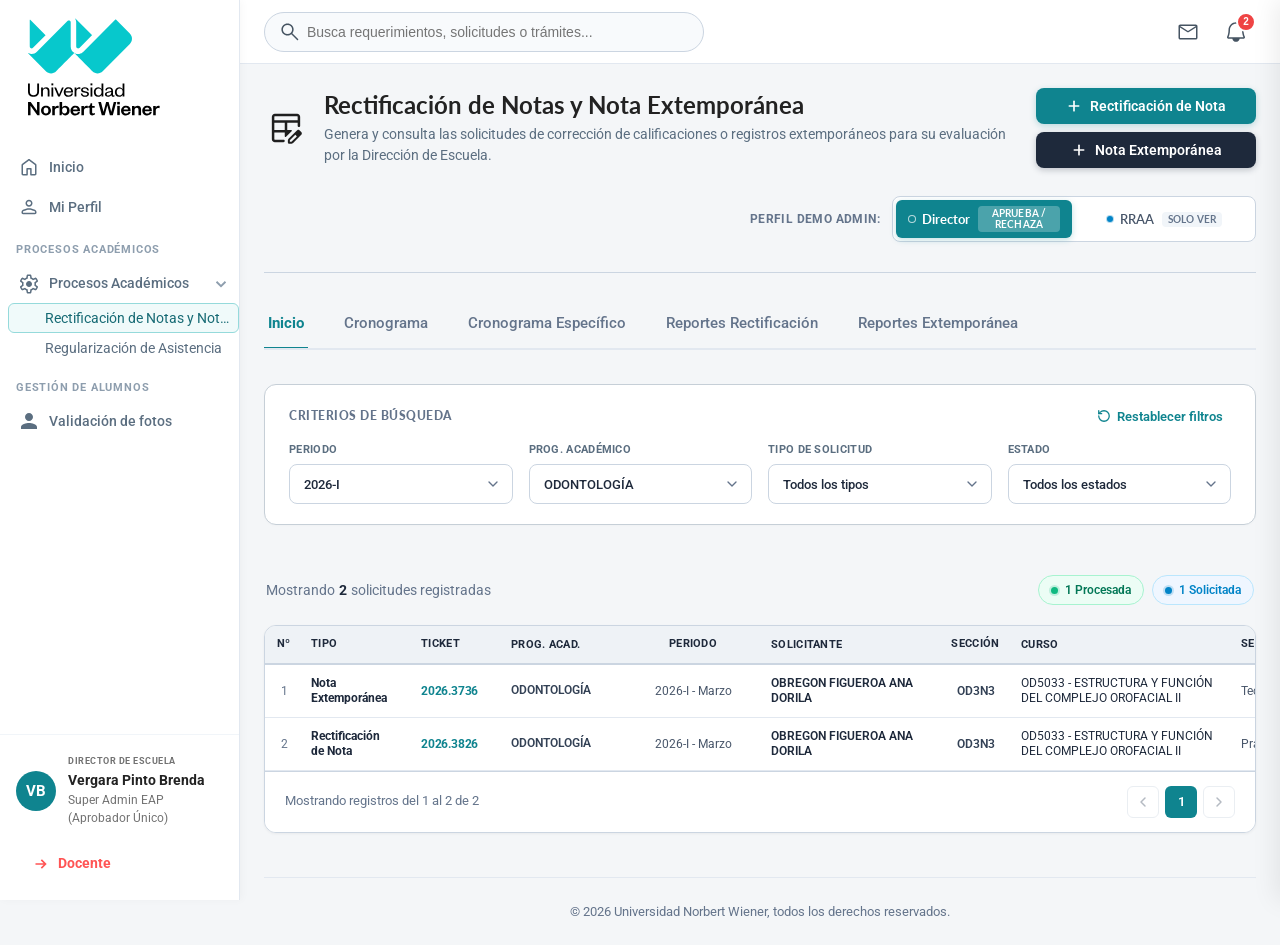
<file: rectificacion-nota.html>
<!DOCTYPE html>
<html lang="es">

<head>
  <meta charset="UTF-8">
  <meta name="viewport" content="width=device-width, initial-scale=1.0">
  <title>Rectificación de Notas y Nota Extemporánea - Administrador RRAA | Universidad Norbert Wiener</title>
  <link rel="preconnect" href="https://fonts.googleapis.com">
  <link rel="preconnect" href="https://fonts.gstatic.com" crossorigin>
  <link
    href="https://fonts.googleapis.com/css2?family=Lato:wght@400;700;900&family=Roboto:wght@400;500;700&display=swap"
    rel="stylesheet">
  <link rel="stylesheet" href="styles.css">
  <link rel="stylesheet" href="rectificacion-nota.css">
</head>

<body>

  <!-- ==========================================================================
       1. TOP SEARCH BAR (Look & Feel unificado Intranet Wiener)
       ========================================================================== -->
  <header class="top-search-bar" id="topSearchBar">
    <div class="top-bar-left-mobile">
      <button type="button" class="top-bar-burger-btn" id="topBarBurgerBtn" aria-label="Abrir Menú">
        <svg xmlns="http://www.w3.org/2000/svg" width="24" height="24" viewBox="0 0 24 24" fill="none"
          stroke="currentColor" stroke-width="2">
          <line x1="3" y1="12" x2="21" y2="12"></line>
          <line x1="3" y1="6" x2="21" y2="6"></line>
          <line x1="3" y1="18" x2="21" y2="18"></line>
        </svg>
      </button>
      <a href="rectificacion-nota.html" class="sidebar-logo-link" aria-label="Ir a Inicio">
        <svg xmlns="http://www.w3.org/2000/svg" width="171" height="32" viewBox="0 0 171 32" fill="none">
          <path
            d="M1.71813 17.3648C1.8067 17.4028 1.95853 17.4492 2.13989 17.4534C2.37186 17.4534 2.65444 17.3859 2.91594 17.1202L10.2841 9.74354L1.31745 0.806371C1.20779 0.696713 1.02222 0.77263 1.02222 0.928683V15.6482L1.03487 16.3357C1.03487 17.0063 1.51568 17.2762 1.72234 17.3606"
            fill="#07C8CC" />
          <path
            d="M27.0451 20.0389C25.7502 19.2671 24.9742 17.9048 24.9742 16.3527V2.2658C24.9742 1.5952 24.4934 1.32527 24.2867 1.24091C24.1981 1.20296 24.0463 1.15656 23.865 1.15234C23.633 1.15234 23.3504 1.21983 23.0847 1.48554L5.1977 19.3894C4.3626 20.2287 3.28289 20.6673 2.16943 20.6673C2.14413 20.6673 2.1146 20.6673 2.0893 20.6673C2.05978 20.6673 2.03447 20.6673 2.00495 20.6673C1.93325 20.6673 1.86576 20.6589 1.79406 20.6547C1.73502 20.6505 1.67597 20.642 1.61692 20.6336C1.58318 20.6294 1.54522 20.6252 1.51148 20.6167C1.45244 20.6083 1.38917 20.5957 1.33012 20.5872C1.33012 20.5872 1.33012 20.5872 1.32591 20.5872C1.04333 20.5324 0.760743 20.448 0.482379 20.3342C0.360068 20.2835 0.246192 20.2287 0.132316 20.1697C0.0395276 20.1233 -0.0448251 20.2414 0.0268747 20.3173L10.4571 30.7475C12.1273 32.4177 14.835 32.4177 16.501 30.7475C16.501 30.7475 27.0408 20.2076 27.0788 20.1697C27.1168 20.1317 27.1041 20.0769 27.0493 20.0431"
            fill="#07C8CC" />
          <path
            d="M28.1794 2.26562V12.0548L28.1921 12.2825V16.2977C28.1921 16.981 28.6813 17.2593 28.8922 17.3437C29.0778 17.4196 29.5122 17.5419 29.9382 17.2551C29.9846 17.2214 30.031 17.1834 30.0774 17.137L37.4076 9.80676C37.4371 9.77723 37.4371 9.73506 37.4076 9.70553L27.7323 0.0218392C27.6733 -0.0372077 27.5763 0.0344921 27.6185 0.106192C27.9812 0.743055 28.1794 1.47692 28.1794 2.2614"
            fill="#07C8CC" />
          <path
            d="M51.5663 0.781081C51.4018 0.616593 51.1319 0.616593 50.9632 0.781081L32.6839 19.0603L32.3929 19.364C32.2748 19.4821 32.1525 19.5875 32.026 19.6887C32.0175 19.6972 32.0049 19.7056 31.9922 19.7141C31.9501 19.7478 31.9121 19.7773 31.8699 19.8111C31.1192 20.3804 30.2293 20.6757 29.314 20.6757C28.7531 20.6757 28.1837 20.566 27.6354 20.3383C27.5131 20.2877 27.4119 20.2413 27.298 20.178C27.2136 20.1316 27.1335 20.2286 27.2263 20.3172C27.3149 20.4057 37.6565 30.7432 37.6565 30.7432C39.3225 32.4091 42.026 32.4091 43.692 30.7432L59.5503 14.8849C61.2415 13.1936 61.2415 10.4563 59.5503 8.76507L51.5663 0.781081Z"
            fill="#07C8CC" />
        </svg>
      </a>
    </div>

    <!-- Buscador versión escritorio -->
    <div class="top-bar-search-container">
      <div class="top-bar-search-icon">
        <svg xmlns="http://www.w3.org/2000/svg" width="24" height="24" viewBox="0 0 24 24" fill="none">
          <path
            d="M9.5193 15.6153C7.81164 15.6153 6.36547 15.023 5.1808 13.8385C3.9963 12.6538 3.40405 11.2077 3.40405 9.50002C3.40405 7.79235 3.9963 6.34618 5.1808 5.16152C6.36547 3.97702 7.81164 3.38477 9.5193 3.38477C11.227 3.38477 12.6731 3.97702 13.8578 5.16152C15.0423 6.34618 15.6346 7.79235 15.6346 9.50002C15.6346 10.2142 15.5147 10.8963 15.2751 11.5463C15.0352 12.1963 14.7153 12.7616 14.3153 13.2423L20.0693 18.9963C20.2078 19.1346 20.2786 19.3086 20.2818 19.5183C20.285 19.7279 20.2141 19.9052 20.0693 20.05C19.9245 20.1948 19.7488 20.2673 19.5423 20.2673C19.336 20.2673 19.1604 20.1948 19.0156 20.05L13.2616 14.296C12.7616 14.7088 12.1866 15.0319 11.5366 15.2653C10.8866 15.4986 10.2141 15.6153 9.5193 15.6153ZM9.5193 14.1155C10.8078 14.1155 11.8991 13.6683 12.7933 12.774C13.6876 11.8798 14.1348 10.7885 14.1348 9.50002C14.1348 8.21152 13.6876 7.12018 12.7933 6.22601C11.8991 5.33168 10.8078 4.88452 9.5193 4.88452C8.2308 4.88452 7.13947 5.33168 6.2453 6.22601C5.35097 7.12018 4.9038 8.21152 4.9038 9.50002C4.9038 10.7885 5.35097 11.8798 6.2453 12.774C7.13947 13.6683 8.2308 14.1155 9.5193 14.1155Z"
            fill="#465462" />
        </svg>
      </div>
      <input type="text" class="top-bar-search-input" id="desktopSearchInput"
        placeholder="Busca requerimientos, solicitudes o trámites...">
    </div>

    <!-- Acciones de la barra superior -->
    <div class="top-bar-right-actions">

      <button type="button" class="top-bar-action-btn mobile-search-btn" id="mobileSearchBtn" aria-label="Buscar">
        <svg xmlns="http://www.w3.org/2000/svg" width="24" height="24" viewBox="0 0 24 24" fill="none">
          <path
            d="M9.5193 15.6153C7.81164 15.6153 6.36547 15.023 5.1808 13.8385C3.9963 12.6538 3.40405 11.2077 3.40405 9.50002C3.40405 7.79235 3.9963 6.34618 5.1808 5.16152C6.36547 3.97702 7.81164 3.38477 9.5193 3.38477C11.227 3.38477 12.6731 3.97702 13.8578 5.16152C15.0423 6.34618 15.6346 7.79235 15.6346 9.50002C15.6346 10.2142 15.5147 10.8963 15.2751 11.5463C15.0352 12.1963 14.7153 12.7616 14.3153 13.2423L20.0693 18.9963C20.2078 19.1346 20.2786 19.3086 20.2818 19.5183C20.285 19.7279 20.2141 19.9052 20.0693 20.05C19.9245 20.1948 19.7488 20.2673 19.5423 20.2673C19.336 20.2673 19.1604 20.1948 19.0156 20.05L13.2616 14.296C12.7616 14.7088 12.1866 15.0319 11.5366 15.2653C10.8866 15.4986 10.2141 15.6153 9.5193 15.6153ZM9.5193 14.1155C10.8078 14.1155 11.8991 13.6683 12.7933 12.774C13.6876 11.8798 14.1348 10.7885 14.1348 9.50002C14.1348 8.21152 13.6876 7.12018 12.7933 6.22601C11.8991 5.33168 10.8078 4.88452 9.5193 4.88452C8.2308 4.88452 7.13947 5.33168 6.2453 6.22601C5.35097 7.12018 4.9038 8.21152 4.9038 9.50002C4.9038 10.7885 5.35097 11.8798 6.2453 12.774C7.13947 13.6683 8.2308 14.1155 9.5193 14.1155Z"
            fill="#465462" />
        </svg>
      </button>

      <button type="button" class="top-bar-action-btn" id="mailBtn" aria-label="Correo Institucional">
        <svg xmlns="http://www.w3.org/2000/svg" width="24" height="24" viewBox="0 0 24 24" fill="none">
          <path
            d="M4.30775 19.5C3.80258 19.5 3.375 19.325 3.025 18.975C2.675 18.625 2.5 18.1974 2.5 17.6923V6.30775C2.5 5.80258 2.675 5.375 3.025 5.025C3.375 4.675 3.80258 4.5 4.30775 4.5H19.6923C20.1974 4.5 20.625 4.675 20.975 5.025C21.325 5.375 21.5 5.80258 21.5 6.30775V17.6923C21.5 18.1974 21.325 18.625 20.975 18.975C20.625 19.325 20.1974 19.5 19.6923 19.5H4.30775ZM20 7.44225L12.4865 12.252C12.4097 12.2955 12.3302 12.3298 12.248 12.3548C12.166 12.3798 12.0833 12.3923 12 12.3923C11.9167 12.3923 11.834 12.3798 11.752 12.3548C11.6698 12.3298 11.5903 12.2955 11.5135 12.252L4 7.44225V17.6923C4 17.7821 4.02883 17.8558 4.0865 17.9135C4.14417 17.9712 4.21792 18 4.30775 18H19.6923C19.7821 18 19.8558 17.9712 19.9135 17.9135C19.9712 17.8558 20 17.7821 20 17.6923V7.44225ZM12 11L19.8462 6H4.15375L12 11ZM4 7.673V6.52975V6.5595V6.52775V7.673Z"
            fill="#465462" />
        </svg>
      </button>

      <button type="button" class="top-bar-action-btn" id="notificationBtn" aria-label="Notificaciones">
        <svg xmlns="http://www.w3.org/2000/svg" width="24" height="24" viewBox="0 0 24 24" fill="none">
          <path
            d="M20.7936 16.4944C20.2733 15.5981 19.4999 13.0622 19.4999 9.75C19.4999 7.76088 18.7097 5.85322 17.3032 4.4467C15.8967 3.04018 13.989 2.25 11.9999 2.25C10.0108 2.25 8.10311 3.04018 6.69659 4.4467C5.29007 5.85322 4.49989 7.76088 4.49989 9.75C4.49989 13.0631 3.72551 15.5981 3.2052 16.4944C3.07233 16.7222 3.00189 16.9811 3.00099 17.2449C3.00008 17.5086 3.06874 17.768 3.20005 17.9967C3.33135 18.2255 3.52065 18.4156 3.74886 18.5478C3.97708 18.6801 4.23613 18.7498 4.49989 18.75H8.32583C8.49886 19.5967 8.95904 20.3577 9.62852 20.9042C10.298 21.4507 11.1357 21.7492 11.9999 21.7492C12.8641 21.7492 13.7018 21.4507 14.3713 20.9042C15.0407 20.3577 15.5009 19.5967 15.674 18.75H19.4999C19.7636 18.7496 20.0225 18.6798 20.2506 18.5475C20.4787 18.4151 20.6678 18.225 20.799 17.9963C20.9302 17.7676 20.9988 17.5083 20.9979 17.2446C20.9969 16.9809 20.9265 16.7222 20.7936 16.4944ZM4.49989 17.25C5.22177 16.0088 5.99989 13.1325 5.99989 9.75C5.99989 8.1587 6.63203 6.63258 7.75725 5.50736C8.88247 4.38214 10.4086 3.75 11.9999 3.75C13.5912 3.75 15.1173 4.38214 16.2425 5.50736C17.3677 6.63258 17.9999 8.1587 17.9999 9.75C17.9999 13.1297 18.7761 16.0059 19.4999 17.25H4.49989Z"
            fill="#465462" />
        </svg>
        <span class="top-bar-badge" id="notificationBadge">2</span>
      </button>
    </div>

    <!-- Overlay de Búsqueda Móvil -->
    <div class="mobile-search-overlay" id="mobileSearchOverlay">
      <div class="mobile-search-input-wrapper">
        <svg xmlns="http://www.w3.org/2000/svg" width="24" height="24" viewBox="0 0 24 24" fill="none">
          <path
            d="M9.5193 15.6153C7.81164 15.6153 6.36547 15.023 5.1808 13.8385C3.9963 12.6538 3.40405 11.2077 3.40405 9.50002C3.40405 7.79235 3.9963 6.34618 5.1808 5.16152C6.36547 3.97702 7.81164 3.38477 9.5193 3.38477C11.227 3.38477 12.6731 3.97702 13.8578 5.16152C15.0423 6.34618 15.6346 7.79235 15.6346 9.50002C15.6346 10.2142 15.5147 10.8963 15.2751 11.5463C15.0352 12.1963 14.7153 12.7616 14.3153 13.2423L20.0693 18.9963C20.2078 19.1346 20.2786 19.3086 20.2818 19.5183C20.285 19.7279 20.2141 19.9052 20.0693 20.05C19.9245 20.1948 19.7488 20.2673 19.5423 20.2673C19.336 20.2673 19.1604 20.1948 19.0156 20.05L13.2616 14.296C12.7616 14.7088 12.1866 15.0319 11.5366 15.2653C10.8866 15.4986 10.2141 15.6153 9.5193 15.6153ZM9.5193 14.1155C10.8078 14.1155 11.8991 13.6683 12.7933 12.774C13.6876 11.8798 14.1348 10.7885 14.1348 9.50002C14.1348 8.21152 13.6876 7.12018 12.7933 6.22601C11.8991 5.33168 10.8078 4.88452 9.5193 4.88452C8.2308 4.88452 7.13947 5.33168 6.2453 6.22601C5.35097 7.12018 4.9038 8.21152 4.9038 9.50002C4.9038 10.7885 5.35097 11.8798 6.2453 12.774C7.13947 13.6683 8.2308 14.1155 9.5193 14.1155Z"
            fill="#465462" />
        </svg>
        <input type="text" class="mobile-search-input" id="mobileSearchInput" placeholder="Buscar en la intranet...">
      </div>
      <button type="button" class="mobile-search-close-btn" id="mobileSearchCloseBtn" aria-label="Cerrar Búsqueda">
        <svg xmlns="http://www.w3.org/2000/svg" width="24" height="24" viewBox="0 0 24 24" fill="none">
          <path
            d="M12 13.4L7.10005 18.3C6.91672 18.4834 6.68338 18.575 6.40005 18.575C6.11672 18.575 5.88338 18.4834 5.70005 18.3C5.51672 18.1167 5.42505 17.8834 5.42505 17.6C5.42505 17.3167 5.51672 17.0834 5.70005 16.9L10.6 12L5.70005 7.10005C5.51672 6.91672 5.42505 6.68338 5.42505 6.40005C5.42505 6.11672 5.51672 5.88338 5.70005 5.70005C5.88338 5.51672 6.11672 5.42505 6.40005 5.42505C6.68338 5.42505 6.91672 5.51672 7.10005 5.70005L12 10.6L16.9 5.70005C17.0834 5.51672 17.3167 5.42505 17.6 5.42505C17.8834 5.42505 18.1167 5.51672 18.3 5.70005C18.4834 5.88338 18.575 6.11672 18.575 6.40005C18.575 6.68338 18.4834 6.91672 18.3 7.10005L13.4 12L18.3 16.9C18.4834 17.0834 18.575 17.3167 18.575 17.6C18.575 17.8834 18.4834 18.1167 18.3 18.3C18.1167 18.4834 17.8834 18.575 17.6 18.575C17.3167 18.575 17.0834 18.4834 16.9 18.3L12 13.4Z"
            fill="#404040" />
        </svg>
      </button>
    </div>
  </header>

  <!-- ==========================================================================
       2. BARRA LATERAL FIJA ADMIN (Sidebar - 240px reutilizado de delegados.html)
       ========================================================================== -->
  <aside class="sidebar-navbar" id="sidebarNavbar">
    <div class="sidebar-header">
      <a href="rectificacion-nota.html" class="sidebar-logo-link"
        title="Universidad Norbert Wiener - Portal Administrativo">
        <svg class="sidebar-logo-desktop" xmlns="http://www.w3.org/2000/svg" width="178" height="104"
          viewBox="0 0 178 104" fill="none">
          <path
            d="M10.9381 30.2706C11.0895 30.3358 11.3492 30.4154 11.6593 30.4227C12.0559 30.4227 12.5392 30.3068 12.9863 29.8507L25.586 17.1869L10.2529 1.84418C10.0654 1.65593 9.74805 1.78626 9.74805 2.05416V27.3237L9.76968 28.5039C9.76968 29.6552 10.5919 30.1186 10.9453 30.2634"
            fill="#07C8CC" />
          <path
            d="M54.2472 34.8612C52.0331 33.5362 50.706 31.1975 50.706 28.533V4.3495C50.706 3.19825 49.8838 2.73485 49.5304 2.59004C49.379 2.52488 49.1194 2.44523 48.8092 2.43799C48.4126 2.43799 47.9293 2.55384 47.475 3.00999L16.8881 33.7462C15.4601 35.187 13.6138 35.9401 11.7097 35.9401C11.6665 35.9401 11.616 35.9401 11.5727 35.9401C11.5222 35.9401 11.479 35.9401 11.4285 35.9401C11.3059 35.9401 11.1905 35.9256 11.0679 35.9183C10.9669 35.9111 10.8659 35.8966 10.7649 35.8821C10.7073 35.8749 10.6423 35.8677 10.5846 35.8532C10.4837 35.8387 10.3755 35.817 10.2745 35.8025C10.2745 35.8025 10.2745 35.8025 10.2673 35.8025C9.78409 35.7084 9.30088 35.5636 8.82487 35.3681C8.61572 35.2812 8.42099 35.187 8.22626 35.0857C8.06759 35.006 7.92335 35.2088 8.04596 35.3391L25.8817 53.245C28.7377 56.1123 33.3679 56.1123 36.2168 53.245C36.2168 53.245 54.24 35.1508 54.3049 35.0857C54.3698 35.0205 54.3482 34.9264 54.2544 34.8685"
            fill="#07C8CC" />
          <path
            d="M56.1871 4.34943V21.1548L56.2087 21.5458V28.4388C56.2087 29.6117 57.0453 30.0896 57.4059 30.2344C57.7233 30.3648 58.4661 30.5747 59.1945 30.0824C59.2739 30.0824 59.3532 29.9593 59.4325 29.8796L71.9673 17.2956C72.0178 17.2449 72.0178 17.1725 71.9673 17.1218L55.4226 0.497453C55.3216 0.396085 55.1557 0.519175 55.2278 0.642264C55.8481 1.73559 56.1871 2.99545 56.1871 4.34219"
            fill="#07C8CC" />
          <path
            d="M96.1783 1.80065C95.897 1.51827 95.4354 1.51827 95.147 1.80065L63.8893 33.1812L63.3917 33.7026C63.1898 33.9053 62.9806 34.0863 62.7642 34.2601C62.7498 34.2746 62.7282 34.289 62.7065 34.3035C62.6344 34.3615 62.5695 34.4121 62.4974 34.4701C61.2136 35.4475 59.6919 35.9544 58.1268 35.9544C57.1676 35.9544 56.1939 35.7661 55.2564 35.3751C55.0472 35.2882 54.8741 35.2086 54.6794 35.1C54.5351 35.0203 54.3981 35.1869 54.5568 35.3389C54.7082 35.491 72.3925 53.2376 72.3925 53.2376C75.2413 56.0976 79.8643 56.0976 82.7131 53.2376L109.831 26.0131C112.723 23.1096 112.723 18.4105 109.831 15.507L96.1783 1.80065Z"
            fill="#07C8CC" />
          <path
            d="M13.5131 78.8704C16.5825 78.8704 19.0441 77.4224 19.0441 73.563V65.3955H17.2083V73.5989C17.2083 76.0941 15.8912 77.3327 13.5131 77.3327C11.135 77.3327 9.85955 76.0941 9.85955 73.575V65.3955H8V73.5571C8 77.4164 10.4436 78.8645 13.5131 78.8645"
            fill="black" />
          <path
            d="M22.9063 73.3475C22.9063 71.6662 24.0327 70.5771 25.4572 70.5771C26.8817 70.5771 27.7042 71.5405 27.7042 73.0723V78.613H29.4982V72.9227C29.4982 70.7806 28.5028 69.189 26.0413 69.189C24.6347 69.189 23.3593 69.9668 22.9063 71.0798V69.4403H21.1123V78.613H22.9063V73.3475Z"
            fill="black" />
          <path d="M33.2829 65.3955H31.4233V67.3701H33.2829V65.3955Z" fill="black" />
          <path d="M33.2588 69.4463H31.4648V78.6191H33.2588V69.4463Z" fill="black" />
          <path
            d="M39.8569 78.6131L43.7488 69.4463H41.9965L39.1238 76.4949H39.0344L36.096 69.4463H34.2126L38.1046 78.6131H39.8569Z"
            fill="black" />
          <path
            d="M48.5887 78.8703C50.9429 78.8703 52.5223 77.6078 52.9992 75.5315L51.5091 75.364C51.1217 76.7701 50.1919 77.5061 48.6125 77.5061C46.9258 77.5061 45.6086 76.2495 45.5192 74.4605H53.0409V73.7664C53.0409 71.2712 51.5091 69.189 48.5052 69.189C45.7815 69.189 43.7312 71.2653 43.7312 74.1613C43.7312 77.0573 45.7874 78.8644 48.5946 78.8644M48.4993 70.5173C50.2933 70.5173 51.1336 71.8636 51.1992 73.3296H45.5609C45.7755 71.8217 46.7947 70.5173 48.4993 70.5173Z"
            fill="black" />
          <path
            d="M56.3841 73.7664C56.3841 72.0012 57.3973 70.8045 58.7622 70.8045C59.3462 70.8045 59.7158 70.9122 60.2343 71.1815L60.4071 69.6078C60.0853 69.3326 59.6502 69.189 59.0661 69.189C57.7072 69.189 56.7298 70.26 56.3841 71.3071V69.4403H54.5901V78.613H56.3841V73.7664Z"
            fill="black" />
          <path
            d="M65.1094 77.59C63.4883 77.59 62.475 76.8361 62.3022 75.4299L60.7883 75.5316C60.9612 77.7994 62.7552 78.8705 65.1094 78.8705C67.3146 78.8705 68.9775 77.8832 68.9775 76.0582C68.9775 74.4008 67.851 73.7067 65.9498 73.3955L64.1796 73.1203C63.2081 72.9527 62.7313 72.5758 62.7313 71.8398C62.7313 71.0021 63.5061 70.4755 64.6982 70.4755C66.2955 70.4755 67.1835 71.1278 67.3981 72.5339L68.8464 72.4501C68.6735 70.3319 67.2014 69.1951 64.6982 69.1951C62.5168 69.1951 61.0685 70.326 61.0685 72.0073C61.0685 73.581 62.1294 74.317 63.8995 74.5862L65.4968 74.8615C66.665 75.0709 67.2908 75.3641 67.2908 76.2257C67.2908 77.1472 66.361 77.59 65.1094 77.59Z"
            fill="black" />
          <path d="M72.3396 69.4463H70.5457V78.6191H72.3396V69.4463Z" fill="black" />
          <path d="M72.3635 65.3955H70.5039V67.3701H72.3635V65.3955Z" fill="black" />
          <path
            d="M81.5417 76.7044V78.6132H83.3357V65.3955H81.5417V71.3791C81.1066 70.2482 79.9206 69.1951 78.1504 69.1951C75.3432 69.1951 73.8293 71.3372 73.8293 74.0417C73.8293 76.7463 75.3432 78.8704 78.1504 78.8704C79.9206 78.8704 81.1126 77.8413 81.5417 76.7104M75.665 74.0417C75.665 71.9415 76.7021 70.6012 78.5617 70.6012C80.2722 70.6012 81.5656 71.774 81.5656 73.7725V74.299C81.5656 76.3155 80.2722 77.4882 78.5617 77.4882C76.7021 77.4882 75.665 76.1479 75.665 74.0477"
            fill="black" />
          <path
            d="M88.7115 73.4313C86.4407 73.8741 84.9089 74.5861 84.9089 76.3273C84.9089 77.901 86.095 78.8644 87.9367 78.8644C89.4684 78.8644 90.8094 78.0685 91.328 76.9975C91.4352 78.0865 92.1266 78.8045 93.0981 78.8045C93.8312 78.8045 94.2246 78.5712 94.5464 78.26V77.3146C94.2901 77.4642 93.9385 77.524 93.7239 77.524C93.271 77.524 92.9908 77.2907 92.9908 76.812V72.6953C92.9908 70.3677 91.5842 69.189 89.2062 69.189C86.9771 69.189 85.5765 70.4515 85.2069 72.1688L86.8042 72.3782C87.0844 71.3071 87.8175 70.5293 89.1823 70.5293C90.5472 70.5293 91.2564 71.3071 91.2564 72.5637V72.9227L88.7055 73.4253L88.7115 73.4313ZM91.2624 74.5263C91.2624 76.3752 89.9869 77.5899 88.3241 77.5899C87.2453 77.5899 86.7029 77.0035 86.7029 76.2256C86.7029 75.1127 87.6506 74.8374 89.1466 74.5263L91.2624 74.0835V74.5263Z"
            fill="black" />
          <path
            d="M99.2019 78.8704C100.972 78.8704 102.164 77.8413 102.593 76.7104V78.6191H104.387V65.3955H102.593V71.3791C102.164 70.2482 100.972 69.1951 99.2019 69.1951C96.3947 69.1951 94.8809 71.3372 94.8809 74.0417C94.8809 76.7463 96.3947 78.8704 99.2019 78.8704ZM99.6132 70.6012C101.318 70.6012 102.617 71.774 102.617 73.7725V74.299C102.617 76.3155 101.318 77.4882 99.6132 77.4882C97.7536 77.4882 96.7166 76.1479 96.7166 74.0477C96.7166 71.9475 97.7536 70.6072 99.6132 70.6072"
            fill="black" />
          <path
            d="M17.0415 92.7403L10.688 83.9265H8.04175V97.1442H10.5152V87.8278L17.3812 97.1442H19.5149V83.9265H17.0415V92.7403Z"
            fill="black" />
          <path
            d="M25.9879 87.6362C23.0853 87.6362 21.041 89.6527 21.041 92.5248C21.041 95.3969 23.0853 97.3954 25.9879 97.3954C28.8905 97.3954 30.9586 95.4029 30.9586 92.5248C30.9586 89.6467 28.9143 87.6362 25.9879 87.6362ZM25.9879 95.4866C24.4323 95.4866 23.6217 94.272 23.6217 92.5248C23.6217 90.7776 24.4323 89.545 25.9879 89.545C27.5435 89.545 28.3779 90.7596 28.3779 92.5248C28.3779 94.2899 27.5673 95.4866 25.9879 95.4866Z"
            fill="black" />
          <path
            d="M38.5635 90.3647L38.7542 88.0132C38.48 87.7798 38.0092 87.6362 37.431 87.6362C36.1317 87.6362 35.1483 88.5996 34.8086 89.6527V87.8875H32.2517V97.1441H34.8086V92.5667C34.8086 90.8853 35.7026 89.9638 37.0258 89.9638C37.6456 89.9638 38.0688 90.0895 38.5635 90.3647Z"
            fill="black" />
          <path
            d="M45.3761 87.6364C43.6894 87.6364 42.5629 88.5399 42.1338 89.6708V83.9207H39.5769V97.1443H41.5378L42.0086 95.3612C42.4974 96.516 43.6953 97.3956 45.3344 97.3956C48.1475 97.3956 49.6197 95.2535 49.6197 92.525C49.6197 89.7965 48.1475 87.6364 45.3761 87.6364ZM44.5834 95.427C43.1351 95.427 42.1099 94.3978 42.1099 92.6985V92.3395C42.1099 90.6581 43.1351 89.611 44.5834 89.611C46.2045 89.611 47.033 90.7658 47.033 92.531C47.033 94.2961 46.1986 95.427 44.5834 95.427Z"
            fill="black" />
          <path
            d="M57.886 93.913C57.5224 94.9601 56.7774 95.4866 55.5198 95.4866C54.1311 95.4866 53.0464 94.5233 52.9629 93.159H60.0197V92.2555C60.0197 89.7365 58.4402 87.6362 55.3708 87.6362C52.5576 87.6362 50.4478 89.7365 50.4478 92.6504C50.4478 95.5644 52.5398 97.3954 55.4364 97.3954C57.8442 97.3954 59.4654 96.1807 59.9601 94.1224L57.8919 93.913H57.886ZM55.347 89.4851C56.7774 89.4851 57.439 90.5143 57.5224 91.5854H52.9987C53.2311 90.4305 53.9404 89.4851 55.347 89.4851Z"
            fill="black" />
          <path
            d="M66.1649 89.9699C66.7848 89.9699 67.2079 90.0956 67.7026 90.3708L67.8933 88.0193C67.6192 87.7859 67.1483 87.6423 66.5702 87.6423C65.2709 87.6423 64.2875 88.6057 63.9478 89.6588V87.8936H61.3909V97.1502H63.9478V92.5728C63.9478 90.8914 64.8418 89.9699 66.1649 89.9699Z"
            fill="black" />
          <path
            d="M72.1303 94.2302V89.6528H74.6872V87.8876H72.1303V85.3267H70.5747L70.2767 86.5832C70.0621 87.4448 69.8058 87.9056 68.888 88.0552L68.2502 88.1629V89.6528H69.5913V94.7926C69.5913 96.7672 70.8071 97.3955 72.2554 97.3955C73.4057 97.3955 74.1746 97.1023 74.86 96.5997V94.9422C74.3057 95.1935 73.7693 95.385 73.2627 95.385C72.4938 95.385 72.1303 95.026 72.1303 94.2302Z"
            fill="black" />
          <path
            d="M93.7541 83.9265L91.2986 93.6617H91.2151L88.5927 83.9265H86.1371L83.5385 93.6438H83.4551L80.9817 83.9265H78.3115L81.7922 97.1442H84.7127L87.2695 87.6184H87.353L89.892 97.1442H92.8363L96.311 83.9265H93.7541Z"
            fill="black" />
          <path d="M99.8033 83.9207H97.1809V86.3739H99.8033V83.9207Z" fill="black" />
          <path d="M99.7854 87.8877H97.2285V97.1442H99.7854V87.8877Z" fill="black" />
          <path
            d="M105.978 87.6362C103.165 87.6362 101.055 89.7365 101.055 92.6504C101.055 95.5644 103.147 97.3954 106.044 97.3954C108.452 97.3954 110.073 96.1807 110.562 94.1224L108.493 93.913C108.13 94.9601 107.385 95.4866 106.127 95.4866C104.739 95.4866 103.654 94.5233 103.57 93.159H110.627V92.2555C110.627 89.7365 109.048 87.6362 105.978 87.6362ZM103.612 91.5854C103.845 90.4305 104.548 89.4851 105.96 89.4851C107.373 89.4851 108.052 90.5143 108.136 91.5854H103.618H103.612Z"
            fill="black" />
          <path
            d="M114.555 92.1957C114.555 90.64 115.366 89.6347 116.665 89.6347C117.964 89.6347 118.501 90.4545 118.501 91.8786V97.1441H121.058V91.37C121.058 89.3116 120.14 87.6362 117.625 87.6362C116.218 87.6362 115.026 88.3483 114.555 89.4014V87.8875H111.998V97.1441H114.555V92.1897V92.1957Z"
            fill="black" />
          <path
            d="M127.243 97.3954C129.651 97.3954 131.272 96.1807 131.767 94.1224L129.699 93.913C129.335 94.9601 128.59 95.4866 127.333 95.4866C125.95 95.4866 124.859 94.5233 124.776 93.159H131.833V92.2555C131.833 89.7365 130.253 87.6362 127.184 87.6362C124.371 87.6362 122.261 89.7365 122.261 92.6504C122.261 95.5644 124.353 97.3954 127.249 97.3954M127.16 89.4851C128.59 89.4851 129.252 90.5143 129.335 91.5854H124.812C125.044 90.4305 125.753 89.4851 127.16 89.4851Z"
            fill="black" />
          <path
            d="M135.755 92.5728C135.755 90.8914 136.649 89.9699 137.972 89.9699C138.592 89.9699 139.015 90.0956 139.51 90.3708L139.701 88.0193C139.427 87.7859 138.956 87.6423 138.378 87.6423C137.078 87.6423 136.095 88.6057 135.755 89.6588V87.8936H133.198V97.1502H135.755V92.5728Z"
            fill="black" />
        </svg>
      </a>
      <button type="button" class="sidebar-close-btn" id="sidebarCloseBtn" aria-label="Cerrar Menú">
        <svg xmlns="http://www.w3.org/2000/svg" width="24" height="24" viewBox="0 0 24 24" fill="none">
          <path
            d="M12 13.4L7.10005 18.3C6.91672 18.4834 6.68338 18.575 6.40005 18.575C6.11672 18.575 5.88338 18.4834 5.70005 18.3C5.51672 18.1167 5.42505 17.8834 5.42505 17.6C5.42505 17.3167 5.51672 17.0834 5.70005 16.9L10.6 12L5.70005 7.10005C5.51672 6.91672 5.42505 6.68338 5.42505 6.40005C5.42505 6.11672 5.51672 5.88338 5.70005 5.70005C5.88338 5.51672 6.11672 5.42505 6.40005 5.42505C6.68338 5.42505 6.91672 5.51672 7.10005 5.70005L12 10.6L16.9 5.70005C17.0834 5.51672 17.3167 5.42505 17.6 5.42505C17.8834 5.42505 18.1167 5.51672 18.3 5.70005C18.4834 5.88338 18.575 6.11672 18.575 6.40005C18.575 6.68338 18.4834 6.91672 18.3 7.10005L13.4 12L18.3 16.9C18.4834 17.0834 18.575 17.3167 18.575 17.6C18.575 17.8834 18.4834 18.1167 18.3 18.3C18.1167 18.4834 17.8834 18.575 17.6 18.575C17.3167 18.575 17.0834 18.4834 16.9 18.3L12 13.4Z"
            fill="#404040" />
        </svg>
      </button>
    </div>

    <div class="sidebar-nav-container">
      <nav>
        <ul class="sidebar-menu-list">

          <!-- 1. Enlace Inicio -->
          <li class="sidebar-menu-item">
            <a href="rectificacion-nota.html" class="sidebar-menu-link">
              <span class="sidebar-icon-box" aria-hidden="true">
                <svg xmlns="http://www.w3.org/2000/svg" width="24" height="24" viewBox="0 0 24 24" fill="none">
                  <path
                    d="M6 19H9.34625V13.9615C9.34625 13.7055 9.43283 13.4908 9.606 13.3175C9.77933 13.1443 9.994 13.0578 10.25 13.0578H13.75C14.006 13.0578 14.2207 13.1443 14.394 13.3175C14.5672 13.4908 14.6538 13.7055 14.6538 13.9615V19H18V10.1538C18 10.1026 17.9888 10.0562 17.9663 10.0145C17.9439 9.97284 17.9135 9.93592 17.875 9.90376L12.1828 5.625C12.1314 5.58017 12.0705 5.55775 12 5.55775C11.9295 5.55775 11.8686 5.58017 11.8173 5.625L6.125 9.90376C6.0865 9.93592 6.05608 9.97284 6.03375 10.0145C6.01125 10.0562 6 10.1026 6 10.1538V19ZM4.5 19V10.1538C4.5 9.86759 4.564 9.59651 4.692 9.34051C4.82017 9.08434 4.99717 8.87342 5.223 8.70776L10.9155 4.41926C11.2313 4.17826 11.5923 4.05775 11.9985 4.05775C12.4047 4.05775 12.7667 4.17826 13.0845 4.41926L18.777 8.70776C19.0028 8.87342 19.1798 9.08434 19.308 9.34051C19.436 9.59651 19.5 9.86759 19.5 10.1538V19C19.5 19.409 19.3523 19.7613 19.0568 20.0568C18.7613 20.3523 18.409 20.5 18 20.5H14.0577C13.8016 20.5 13.5869 20.4133 13.4137 20.24C13.2404 20.0668 13.1538 19.8522 13.1538 19.596V14.5578H10.8463V19.596C10.8463 19.8522 10.7596 20.0668 10.5863 20.24C10.4131 20.4133 10.1984 20.5 9.94225 20.5H6C5.591 20.5 5.23875 20.3523 4.94325 20.0568C4.64775 19.7613 4.5 19.409 4.5 19Z"
                    fill="#5B6E80" />
                </svg>
              </span>
              <span class="text">Inicio</span>
            </a>
          </li>

          <!-- 2. Enlace Mi Perfil -->
          <li class="sidebar-menu-item">
            <a href="#" class="sidebar-menu-link">
              <span class="sidebar-icon-box" aria-hidden="true">
                <svg xmlns="http://www.w3.org/2000/svg" width="24" height="24" viewBox="0 0 24 24" fill="none">
                  <path
                    d="M12 11.6922C11.0375 11.6922 10.2136 11.3496 9.52825 10.6642C8.84275 9.97875 8.5 9.15475 8.5 8.19225C8.5 7.22975 8.84275 6.40583 9.52825 5.7205C10.2136 5.035 11.0375 4.69225 12 4.69225C12.9625 4.69225 13.7864 5.035 14.4718 5.7205C15.1573 6.40583 15.5 7.22975 15.5 8.19225C15.5 9.15475 15.1573 9.97875 14.4718 10.6642C13.7864 11.3496 12.9625 11.6922 12 11.6922ZM4.5 17.7885V17.0845C4.5 16.5948 4.633 16.1413 4.899 15.724C5.165 15.3067 5.5205 14.9858 5.9655 14.7615C6.95383 14.277 7.95092 13.9136 8.95675 13.6712C9.96258 13.4289 10.977 13.3077 12 13.3077C13.023 13.3077 14.0374 13.4289 15.0433 13.6712C16.0491 13.9136 17.0462 14.277 18.0345 14.7615C18.4795 14.9858 18.835 15.3067 19.101 15.724C19.367 16.1413 19.5 16.5948 19.5 17.0845V17.7885C19.5 18.2102 19.3523 18.5688 19.0568 18.8645C18.7613 19.16 18.4026 19.3077 17.9808 19.3077H6.01925C5.59742 19.3077 5.23875 19.16 4.94325 18.8645C4.64775 18.5688 4.5 18.2102 4.5 17.7885ZM6 17.8077H18V17.0845C18 16.882 17.9413 16.6945 17.824 16.522C17.7067 16.3497 17.5474 16.209 17.3462 16.1C16.4846 15.6757 15.6061 15.3542 14.7107 15.1355C13.8153 14.917 12.9117 14.8077 12 14.8077C11.0883 14.8077 10.1848 14.917 9.28925 15.1355C8.39392 15.3542 7.51542 15.6757 6.65375 16.1C6.45258 16.209 6.29333 16.3497 6.176 16.522C6.05867 16.6945 6 16.882 6 17.0845V17.8077ZM12 10.1922C12.55 10.1922 13.0208 9.99641 13.4125 9.60475C13.8042 9.21308 14 8.74225 14 8.19225C14 7.64225 13.8042 7.17141 13.4125 6.77975C13.0208 6.38808 12.55 6.19225 12 6.19225C11.45 6.19225 10.9792 6.38808 10.5875 6.77975C10.1958 7.17141 10 7.64225 10 8.19225C10 8.74225 10.1958 9.21308 10.5875 9.60475C10.9792 9.99641 11.45 10.1922 12 10.1922Z"
                    fill="#5B6E80" />
                </svg>
              </span>
              <span class="text">Mi Perfil</span>
            </a>
          </li>

          <!-- 3. Grupo: PROCESOS ACADÉMICOS -->
          <li class="sidebar-category-title">Procesos Académicos</li>

          <li class="sidebar-menu-item open">
            <a href="#" class="sidebar-menu-link">
              <span class="sidebar-icon-box" aria-hidden="true">
                <svg xmlns="http://www.w3.org/2000/svg" width="24" height="24" viewBox="0 0 24 24" fill="none">
                  <path
                    d="M10.8922 21.5C10.5512 21.5 10.2567 21.3868 10.0087 21.1605C9.76058 20.9343 9.60958 20.6558 9.55574 20.325L9.31149 18.4538C9.04366 18.3641 8.76899 18.2385 8.48749 18.077C8.20616 17.9153 7.95458 17.7423 7.73274 17.5577L5.99999 18.2943C5.68583 18.4328 5.37016 18.4462 5.05299 18.3345C4.73566 18.223 4.48916 18.0205 4.31349 17.727L3.18649 15.773C3.01083 15.4795 2.96024 15.1689 3.03474 14.8413C3.10908 14.5138 3.27958 14.2436 3.54624 14.0308L5.04424 12.9058C5.02124 12.7571 5.00491 12.6077 4.99524 12.4578C4.98558 12.3077 4.98074 12.1583 4.98074 12.0095C4.98074 11.8673 4.98558 11.7228 4.99524 11.576C5.00491 11.4292 5.02124 11.2686 5.04424 11.0943L3.54624 9.96925C3.27958 9.75642 3.11066 9.48458 3.03949 9.15375C2.96833 8.82308 3.02058 8.51092 3.19624 8.21725L4.31349 6.29225C4.48916 6.00508 4.73566 5.80417 5.05299 5.6895C5.37016 5.57467 5.68583 5.5865 5.99999 5.725L7.72299 6.452C7.96416 6.261 8.22158 6.08633 8.49524 5.928C8.76891 5.76967 9.03783 5.64242 9.30199 5.54625L9.55574 3.675C9.60958 3.34417 9.76058 3.06567 10.0087 2.8395C10.2567 2.61317 10.5512 2.5 10.8922 2.5H13.1077C13.4487 2.5 13.7432 2.61317 13.9912 2.8395C14.2394 3.06567 14.3904 3.34417 14.4442 3.675L14.6885 5.55575C14.9885 5.66475 15.2599 5.792 15.5027 5.9375C15.7457 6.083 15.991 6.2545 16.2385 6.452L18.0097 5.725C18.3237 5.5865 18.6394 5.57467 18.9567 5.6895C19.2741 5.80417 19.5205 6.00508 19.696 6.29225L20.8135 8.227C20.9892 8.5205 21.0397 8.83108 20.9652 9.15875C20.8909 9.48625 20.7204 9.75642 20.4537 9.96925L18.9172 11.123C18.9531 11.2845 18.9727 11.4355 18.976 11.576C18.9792 11.7163 18.9807 11.8577 18.9807 12C18.9807 12.1358 18.9775 12.274 18.971 12.4145C18.9647 12.5548 18.9417 12.7154 18.902 12.8963L20.4095 14.0308C20.6762 14.2436 20.8483 14.5138 20.926 14.8413C21.0035 15.1689 20.9544 15.4795 20.7787 15.773L19.646 17.7172C19.4705 18.0109 19.2225 18.2135 18.902 18.325C18.5815 18.4365 18.2642 18.423 17.95 18.2845L16.2385 17.548C15.991 17.7455 15.7384 17.9202 15.4807 18.072C15.2231 18.224 14.959 18.3481 14.6885 18.4443L14.4442 20.325C14.3904 20.6558 14.2394 20.9343 13.9912 21.1605C13.7432 21.3868 13.4487 21.5 13.1077 21.5H10.8922ZM11 20H12.9655L13.325 17.3212C13.8353 17.1879 14.3017 16.9985 14.724 16.753C15.1465 16.5073 15.5539 16.1916 15.9462 15.8057L18.4307 16.85L19.4155 15.15L17.2462 13.5155C17.3296 13.2565 17.3862 13.0026 17.4162 12.7537C17.4464 12.5051 17.4615 12.2538 17.4615 12C17.4615 11.7397 17.4464 11.4884 17.4162 11.2463C17.3862 11.0039 17.3296 10.7564 17.2462 10.5038L19.4345 8.85L18.45 7.15L15.9365 8.2095C15.6018 7.85183 15.2009 7.53583 14.7337 7.2615C14.2664 6.98717 13.7937 6.79292 13.3155 6.67875L13 4H11.0155L10.6845 6.66925C10.1743 6.78975 9.70324 6.97433 9.27124 7.223C8.83908 7.47183 8.42683 7.79233 8.03449 8.1845L5.54999 7.15L4.56549 8.85L6.72499 10.4595C6.64166 10.6968 6.58333 10.9437 6.54999 11.2C6.51666 11.4563 6.49999 11.7262 6.49999 12.0095C6.49999 12.2698 6.51666 12.525 6.54999 12.775C6.58333 13.025 6.63849 13.2718 6.71549 13.5155L4.56549 15.15L5.54999 16.85L8.02499 15.8C8.40449 16.1897 8.81024 16.5089 9.24224 16.7578C9.67441 17.0064 10.152 17.1974 10.675 17.3307L11 20ZM12.0115 15C12.8435 15 13.5515 14.708 14.1355 14.124C14.7195 13.54 15.0115 12.832 15.0115 12C15.0115 11.168 14.7195 10.46 14.1355 9.876C13.5515 9.292 12.8435 9 12.0115 9C11.1692 9 10.4586 9.292 9.87974 9.876C9.30091 10.46 9.01149 11.168 9.01149 12C9.01149 12.832 9.30091 13.54 9.87974 14.124C10.4586 14.708 11.1692 15 12.0115 15Z"
                    fill="#5B6E80" />
                </svg>
              </span>
              <span class="text">Procesos Académicos</span>
              <svg class="sidebar-arrow-icon" viewBox="0 0 24 24" fill="none" stroke="currentColor" stroke-width="2.5">
                <polyline points="9 18 15 12 9 6"></polyline>
              </svg>
            </a>
            <ul class="sidebar-submenu">
              <li>
                <a href="rectificacion-nota.html" class="sidebar-menu-link submenu-level-2 active">
                  <span class="text">Rectificación de Notas y Nota Extemporánea</span>
                </a>
              </li>
              <li>
                <a href="rectificacion-asistencia-docente.html" class="sidebar-menu-link submenu-level-2">
                  <span class="text">Regularización de Asistencia</span>
                </a>
              </li>
            </ul>
          </li>

          <!-- 4. Grupo: GESTIÓN DE ALUMNOS -->
          <li class="sidebar-category-title">Gestión de Alumnos</li>
          <li class="sidebar-menu-item">
            <a href="aprobacion-fotos.html" class="sidebar-menu-link">
              <span class="sidebar-icon-box" aria-hidden="true">
                <svg width="24" height="24" viewBox="0 0 24 24" fill="none">
                  <path
                    d="M12 12C14.21 12 16 10.21 16 8C16 5.79 14.21 4 12 4C9.79 4 8 5.79 8 8C8 10.21 9.79 12 12 12ZM12 14C9.33 14 4 15.34 4 18V20H20V18C20 15.34 14.67 14 12 14Z"
                    fill="#5B6E80" />
                </svg>
              </span>
              <span class="text">Validación de fotos</span>
            </a>
          </li>

        </ul>
      </nav>
    </div>

    <!-- Perfil Directora de Escuela en footer del sidebar -->
    <div class="sidebar-footer">
      <div class="sidebar-user-profile" id="sidebarUserProfileCard">
        <div class="user-avatar-initials" id="sidebarUserAvatarInitials"
          style="width: 40px; height: 40px; border-radius: 50%; background: #0F848F; color: #FFFFFF; display: flex; align-items: center; justify-content: center; font-weight: 700; font-size: 15px;">
          VB</div>
        <div class="sidebar-user-info">
          <p class="sidebar-user-role" id="sidebarUserRoleText">Director de Escuela</p>
          <p class="sidebar-user-name" id="sidebarUserNameText" title="Vergara Pinto Brenda Roxana">Vergara Pinto Brenda</p>
          <p class="sidebar-user-code" id="sidebarUserCodeText">Super Admin EAP (Aprobador Único)</p>
        </div>
      </div>
      <a href="../Docente/rectificacion-nota.html" class="sidebar-logout-btn" title="Ir a Vista Docente">
        <svg viewBox="0 0 24 24" width="20" height="20" fill="none" stroke="currentColor" stroke-width="2">
          <path d="M16 17l5-5-5-5M21 12H9"></path>
        </svg>
        <span class="text">Docente</span>
      </a>
    </div>
  </aside>

  <!-- Panel Deslizable de Notificaciones -->
  <aside class="notifications-drawer" id="notificationsDrawer">
    <div class="notifications-header">
      <div class="notifications-title-area">
        <h2>Notificaciones</h2>
        <span class="notifications-count">2</span>
      </div>
      <button type="button" class="notifications-close-btn" id="notificationsCloseBtn"
        aria-label="Cerrar Notificaciones">
        <svg viewBox="0 0 24 24" fill="none" stroke="currentColor" stroke-width="2.2">
          <line x1="18" y1="6" x2="6" y2="18"></line>
          <line x1="6" y1="6" x2="18" y2="18"></line>
        </svg>
      </button>
    </div>

    <div class="notifications-body">
      <div class="notification-card">
        <div class="notification-card-header">
          <div class="notification-card-header-left">
            <h3 class="notification-card-title">Solicitudes pendientes de evaluación</h3>
          </div>
          <span class="notification-card-time">Hoy</span>
        </div>
        <div class="notification-card-body">
          <p class="notification-card-text">Se han recibido 2 nuevas solicitudes de rectificación de notas enviadas por
            docentes.</p>
        </div>
      </div>
    </div>
  </aside>

  <!-- Capa de oscurecimiento -->
  <div class="navbar-blur-overlay" id="navbarBlurOverlay"></div>

  <!-- ==========================================================================
       3. LAYOUT PRINCIPAL Y DASHBOARD ADMIN (Copy & Paste exacto de Docente)
       ========================================================================== -->
  <div class="main-content-layout rect-layout">
    <main class="main-content rect-main-content">
      <div class="rect-page-container">

        <!-- CABECERA DE PÁGINA INSTITUCIONAL -->
        <header class="rect-header-flex">
          <div class="rect-header-left">
            <div class="rect-header-icon" aria-hidden="true">
              <svg xmlns="http://www.w3.org/2000/svg" width="36" height="36" viewBox="0 0 36 36" fill="none">
                <path
                  d="M7.5 19.803H16.875V13.3268H7.5V19.803ZM7.5 11.0771H28.5V7.96163C28.5 7.82687 28.4568 7.71625 28.3703 7.62975C28.2838 7.54325 28.1731 7.5 28.0384 7.5H7.96163C7.82687 7.5 7.71625 7.54325 7.62975 7.62975C7.54325 7.71625 7.5 7.82687 7.5 7.96163V11.0771ZM21.0289 32.25C20.6424 32.25 20.3198 32.1206 20.061 31.8619C19.8025 31.6034 19.6733 31.2808 19.6733 30.894V29.4086C19.6733 29.0471 19.7472 28.6995 19.8952 28.3657C20.0433 28.0322 20.2404 27.7424 20.4866 27.4961L27.8164 20.1806C28.0029 19.9941 28.2048 19.8629 28.422 19.7869C28.6392 19.7111 28.8566 19.6733 29.0741 19.6733C29.3066 19.6733 29.534 19.7174 29.7563 19.8056C29.9783 19.8941 30.1778 20.0269 30.3548 20.2039L31.7423 21.6056C31.9038 21.7924 32.0288 21.9944 32.1173 22.2116C32.2058 22.4289 32.25 22.6461 32.25 22.8634C32.25 23.0806 32.2096 23.3018 32.1289 23.5268C32.0481 23.7518 31.9193 23.9575 31.7423 24.144L24.4268 31.4595C24.1808 31.7057 23.8909 31.899 23.5571 32.0393C23.2236 32.1798 22.876 32.25 22.5143 32.25H21.0289ZM7.96163 30.75C7.20387 30.75 6.5625 30.4875 6.0375 29.9625C5.5125 29.4375 5.25 28.7961 5.25 28.0384V7.96163C5.25 7.20387 5.5125 6.5625 6.0375 6.0375C6.5625 5.5125 7.20387 5.25 7.96163 5.25H28.0384C28.7961 5.25 29.4375 5.5125 29.9625 6.0375C30.4875 6.5625 30.75 7.20387 30.75 7.96163V15.9983C30.75 16.3175 30.6423 16.5848 30.4268 16.8C30.2115 17.0155 29.9443 17.1233 29.625 17.1233C29.3058 17.1233 29.0385 17.0155 28.8232 16.8C28.6077 16.5848 28.5 16.3175 28.5 15.9983V13.3268H19.125V19.803H22.5806C22.8924 19.803 23.1059 19.941 23.2211 20.217C23.3366 20.4928 23.2838 20.7413 23.0625 20.9625L18.0345 25.9759C17.8135 26.1971 17.565 26.25 17.289 26.1345C17.013 26.0193 16.875 25.8059 16.875 25.4944V22.053H7.5V28.0384C7.5 28.1731 7.54325 28.2838 7.62975 28.3703C7.71625 28.4568 7.82687 28.5 7.96163 28.5H15.75C16.0693 28.5 16.3366 28.6077 16.5521 28.8232C16.7674 29.0385 16.875 29.3058 16.875 29.625C16.875 29.9443 16.7674 30.2115 16.5521 30.4268C16.3366 30.6423 16.0693 30.75 15.75 30.75H7.96163ZM21.4616 30.4616H22.8866L27.7556 25.569L26.3681 24.153L21.4616 29.0366V30.4616ZM27.0664 24.8565L26.3681 24.153L27.7556 25.569L27.0664 24.8565Z"
                  fill="#1F1F1F" />
              </svg>
            </div>
            <div class="rect-header-titles">
              <h1>Rectificación de Notas y Nota Extemporánea</h1>
              <p>Genera y consulta las solicitudes de corrección de calificaciones o registros extemporáneos para su
                evaluación por la Dirección de Escuela.</p>
            </div>
          </div>

          <div class="notes-header-right">
            <div class="header-actions-group">
              <button type="button" class="btn-primary-action" id="btnOpenModalRectificacion">
                <svg width="16" height="16" viewBox="0 0 24 24" fill="none" stroke="currentColor" stroke-width="2.5" stroke-linecap="round" stroke-linejoin="round">
                  <line x1="12" y1="5" x2="12" y2="19"></line>
                  <line x1="5" y1="12" x2="19" y2="12"></line>
                </svg>
                <span>Rectificación de Nota</span>
              </button>
              <button type="button" class="btn-secondary-black" id="btnOpenModalExtemporanea">
                <svg width="16" height="16" viewBox="0 0 24 24" fill="none" stroke="currentColor" stroke-width="2.5" stroke-linecap="round" stroke-linejoin="round">
                  <line x1="12" y1="5" x2="12" y2="19"></line>
                  <line x1="5" y1="12" x2="19" y2="12"></line>
                </svg>
                <span>Nota Extemporánea</span>
              </button>
            </div>
          </div>
        </header>

        <!-- SEGUNDA LÍNEA PROTOTIPO: SELECTOR DE ROL ADMINISTRATIVO -->
        <div class="demo-role-container-row" id="demoRoleContainerRow">
          <span class="demo-role-label">Perfil Demo Admin:</span>
          <div class="inbox-role-switcher" id="notasRoleSwitcher" role="radiogroup" aria-label="Demo de rol administrativo">
            <button type="button" class="inbox-role-btn active" data-role="DIRECTOR" role="radio" aria-checked="true"
              title="Director de Escuela: Doble rol (Docente - Administrativo). Único que aprueba, rechaza y genera solicitudes desde Admin">
              <span class="role-avatar-dot" style="background:#0F848F;"></span>
              <span>Director</span>
              <span class="role-badge-permiso can-resolve">Aprueba / Rechaza</span>
            </button>
            <button type="button" class="inbox-role-btn" data-role="RRAA" role="radio" aria-checked="false"
              title="Registros Académicos (RRAA): Solo visualización de auditoría y actas">
              <span class="role-avatar-dot" style="background:#0284C7;"></span>
              <span>RRAA</span>
              <span class="role-badge-permiso view-only">Solo ver</span>
            </button>
          </div>
        </div>

        <hr class="rect-header-divider">

        <!-- ==========================================================================
             SUBNAVEGACIÓN SUPERIOR (Look & Feel Oficial Intranet Wiener)
             ========================================================================== -->
        <nav class="admin-subnav-container" aria-label="Subnavegación del Módulo">
          <ul class="admin-subnav-list">
            <li class="admin-subnav-item">
              <a href="rectificacion-nota.html" class="admin-subnav-link active">Inicio</a>
            </li>
            <li class="admin-subnav-item">
              <a href="cronograma-rectificacion.html" class="admin-subnav-link">Cronograma</a>
            </li>
            <li class="admin-subnav-item">
              <a href="cronograma-especifico.html" class="admin-subnav-link">Cronograma Específico</a>
            </li>
            <li class="admin-subnav-item">
              <a href="#" class="admin-subnav-link">Reportes Rectificación</a>
            </li>
            <li class="admin-subnav-item">
              <a href="#" class="admin-subnav-link">Reportes Extemporánea</a>
            </li>
          </ul>
        </nav>

        <!-- BANNER DE RECONSIDERACIÓN DE RECHAZO (15 MIN) -->
        <aside class="undo-rejection-banner" id="undoBanner" style="display: none;" aria-live="polite">
          <div class="undo-banner-left">
            <div class="undo-pulse-icon">
              <svg width="18" height="18" viewBox="0 0 24 24" fill="none" stroke="currentColor" stroke-width="2.5" stroke-linecap="round" stroke-linejoin="round">
                <circle cx="12" cy="12" r="10"></circle>
                <line x1="12" y1="8" x2="12" y2="12"></line>
                <line x1="12" y1="16" x2="12.01" y2="16"></line>
              </svg>
            </div>
            <div>
              <div class="undo-banner-title">Solicitud <span id="undoTicketCode">SOL-2026</span> fue Rechazada</div>
              <div class="undo-banner-subtitle">Puedes reconsiderar o revertir este dictamen en: <strong id="undoCountdownTimer">15:00</strong></div>
            </div>
          </div>
          <button type="button" class="btn-undo-action" id="btnUndoRejection">Revertir Rechazo</button>
        </aside>

        <!-- TARJETA DE FILTROS DOCENTE (Mismos filtros exactos) -->
        <section class="rect-filters-card" aria-label="Filtros de Solicitudes">
          <div class="filters-card-header-flex">
            <span class="filters-card-title">CRITERIOS DE BÚSQUEDA</span>
            <button type="button" class="btn-text-reset-filters" id="btnClearFilters"
              title="Restablecer todos los filtros">
              <svg width="14" height="14" viewBox="0 0 24 24" fill="none" stroke="currentColor" stroke-width="2.2" stroke-linecap="round" stroke-linejoin="round">
                <path d="M3 12a9 9 0 1 0 9-9 9.75 9.75 0 0 0-6.74 2.74L3 8"></path>
                <path d="M3 3v5h5"></path>
              </svg>
              <span>Restablecer filtros</span>
            </button>
          </div>

          <form class="rect-filters-form" id="rectificacionFiltersForm" onsubmit="return false;">
            <div class="rect-filters-row-clean">
              <!-- Periodo -->
              <div class="rect-filter-item">
                <label for="filterPeriodo">Periodo</label>
                <div class="rect-select-wrapper">
                  <select id="filterPeriodo" class="rect-select">
                    <option value="todos">Todos los periodos</option>
                    <option value="2026-0">2026-0</option>
                    <option value="2026-I" selected>2026-I</option>
                    <option value="2026-II">2026-II</option>
                  </select>
                  <svg class="rect-select-icon" xmlns="http://www.w3.org/2000/svg" width="16" height="16"
                    viewBox="0 0 24 24" fill="none" stroke="currentColor" stroke-width="2" stroke-linecap="round"
                    stroke-linejoin="round">
                    <polyline points="6 9 12 15 18 9"></polyline>
                  </svg>
                </div>
              </div>

              <!-- Carrera -->
              <div class="rect-filter-item">
                <label for="filterCarrera">Prog. Académico</label>
                <div class="rect-select-wrapper">
                  <select id="filterCarrera" class="rect-select">
                    <option value="todos">Todos los programas</option>
                    <option value="ODONTOLOGÍA" selected>ODONTOLOGÍA</option>
                    <option value="ENFERMERÍA">ENFERMERÍA</option>
                    <option value="MEDICINA HUMANA">MEDICINA HUMANA</option>
                    <option value="FARMACIA Y BIOQUÍMICA">FARMACIA Y BIOQUÍMICA</option>
                  </select>
                  <svg class="rect-select-icon" xmlns="http://www.w3.org/2000/svg" width="16" height="16"
                    viewBox="0 0 24 24" fill="none" stroke="currentColor" stroke-width="2" stroke-linecap="round"
                    stroke-linejoin="round">
                    <polyline points="6 9 12 15 18 9"></polyline>
                  </svg>
                </div>
              </div>

              <!-- Tipo Solicitud -->
              <div class="rect-filter-item">
                <label for="filterTipoSolicitud">Tipo de Solicitud</label>
                <div class="rect-select-wrapper">
                  <select id="filterTipoSolicitud" class="rect-select">
                    <option value="todos" selected>Todos los tipos</option>
                    <option value="Rectificación de Notas">Rectificación de Notas</option>
                    <option value="Nota Extemporánea">Nota Extemporánea</option>
                  </select>
                  <svg class="rect-select-icon" xmlns="http://www.w3.org/2000/svg" width="16" height="16"
                    viewBox="0 0 24 24" fill="none" stroke="currentColor" stroke-width="2" stroke-linecap="round"
                    stroke-linejoin="round">
                    <polyline points="6 9 12 15 18 9"></polyline>
                  </svg>
                </div>
              </div>

              <!-- Estado -->
              <div class="rect-filter-item">
                <label for="filterEstado">Estado</label>
                <div class="rect-select-wrapper">
                  <select id="filterEstado" class="rect-select">
                    <option value="todos" selected>Todos los estados</option>
                    <option value="Solicitado">Solicitado</option>
                    <option value="Procesado">Procesado</option>
                    <option value="Rechazado">Rechazado</option>
                  </select>
                  <svg class="rect-select-icon" xmlns="http://www.w3.org/2000/svg" width="16" height="16"
                    viewBox="0 0 24 24" fill="none" stroke="currentColor" stroke-width="2" stroke-linecap="round"
                    stroke-linejoin="round">
                    <polyline points="6 9 12 15 18 9"></polyline>
                  </svg>
                </div>
              </div>
            </div>
          </form>
        </section>

        <!-- SUBBARRA DE CONTEO Y RESUMEN -->
        <section class="rect-subbar">
          <div class="rect-counter-text" id="tableRowsCount">
            Mostrando <strong>2</strong> solicitudes registradas
          </div>
          <div class="rect-summary-pills">
            <span class="summary-pill active-pill" id="pillProcesados">
              <span class="pill-dot green"></span>
              <span id="countProcesados">1 Procesada</span>
            </span>
            <span class="summary-pill pill-warning" id="pillSolicitados">
              <span class="pill-dot orange"></span>
              <span id="countSolicitados">1 Solicitada</span>
            </span>
          </div>
        </section>

        <!-- TABLA FLEXIBLE DE SOLICITUDES (Misma tabla de Docente) -->
        <div class="rect-table-card">
          <div class="rect-table-scroll-container" tabindex="0" role="region" aria-label="Tabla de solicitudes registradas">
            <table class="rect-table table-flexible-rect" id="solicitudesTable">
              <colgroup>
                <col class="col-th-num">
                <col class="col-th-tipo">
                <col class="col-th-ticket">
                <col class="col-th-carrera">
                <col class="col-th-periodo">
                <col class="col-th-solicitante">
                <col class="col-th-seccion">
                <col class="col-th-curso">
                <col class="col-th-sesion">
                <col class="col-th-eval">
                <col class="col-th-estado">
                <col class="col-th-acciones col-th-detalle">
              </colgroup>
              <thead>
                <tr class="table-row-tb">
                  <th class="col-th-num" scope="col">Nº</th>
                  <th class="col-th-tipo" scope="col">TIPO</th>
                  <th class="col-th-ticket" scope="col">TICKET</th>
                  <th class="col-th-carrera" scope="col">Prog. Acad.</th>
                  <th class="col-th-periodo" scope="col">PERIODO</th>
                  <th class="col-th-solicitante" scope="col">SOLICITANTE</th>
                  <th class="col-th-seccion" scope="col">SECCIÓN</th>
                  <th class="col-th-curso" scope="col">CURSO</th>
                  <th class="col-th-sesion" scope="col">SESIÓN</th>
                  <th class="col-th-eval" scope="col">EVALUACIÓN</th>
                  <th class="col-th-estado" scope="col">ESTADO</th>
                  <th class="col-th-acciones col-th-detalle" scope="col">DETALLE</th>
                </tr>
              </thead>
              <tbody id="solicitudesTableBody">
                <!-- Filas renderizadas dinámicamente con JS -->
              </tbody>
            </table>
          </div>

          <!-- Paginación con borde divisorio superior de 100% -->
          <div class="table-pagination-footer">
            <div class="pagination-info">Mostrando registros del 1 al <span id="pagCurrent">2</span> de <span
                id="pagTotal">2</span></div>
            <div class="pagination-controls">
              <button type="button" class="btn-page-nav" disabled aria-label="Página anterior">
                <svg width="16" height="16" viewBox="0 0 24 24" fill="none" stroke="currentColor" stroke-width="2.2" stroke-linecap="round" stroke-linejoin="round">
                  <polyline points="15 18 9 12 15 6"></polyline>
                </svg>
              </button>
              <span class="page-number active">1</span>
              <button type="button" class="btn-page-nav" disabled aria-label="Página siguiente">
                <svg width="16" height="16" viewBox="0 0 24 24" fill="none" stroke="currentColor" stroke-width="2.2" stroke-linecap="round" stroke-linejoin="round">
                  <polyline points="9 18 15 12 9 6"></polyline>
                </svg>
              </button>
            </div>
          </div>
        </div>

        <!-- PIE DE PÁGINA -->
        <footer class="rect-footer">
          <p>© 2026 Universidad Norbert Wiener, todos los derechos reservados.</p>
        </footer>

      </div>
    </main>
  </div>

  <!-- MODAL 1: AGREGAR RECTIFICACIÓN -->
  <div class="modal-overlay" id="modalRectificacionBackdrop">
    <div class="modal-container modal-form-large" role="dialog" aria-modal="true" aria-labelledby="modalRectTitle">

      <!-- Modal Header -->
      <div class="modal-header-rect">
        <div class="modal-header-left">
          <div class="modal-header-icon-box">
            <svg width="20" height="20" viewBox="0 0 24 24" fill="none" stroke="#FFFFFF" stroke-width="2">
              <path d="M14 2H6a2 2 0 0 0-2 2v16a2 2 0 0 0 2 2h12a2 2 0 0 0 2-2V8z"></path>
              <polyline points="14 2 14 8 20 8"></polyline>
              <line x1="12" y1="18" x2="12" y2="12"></line>
              <line x1="9" y1="15" x2="15" y2="15"></line>
            </svg>
          </div>
          <h3 id="modalRectTitle" class="modal-title-text">Solicitud de Rectificación</h3>
        </div>
        <button type="button" class="modal-btn-close" id="btnCloseModalRect" aria-label="Cerrar modal">
          <svg width="20" height="20" viewBox="0 0 24 24" fill="none" stroke="#FFFFFF" stroke-width="2.5">
            <line x1="18" y1="6" x2="6" y2="18"></line>
            <line x1="6" y1="6" x2="18" y2="18"></line>
          </svg>
        </button>
      </div>

      <!-- Modal Body -->
      <div class="modal-body-rect">
        <form id="formRectificacion" onsubmit="return false;">

          <!-- Filtros de Selección de Alumnos -->
          <div class="modal-filters-box">
            <!-- Fila 1: Periodo, Mes, Carrera -->
            <div class="modal-filters-grid-1">
              <div class="form-field-item">
                <label for="modalRectPeriodo">Periodo <span class="req">*</span></label>
                <div class="rect-select-wrapper">
                  <select id="modalRectPeriodo" class="rect-select modal-select-input">
                    <option value="2026-0">2026-0</option>
                    <option value="2026-I" selected>2026-I</option>
                    <option value="2026-II">2026-II</option>
                  </select>
                  <svg class="rect-select-icon" xmlns="http://www.w3.org/2000/svg" width="16" height="16"
                    viewBox="0 0 24 24" fill="none" stroke="currentColor" stroke-width="2" stroke-linecap="round"
                    stroke-linejoin="round">
                    <polyline points="6 9 12 15 18 9"></polyline>
                  </svg>
                </div>
              </div>

              <div class="form-field-item">
                <label for="modalRectMes">Mes <span class="req">*</span></label>
                <div class="rect-select-wrapper">
                  <select id="modalRectMes" class="rect-select modal-select-input">
                    <option value="Marzo">Marzo</option>
                    <option value="Abril">Abril</option>
                    <option value="Mayo">Mayo</option>
                    <option value="Junio">Junio</option>
                    <option value="Julio" selected>Julio</option>
                  </select>
                  <svg class="rect-select-icon" xmlns="http://www.w3.org/2000/svg" width="16" height="16"
                    viewBox="0 0 24 24" fill="none" stroke="currentColor" stroke-width="2" stroke-linecap="round"
                    stroke-linejoin="round">
                    <polyline points="6 9 12 15 18 9"></polyline>
                  </svg>
                </div>
              </div>

              <div class="form-field-item">
                <label for="modalRectCarrera">Programa Académico <span class="req">*</span></label>
                <div class="rect-select-wrapper">
                  <select id="modalRectCarrera" class="rect-select modal-select-input">
                    <option value="ODONTOLOGÍA" selected>ODONTOLOGÍA</option>
                    <option value="ENFERMERÍA">ENFERMERÍA</option>
                    <option value="MEDICINA HUMANA">MEDICINA HUMANA</option>
                    <option value="FARMACIA Y BIOQUÍMICA">FARMACIA Y BIOQUÍMICA</option>
                    <option value="PSICOLOGÍA">PSICOLOGÍA</option>
                  </select>
                  <svg class="rect-select-icon" xmlns="http://www.w3.org/2000/svg" width="16" height="16"
                    viewBox="0 0 24 24" fill="none" stroke="currentColor" stroke-width="2" stroke-linecap="round"
                    stroke-linejoin="round">
                    <polyline points="6 9 12 15 18 9"></polyline>
                  </svg>
                </div>
              </div>
            </div>

            <!-- Fila 2: Sección, Curso -->
            <div class="modal-filters-grid-2">
              <div class="form-field-item">
                <label for="modalRectSeccion">Sección <span class="req">*</span></label>
                <div class="rect-select-wrapper">
                  <select id="modalRectSeccion" class="rect-select modal-select-input">
                    <option value="OD3N3" selected>OD3N3</option>
                    <option value="OD3N4">OD3N4</option>
                    <option value="EN4M1">EN4M1</option>
                    <option value="MH101">MH101</option>
                  </select>
                  <svg class="rect-select-icon" xmlns="http://www.w3.org/2000/svg" width="16" height="16"
                    viewBox="0 0 24 24" fill="none" stroke="currentColor" stroke-width="2" stroke-linecap="round"
                    stroke-linejoin="round">
                    <polyline points="6 9 12 15 18 9"></polyline>
                  </svg>
                </div>
              </div>

              <div class="form-field-item">
                <label for="modalRectCurso">Curso <span class="req">*</span></label>
                <div class="rect-select-wrapper">
                  <select id="modalRectCurso" class="rect-select modal-select-input">
                    <option value="OD5033 - ESTRUCTURA Y FUNCIÓN DEL COMPLEJO OROFACIAL II" selected>OD5033 - ESTRUCTURA
                      Y
                      FUNCIÓN DEL COMPLEJO OROFACIAL II</option>
                    <option value="EN402 - FARMACOLOGÍA CLÍNICA">EN402 - FARMACOLOGÍA CLÍNICA</option>
                    <option value="MH101 - INTRODUCCIÓN A LA MEDICINA">MH101 - INTRODUCCIÓN A LA MEDICINA</option>
                    <option value="FB301 - BIOQUÍMICA GENERAL">FB301 - BIOQUÍMICA GENERAL</option>
                  </select>
                  <svg class="rect-select-icon" xmlns="http://www.w3.org/2000/svg" width="16" height="16"
                    viewBox="0 0 24 24" fill="none" stroke="currentColor" stroke-width="2" stroke-linecap="round"
                    stroke-linejoin="round">
                    <polyline points="6 9 12 15 18 9"></polyline>
                  </svg>
                </div>
              </div>
            </div>

            <!-- Fila 3: Tipo Sesión, Tipo Evaluación -->
            <div class="modal-filters-grid-3">
              <div class="form-field-item">
                <label for="modalRectTipoSesion">Tipo Sesión <span class="req">*</span></label>
                <div class="rect-select-wrapper">
                  <select id="modalRectTipoSesion" class="rect-select modal-select-input">
                    <option value="Práctica 3" selected>Práctica 3</option>
                    <option value="Teoría">Teoría</option>
                    <option value="Práctica 1">Práctica 1</option>
                    <option value="Laboratorio">Laboratorio</option>
                  </select>
                  <svg class="rect-select-icon" xmlns="http://www.w3.org/2000/svg" width="16" height="16"
                    viewBox="0 0 24 24" fill="none" stroke="currentColor" stroke-width="2" stroke-linecap="round"
                    stroke-linejoin="round">
                    <polyline points="6 9 12 15 18 9"></polyline>
                  </svg>
                </div>
              </div>

              <div class="form-field-item">
                <label for="modalRectTipoEval">Tipo Evaluación <span class="req">*</span></label>
                <div class="rect-select-wrapper">
                  <select id="modalRectTipoEval" class="rect-select modal-select-input highlight-eval-select">
                    <option value="Eval. Permanente 1 (UD1)" selected>Eval. Permanente 1 (UD1) • ACTIVO</option>
                    <option value="Eval. Permanente 2 (UD2)">Eval. Permanente 2 (UD2)</option>
                    <option value="Examen Parcial (E1)">Examen Parcial (E1)</option>
                    <option value="Examen Final (E2)">Examen Final (E2)</option>
                    <option value="Examen Sustitutorio (E3)">Examen Sustitutorio (E3)</option>
                  </select>
                  <svg class="rect-select-icon" xmlns="http://www.w3.org/2000/svg" width="16" height="16"
                    viewBox="0 0 24 24" fill="none" stroke="currentColor" stroke-width="2" stroke-linecap="round"
                    stroke-linejoin="round">
                    <polyline points="6 9 12 15 18 9"></polyline>
                  </svg>
                </div>
              </div>
            </div>
          </div>

          <!-- Listado de Estudiantes con Checkbox -->
          <div class="modal-student-selection-wrapper">
            <div class="selection-heading-flex">
              <h4>Seleccione los estudiantes para rectificación</h4>
              <span class="selection-counter" id="rectSelectedCountText">0 alumnos seleccionados</span>
            </div>

            <div class="student-list-container-scroll">
              <table class="student-select-table">
                <thead>
                  <tr>
                    <th style="width: 44px; text-align: center;">
                      <input type="checkbox" id="chkSelectAllRect" aria-label="Seleccionar todos los estudiantes">
                    </th>
                    <th style="width: 44px; text-align: center;">Nro</th>
                    <th style="width: 105px;">Código</th>
                    <th>Apellidos y Nombres</th>
                    <th style="width: 95px; text-align: center;">Nota Actual</th>
                    <th style="width: 105px; text-align: center;">Nueva Nota</th>
                  </tr>
                </thead>
                <tbody id="modalRectAlumnosList">
                  <!-- Inyectado por JS -->
                </tbody>
              </table>
            </div>
          </div>

          <!-- Motivo y Justificación -->
          <div class="form-field-item" style="margin-top: 14px;">
            <label for="modalRectMotivoSelect">Motivo de Rectificación <span class="req">*</span></label>
            <div class="rect-select-wrapper modal-select-dropup">
              <select id="modalRectMotivoSelect" class="rect-select modal-select-input">
                <option value="Error en calculo de promedio" selected>Error en calculo de promedio</option>
                <option value="Error de digitación">Error de digitación</option>
                <option value="Evaluación omitida">Evaluación omitida</option>
                <option value="Revisión de examen">Revisión de examen</option>
                <option value="Redondeo aplicado">Redondeo aplicado</option>
                <option value="Error en ponderación">Error en ponderación</option>
                <option value="Error material">Error material</option>
                <option value="Corresponde NP">Corresponde NP</option>
                <option value="Otros">Otros</option>
              </select>
              <svg class="rect-select-icon" xmlns="http://www.w3.org/2000/svg" width="16" height="16"
                viewBox="0 0 24 24" fill="none" stroke="currentColor" stroke-width="2" stroke-linecap="round"
                stroke-linejoin="round">
                <polyline points="6 9 12 15 18 9"></polyline>
              </svg>
            </div>
          </div>

          <div class="form-field-item" id="modalRectOtroMotivoContainer" style="display: none; margin-top: 10px;">
            <label for="modalRectOtroMotivoInput">Especifique el motivo <span class="req">*</span></label>
            <input type="text" id="modalRectOtroMotivoInput" class="modal-select-input"
              placeholder="Ingrese el motivo específico...">
          </div>

          <div class="form-field-item full-width" style="margin-top: 10px;">
            <label for="modalRectDetalleMotivo">Detalle explicativo del motivo <span class="req">*</span></label>
            <textarea id="modalRectDetalleMotivo" class="modal-textarea-control" rows="2"
              placeholder="Describa brevemente el sustento de la rectificación para la Dirección de Escuela..."></textarea>
          </div>

        </form>
      </div>

      <!-- Modal Footer -->
      <div class="modal-footer-rect">
        <button type="button" class="btn-cancel-modal" id="btnCancelModalRect">Cancelar</button>
        <button type="button" class="btn-save-modal" id="btnSubmitRectificacion">Enviar Solicitud</button>
      </div>

    </div>
  </div>

  <!-- MODAL 2: AGREGAR EXTEMPORÁNEA -->
  <div class="modal-overlay" id="modalExtemporaneaBackdrop">
    <div class="modal-container modal-form-large" role="dialog" aria-modal="true" aria-labelledby="modalExtTitle">

      <div class="modal-header-rect">
        <div class="modal-header-left">
          <div class="modal-header-icon-box">
            <svg width="20" height="20" viewBox="0 0 24 24" fill="none" stroke="#FFFFFF" stroke-width="2">
              <circle cx="12" cy="12" r="10"></circle>
              <polyline points="12 6 12 12 16 14"></polyline>
            </svg>
          </div>
          <h3 id="modalExtTitle" class="modal-title-text">Solicitud de Nota Extemporánea</h3>
        </div>
        <button type="button" class="modal-btn-close" id="btnCloseModalExt" aria-label="Cerrar modal">
          <svg width="20" height="20" viewBox="0 0 24 24" fill="none" stroke="#FFFFFF" stroke-width="2.5">
            <line x1="18" y1="6" x2="6" y2="18"></line>
            <line x1="6" y1="6" x2="18" y2="18"></line>
          </svg>
        </button>
      </div>

      <div class="modal-body-rect">
        <form id="formExtemporanea" onsubmit="return false;">

          <!-- Filtros de Selección de Alumnos -->
          <div class="modal-filters-box">
            <!-- Fila 1: Periodo, Mes, Carrera -->
            <div class="modal-filters-grid-1">
              <div class="form-field-item">
                <label for="modalExtPeriodo">Periodo <span class="req">*</span></label>
                <div class="rect-select-wrapper">
                  <select id="modalExtPeriodo" class="rect-select modal-select-input">
                    <option value="2026-0">2026-0</option>
                    <option value="2026-I" selected>2026-I</option>
                    <option value="2026-II">2026-II</option>
                  </select>
                  <svg class="rect-select-icon" xmlns="http://www.w3.org/2000/svg" width="16" height="16"
                    viewBox="0 0 24 24" fill="none" stroke="currentColor" stroke-width="2" stroke-linecap="round"
                    stroke-linejoin="round">
                    <polyline points="6 9 12 15 18 9"></polyline>
                  </svg>
                </div>
              </div>

              <div class="form-field-item">
                <label for="modalExtMes">Mes <span class="req">*</span></label>
                <div class="rect-select-wrapper">
                  <select id="modalExtMes" class="rect-select modal-select-input">
                    <option value="Marzo">Marzo</option>
                    <option value="Abril">Abril</option>
                    <option value="Mayo">Mayo</option>
                    <option value="Junio">Junio</option>
                    <option value="Julio" selected>Julio</option>
                  </select>
                  <svg class="rect-select-icon" xmlns="http://www.w3.org/2000/svg" width="16" height="16"
                    viewBox="0 0 24 24" fill="none" stroke="currentColor" stroke-width="2" stroke-linecap="round"
                    stroke-linejoin="round">
                    <polyline points="6 9 12 15 18 9"></polyline>
                  </svg>
                </div>
              </div>

              <div class="form-field-item">
                <label for="modalExtCarrera">Programa Académico <span class="req">*</span></label>
                <div class="rect-select-wrapper">
                  <select id="modalExtCarrera" class="rect-select modal-select-input">
                    <option value="ODONTOLOGÍA" selected>ODONTOLOGÍA</option>
                    <option value="ENFERMERÍA">ENFERMERÍA</option>
                    <option value="MEDICINA HUMANA">MEDICINA HUMANA</option>
                    <option value="FARMACIA Y BIOQUÍMICA">FARMACIA Y BIOQUÍMICA</option>
                    <option value="PSICOLOGÍA">PSICOLOGÍA</option>
                  </select>
                  <svg class="rect-select-icon" xmlns="http://www.w3.org/2000/svg" width="16" height="16"
                    viewBox="0 0 24 24" fill="none" stroke="currentColor" stroke-width="2" stroke-linecap="round"
                    stroke-linejoin="round">
                    <polyline points="6 9 12 15 18 9"></polyline>
                  </svg>
                </div>
              </div>
            </div>

            <!-- Fila 2: Sección, Curso -->
            <div class="modal-filters-grid-2">
              <div class="form-field-item">
                <label for="modalExtSeccion">Sección <span class="req">*</span></label>
                <div class="rect-select-wrapper">
                  <select id="modalExtSeccion" class="rect-select modal-select-input">
                    <option value="OD3N3" selected>OD3N3</option>
                    <option value="OD3N4">OD3N4</option>
                    <option value="EN4M1">EN4M1</option>
                    <option value="MH101">MH101</option>
                  </select>
                  <svg class="rect-select-icon" xmlns="http://www.w3.org/2000/svg" width="16" height="16"
                    viewBox="0 0 24 24" fill="none" stroke="currentColor" stroke-width="2" stroke-linecap="round"
                    stroke-linejoin="round">
                    <polyline points="6 9 12 15 18 9"></polyline>
                  </svg>
                </div>
              </div>

              <div class="form-field-item">
                <label for="modalExtCurso">Curso <span class="req">*</span></label>
                <div class="rect-select-wrapper">
                  <select id="modalExtCurso" class="rect-select modal-select-input">
                    <option value="OD5033 - ESTRUCTURA Y FUNCIÓN DEL COMPLEJO OROFACIAL II" selected>OD5033 - ESTRUCTURA
                      Y
                      FUNCIÓN DEL COMPLEJO OROFACIAL II</option>
                    <option value="EN402 - FARMACOLOGÍA CLÍNICA">EN402 - FARMACOLOGÍA CLÍNICA</option>
                    <option value="MH101 - INTRODUCCIÓN A LA MEDICINA">MH101 - INTRODUCCIÓN A LA MEDICINA</option>
                    <option value="FB301 - BIOQUÍMICA GENERAL">FB301 - BIOQUÍMICA GENERAL</option>
                  </select>
                  <svg class="rect-select-icon" xmlns="http://www.w3.org/2000/svg" width="16" height="16"
                    viewBox="0 0 24 24" fill="none" stroke="currentColor" stroke-width="2" stroke-linecap="round"
                    stroke-linejoin="round">
                    <polyline points="6 9 12 15 18 9"></polyline>
                  </svg>
                </div>
              </div>
            </div>

            <!-- Fila 3: Tipo Sesión, Tipo Evaluación -->
            <div class="modal-filters-grid-3">
              <div class="form-field-item">
                <label for="modalExtTipoSesion">Tipo Sesión <span class="req">*</span></label>
                <div class="rect-select-wrapper">
                  <select id="modalExtTipoSesion" class="rect-select modal-select-input">
                    <option value="Teoría" selected>Teoría</option>
                    <option value="Práctica 3">Práctica 3</option>
                    <option value="Práctica 1">Práctica 1</option>
                    <option value="Laboratorio">Laboratorio</option>
                  </select>
                  <svg class="rect-select-icon" xmlns="http://www.w3.org/2000/svg" width="16" height="16"
                    viewBox="0 0 24 24" fill="none" stroke="currentColor" stroke-width="2" stroke-linecap="round"
                    stroke-linejoin="round">
                    <polyline points="6 9 12 15 18 9"></polyline>
                  </svg>
                </div>
              </div>

              <div class="form-field-item">
                <label for="modalExtTipoEval">Tipo Evaluación <span class="req">*</span></label>
                <div class="rect-select-wrapper">
                  <select id="modalExtTipoEval" class="rect-select modal-select-input highlight-eval-select">
                    <option value="Examen Sustitutorio (E3)" selected>Examen Sustitutorio (E3)</option>
                    <option value="Examen Final (E2)">Examen Final (E2)</option>
                    <option value="Eval. Permanente 4 (UD4)">Eval. Permanente 4 (UD4)</option>
                    <option value="Examen Parcial (E1)">Examen Parcial (E1)</option>
                  </select>
                  <svg class="rect-select-icon" xmlns="http://www.w3.org/2000/svg" width="16" height="16"
                    viewBox="0 0 24 24" fill="none" stroke="currentColor" stroke-width="2" stroke-linecap="round"
                    stroke-linejoin="round">
                    <polyline points="6 9 12 15 18 9"></polyline>
                  </svg>
                </div>
              </div>
            </div>
          </div>

          <!-- Estudiantes sin nota -->
          <div class="modal-student-selection-wrapper">
            <div class="selection-heading-flex">
              <h4>Estudiantes del listado de curso</h4>
              <span class="selection-counter" id="extSelectedCountText">Ingrese notas numéricas (00-20) o 'NP'</span>
            </div>

            <div class="student-list-container-scroll">
              <table class="student-select-table">
                <thead>
                  <tr>
                    <th style="width: 48px; text-align: center;">Nro</th>
                    <th style="width: 110px;">Código</th>
                    <th>Apellidos y Nombres</th>
                    <th style="width: 140px; text-align: center; white-space: nowrap;">Nota a registrar</th>
                  </tr>
                </thead>
                <tbody id="modalExtAlumnosList">
                  <!-- Inyectado por JS -->
                </tbody>
              </table>
            </div>
          </div>

          <div class="form-field-item" style="margin-top: 14px;">
            <label for="modalExtMotivoSelect">Motivo Extemporáneo <span class="req">*</span></label>
            <div class="rect-select-wrapper modal-select-dropup">
              <select id="modalExtMotivoSelect" class="rect-select modal-select-input">
                <option value="Cambio de docente" selected>Cambio de docente</option>
                <option value="Demora en notas de práctica">Demora en notas de práctica</option>
                <option value="Demora en promediar notas">Demora en promediar notas</option>
                <option value="Entrega tardía de trabajos">Entrega tardía de trabajos</option>
                <option value="Falta de acceso / conectividad">Falta de acceso / conectividad</option>
                <option value="Omisión de registro de nota">Omisión de registro de nota</option>
                <option value="Reprogramación de clase">Reprogramación de clase</option>
                <option value="Otros">Otros</option>
              </select>
              <svg class="rect-select-icon" xmlns="http://www.w3.org/2000/svg" width="16" height="16"
                viewBox="0 0 24 24" fill="none" stroke="currentColor" stroke-width="2" stroke-linecap="round"
                stroke-linejoin="round">
                <polyline points="6 9 12 15 18 9"></polyline>
              </svg>
            </div>
          </div>

          <div class="form-field-item" id="modalExtOtroMotivoContainer" style="display: none; margin-top: 10px;">
            <label for="modalExtOtroMotivoInput">Especifique el motivo <span class="req">*</span></label>
            <input type="text" id="modalExtOtroMotivoInput" class="modal-select-input"
              placeholder="Ingrese el motivo específico...">
          </div>

          <div class="form-field-item full-width" style="margin-top: 10px;">
            <label for="modalExtDetalleMotivo">Detalle de la justificación <span class="req">*</span></label>
            <textarea id="modalExtDetalleMotivo" class="modal-textarea-control" rows="2"
              placeholder="Ingrese los fundamentos de la solicitud extemporánea..."></textarea>
          </div>

        </form>
      </div>

      <div class="modal-footer-rect">
        <button type="button" class="btn-cancel-modal" id="btnCancelModalExt">Cancelar</button>
        <button type="button" class="btn-save-modal" id="btnSubmitExtemporanea">Enviar Solicitud</button>
      </div>

    </div>
  </div>

  <!-- MODAL 3: VER RESUMEN Y DICTAMEN DE SOLICITUD -->
  <div class="modal-overlay" id="modalResumenBackdrop">
    <div class="modal-container modal-form-large" role="dialog" aria-modal="true" aria-labelledby="modalResumenTitle">
      <div class="modal-header-rect">
        <div class="modal-header-left">
          <div class="modal-header-icon-box">
            <svg width="20" height="20" viewBox="0 0 24 24" fill="none" stroke="#FFFFFF" stroke-width="2">
              <path d="M14 2H6a2 2 0 0 0-2 2v16a2 2 0 0 0 2 2h12a2 2 0 0 0 2-2V8z"></path>
              <polyline points="14 2 14 8 20 8"></polyline>
            </svg>
          </div>
          <div>
            <h3 id="modalResumenTitle" class="modal-title-text">Detalle de Solicitud</h3>
            <span class="modal-subtitle-ticket" id="resumenTicketBadge">Ticket: 2026.3826</span>
          </div>
        </div>
        <button type="button" class="modal-btn-close" id="btnCloseModalResumen" aria-label="Cerrar modal">
          <svg width="20" height="20" viewBox="0 0 24 24" fill="none" stroke="#FFFFFF" stroke-width="2.5">
            <line x1="18" y1="6" x2="6" y2="18"></line>
            <line x1="6" y1="6" x2="18" y2="18"></line>
          </svg>
        </button>
      </div>

      <div class="modal-body-rect">
        <div class="request-meta-card">
          <div class="meta-item">
            <span class="meta-label" id="resumenCarreraLabel">PROGRAMA ACADÉMICO</span>
            <span class="meta-val" id="resumenCarreraVal">ODONTOLOGÍA</span>
          </div>
          <div class="meta-item">
            <span class="meta-label">ASIGNATURA Y SECCIÓN</span>
            <span class="meta-val" id="resumenCursoSeccion">OD5033 - ESTRUCTURA Y FUNCIÓN • OD3N3</span>
          </div>
          <div class="meta-item">
            <span class="meta-label">TIPO DE EVALUACIÓN</span>
            <span class="meta-val" id="resumenTipoEval">Eval. Permanente 1 (UD1)</span>
          </div>
          <div class="meta-item">
            <span class="meta-label">FECHA SOLICITUD</span>
            <span class="meta-val" id="resumenFechaSolicitud">14/09/2026 01:28 PM</span>
          </div>
          <div class="meta-item">
            <span class="meta-label">ESTADO ACTUAL</span>
            <span class="meta-val" id="resumenEstadoVal"><span
                class="badge-status-pill badge-solicitado">Solicitado</span></span>
          </div>
        </div>

        <div class="eval-students-section">
          <h4 class="eval-section-heading">Alumnos comprendidos en la solicitud</h4>
          <div class="eval-table-wrapper">
            <table class="eval-students-table">
              <thead>
                <tr>
                  <th style="width: 44px; text-align: center;">Nº</th>
                  <th>Estudiante</th>
                  <th style="text-align: center;" id="thResumenNotaActual">Nota Anterior</th>
                  <th style="text-align: center;" id="thResumenNotaNueva">Nota Solicitada</th>
                </tr>
              </thead>
              <tbody id="resumenStudentsTableBody">
                <!-- Rellenado por JS -->
              </tbody>
            </table>
          </div>
        </div>

        <div class="docente-motivo-box">
          <div class="motivo-title">Justificación del Docente:</div>
          <p class="motivo-desc" id="resumenDocenteMotivoText"></p>
        </div>

        <!-- Formulario de Sustento de Decisión (Obligatorio para Director/EAP) -->
        <div class="decision-sustento-box" id="decisionSustentoBox" style="display: none;">
          <label for="txtSustentoEap" class="sustento-label">
            Sustento de la Decisión de Dirección de Escuela (EAP) <span class="req">*</span>
          </label>
          <textarea id="txtSustentoEap" class="modal-textarea-control" rows="2"
            placeholder="Ingrese el fundamento institucional para procesar o rechazar la solicitud en SIGU..."></textarea>
          <span class="sustento-hint">Este sustento quedará registrado en la auditoría académica del sistema SIGU.</span>
        </div>

        <div class="resolution-history-box" id="resumenEapBox" style="display: none;">
          <div class="history-title">Dictamen de Dirección de Escuela (EAP):</div>
          <p class="history-meta-text" id="resumenEapDirectorFecha"></p>
          <p class="history-text" id="resumenEapText"></p>
          <div id="reconsiderarContainer" style="display: none; margin-top: 10px;">
            <button type="button" class="btn-reconsiderar-dictamen" id="btnReconsiderarDictamen">
              <svg width="14" height="14" viewBox="0 0 24 24" fill="none" stroke="currentColor" stroke-width="2.5">
                <path d="M3 12a9 9 0 1 0 9-9 9.75 9.75 0 0 0-6.74 2.74L3 8"></path>
                <path d="M3 3v5h5"></path>
              </svg>
              <span>Reconsiderar Dictamen / Reabrir Evaluación (<span id="reconsiderCountdown">15:00</span>)</span>
            </button>
          </div>
        </div>

        <!-- Banner Institucional de Modo Solo Visualización para Perfiles no Resolutivos -->
        <div class="modal-readonly-banner" id="modalReadOnlyBanner" style="display: none;">
          <div class="readonly-banner-icon">
            <svg width="22" height="22" viewBox="0 0 24 24" fill="none" stroke="#D97706" stroke-width="2.2" stroke-linecap="round" stroke-linejoin="round">
              <circle cx="12" cy="12" r="10"></circle>
              <line x1="12" y1="8" x2="12" y2="12"></line>
              <line x1="12" y1="16" x2="12.01" y2="16"></line>
            </svg>
          </div>
          <div class="readonly-banner-text">
            <strong id="modalReadOnlyTitle">Modo Solo Visualización (Perfil: Coordinador Académico)</strong>
            <p id="modalReadOnlyMsg">De acuerdo a la directiva institucional, <strong>únicamente el Director de Escuela</strong> (quien posee doble rol docente-administrativo) cuenta con la atribución para dictaminar, procesar en SIGU o rechazar solicitudes de rectificación de notas y notas extemporáneas. Su perfil cuenta con acceso exclusivo de consulta.</p>
          </div>
        </div>
      </div>

      <div class="modal-footer-rect modal-footer-split">
        <div style="display: flex; align-items: center; gap: 10px;">
          <button type="button" class="btn-cancel-modal" id="btnCerrarModalResumen">Cerrar</button>
          <span class="footer-readonly-pill" id="footerReadOnlyPill" style="display: none;">
            <svg width="14" height="14" viewBox="0 0 24 24" fill="none" stroke="currentColor" stroke-width="2" stroke-linecap="round" stroke-linejoin="round">
              <path d="M1 12s4-8 11-8 11 8 11 8-4 8-11 8-11-8-11-8z"></path>
              <circle cx="12" cy="12" r="3"></circle>
            </svg>
            <span>Solo Visualización</span>
          </span>
        </div>
        <div class="modal-footer-actions-right" id="resumenActionButtonsGroup" style="display: none;">
          <button type="button" class="btn-danger-reject" id="btnRejectRequest">
            <svg width="15" height="15" viewBox="0 0 24 24" fill="none" stroke="currentColor" stroke-width="2.5">
              <line x1="18" y1="6" x2="6" y2="18"></line>
              <line x1="6" y1="6" x2="18" y2="18"></line>
            </svg>
            <span>Rechazar Solicitud</span>
          </button>
          <button type="button" class="btn-success-approve" id="btnApproveRequest">
            <svg width="15" height="15" viewBox="0 0 24 24" fill="none" stroke="currentColor" stroke-width="2.5">
              <polyline points="20 6 9 17 4 12"></polyline>
            </svg>
            <span>Procesar en SIGU</span>
          </button>
        </div>
      </div>
    </div>
  </div>

  <!-- MODAL DE CONFIRMACIÓN DOCENTE -->
  <div class="modal-overlay" id="modalConfirmDocenteBackdrop">
    <div class="modal-container modal-confirm-card" role="dialog" aria-modal="true">
      <div class="confirm-modal-body">
        <div class="confirm-icon-circle">
          <svg width="28" height="28" viewBox="0 0 24 24" fill="none" stroke="#FFFFFF" stroke-width="2.5">
            <polyline points="20 6 9 17 4 12"></polyline>
          </svg>
        </div>
        <h4 class="confirm-title">¿Enviar Solicitud a Dirección de Escuela?</h4>
        <p class="confirm-desc">Una vez enviada, la solicitud será evaluada por la Dirección de Escuela Profesional y se
          generará un ticket de seguimiento.</p>
        <div class="confirm-buttons-group">
          <button type="button" class="btn-cancel-modal" id="btnConfirmDocenteCancelar">Cancelar</button>
          <button type="button" class="btn-confirm-proceed" id="btnConfirmDocenteAceptar">Sí, Enviar Solicitud</button>
        </div>
      </div>
    </div>
  </div>

  <!-- TOAST NOTIFICATION -->
  <div class="toast-notification" id="toastMessage">
    <div class="toast-icon-circle">
      <svg width="18" height="18" viewBox="0 0 24 24" fill="none" stroke="#FFFFFF" stroke-width="3">
        <polyline points="20 6 9 17 4 12"></polyline>
      </svg>
    </div>
    <div class="toast-body-text" id="toastText">Operación realizada con éxito</div>
  </div>

  <!-- MODAL DE CONFIRMACIÓN DE PROCESAMIENTO / RECHAZO (DIRECTOR) -->
  <div class="modal-overlay" id="modalConfirmDirectorBackdrop">
    <div class="modal-container modal-confirm-card" role="dialog" aria-modal="true">
      <div class="confirm-modal-body">
        <div class="confirm-icon-circle" id="confirmDirectorIconCircle">
          <svg id="confirmDirectorIconSvg" width="28" height="28" viewBox="0 0 24 24" fill="none" stroke="#FFFFFF" stroke-width="2.5">
            <polyline points="20 6 9 17 4 12"></polyline>
          </svg>
        </div>
        <h4 class="confirm-title" id="confirmDirectorTitle">¿Confirmar Procesamiento en SIGU?</h4>
        <p class="confirm-desc" id="confirmDirectorDesc">
          Estimado Director, recuerde que, una vez que usted apruebe esta solicitud, el cambio será procesado automáticamente en el sistema de notas. Por favor, revise los detalles antes de procesar la rectificación de nota.
        </p>
        <div class="confirm-buttons-group">
          <button type="button" class="btn-cancel-modal" id="btnCancelConfirmDirector">Cancelar</button>
          <button type="button" class="btn-confirm-proceed" id="btnProceedConfirmDirector">Sí, Procesar</button>
        </div>
      </div>
    </div>
  </div>

  <script src="navbar.js"></script>
  <script src="rectificacion-nota.js"></script>
</body>

</html>
</file>
<file: login.css>
/* ==========================================================================
   PORTAL ADMINISTRATIVO - UNIVERSIDAD NORBERT WIENER
   login.css (Estilos del Módulo de Acceso Administrativo - PROTOTIPO)
   ========================================================================== */

:root {
  --primary: #0F848F;
  --primary-hover: #0B6770;
  --primary-light: #E6F4F5;
  --primary-focus: rgba(15, 132, 143, 0.2);
  --cyan-accent: #07C8CC;
  --dark-teal: #083437;
  --dark-teal-gradient: linear-gradient(180deg, #072F32 0%, #09393D 100%);
  --text-dark: #1E293B;
  --text-gray: #64748B;
  --text-light: #94A3B8;
  --border-default: #CBD5E1;
  --border-focus: #0F848F;
  --bg-page: #F8FAFC;
  --bg-card: #FFFFFF;
  --font-heading: 'Lato', sans-serif;
  --font-body: 'Roboto', sans-serif;
  --radius-sm: 6px;
  --radius-md: 8px;
  --radius-lg: 12px;
  --transition: all 0.2s ease-in-out;
}

/* 1. RESET GENERAL */
*,
*::before,
*::after {
  box-sizing: border-box;
  margin: 0;
  padding: 0;
}

html,
body {
  height: 100%;
  font-family: var(--font-body);
  background-color: var(--bg-page);
  color: var(--text-dark);
  -webkit-font-smoothing: antialiased;
}

/* 2. LAYOUT SPLIT-SCREEN */
.login-wrapper {
  display: flex;
  min-height: 100vh;
  width: 100%;
  overflow-x: hidden;
}

/* ==========================================================================
   3. PANEL IZQUIERDO: BRANDING INSTITUCIONAL (FONDO LIMPIO SIN PATTERNS)
   ========================================================================== */
.brand-panel {
  position: relative;
  flex: 1 1 50%;
  max-width: 52%;
  background: var(--dark-teal-gradient);
  color: #FFFFFF;
  padding: 52px 64px;
  display: flex;
  flex-direction: column;
  justify-content: space-between;
  overflow: hidden;
  box-shadow: 4px 0 24px rgba(0, 0, 0, 0.12);
}

.brand-content {
  position: relative;
  z-index: 2;
  display: flex;
  flex-direction: column;
  height: 100%;
  justify-content: space-between;
}

/* Cabecera del panel izquierdo con Logo y Tag de Prototipo */
.brand-header-top {
  display: flex;
  align-items: center;
  justify-content: space-between;
  gap: 16px;
  flex-wrap: wrap;
}

/* Logo Norbert Wiener */
.brand-logo-container {
  display: flex;
  align-items: center;
  gap: 12px;
  text-decoration: none;
}

.brand-logo-icon {
  width: auto;
  height: 36px;
  flex-shrink: 0;
}

.brand-logo-text {
  display: flex;
  flex-direction: column;
  line-height: 1.15;
}

.brand-logo-text .univ {
  font-family: var(--font-heading);
  font-size: 14.5px;
  font-weight: 500;
  color: #E2E8F0;
  letter-spacing: 0.3px;
}

.brand-logo-text .name {
  font-family: var(--font-heading);
  font-size: 18.5px;
  font-weight: 800;
  color: #FFFFFF;
  letter-spacing: -0.2px;
}

/* Badge de Prototipo Institucional */
.prototype-tag {
  display: inline-flex;
  align-items: center;
  gap: 8px;
  background: rgba(7, 200, 204, 0.12);
  border: 1px solid rgba(7, 200, 204, 0.45);
  color: #07C8CC;
  padding: 6px 14px;
  border-radius: 20px;
  font-family: var(--font-heading);
  font-size: 11px;
  font-weight: 800;
  letter-spacing: 0.8px;
  text-transform: uppercase;
}

.pulse-dot {
  width: 7px;
  height: 7px;
  border-radius: 50%;
  background-color: #07C8CC;
  box-shadow: 0 0 8px #07C8CC;
  animation: pulse 1.8s infinite;
}

@keyframes pulse {
  0% {
    transform: scale(0.95);
    box-shadow: 0 0 0 0 rgba(7, 200, 204, 0.7);
  }

  70% {
    transform: scale(1);
    box-shadow: 0 0 0 7px rgba(7, 200, 204, 0);
  }

  100% {
    transform: scale(0.95);
    box-shadow: 0 0 0 0 rgba(7, 200, 204, 0);
  }
}

/* Bloque Central Hero */
.brand-hero {
  margin: 48px 0;
  max-width: 520px;
}

.brand-hero h1 {
  font-family: var(--font-heading);
  font-size: 38px;
  font-weight: 800;
  line-height: 1.2;
  color: #FFFFFF;
  margin-bottom: 20px;
  letter-spacing: -0.5px;
}

.brand-hero p {
  font-size: 15.5px;
  line-height: 1.6;
  color: #E2E8F0;
  margin-bottom: 36px;
  opacity: 0.95;
}

/* Lista de Módulos Administrativos */
.brand-features {
  list-style: none;
  display: flex;
  flex-direction: column;
  gap: 16px;
}

.brand-feature-item {
  display: flex;
  align-items: center;
  gap: 14px;
  font-size: 14.5px;
  color: #F1F5F9;
  font-weight: 400;
}

.feature-icon-badge {
  width: 36px;
  height: 36px;
  border-radius: 8px;
  background: rgba(255, 255, 255, 0.08);
  border: 1px solid rgba(255, 255, 255, 0.12);
  display: flex;
  align-items: center;
  justify-content: center;
  flex-shrink: 0;
  color: var(--cyan-accent);
}

.feature-icon-badge svg {
  width: 18px;
  height: 18px;
}

/* Footer del panel izquierdo */
.brand-footer {
  font-size: 12.5px;
  color: #94A3B8;
  border-top: 1px solid rgba(255, 255, 255, 0.1);
  padding-top: 20px;
}

/* ==========================================================================
   4. PANEL DERECHO: FORMULARIO DE ACCESO ADMIN (PROTOTIPO)
   ========================================================================== */
.login-panel {
  flex: 1 1 50%;
  background-color: #FFFFFF;
  display: flex;
  align-items: center;
  justify-content: center;
  padding: 40px 32px;
}

.login-card {
  width: 100%;
  max-width: 440px;
  display: flex;
  flex-direction: column;
}

/* Aviso de Prototipo en la tarjeta */
.prototype-notice {
  margin-bottom: 16px;
}

.prototype-pill {
  display: inline-flex;
  align-items: center;
  gap: 6px;
  background-color: #FFFBEB;
  border: 1px solid #FCD34D;
  color: #B45309;
  padding: 5px 12px;
  border-radius: 16px;
  font-family: var(--font-heading);
  font-size: 11.5px;
  font-weight: 700;
  letter-spacing: 0.3px;
  text-transform: uppercase;
}

.prototype-pill svg {
  color: #D97706;
}

/* Encabezado */
.login-header {
  margin-bottom: 24px;
}

.login-header h2 {
  font-family: var(--font-heading);
  font-size: 28px;
  font-weight: 800;
  color: var(--text-dark);
  margin-bottom: 6px;
  letter-spacing: -0.3px;
}

.login-header p {
  font-size: 14px;
  color: var(--text-gray);
  line-height: 1.5;
}

/* 5. SELECTOR DE PERFIL (EXCLUSIVO ADMINISTRATIVO) */
.profile-selection-group {
  margin-bottom: 22px;
}

.profile-group-label {
  display: block;
  font-family: var(--font-heading);
  font-size: 11px;
  font-weight: 700;
  color: var(--text-gray);
  letter-spacing: 0.8px;
  text-transform: uppercase;
  margin-bottom: 10px;
}

.profile-cards-container {
  display: flex;
  gap: 12px;
}

/* Tarjeta Perfil Administrativo Activa */
.profile-card {
  flex: 1;
  display: flex;
  align-items: center;
  justify-content: space-between;
  padding: 12px 16px;
  border-radius: var(--radius-lg);
  border: 2px solid var(--primary);
  background: var(--primary-light);
  box-shadow: 0 4px 14px rgba(15, 132, 143, 0.08);
}

.profile-card-left {
  display: flex;
  align-items: center;
  gap: 12px;
}

.profile-avatar-box {
  width: 40px;
  height: 40px;
  border-radius: 10px;
  background: rgba(15, 132, 143, 0.15);
  color: var(--primary);
  display: flex;
  align-items: center;
  justify-content: center;
  flex-shrink: 0;
}

.profile-avatar-box svg {
  width: 20px;
  height: 20px;
}

.profile-details {
  display: flex;
  flex-direction: column;
}

.profile-role-name {
  font-family: var(--font-heading);
  font-size: 14.5px;
  font-weight: 800;
  color: var(--text-dark);
}

.profile-role-sub {
  font-size: 12px;
  color: var(--text-gray);
}

.profile-badge-role {
  background: var(--primary);
  color: #FFFFFF;
  font-family: var(--font-heading);
  font-size: 11px;
  font-weight: 700;
  padding: 4px 9px;
  border-radius: 12px;
  letter-spacing: 0.5px;
  text-transform: uppercase;
}

/* 6. CAMPOS DE FORMULARIO */
.login-form {
  display: flex;
  flex-direction: column;
  gap: 16px;
}

.form-field {
  display: flex;
  flex-direction: column;
  gap: 6px;
}

.form-field label {
  font-size: 13px;
  font-weight: 600;
  color: #334155;
}

.input-box {
  position: relative;
  display: flex;
  align-items: center;
}

.input-box input {
  width: 100%;
  height: 44px;
  padding: 0 16px;
  font-family: var(--font-body);
  font-size: 14px;
  color: var(--text-dark);
  background: #FFFFFF;
  border: 1px solid var(--border-default);
  border-radius: var(--radius-md);
  outline: none;
  transition: var(--transition);
}

.input-box input:focus {
  border-color: var(--border-focus);
  box-shadow: 0 0 0 3px var(--primary-focus);
}

.input-box input::placeholder {
  color: var(--text-light);
}

/* Botón Ver/Ocultar Contraseña */
.btn-toggle-eye {
  position: absolute;
  right: 12px;
  background: none;
  border: none;
  color: var(--text-gray);
  cursor: pointer;
  display: flex;
  align-items: center;
  justify-content: center;
  padding: 6px;
  border-radius: var(--radius-sm);
  transition: var(--transition);
}

.btn-toggle-eye:hover {
  color: var(--primary);
  background: rgba(0, 0, 0, 0.04);
}

.btn-toggle-eye svg {
  width: 18px;
  height: 18px;
}

/* 7. BOTÓN PRINCIPAL INGRESAR */
.btn-submit-login {
  height: 46px;
  margin-top: 6px;
  background-color: var(--primary);
  color: #FFFFFF;
  border: none;
  border-radius: var(--radius-md);
  font-family: var(--font-heading);
  font-size: 15px;
  font-weight: 700;
  cursor: pointer;
  display: flex;
  align-items: center;
  justify-content: center;
  gap: 10px;
  transition: var(--transition);
  box-shadow: 0 4px 12px rgba(15, 132, 143, 0.2);
}

.btn-submit-login:hover {
  background-color: var(--primary-hover);
  transform: translateY(-1px);
  box-shadow: 0 6px 16px rgba(15, 132, 143, 0.28);
}

.btn-submit-login:active {
  transform: translateY(0);
}

/* Spinner de carga */
.spinner {
  width: 18px;
  height: 18px;
  border: 2px solid rgba(255, 255, 255, 0.35);
  border-top-color: #FFFFFF;
  border-radius: 50%;
  animation: spin 0.75s linear infinite;
}

@keyframes spin {
  to {
    transform: rotate(360deg);
  }
}

/* 8. BANNER PROTOTIPO RÁPIDO */
.demo-banner-box {
  margin-top: 20px;
  padding: 12px 16px;
  background-color: #EFF6FF;
  border: 1px solid #BFDBFE;
  border-radius: var(--radius-md);
  display: flex;
  align-items: center;
  justify-content: space-between;
  gap: 12px;
}

.demo-banner-text {
  font-size: 12px;
  color: #1E40AF;
  line-height: 1.4;
}

.demo-banner-text strong {
  color: #1D4ED8;
  font-weight: 700;
}

.btn-demo-action {
  background: #DBEAFE;
  border: 1px solid #93C5FD;
  color: #1D4ED8;
  font-family: var(--font-heading);
  font-size: 12.5px;
  font-weight: 700;
  cursor: pointer;
  display: inline-flex;
  align-items: center;
  gap: 4px;
  padding: 6px 12px;
  border-radius: var(--radius-sm);
  transition: var(--transition);
  white-space: nowrap;
}

.btn-demo-action:hover {
  background: #BFDBFE;
  color: #1E3A8A;
}

/* 9. DESTINO POST-LOGIN INFORMATIVO */
.login-footer-info {
  margin-top: 18px;
  text-align: center;
  font-size: 12.5px;
  color: var(--text-gray);
  display: flex;
  align-items: center;
  justify-content: center;
  gap: 6px;
}

.login-footer-info svg {
  color: var(--primary);
  flex-shrink: 0;
}

/* ==========================================================================
   10. RESPONSIVE DESIGN (TABLETS Y MÓVILES)
   ========================================================================== */
@media (max-width: 992px) {
  .login-wrapper {
    flex-direction: column;
  }

  .brand-panel {
    max-width: 100%;
    padding: 36px 28px;
  }

  .brand-hero {
    margin: 28px 0;
  }

  .brand-hero h1 {
    font-size: 28px;
  }

  .brand-features {
    gap: 12px;
  }

  .login-panel {
    padding: 36px 20px 48px;
  }
}

@media (max-width: 480px) {
  .brand-panel {
    padding: 28px 20px;
  }

  .brand-header-top {
    flex-direction: column;
    align-items: flex-start;
  }

  .brand-hero h1 {
    font-size: 24px;
  }

  .brand-hero p {
    font-size: 14px;
    margin-bottom: 24px;
  }

  .brand-features {
    display: none;
  }

  .login-card {
    max-width: 100%;
  }

  .login-header h2 {
    font-size: 24px;
  }
}
</file>
<file: styles.css>
/* ==========================================================================
   PORTAL ADMINISTRATIVO - UNIVERSIDAD NORBERT WIENER
   styles.css (Estilos Generales Autónomos del Entorno Administrativo)
   ========================================================================== */

/* 1. RESET Y CONFIGURACIÓN BASE
   ========================================================================== */
html {
  scrollbar-gutter: stable;
  box-sizing: border-box;
}

*,
*::before,
*::after {
  margin: 0;
  padding: 0;
  box-sizing: border-box;
}

body {
  font-family: 'Roboto', sans-serif;
  background-color: #F4F6F8;
  color: #1E293B;
  line-height: 1.5;
  overflow-x: hidden;
  -webkit-font-smoothing: antialiased;
}

h1,
h2,
h3,
h4,
h5,
h6 {
  font-family: 'Lato', sans-serif;
  color: #1E293B;
  font-weight: 700;
}

a {
  text-decoration: none;
  color: inherit;
  transition: color 0.2s ease;
}

i svg {
  display: flex;
  align-items: center;
  justify-content: center;
}

/* 2. BOTONES GENERALES DE ACCIÓN
   ========================================================================== */
.btn {
  display: inline-flex;
  align-items: center;
  justify-content: center;
  gap: 8px;
  padding: 10px 20px;
  border: none;
  border-radius: 6px;
  font-family: 'Roboto', sans-serif;
  font-weight: 500;
  font-size: 14px;
  cursor: pointer;
  transition: all 0.25s ease;
}

.btn:active {
  transform: scale(0.98);
}

.btn-primary {
  background-color: #0F848F;
  color: #FFFFFF;
}

.btn-primary:hover {
  background-color: #0B6770;
}

.btn-white {
  background-color: #FFFFFF;
  color: #0F848F;
  border: 1px solid #E2E8F0;
}

.btn-white:hover {
  background-color: #F8FAFC;
}

.btn-cancel-modal {
  background-color: #FFFFFF;
  color: #64748B;
  border: 1px solid #CBD5E1;
  padding: 9px 18px;
  border-radius: 8px;
  font-family: 'Roboto', sans-serif;
  font-size: 13.5px;
  font-weight: 600;
  cursor: pointer;
  transition: all 0.15s ease;
}

.btn-cancel-modal:hover {
  background-color: #F1F5F9;
  color: #334155;
  border-color: #94A3B8;
}

/* 3. UTILIDADES FORMULARIO Y BADGES GENERALES
   ========================================================================== */
.form-field-item {
  margin-bottom: 16px;
}

.req {
  color: #DC2626;
  font-weight: 700;
}

.badge-status-pill {
  font-family: 'Roboto', sans-serif;
  font-size: 11.5px;
  font-weight: 600;
  padding: 4px 10px;
  border-radius: 20px;
  display: inline-flex;
  align-items: center;
  gap: 6px;
}

.badge-procesado {
  background-color: #E6F4F5;
  color: #0F848F;
  border: 1px solid #B2DFE2;
}

/* 4. COMPONENTES DEL NAVBAR Y SIDEBAR DE ADMINISTRATIVOS
   ========================================================================== */
* {
  margin: 0;
  padding: 0;
  box-sizing: border-box;
}

body {
  background-color: #F4F6F8;
  color: #222222;
  font-family: 'Roboto', sans-serif;
  overflow-x: hidden;
}

.main-content-layout {
  margin-left: 240px;
  margin-top: 64px;
  padding: 1.5rem 1.5rem;
  min-height: calc(100vh - 64px);
  transition: margin-left 0.3s cubic-bezier(0.4, 0, 0.2, 1);
}

/* ==========================================================================
   COMPONENTE NAVBAR / SIDEBAR (Barra Lateral - Listo para Blazor)
   ========================================================================== */

.sidebar-navbar {
  position: fixed;
  top: 0;
  left: 0;
  width: 240px;
  height: 100vh;
  background-color: #FFFFFF;
  border-right: 1px solid #E2E8F0;
  display: flex;
  flex-direction: column;
  z-index: 100;
  box-shadow: 2px 0 8px rgba(0, 0, 0, 0.03);
  transition: transform 0.3s cubic-bezier(0.4, 0, 0.2, 1);
}

.sidebar-header {
  height: 140px;
  padding: 16px 20px;
  display: flex;
  align-items: center;
  justify-content: left;
  border-bottom: none;
  flex-shrink: 0;
}

.sidebar-logo-link {
  display: flex;
  align-items: center;
  text-decoration: none;
}

.sidebar-logo-desktop {
  display: block;
  width: 178px;
  height: 104px;
}

.sidebar-logo-mobile {
  display: none;
}

.sidebar-close-btn {
  display: none;
  background: none;
  border: none;
  cursor: pointer;
  padding: 0;
  color: #404040;
  border-radius: 50%;
  width: 32px;
  height: 32px;
  align-items: center;
  justify-content: center;
  transition: background-color 0.2s;
}

.sidebar-close-btn:hover {
  background-color: #F1F5F9;
}

.sidebar-close-btn svg {
  width: 24px;
  height: 24px;
  fill: none;
}

/* Contenedor con scroll para los enlaces centrales */
.sidebar-nav-container {
  flex-grow: 1;
  overflow-y: auto;
  overflow-x: hidden;
  padding: 8px 0px 8px 8px;
  scrollbar-width: thin;
  scrollbar-color: #CBD5E1 transparent;
}

/* Personalización del scrollbar en el Navbar */
.sidebar-nav-container::-webkit-scrollbar {
  width: 5px;
}

.sidebar-nav-container::-webkit-scrollbar-track {
  background: transparent;
}

.sidebar-nav-container::-webkit-scrollbar-thumb {
  background: #CBD5E1;
  border-radius: 4px;
}

.sidebar-nav-container::-webkit-scrollbar-thumb:hover {
  background: #94A3B8;
}

.sidebar-nav-container::-webkit-scrollbar-button {
  display: none;
  width: 0;
  height: 0;
}

.sidebar-menu-list {
  list-style: none;
  padding: 0;
  margin: 0;
}

.sidebar-category-title {
  font-size: 11px;
  font-weight: 700;
  color: #8E9EAE;
  text-transform: uppercase;
  letter-spacing: 0.8px;
  margin: 16px 8px 6px 8px;
}

.sidebar-menu-item {
  margin-bottom: 2px;
}

.sidebar-menu-link {
  display: flex;
  align-items: center;
  gap: 0.5rem;
  padding: 0.38rem 0.5rem;
  text-decoration: none;
  color: #5B6E80;
  font-size: 14px;
  font-weight: 500;
  line-height: 1.2;
  border-radius: 6px;
  border: 1px solid transparent;
  white-space: nowrap;
  transition: background-color 0.2s, color 0.2s, border-color 0.2s;
}

.sidebar-menu-link .text {
  white-space: nowrap;
  overflow: hidden;
  text-overflow: ellipsis;
}

.sidebar-menu-link:hover {
  background-color: #F6F6F6;
  color: #0F848F;
}

.sidebar-menu-link.active {
  border-color: #95DADB;
  background-color: #F0FAFA;
  color: #166A74;
}

/* --------------------------------------------------------------------------
   ESTILOS DE ICONOS IZQUIERDOS (24px x 24px)
   - Contenedor de espacio reservado (.sidebar-icon-box)
   - Iconos SVG definitivos (.sidebar-menu-icon o svg dentro de .sidebar-icon-box)
   -------------------------------------------------------------------------- */

/* Espacio reservado con línea punteada para cuando aún no hay SVG */
.sidebar-icon-box {
  width: 24px;
  height: 24px;
  min-width: 24px;
  min-height: 24px;
  display: inline-flex;
  align-items: center;
  justify-content: center;
  flex-shrink: 0;
  border: 1px dashed #CBD5E1;
  border-radius: 4px;
  background-color: transparent;
  color: inherit;
}

/* Quita automáticamente la línea punteada cuando se inserta un <svg> dentro o con clase .has-icon */
.sidebar-icon-box:has(svg),
.sidebar-icon-box.has-icon {
  border: none;
  background-color: transparent;
}

/* Estilos para el icono SVG izquierdo (24px x 24px fijo) */
.sidebar-menu-icon,
.sidebar-icon-box svg {
  width: 24px;
  height: 24px;
  min-width: 24px;
  min-height: 24px;
  max-width: 24px;
  max-height: 24px;
  flex-shrink: 0;
  fill: none;
  color: inherit;
}

.sidebar-menu-icon path,
.sidebar-icon-box svg path {
  transition: fill 0.2s, stroke 0.2s;
}

.sidebar-menu-icon path:not([fill="none"]),
.sidebar-icon-box svg path:not([fill="none"]) {
  fill: currentColor;
}

.sidebar-menu-icon path[stroke]:not([stroke="none"]),
.sidebar-icon-box svg path[stroke]:not([stroke="none"]) {
  stroke: currentColor;
}

/* --------------------------------------------------------------------------
   ESTILOS DE ICONOS DE FLECHA DE ACCIÓN DESPLEGAR (18px x 18px)
   - Flecha derecha para submenús (.sidebar-arrow-icon)
   -------------------------------------------------------------------------- */
.sidebar-arrow-icon {
  margin-left: auto;
  width: 18px;
  height: 18px;
  min-width: 18px;
  min-height: 18px;
  max-width: 18px;
  max-height: 18px;
  display: inline-flex;
  align-items: center;
  justify-content: center;
  color: #8E9EAE;
  transition: transform 0.2s ease, color 0.2s ease;
  flex-shrink: 0;
}

.sidebar-arrow-icon path,
.sidebar-arrow-icon polyline {
  stroke: currentColor;
}

.sidebar-menu-item.open > .sidebar-menu-link .sidebar-arrow-icon,
.sidebar-nested-item.open > .sidebar-nested-link .sidebar-arrow-icon {
  transform: rotate(90deg);
}

/* Submenús con el mismo estilo y color de botón */
.sidebar-submenu {
  list-style: none;
  padding: 0;
  margin: 0;
  display: none;
}

.sidebar-menu-item.open>.sidebar-submenu {
  display: block;
}

.sidebar-nested-menu {
  list-style: none;
  padding: 0;
  margin: 0;
  display: none;
}

.sidebar-nested-item.open>.sidebar-nested-menu {
  display: block;
}

/* Sangría para submenús nivel 2 y 3 (Los botones internos van sin icono) */
.sidebar-menu-link.submenu-level-2 {
  padding: 0.38rem 0.5rem;
  padding-left: 36px;
  font-size: 13.5px;
  font-weight: 400;
  white-space: nowrap;
}

.sidebar-menu-link.submenu-level-3 {
  padding: 0.38rem 0.5rem;
  padding-left: 48px;
  font-size: 13px;
  font-weight: 400;
  white-space: nowrap;
}

/* Sección de perfil de usuario fija en la parte inferior */
.sidebar-footer {
  padding: 16px;
  border-top: 1px solid #F1F5F9;
  flex-shrink: 0;
  background-color: #FFFFFF;
}

.sidebar-user-profile {
  display: flex;
  align-items: center;
  gap: 12px;
  margin-bottom: 12px;
  padding: 4px 0;
  min-width: 0;
}

.sidebar-user-avatar {
  width: 42px;
  height: 42px;
  border-radius: 50%;
  background-color: #E4E8EC;
  background-size: cover;
  background-position: center;
  flex-shrink: 0;
  display: flex;
  align-items: center;
  justify-content: center;
  font-weight: 700;
  color: #5B6E80;
}

.sidebar-user-avatar svg {
  width: 22px;
  height: 22px;
  fill: none;
  stroke: #5B6E80;
  stroke-width: 1.8;
}

.sidebar-user-info {
  overflow: hidden;
  min-width: 0;
  flex: 1;
}

.sidebar-user-role {
  font-size: 9px;
  font-weight: 700;
  color: #727272;
  text-transform: uppercase;
  letter-spacing: 0.5px;
  margin-bottom: 2px;
}

.sidebar-user-name {
  font-size: 13.5px;
  font-weight: 700;
  color: #222222;
  margin: 0;
  line-height: 1.35;
  white-space: nowrap;
  text-overflow: ellipsis;
  overflow: hidden;
  display: block;
  max-width: 100%;
}

.sidebar-user-code {
  font-size: 12px;
  color: #727272;
  margin: 2px 0 0 0;
}

.sidebar-logout-btn {
  display: flex;
  align-items: center;
  gap: 10px;
  width: 100%;
  padding: 10px 12px;
  background: none;
  border: none;
  cursor: pointer;
  font-family: inherit;
  font-size: 14px;
  font-weight: 700;
  color: #FF5454;
  text-align: left;
  border-radius: 6px;
  transition: background-color 0.2s, transform 0.1s;
  text-decoration: none;
}

.sidebar-logout-btn:hover {
  background-color: #FFF5F5;
}

.sidebar-logout-btn:active {
  transform: scale(0.98);
}

.sidebar-logout-btn svg {
  width: 20px;
  height: 20px;
  stroke: currentColor;
  stroke-width: 2;
  fill: none;
}

/* ==========================================================================
   COMPONENTE BARRA DE BÚSQUEDA / TOP BAR (Buscador superior - Listo para Blazor)
   ========================================================================== */

.top-search-bar {
  position: fixed;
  top: 0;
  left: 240px;
  right: 0;
  height: 64px;
  background-color: #FFFFFF;
  border-bottom: 1px solid #E2E8F0;
  display: flex;
  align-items: center;
  justify-content: space-between;
  padding: 0 24px;
  z-index: 90;
  transition: left 0.3s cubic-bezier(0.4, 0, 0.2, 1);
}

/* Elementos izquierdos en móviles */
.top-bar-left-mobile {
  display: none;
  align-items: center;
  gap: 12px;
}

.top-bar-burger-btn {
  background: none;
  border: none;
  cursor: pointer;
  padding: 6px;
  color: #222222;
  display: flex;
  align-items: center;
  justify-content: center;
  border-radius: 50%;
  width: 38px;
  height: 38px;
  transition: background-color 0.2s;
}

.top-bar-burger-btn:hover {
  background-color: #F1F5F9;
}

.top-bar-burger-btn svg {
  width: 24px;
  height: 24px;
  fill: none;
}

.top-bar-logo-img {
  height: 34px;
  width: auto;
}

/* Buscador en versión de escritorio */
.top-bar-search-container {
  display: flex;
  align-items: center;
  position: relative;
  max-width: 440px;
  width: 100%;
}

.top-bar-search-input {
  width: 100%;
  height: 40px;
  padding: 8px 16px 8px 42px;
  border: 1px solid #CBD5E1;
  border-radius: 20px;
  font-size: 14px;
  color: #222222;
  outline: none;
  background-color: #F8FAFC;
  transition: border-color 0.2s, background-color 0.2s, box-shadow 0.2s;
}

.top-bar-search-input:focus {
  border-color: #0F848F;
  background-color: #FFFFFF;
  box-shadow: 0 0 0 3px rgba(15, 132, 143, 0.1);
}

.top-bar-search-icon {
  position: absolute;
  left: 14px;
  top: 50%;
  transform: translateY(-50%);
  width: 24px;
  height: 24px;
  color: #94A3B8;
  pointer-events: none;
}

.top-bar-search-icon svg {
  width: 100%;
  height: 100%;
  fill: none;
}

/* Indicador de Campus en la barra superior */
.top-bar-campus-badge {
  display: inline-flex;
  align-items: center;
  gap: 6px;
  background-color: #E7F8EF;
  border: 1px solid rgba(51, 181, 107, 0.30);
  color: #278B52;
  padding: 6px 14px;
  border-radius: 20px;
  font-size: 12.5px;
  font-weight: 600;
  margin-right: 12px;
}

.top-bar-campus-badge svg {
  width: 15px;
  height: 15px;
  fill: none;
  stroke: #278B52;
  stroke-width: 2;
}

/* Acciones en la parte derecha */
.top-bar-right-actions {
  display: flex;
  align-items: center;
  gap: 8px;
}

.top-bar-action-btn {
  background: none;
  border: none;
  cursor: pointer;
  width: 40px;
  height: 40px;
  border-radius: 50%;
  display: flex;
  align-items: center;
  justify-content: center;
  color: #5B6E80;
  position: relative;
  transition: background-color 0.2s, color 0.2s, transform 0.1s;
}

.top-bar-action-btn:hover {
  background-color: #F1F5F9;
  color: #0F848F;
}

.top-bar-action-btn:active {
  transform: scale(0.95);
}

.top-bar-action-btn svg {
  width: 24px;
  height: 24px;
  fill: none;
}

.top-bar-action-btn.mobile-search-btn {
  display: none;
}

.top-bar-badge {
  position: absolute;
  top: 0;
  right: 0;
  width: 20px;
  height: 20px;
  padding: 0 4px;
  border-radius: 16px;
  background-color: #EF4444;
  color: #FFFFFF;
  font-size: 10px;
  font-weight: 600;
  display: flex;
  align-items: center;
  justify-content: center;
  border: 2px solid #FFFFFF;
}

/* Overlay de búsqueda para móviles */
.mobile-search-overlay {
  position: absolute;
  top: 0;
  left: 0;
  width: 100%;
  height: 64px;
  background-color: #FFFFFF;
  z-index: 110;
  display: flex;
  align-items: center;
  padding: 0 16px;
  box-shadow: 0 2px 8px rgba(0, 0, 0, 0.08);
  transform: translateY(-100%);
  opacity: 0;
  pointer-events: none;
  transition: transform 0.3s cubic-bezier(0.4, 0, 0.2, 1), opacity 0.2s;
}

.mobile-search-overlay.active {
  transform: translateY(0);
  opacity: 1;
  pointer-events: auto;
}

.mobile-search-input-wrapper {
  position: relative;
  flex-grow: 1;
}

.mobile-search-input-wrapper svg {
  position: absolute;
  left: 14px;
  top: 50%;
  transform: translateY(-50%);
  width: 20px;
  height: 20px;
  color: #94A3B8;
  pointer-events: none;
}

.mobile-search-input-wrapper svg stroke {
  stroke: currentColor;
  stroke-width: 2;
}

.mobile-search-input {
  width: 100%;
  height: 40px;
  border: 1px solid #CBD5E1;
  border-radius: 20px;
  padding: 8px 16px 8px 40px;
  outline: none;
  font-size: 14px;
  background-color: #F8FAFC;
}

.mobile-search-input:focus {
  border-color: #0F848F;
  background-color: #FFFFFF;
}

.mobile-search-close-btn {
  background: none;
  border: none;
  cursor: pointer;
  padding: 8px;
  margin-left: 8px;
  color: #404040;
  width: 40px;
  height: 40px;
  border-radius: 50%;
  display: flex;
  align-items: center;
  justify-content: center;
  transition: background-color 0.2s;
}

.mobile-search-close-btn:hover {
  background-color: #F1F5F9;
}

.mobile-search-close-btn svg {
  width: 24px;
  height: 24px;
  fill: none;
}

/* Fondo oscuro difuminado (capa de blur) al activar el drawer móvil */
.navbar-blur-overlay {
  position: fixed;
  top: 0;
  left: 0;
  width: 100vw;
  height: 100vh;
  background-color: rgba(11, 53, 58, 0.35);
  backdrop-filter: blur(4px);
  -webkit-backdrop-filter: blur(4px);
  z-index: 150;
  opacity: 0;
  visibility: hidden;
  transition: opacity 0.3s ease, visibility 0.3s ease;
}

.navbar-blur-overlay.active {
  opacity: 1;
  visibility: visible;
}

/* ==========================================================================
   ADAPTACIÓN MÓVIL NATIVA (Responsividad real por tamaño de pantalla)
   ========================================================================== */

@media screen and (max-width: 992px) {
  .top-search-bar {
    left: 0;
    padding: 0 16px;
  }

  .top-bar-left-mobile {
    display: flex;
  }

  /* Ocultar el indicador de campus en móvil para dejar espacio al logo y acciones */
  .top-bar-campus-badge {
    display: none;
  }

  /* Ocultar el botón de correo en la barra superior en versión móvil */
  #mailBtn {
    display: none;
  }

  .top-bar-search-container {
    display: none;
  }

  .top-bar-action-btn.mobile-search-btn {
    display: flex;
  }

  /* Ocultar el Navbar por defecto a la izquierda */
  .sidebar-navbar {
    transform: translateX(-100%);
    position: fixed;
    z-index: 200;
  }

  /* Mostrar al añadir clase activa */
  .sidebar-navbar.active {
    transform: translateX(0);
    box-shadow: 4px 0 24px rgba(0, 0, 0, 0.15);
  }

  /* Ajustar cabecera del sidebar en móviles */
  .sidebar-header {
    height: 64px;
    padding: 0 16px;
    justify-content: space-between;
    border-bottom: 1px solid #F1F5F9;
  }

  .sidebar-logo-desktop {
    display: none;
  }

  .sidebar-logo-mobile {
    display: block;
    height: 24px;
    width: auto;
  }

  .sidebar-close-btn {
    display: flex;
  }

  /* El contenido central ocupa todo el ancho */
  .main-content-layout {
    margin-left: 0;
    padding: 16px 14px;
  }
}

/* ==========================================================================
   PANEL DE NOTIFICACIONES (Drawer deslizable - Listo para Blazor)
   ========================================================================== */

.notifications-drawer {
  position: fixed;
  top: 0;
  right: 0;
  width: 100%;
  max-width: 400px;
  height: 100vh;
  background-color: #FFFFFF;
  border-left: 1px solid #E2E8F0;
  box-shadow: -4px 0 24px rgba(0, 0, 0, 0.08);
  z-index: 210;
  display: flex;
  flex-direction: column;
  transform: translateX(100%);
  transition: transform 0.3s cubic-bezier(0.4, 0, 0.2, 1);
}

.notifications-drawer.active {
  transform: translateX(0);
}

.notifications-header {
  height: 64px;
  padding: 0 20px;
  border-bottom: 1px solid #F1F5F9;
  display: flex;
  align-items: center;
  justify-content: space-between;
  flex-shrink: 0;
}

.notifications-title-area {
  display: flex;
  align-items: center;
  gap: 10px;
}

.notifications-title-area h2 {
  font-size: 18px;
  font-weight: 700;
  color: #222222;
  margin: 0;
}

.notifications-count {
  background-color: #EF4444;
  color: #FFFFFF;
  font-size: 11px;
  font-weight: 700;
  padding: 2px 8px;
  border-radius: 12px;
}

.notifications-close-btn {
  background: none;
  border: none;
  cursor: pointer;
  padding: 0;
  color: #404040;
  border-radius: 50%;
  width: 32px;
  height: 32px;
  display: flex;
  align-items: center;
  justify-content: center;
  transition: background-color 0.2s;
}

.notifications-close-btn:hover {
  background-color: #F1F5F9;
}

.notifications-close-btn svg {
  width: 20px;
  height: 20px;
}

/* Cuerpo con scroll */
.notifications-body {
  flex-grow: 1;
  overflow-y: auto;
  padding: 16px;
  background-color: #F8FAFC;
}

/* Personalización del scrollbar en Notificaciones */
.notifications-body::-webkit-scrollbar {
  width: 6px;
}

.notifications-body::-webkit-scrollbar-track {
  background: transparent;
}

.notifications-body::-webkit-scrollbar-thumb {
  background: #CBD5E1;
  border-radius: 3px;
}

.notifications-body::-webkit-scrollbar-thumb:hover {
  background: #94A3B8;
}

/* Tarjetas de Notificaciones */
.notification-card {
  background-color: #FFFFFF;
  border: 1px solid #E2E8F0;
  border-radius: 12px;
  padding: 16px;
  margin-bottom: 16px;
  box-shadow: 0 1px 3px rgba(0, 0, 0, 0.02);
  display: flex;
  flex-direction: column;
  gap: 12px;
}

.notification-card-header {
  display: flex;
  align-items: flex-start;
  justify-content: space-between;
  gap: 12px;
}

.notification-card-header-left {
  display: flex;
  align-items: center;
  gap: 8px;
}

.notification-card-icon {
  display: flex;
  align-items: center;
  justify-content: center;
  width: 24px;
  height: 24px;
  color: #5B6E80;
  flex-shrink: 0;
}

.notification-card-title {
  font-size: 14.5px;
  font-weight: 700;
  color: #222222;
  margin: 0;
}

.notification-card-time {
  font-size: 11.5px;
  color: #94A3B8;
  font-weight: 500;
  white-space: nowrap;
}

.notification-card-body {
  display: flex;
  flex-direction: column;
  gap: 12px;
}

.notification-card-text {
  font-size: 13.5px;
  color: #465462;
  line-height: 1.5;
  margin: 0;
}

.notification-card-text strong {
  font-weight: 700;
  color: #222222;
}

/* Botones de acción dentro de la tarjeta */
.notification-action-btn {
  display: inline-flex;
  align-items: center;
  justify-content: center;
  gap: 8px;
  height: 38px;
  padding: 0 16px;
  border-radius: 6px;
  font-size: 13px;
  font-weight: 700;
  cursor: pointer;
  transition: background-color 0.2s, color 0.2s, border-color 0.2s;
  font-family: inherit;
}

.notification-action-btn.teal-btn {
  background-color: #0F848F;
  color: #FFFFFF;
  border: none;
  width: fit-content;
}

.notification-action-btn.teal-btn:hover {
  background-color: #0C6E77;
}

.notification-action-btn.outline-full-btn {
  background-color: #FFFFFF;
  color: #222222;
  border: 1px solid #CBD5E1;
  width: 100%;
  justify-content: space-between;
  /* Flecha al extremo derecho */
  padding: 0 16px;
}

.notification-action-btn.outline-full-btn:hover {
  background-color: #F8FAFC;
  border-color: #94A3B8;
}

/* Chips e Indicadores */
.notification-chips-row {
  display: flex;
  flex-wrap: wrap;
  gap: 8px;
}

.notification-badge-chip {
  display: inline-flex;
  align-items: center;
  gap: 6px;
  background-color: #F0FAFA;
  border: 1px solid #BCEAEB;
  color: #166A74;
  padding: 5px 12px;
  border-radius: 20px;
  font-size: 11.5px;
  font-weight: 700;
}

.notification-badge-chip svg {
  width: 14px;
  height: 14px;
  stroke: currentColor;
  fill: none;
  stroke-width: 2;
  flex-shrink: 0;
}

/* Chips de horario (borde gris) */
.notification-schedule-list {
  display: flex;
  flex-direction: column;
  gap: 8px;
}

.notification-schedule-item {
  display: flex;
  align-items: center;
}

.notification-time-chip {
  display: inline-flex;
  align-items: center;
  justify-content: center;
  background-color: #F8FAFC;
  border: 1px solid #CBD5E1;
  color: #465462;
  padding: 4px 10px;
  border-radius: 12px;
  font-size: 11.5px;
  font-weight: 700;
}

.notification-day-text {
  font-size: 12.5px;
  color: #5B6E80;
  margin-left: 8px;
  font-weight: 500;
}

/* Imágenes de eventos */
.notification-card-image-wrapper {
  width: 100%;
  aspect-ratio: 16 / 9;
  overflow: hidden;
  border-radius: 8px;
  border: 1px solid #E2E8F0;
}

.notification-card-image {
  width: 100%;
  height: 100%;
  object-fit: cover;
}

/* Tag NUEVO en rojo */
.notification-tag-new {
  background-color: #EF4444;
  color: #FFFFFF;
  font-size: 10px;
  font-weight: 900;
  text-transform: uppercase;
  padding: 3px 8px;
  border-radius: 4px;
  width: fit-content;
  letter-spacing: 0.5px;
  margin-top: 4px;
}

/* Título de anuncio en tarjeta expandida */
.notification-announcement-title {
  font-size: 15px;
  font-weight: 700;
  color: #222222;
  line-height: 1.4;
  margin: 4px 0 0 0;
}

.notification-card-text.secondary-text {
  color: #727272;
  font-size: 13px;
}

/* Responsive nativo para móviles */
@media screen and (max-width: 576px) {
  .notifications-drawer {
    max-width: 100%;
  }
}

/* 5. PILLS Y CONTADORES COMPARTIDOS
   ========================================================================== */


/* 6. PAGINACIÓN DE TABLAS COMPARTIDA
   ========================================================================== */


/* 7. SISTEMA DE TOAST NOTIFICATIONS
   ========================================================================== */



/* ==========================================================================
   PILLS Y CONTADORES DE ESTADO COMPARTIDOS
   ========================================================================== */
.summary-pill {
  display: inline-flex;
  align-items: center;
  gap: 7px;
  padding: 5px 12px;
  border-radius: 20px;
  font-family: 'Roboto', sans-serif;
  font-size: 12px;
  font-weight: 600;
  transition: all 0.2s ease;
  white-space: nowrap;
}

.summary-pill.active-pill {
  background-color: #ECFDF5;
  color: #047857;
  border: 1px solid #A7F3D0;
}

.summary-pill.pill-warning {
  background-color: #EFF6FF;
  color: #0284C7;
  border: 1px solid #BAE6FD;
}

.summary-pill .pill-dot {
  width: 7px;
  height: 7px;
  border-radius: 50%;
  flex-shrink: 0;
}

.summary-pill .pill-dot.green {
  background-color: #10B981;
  box-shadow: 0 0 0 2px rgba(16, 185, 129, 0.2);
}

.summary-pill .pill-dot.orange {
  background-color: #0284C7;
  box-shadow: 0 0 0 2px rgba(2, 132, 199, 0.2);
}

@media (max-width: 640px) {
  .rect-subbar {
    flex-wrap: wrap;
    gap: 8px;
  }
}

/* --- TABLA DE SOLICITUDES Y CONTENEDOR FLEXIBLE --- */
.rect-table-card {
  background-color: #FFFFFF;
  border: 1px solid #CBD5E1;
  border-radius: 12px;
  overflow: hidden;
  box-shadow: 0 1px 3px rgba(0, 0, 0, 0.05);
}

.rect-table-scroll-container {
  width: 100%;
  overflow-x: auto;
  -webkit-overflow-scrolling: touch;
  overscroll-behavior-x: contain;
  scrollbar-width: thin;
  scrollbar-color: #CBD5E1 transparent;
}

.rect-table-scroll-container::-webkit-scrollbar {
  height: 6px;
}

.rect-table-scroll-container::-webkit-scrollbar-track {
  background: transparent;
}

.rect-table-scroll-container::-webkit-scrollbar-thumb {
  background-color: #CBD5E1;
  border-radius: 4px;
}

.rect-table-scroll-container::-webkit-scrollbar-thumb:hover {
  background-color: #94A3B8;
}

.rect-table-scroll-container::-webkit-scrollbar-button {
  display: none;
  width: 0;
  height: 0;
}

.table-flexible-rect {
  width: 100%;
  min-width: 1280px;
  table-layout: fixed;
  border-collapse: collapse;
  text-align: left;
}

.table-flexible-rect th,
.table-flexible-rect td {
  padding: 10px 8px;
  font-size: 12px;
  vertical-align: middle;
  box-sizing: border-box;
}

.table-flexible-rect th {
  background-color: #EEF2F6;
  color: #1E293B;
  font-family: 'Roboto', sans-serif;
  font-weight: 700;
  border-bottom: 2px solid #CBD5E1;
  text-transform: uppercase;
  letter-spacing: 0.3px;
  font-size: 11px;
  white-space: nowrap;
}

.table-flexible-rect tbody tr {
  border-bottom: 1px solid #E2E8F0;
  transition: background-color 0.15s;
}

.table-flexible-rect tbody tr:hover {
  background-color: #F8FAFC;
}

.col-th-num,
.col-td-num {
  width: 38px;
  min-width: 38px;
  text-align: center;
  font-size: 11.5px;
  color: #64748B;
}

.col-th-tipo,
.col-td-tipo {
  width: 110px;
  min-width: 110px;
  font-size: 11.5px;
  font-weight: 600;
  color: #1E293B;
  white-space: nowrap;
}

.col-th-ticket,
.col-td-ticket {
  width: 90px;
  min-width: 90px;
  font-size: 11.5px;
  font-weight: 700;
  color: #0F848F;
  letter-spacing: -0.2px;
  white-space: nowrap;
}

.col-th-carrera,
.col-td-carrera {
  width: 120px;
  min-width: 115px;
  font-size: 10.5px;
  font-weight: 600;
  text-transform: uppercase;
  color: #334155;
  line-height: 1.25;
  word-break: break-word;
}

.col-th-periodo,
.col-td-periodo {
  width: 140px;
  min-width: 135px;
  text-align: center;
  font-size: 11.5px;
  color: #475569;
  white-space: nowrap;
}

.col-th-solicitante,
.col-td-solicitante {
  width: 175px;
  min-width: 165px;
  font-size: 10.5px;
  font-weight: 600;
  text-transform: uppercase;
  color: #1E293B;
  line-height: 1.25;
  word-break: break-word;
}

.col-th-seccion,
.col-td-seccion {
  width: 75px;
  min-width: 70px;
  text-align: center;
  font-size: 11.5px;
  font-weight: 600;
  color: #334155;
  white-space: nowrap;
}

.col-th-curso,
.col-td-curso {
  width: 220px;
  min-width: 200px;
  font-size: 11px;
  line-height: 1.25;
  color: #1E293B;
  word-break: break-word;
}

.col-th-sesion,
.col-td-sesion {
  width: 85px;
  min-width: 80px;
  font-size: 11.5px;
  color: #475569;
  white-space: nowrap;
}

.col-th-eval,
.col-td-eval {
  width: 135px;
  min-width: 125px;
  font-size: 11px;
  line-height: 1.25;
  color: #334155;
  word-break: break-word;
}

.col-th-estado,
.col-td-estado {
  width: 105px;
  min-width: 100px;
  text-align: center;
  white-space: nowrap;
}

.col-th-acciones,
.col-td-acciones,
.col-th-detalle,
.col-td-detalle {
  width: 60px;
  min-width: 56px;
  text-align: center;
}

/* Badges de Estado */
.badge-status-pill {
  display: inline-flex;
  align-items: center;
  justify-content: center;
  padding: 4px 10px;
  border-radius: 20px;
  font-size: 11.5px;
  font-weight: 700;
  letter-spacing: 0.3px;
}

.badge-solicitado {
  background-color: #E0F2FE;
  color: #0284C7;
  border: 1px solid #BAE6FD;
}

.badge-procesado {
  background-color: #DCFCE7;
  color: #15803D;
  border: 1px solid #BBF7D0;
}

.badge-rechazado {
  background-color: #FEE2E2;
  color: #DC2626;
  border: 1px solid #FECACA;
}

.btn-row-action {
  background: none;
  border: none;
  cursor: pointer;
  color: #0F848F;
  display: inline-flex;
  align-items: center;
  justify-content: center;
  width: 32px;
  height: 32px;
  border-radius: 6px;
  transition: background-color 0.2s, transform 0.1s;
}

.btn-row-action:hover {
  background-color: #E6F3F4;
  transform: scale(1.15);
}

.table-pagination-footer {
  border-top: 1px solid #CBD5E1;
  width: 100%;
  padding: 14px 20px;
  display: flex;
  align-items: center;
  justify-content: space-between;
  background-color: #FFFFFF;
  flex-wrap: wrap;
  gap: 12px;
}

.pagination-info {
  font-size: 12.5px;
  color: #64748B;
  font-family: 'Roboto', sans-serif;
}

.pagination-controls {
  display: flex;
  align-items: center;
  gap: 6px;
}

.btn-page-nav {
  display: inline-flex;
  align-items: center;
  justify-content: center;
  width: 32px;
  height: 32px;
  border-radius: 6px;
  border: 1px solid #CBD5E1;
  background-color: #FFFFFF;
  color: #475569;
  cursor: pointer;
  transition: all 0.15s;
}

.btn-page-nav:hover:not(:disabled) {
  background-color: #F1F5F9;
  border-color: #94A3B8;
}

.btn-page-nav:disabled {
  opacity: 0.4;
  cursor: not-allowed;
}

.page-number {
  display: inline-flex;
  align-items: center;
  justify-content: center;
  min-width: 32px;
  height: 32px;
  padding: 0 8px;
  border-radius: 6px;
  font-size: 13px;
  font-weight: 600;
  color: #475569;
}

.page-number.active {
  background-color: #0F848F;
  color: #FFFFFF;
}

/* MODALES */

.modal-overlay {
  display: none;
  position: fixed;
  top: 0;
  left: 0;
  right: 0;
  bottom: 0;
  background-color: rgba(15, 23, 42, 0.65);
  backdrop-filter: blur(4px);
  z-index: 1000;
  align-items: center;
  justify-content: center;
  padding: 32px 24px;
  box-sizing: border-box;
}

.modal-overlay.active {
  display: flex;
}

.modal-container {
  background-color: #FFFFFF;
  border-radius: 16px;
  width: 100%;
  max-height: calc(100vh - 64px);
  display: flex;
  flex-direction: column;
  box-shadow: 0 20px 40px rgba(0, 0, 0, 0.28);
  overflow: hidden;
  position: relative;
  animation: modalFadeIn 0.22s ease-out;
}

.modal-form-large {
  max-width: 880px;
  width: 100%;
}

.modal-confirm-card {
  max-width: 480px;
  padding: 28px 24px;
  text-align: center;
}

@keyframes modalFadeIn {
  from {
    opacity: 0;
    transform: translateY(-14px) scale(0.98);
  }

  to {
    opacity: 1;
    transform: translateY(0) scale(1);
  }
}

/* Header de Modal */
.modal-header-rect {
  background-color: #0F848F;
  color: #FFFFFF;
  padding: 16px 22px;
  display: flex;
  align-items: center;
  justify-content: space-between;
  flex-shrink: 0;
}

.modal-header-left {
  display: flex;
  align-items: center;
  gap: 12px;
}

.modal-header-icon-box {
  display: flex;
  align-items: center;
  justify-content: center;
}

.modal-title-text {
  font-family: 'Lato', sans-serif;
  font-size: 17px;
  font-weight: 700;
  margin: 0;
  color: #FFFFFF;
}

.modal-subtitle-ticket {
  display: inline-block;
  font-size: 12px;
  font-weight: 600;
  background-color: rgba(255, 255, 255, 0.2);
  padding: 2px 8px;
  border-radius: 4px;
  margin-top: 3px;
}

.modal-btn-close {
  background: none;
  border: none;
  cursor: pointer;
  display: flex;
  align-items: center;
  justify-content: center;
  padding: 4px;
  border-radius: 4px;
  transition: opacity 0.2s;
}

.modal-btn-close:hover {
  opacity: 0.8;
}

.modal-body-rect {
  padding: 20px 24px;
  overflow-y: auto;
  overflow-x: hidden;
  flex: 1 1 auto;
  min-height: 0;
  scrollbar-width: thin;
  scrollbar-color: #CBD5E1 transparent;
}

.modal-body-rect::-webkit-scrollbar {
  width: 6px;
}

.modal-body-rect::-webkit-scrollbar-thumb {
  background: #CBD5E1;
  border-radius: 3px;
}

/* ESTRUCTURA DE FILTROS EN MODALES (Organización en 3 filas sin scroll) */
.modal-filters-box {
  background-color: #F8FAFC;
  border: 1px solid #E2E8F0;
  border-radius: 10px;
  padding: 12px 14px;
  margin-bottom: 14px;
  display: flex;
  flex-direction: column;
  gap: 10px;
  width: 100%;
  box-sizing: border-box;
}

.modal-filters-grid-1 {
  display: grid;
  grid-template-columns: 140px 140px minmax(0, 1fr);
  gap: 12px;
  width: 100%;
}

.modal-filters-grid-2 {
  display: grid;
  grid-template-columns: 160px minmax(0, 1fr);
  gap: 12px;
  width: 100%;
}

.modal-filters-grid-3 {
  display: grid;
  grid-template-columns: 180px minmax(0, 1fr);
  gap: 12px;
  width: 100%;
}

.modal-filters-box .form-field-item {
  min-width: 0;
  display: flex;
  flex-direction: column;
  gap: 4px;
}

.modal-filters-box .form-field-item label {
  font-size: 11.5px;
  font-weight: 700;
  color: #475569;
  white-space: nowrap;
}

@media (max-width: 768px) {
  .modal-overlay {
    padding: 16px 10px;
    align-items: flex-start;
    overflow-y: auto;
  }

  .modal-container {
    max-height: calc(100dvh - 32px);
    border-radius: 12px;
    margin-top: 0;
  }

  .modal-header-rect {
    padding: 14px 16px;
  }

  .modal-title-text {
    font-size: 15px;
  }

  .modal-body-rect {
    padding: 14px 12px;
  }

  .modal-filters-box {
    padding: 10px 10px;
    gap: 8px;
    margin-bottom: 12px;
  }

  .modal-filters-grid-1,
  .modal-filters-grid-2,
  .modal-filters-grid-3 {
    grid-template-columns: 1fr;
    gap: 8px;
  }

  .modal-student-selection-wrapper {
    padding: 12px 10px;
  }

  .student-select-table {
    min-width: 500px;
  }

  .modal-footer-rect {
    padding: 12px 14px;
    gap: 8px;
  }

  .modal-footer-rect .btn-cancel-modal,
  .modal-footer-rect .btn-save-modal {
    flex: 1;
    padding: 10px 12px;
    font-size: 13px;
    text-align: center;
    justify-content: center;
  }
}

@media (max-width: 480px) {
  .modal-overlay {
    padding: 8px 6px;
  }

  .modal-container {
    max-height: calc(100dvh - 16px);
    border-radius: 10px;
  }

  .modal-footer-rect {
    flex-direction: column-reverse;
    gap: 8px;
  }

  .modal-footer-rect .btn-cancel-modal,
  .modal-footer-rect .btn-save-modal {
    width: 100%;
    flex: 1 1 100%;
  }
}

.form-field-item {
  display: flex;
  flex-direction: column;
  gap: 6px;
}

.form-field-item label {
  font-size: 12px;
  font-weight: 700;
  color: #475569;
}

.form-field-item .req {
  color: #DC2626;
}

.modal-select-input {
  width: 100%;
  padding: 9px 12px;
  border: 1px solid #CBD5E1;
  border-radius: 8px;
  font-family: 'Roboto', sans-serif;
  font-size: 13px;
  color: #1E293B;
  background-color: #F8FAFC;
  outline: none;
  cursor: pointer;
  transition: border-color 0.15s;
}

.modal-select-input:focus {
  border-color: #0F848F;
  background-color: #FFFFFF;
}

.highlight-eval-select {
  border-color: #0F848F;
  background-color: #F0FAFA;
  font-weight: 600;
}

.modal-file-input {
  width: 100%;
  padding: 7px 10px;
  border: 1px solid #CBD5E1;
  border-radius: 8px;
  font-size: 12.5px;
  background-color: #F8FAFC;
  color: #475569;
}

.modal-textarea-control {
  width: 100%;
  border: 1px solid #CBD5E1;
  border-radius: 8px;
  padding: 10px 12px;
  font-family: 'Roboto', sans-serif;
  font-size: 13px;
  color: #1E293B;
  outline: none;
  resize: vertical;
  background-color: #FFFFFF;
}

.modal-textarea-control:focus {
  border-color: #0F848F;
  box-shadow: 0 0 0 3px rgba(15, 132, 143, 0.15);
}

/* Tabla de Selección de Estudiantes en Modal */
.modal-student-selection-wrapper {
  background-color: #F8FAFC;
  border: 1px solid #CBD5E1;
  border-radius: 10px;
  padding: 14px 16px;
  margin-top: 4px;
}

.selection-heading-flex {
  display: flex;
  align-items: center;
  justify-content: space-between;
  margin-bottom: 12px;
}

.selection-heading-flex h4 {
  font-family: 'Lato', sans-serif;
  font-size: 13px;
  font-weight: 700;
  color: #1E293B;
  margin: 0;
}

.selection-counter {
  font-size: 12px;
  font-weight: 600;
  color: #0F848F;
}

.student-list-container-scroll {
  border: 1px solid #E2E8F0;
  border-radius: 8px;
  background-color: #FFFFFF;
  overflow-x: auto;
  -webkit-overflow-scrolling: touch;
}

.student-select-table {
  width: 100%;
  table-layout: fixed;
  border-collapse: collapse;
  text-align: left;
}

.student-select-table th,
.student-select-table td {
  padding: 10px 12px;
  font-size: 12.5px;
  border-bottom: 1px solid #E2E8F0;
}

.student-select-table th {
  background-color: #EEF2F6;
  color: #475569;
  font-weight: 700;
  font-size: 11px;
  text-transform: uppercase;
  letter-spacing: 0.3px;
}

.input-calificacion-control {
  width: 60px;
  padding: 6px 8px;
  border: 1px solid #CBD5E1;
  border-radius: 6px;
  text-align: center;
  font-weight: 700;
  font-size: 13px;
  color: #1E293B;
  outline: none;
  background-color: #FFFFFF;
}

.input-calificacion-control:focus {
  border-color: #0F848F;
  box-shadow: 0 0 0 2px rgba(15, 132, 143, 0.2);
}

.input-calificacion-control.input-error {
  border-color: #EF4444 !important;
  background-color: #FEF2F2 !important;
  box-shadow: 0 0 0 2px rgba(239, 68, 68, 0.25) !important;
}

.input-calificacion-control:disabled {
  background-color: #F1F5F9;
  border-color: #E2E8F0;
  color: #94A3B8;
  cursor: not-allowed;
}

.row-alumno-retirado {
  background-color: #F8FAFC !important;
  opacity: 0.6;
}

.tag-retirado {
  display: inline-block;
  padding: 2px 6px;
  border-radius: 4px;
  background-color: #FEE2E2;
  color: #DC2626;
  font-size: 10px;
  font-weight: 700;
  margin-left: 6px;
}

/* Footer de Modales */
.modal-footer-rect {
  display: flex;
  justify-content: flex-end;
  gap: 12px;
  padding: 14px 24px;
  background-color: #F8FAFC;
  border-top: 1px solid #CBD5E1;
  flex-shrink: 0;
  position: sticky;
  bottom: 0;
  z-index: 10;
}

.btn-cancel-modal {
  background: none;
  border: 1px solid #CBD5E1;
  border-radius: 8px;
  padding: 9px 18px;
  font-size: 13px;
  font-weight: 600;
  color: #475569;
  cursor: pointer;
  transition: all 0.15s;
}

.btn-cancel-modal:hover {
  background-color: #F1F5F9;
  color: #1E293B;
}

.btn-save-modal {
  background-color: #0F848F;
  border: none;
  border-radius: 8px;
  padding: 9px 20px;
  font-size: 13px;
  font-weight: 600;
  color: #FFFFFF;
  cursor: pointer;
  transition: background-color 0.15s, transform 0.1s;
}

.btn-save-modal:hover {
  background-color: #0b6770;
  transform: translateY(-1px);
}

/* DETALLE / RESUMEN MODAL */
.request-meta-card {
  display: grid;
  grid-template-columns: repeat(2, 1fr);
  gap: 12px;
  background-color: #F8FAFC;
  border: 1px solid #CBD5E1;
  border-radius: 10px;
  padding: 14px 18px;
  margin-bottom: 18px;
}

.meta-item {
  display: flex;
  flex-direction: column;
  gap: 3px;
}

.meta-label {
  font-size: 11px;
  font-weight: 700;
  color: #64748B;
  text-transform: uppercase;
}

.meta-val {
  font-size: 13.5px;
  font-weight: 600;
  color: #1E293B;
}

.eval-students-section {
  margin-bottom: 18px;
}

.eval-section-heading {
  font-family: 'Lato', sans-serif;
  font-size: 13.5px;
  font-weight: 700;
  color: #1E293B;
  margin-bottom: 8px;
}

.eval-table-wrapper {
  border: 1px solid #CBD5E1;
  border-radius: 8px;
  overflow: hidden;
}

.eval-students-table {
  width: 100%;
  border-collapse: collapse;
}

.eval-students-table th,
.eval-students-table td {
  padding: 10px 14px;
  font-size: 13px;
  border-bottom: 1px solid #E2E8F0;
}

.eval-students-table th {
  background-color: #EEF2F6;
  color: #475569;
  font-weight: 700;
  font-size: 11.5px;
  text-transform: uppercase;
}

.docente-motivo-box,
.resolution-history-box {
  background-color: #F8FAFC;
  border: 1px solid #CBD5E1;
  border-radius: 8px;
  padding: 14px 16px;
  margin-bottom: 12px;
}

.motivo-title,
.history-title {
  font-size: 12px;
  font-weight: 700;
  color: #475569;
  margin-bottom: 6px;
}

.motivo-desc,
.history-text {
  font-size: 13px;
  color: #1E293B;
  margin: 0;
  line-height: 1.5;
}

.history-meta-text {
  font-size: 11.5px;
  color: #64748B;
  font-weight: 600;
  margin: 0 0 6px 0;
}

/* MODAL DE CONFIRMACIÓN */
.confirm-modal-body {
  display: flex;
  flex-direction: column;
  align-items: center;
  text-align: center;
}

.confirm-icon-circle {
  width: 56px;
  height: 56px;
  border-radius: 50%;
  background-color: #0F848F;
  display: flex;
  align-items: center;
  justify-content: center;
  margin-bottom: 16px;
  box-shadow: 0 4px 12px rgba(15, 132, 143, 0.3);
}

.confirm-title {
  font-family: 'Lato', sans-serif;
  font-size: 18px;
  font-weight: 700;
  color: #1E293B;
  margin: 0 0 8px 0;
}

.confirm-desc {
  font-size: 13px;
  color: #64748B;
  line-height: 1.5;
  margin: 0 0 20px 0;
}

.confirm-buttons-group {
  display: flex;
  gap: 12px;
  width: 100%;
  justify-content: center;
}

.btn-confirm-proceed {
  background-color: #0F848F;
  border: none;
  border-radius: 8px;
  padding: 10px 22px;
  font-size: 13.5px;
  font-weight: 600;
  color: #FFFFFF;
  cursor: pointer;
  transition: background-color 0.15s, transform 0.1s;
}

.btn-confirm-proceed:hover {
  background-color: #0b6770;
  transform: translateY(-1px);
}

/* TOAST FEEDBACK */
.toast-notification {
  position: fixed;
  bottom: 28px;
  right: 28px;
  display: flex;
  align-items: center;
  gap: 12px;
  background-color: #0F848F;
  color: #FFFFFF;
  padding: 12px 20px;
  border-radius: 10px;
  box-shadow: 0 10px 25px rgba(0, 0, 0, 0.2);
  z-index: 2000;
  opacity: 0;
  transform: translateY(20px);
  pointer-events: none;
  transition: opacity 0.25s ease, transform 0.25s ease;
}

.toast-notification.show {
  opacity: 1;
  transform: translateY(0);
  pointer-events: auto;
}

.toast-icon-circle {
  display: flex;
  align-items: center;
  justify-content: center;
}

.toast-body-text {
  font-family: 'Roboto', sans-serif;
  font-size: 13.5px;
  font-weight: 600;
}

/* PIE DE PÁGINA */
.notes-footer {
  text-align: center;
  padding: 24px 0 0 0;
  border-top: 1px solid #E2E8F0;
  margin-top: 1.5rem;
}

.notes-footer p {
  margin: 0;
  font-size: 13px;
  color: #64748B;
  font-family: 'Roboto', sans-serif;
}

/* CUSTOM SELECTS Y MICRO-INTERACCIONES */
.notes-select-wrapper {
  position: relative;
  display: flex;
  align-items: center;
  width: 100%;
}

.notes-select-wrapper.is-open {
  z-index: 100;
}

.notes-select-wrapper select.custom-select-hidden {
  position: absolute !important;
  width: 1px !important;
  height: 1px !important;
  padding: 0 !important;
  margin: -1px !important;
  overflow: hidden !important;
  clip: rect(0, 0, 0, 0) !important;
  border: 0 !important;
  opacity: 0 !important;
  pointer-events: none !important;
}

/* Disparador visible del select */
.custom-select-trigger {
  width: 100%;
  height: 42px;
  padding: 0 34px 0 14px;
  background-color: #FFFFFF;
  border: 1px solid #CBD5E1;
  border-radius: 8px;
  font-family: 'Roboto', sans-serif;
  font-size: 13.5px;
  color: #1E293B;
  display: flex;
  align-items: center;
  justify-content: flex-start;
  text-align: left;
  cursor: pointer;
  user-select: none;
  transition: border-color 0.2s cubic-bezier(0.4, 0, 0.2, 1),
    box-shadow 0.2s cubic-bezier(0.4, 0, 0.2, 1),
    background-color 0.15s ease;
  white-space: nowrap;
  overflow: hidden;
  min-width: 0;
}

.modal-filters-box .custom-select-trigger,
.form-grid-modal-3 .custom-select-trigger,
.form-grid-modal-2 .custom-select-trigger {
  height: 38px;
  font-size: 13px;
  background-color: #F8FAFC;
}

.custom-select-trigger:hover {
  border-color: #0F848F;
}

.custom-select-trigger:focus,
.notes-select-wrapper.is-open .custom-select-trigger {
  border-color: #0F848F;
  outline: none;
  box-shadow: 0 0 0 3px rgba(15, 132, 143, 0.15);
  background-color: #FFFFFF;
}

.custom-select-trigger.highlight-eval-select {
  border-color: #0F848F;
  background-color: #F0FAFA;
  font-weight: 600;
}

.custom-select-value {
  overflow: hidden !important;
  text-overflow: ellipsis !important;
  white-space: nowrap !important;
  flex: 1;
  min-width: 0;
}

.notes-select-wrapper .notes-select-icon {
  top: 50%;
  transform: translateY(-50%) rotate(0deg);
position: absolute;
  right: 12px;
  pointer-events: none;
  color: #64748B;
  transition: transform 0.28s cubic-bezier(0.4, 0, 0.2, 1), color 0.2s ease;
  transform-origin: center center;
}

.notes-select-wrapper:hover .notes-select-icon {
  color: #0F848F;
}

.notes-select-wrapper.is-open .notes-select-icon {
  transform: translateY(-50%) rotate(180deg);
  color: #0F848F;
}

/* Menú desplegable personalizado con micro-animación y sin reserva de espacio cuando está cerrado */
.custom-select-menu {
  display: none;
  position: absolute;
  top: calc(100% + 4px);
  left: 0;
  right: 0;
  z-index: 150;
  background-color: #FFFFFF;
  border: 1px solid #CBD5E1;
  border-radius: 8px;
  box-shadow: 0 10px 25px -5px rgba(0, 0, 0, 0.12), 0 8px 10px -6px rgba(0, 0, 0, 0.05);
  max-height: 220px;
  overflow-y: auto;
  padding: 4px;
  scrollbar-width: thin;
  scrollbar-color: #CBD5E1 transparent;
}

.custom-select-menu::-webkit-scrollbar {
  width: 6px;
}

.custom-select-menu::-webkit-scrollbar-thumb {
  background: #CBD5E1;
  border-radius: 3px;
}

.notes-select-wrapper.is-open .custom-select-menu {
  display: block;
  animation: selectMenuFadeIn 0.16s cubic-bezier(0.16, 1, 0.3, 1);
}

@keyframes selectMenuFadeIn {
  from {
    opacity: 0;
    transform: translateY(-6px) scale(0.99);
  }

  to {
    opacity: 1;
    transform: translateY(0) scale(1);
  }
}

.modal-select-dropup .custom-select-menu {
  top: auto;
  bottom: calc(100% + 6px);
  box-shadow: 0 -10px 25px -5px rgba(0, 0, 0, 0.15), 0 -4px 6px -2px rgba(0, 0, 0, 0.05);
}

.notes-select-wrapper.modal-select-dropup.is-open .custom-select-menu {
  display: block;
  animation: selectDropupFadeIn 0.16s cubic-bezier(0.16, 1, 0.3, 1);
}

@keyframes selectDropupFadeIn {
  from {
    opacity: 0;
    transform: translateY(6px) scale(0.99);
  }

  to {
    opacity: 1;
    transform: translateY(0) scale(1);
  }
}

/* Opciones del Select */
.custom-select-option {
  padding: 8px 12px;
  font-size: 13px;
  font-family: 'Roboto', sans-serif;
  color: #334155;
  border-radius: 6px;
  cursor: pointer;
  display: flex;
  align-items: center;
  justify-content: space-between;
  gap: 8px;
  transition: background-color 0.15s ease, color 0.15s ease, transform 0.1s ease;
  user-select: none;
  min-width: 0;
}

.custom-select-option>span:first-child {
  overflow: hidden !important;
  text-overflow: ellipsis !important;
  white-space: nowrap !important;
  flex: 1;
  min-width: 0;
}

.custom-select-option:hover {
  background-color: #F1F5F9;
  color: #0F848F;
}

.custom-select-option.is-selected {
  background-color: #E6F3F4;
  color: #0F848F;
  font-weight: 600;
}

.custom-select-option .option-check-icon {
  width: 14px;
  height: 14px;
  color: #0F848F;
  flex-shrink: 0;
  opacity: 0;
  transition: opacity 0.15s ease;
}

.custom-select-option.is-selected .option-check-icon {
  opacity: 1;

/* ==========================================================================
   PAGINACIÓN MODERNA DE TABLAS COMPARTIDA
   ========================================================================== */
.table-pagination-footer {
  border-top: 1px solid #CBD5E1;
  width: 100%;
  padding: 14px 20px;
  display: flex;
  align-items: center;
  justify-content: space-between;
  background-color: #FFFFFF;
  flex-wrap: wrap;
  gap: 12px;
}

.pagination-info {
  font-size: 12.5px;
  color: #64748B;
  font-family: 'Roboto', sans-serif;
}

.pagination-controls {
  display: flex;
  align-items: center;
  gap: 6px;
}

.btn-page-nav {
  display: inline-flex;
  align-items: center;
  justify-content: center;
  width: 32px;
  height: 32px;
  border-radius: 6px;
  border: 1px solid #CBD5E1;
  background-color: #FFFFFF;
  color: #475569;
  cursor: pointer;
  transition: all 0.15s;
}

.btn-page-nav:hover:not(:disabled) {
  background-color: #F1F5F9;
  border-color: #94A3B8;
}

.btn-page-nav:disabled {
  opacity: 0.4;
  cursor: not-allowed;
}

.page-number {
  display: inline-flex;
  align-items: center;
  justify-content: center;
  min-width: 32px;
  height: 32px;
  padding: 0 8px;
  border-radius: 6px;
  font-size: 13px;
  font-weight: 600;
  color: #475569;
}

.page-number.active {
  background-color: #0F848F;
  color: #FFFFFF;
}

/* MODALES */

.modal-overlay {
  display: none;
  position: fixed;
  top: 0;
  left: 0;
  right: 0;
  bottom: 0;
  background-color: rgba(15, 23, 42, 0.65);
  backdrop-filter: blur(4px);
  z-index: 1000;
  align-items: center;
  justify-content: center;
  padding: 32px 24px;
  box-sizing: border-box;
}

.modal-overlay.active {
  display: flex;
}

.modal-container {
  background-color: #FFFFFF;
  border-radius: 16px;
  width: 100%;
  max-height: calc(100vh - 64px);
  display: flex;
  flex-direction: column;
  box-shadow: 0 20px 40px rgba(0, 0, 0, 0.28);
  overflow: hidden;
  position: relative;
  animation: modalFadeIn 0.22s ease-out;
}

.modal-form-large {
  max-width: 880px;
  width: 100%;
}

.modal-confirm-card {
  max-width: 480px;
  padding: 28px 24px;
  text-align: center;
}

@keyframes modalFadeIn {
  from {
    opacity: 0;
    transform: translateY(-14px) scale(0.98);
  }

  to {
    opacity: 1;
    transform: translateY(0) scale(1);
  }
}

/* Header de Modal */
.modal-header-rect {
  background-color: #0F848F;
  color: #FFFFFF;
  padding: 16px 22px;
  display: flex;
  align-items: center;
  justify-content: space-between;
  flex-shrink: 0;
}

.modal-header-left {
  display: flex;
  align-items: center;
  gap: 12px;
}

.modal-header-icon-box {
  display: flex;
  align-items: center;
  justify-content: center;
}

.modal-title-text {
  font-family: 'Lato', sans-serif;
  font-size: 17px;
  font-weight: 700;
  margin: 0;
  color: #FFFFFF;
}

.modal-subtitle-ticket {
  display: inline-block;
  font-size: 12px;
  font-weight: 600;
  background-color: rgba(255, 255, 255, 0.2);
  padding: 2px 8px;
  border-radius: 4px;
  margin-top: 3px;
}

.modal-btn-close {
  background: none;
  border: none;
  cursor: pointer;
  display: flex;
  align-items: center;
  justify-content: center;
  padding: 4px;
  border-radius: 4px;
  transition: opacity 0.2s;
}

.modal-btn-close:hover {
  opacity: 0.8;
}

.modal-body-rect {
  padding: 20px 24px;
  overflow-y: auto;
  overflow-x: hidden;
  flex: 1 1 auto;
  min-height: 0;
  scrollbar-width: thin;
  scrollbar-color: #CBD5E1 transparent;
}

.modal-body-rect::-webkit-scrollbar {
  width: 6px;
}

.modal-body-rect::-webkit-scrollbar-thumb {
  background: #CBD5E1;
  border-radius: 3px;
}

/* ESTRUCTURA DE FILTROS EN MODALES (Organización en 3 filas sin scroll) */
.modal-filters-box {
  background-color: #F8FAFC;
  border: 1px solid #E2E8F0;
  border-radius: 10px;
  padding: 12px 14px;
  margin-bottom: 14px;
  display: flex;
  flex-direction: column;
  gap: 10px;
  width: 100%;
  box-sizing: border-box;
}

.modal-filters-grid-1 {
  display: grid;
  grid-template-columns: 140px 140px minmax(0, 1fr);
  gap: 12px;
  width: 100%;
}

.modal-filters-grid-2 {
  display: grid;
  grid-template-columns: 160px minmax(0, 1fr);
  gap: 12px;
  width: 100%;
}

.modal-filters-grid-3 {
  display: grid;
  grid-template-columns: 180px minmax(0, 1fr);
  gap: 12px;
  width: 100%;
}

.modal-filters-box .form-field-item {
  min-width: 0;
  display: flex;
  flex-direction: column;
  gap: 4px;
}

.modal-filters-box .form-field-item label {
  font-size: 11.5px;
  font-weight: 700;
  color: #475569;
  white-space: nowrap;
}

@media (max-width: 768px) {
  .modal-overlay {
    padding: 16px 10px;
    align-items: flex-start;
    overflow-y: auto;
  }

  .modal-container {
    max-height: calc(100dvh - 32px);
    border-radius: 12px;
    margin-top: 0;
  }

  .modal-header-rect {
    padding: 14px 16px;
  }

  .modal-title-text {
    font-size: 15px;
  }

  .modal-body-rect {
    padding: 14px 12px;
  }

  .modal-filters-box {
    padding: 10px 10px;
    gap: 8px;
    margin-bottom: 12px;
  }

  .modal-filters-grid-1,
  .modal-filters-grid-2,
  .modal-filters-grid-3 {
    grid-template-columns: 1fr;
    gap: 8px;
  }

  .modal-student-selection-wrapper {
    padding: 12px 10px;
  }

  .student-select-table {
    min-width: 500px;
  }

  .modal-footer-rect {
    padding: 12px 14px;
    gap: 8px;
  }

  .modal-footer-rect .btn-cancel-modal,
  .modal-footer-rect .btn-save-modal {
    flex: 1;
    padding: 10px 12px;
    font-size: 13px;
    text-align: center;
    justify-content: center;
  }
}

@media (max-width: 480px) {
  .modal-overlay {
    padding: 8px 6px;
  }

  .modal-container {
    max-height: calc(100dvh - 16px);
    border-radius: 10px;
  }

  .modal-footer-rect {
    flex-direction: column-reverse;
    gap: 8px;
  }

  .modal-footer-rect .btn-cancel-modal,
  .modal-footer-rect .btn-save-modal {
    width: 100%;
    flex: 1 1 100%;
  }
}

.form-field-item {
  display: flex;
  flex-direction: column;
  gap: 6px;
}

.form-field-item label {
  font-size: 12px;
  font-weight: 700;
  color: #475569;
}

.form-field-item .req {
  color: #DC2626;
}

.modal-select-input {
  width: 100%;
  padding: 9px 12px;
  border: 1px solid #CBD5E1;
  border-radius: 8px;
  font-family: 'Roboto', sans-serif;
  font-size: 13px;
  color: #1E293B;
  background-color: #F8FAFC;
  outline: none;
  cursor: pointer;
  transition: border-color 0.15s;
}

.modal-select-input:focus {
  border-color: #0F848F;
  background-color: #FFFFFF;
}

.highlight-eval-select {
  border-color: #0F848F;
  background-color: #F0FAFA;
  font-weight: 600;
}

.modal-file-input {
  width: 100%;
  padding: 7px 10px;
  border: 1px solid #CBD5E1;
  border-radius: 8px;
  font-size: 12.5px;
  background-color: #F8FAFC;
  color: #475569;
}

.modal-textarea-control {
  width: 100%;
  border: 1px solid #CBD5E1;
  border-radius: 8px;
  padding: 10px 12px;
  font-family: 'Roboto', sans-serif;
  font-size: 13px;
  color: #1E293B;
  outline: none;
  resize: vertical;
  background-color: #FFFFFF;
}

.modal-textarea-control:focus {
  border-color: #0F848F;
  box-shadow: 0 0 0 3px rgba(15, 132, 143, 0.15);
}

/* Tabla de Selección de Estudiantes en Modal */
.modal-student-selection-wrapper {
  background-color: #F8FAFC;
  border: 1px solid #CBD5E1;
  border-radius: 10px;
  padding: 14px 16px;
  margin-top: 4px;
}

.selection-heading-flex {
  display: flex;
  align-items: center;
  justify-content: space-between;
  margin-bottom: 12px;
}

.selection-heading-flex h4 {
  font-family: 'Lato', sans-serif;
  font-size: 13px;
  font-weight: 700;
  color: #1E293B;
  margin: 0;
}

.selection-counter {
  font-size: 12px;
  font-weight: 600;
  color: #0F848F;
}

.student-list-container-scroll {
  border: 1px solid #E2E8F0;
  border-radius: 8px;
  background-color: #FFFFFF;
  overflow-x: auto;
  -webkit-overflow-scrolling: touch;
}

.student-select-table {
  width: 100%;
  table-layout: fixed;
  border-collapse: collapse;
  text-align: left;
}

.student-select-table th,
.student-select-table td {
  padding: 10px 12px;
  font-size: 12.5px;
  border-bottom: 1px solid #E2E8F0;
}

.student-select-table th {
  background-color: #EEF2F6;
  color: #475569;
  font-weight: 700;
  font-size: 11px;
  text-transform: uppercase;
  letter-spacing: 0.3px;
}

.input-calificacion-control {
  width: 60px;
  padding: 6px 8px;
  border: 1px solid #CBD5E1;
  border-radius: 6px;
  text-align: center;
  font-weight: 700;
  font-size: 13px;
  color: #1E293B;
  outline: none;
  background-color: #FFFFFF;
}

.input-calificacion-control:focus {
  border-color: #0F848F;
  box-shadow: 0 0 0 2px rgba(15, 132, 143, 0.2);
}

.input-calificacion-control.input-error {
  border-color: #EF4444 !important;
  background-color: #FEF2F2 !important;
  box-shadow: 0 0 0 2px rgba(239, 68, 68, 0.25) !important;
}

.input-calificacion-control:disabled {
  background-color: #F1F5F9;
  border-color: #E2E8F0;
  color: #94A3B8;
  cursor: not-allowed;
}

.row-alumno-retirado {
  background-color: #F8FAFC !important;
  opacity: 0.6;
}

.tag-retirado {
  display: inline-block;
  padding: 2px 6px;
  border-radius: 4px;
  background-color: #FEE2E2;
  color: #DC2626;
  font-size: 10px;
  font-weight: 700;
  margin-left: 6px;
}

/* Footer de Modales */
.modal-footer-rect {
  display: flex;
  justify-content: flex-end;
  gap: 12px;
  padding: 14px 24px;
  background-color: #F8FAFC;
  border-top: 1px solid #CBD5E1;
  flex-shrink: 0;
  position: sticky;
  bottom: 0;
  z-index: 10;
}

.btn-cancel-modal {
  background: none;
  border: 1px solid #CBD5E1;
  border-radius: 8px;
  padding: 9px 18px;
  font-size: 13px;
  font-weight: 600;
  color: #475569;
  cursor: pointer;
  transition: all 0.15s;
}

.btn-cancel-modal:hover {
  background-color: #F1F5F9;
  color: #1E293B;
}

.btn-save-modal {
  background-color: #0F848F;
  border: none;
  border-radius: 8px;
  padding: 9px 20px;
  font-size: 13px;
  font-weight: 600;
  color: #FFFFFF;
  cursor: pointer;
  transition: background-color 0.15s, transform 0.1s;
}

.btn-save-modal:hover {
  background-color: #0b6770;
  transform: translateY(-1px);
}

/* DETALLE / RESUMEN MODAL */
.request-meta-card {
  display: grid;
  grid-template-columns: repeat(2, 1fr);
  gap: 12px;
  background-color: #F8FAFC;
  border: 1px solid #CBD5E1;
  border-radius: 10px;
  padding: 14px 18px;
  margin-bottom: 18px;
}

.meta-item {
  display: flex;
  flex-direction: column;
  gap: 3px;
}

.meta-label {
  font-size: 11px;
  font-weight: 700;
  color: #64748B;
  text-transform: uppercase;
}

.meta-val {
  font-size: 13.5px;
  font-weight: 600;
  color: #1E293B;
}

.eval-students-section {
  margin-bottom: 18px;
}

.eval-section-heading {
  font-family: 'Lato', sans-serif;
  font-size: 13.5px;
  font-weight: 700;
  color: #1E293B;
  margin-bottom: 8px;
}

.eval-table-wrapper {
  border: 1px solid #CBD5E1;
  border-radius: 8px;
  overflow: hidden;
}

.eval-students-table {
  width: 100%;
  border-collapse: collapse;
}

.eval-students-table th,
.eval-students-table td {
  padding: 10px 14px;
  font-size: 13px;
  border-bottom: 1px solid #E2E8F0;
}

.eval-students-table th {
  background-color: #EEF2F6;
  color: #475569;
  font-weight: 700;
  font-size: 11.5px;
  text-transform: uppercase;
}

.docente-motivo-box,
.resolution-history-box {
  background-color: #F8FAFC;
  border: 1px solid #CBD5E1;
  border-radius: 8px;
  padding: 14px 16px;
  margin-bottom: 12px;
}

.motivo-title,
.history-title {
  font-size: 12px;
  font-weight: 700;
  color: #475569;
  margin-bottom: 6px;
}

.motivo-desc,
.history-text {
  font-size: 13px;
  color: #1E293B;
  margin: 0;
  line-height: 1.5;
}

.history-meta-text {
  font-size: 11.5px;
  color: #64748B;
  font-weight: 600;
  margin: 0 0 6px 0;
}

/* MODAL DE CONFIRMACIÓN */
.confirm-modal-body {
  display: flex;
  flex-direction: column;
  align-items: center;
  text-align: center;
}

.confirm-icon-circle {
  width: 56px;
  height: 56px;
  border-radius: 50%;
  background-color: #0F848F;
  display: flex;
  align-items: center;
  justify-content: center;
  margin-bottom: 16px;
  box-shadow: 0 4px 12px rgba(15, 132, 143, 0.3);
}

.confirm-title {
  font-family: 'Lato', sans-serif;
  font-size: 18px;
  font-weight: 700;
  color: #1E293B;
  margin: 0 0 8px 0;
}

.confirm-desc {
  font-size: 13px;
  color: #64748B;
  line-height: 1.5;
  margin: 0 0 20px 0;
}

.confirm-buttons-group {
  display: flex;
  gap: 12px;
  width: 100%;
  justify-content: center;
}

.btn-confirm-proceed {
  background-color: #0F848F;
  border: none;
  border-radius: 8px;
  padding: 10px 22px;
  font-size: 13.5px;
  font-weight: 600;
  color: #FFFFFF;
  cursor: pointer;
  transition: background-color 0.15s, transform 0.1s;
}

.btn-confirm-proceed:hover {
  background-color: #0b6770;
  transform: translateY(-1px);
}

/* TOAST FEEDBACK */
.toast-notification {
  position: fixed;
  bottom: 28px;
  right: 28px;
  display: flex;
  align-items: center;
  gap: 12px;
  background-color: #0F848F;
  color: #FFFFFF;
  padding: 12px 20px;
  border-radius: 10px;
  box-shadow: 0 10px 25px rgba(0, 0, 0, 0.2);
  z-index: 2000;
  opacity: 0;
  transform: translateY(20px);
  pointer-events: none;
  transition: opacity 0.25s ease, transform 0.25s ease;
}

.toast-notification.show {
  opacity: 1;
  transform: translateY(0);
  pointer-events: auto;
}

.toast-icon-circle {
  display: flex;
  align-items: center;
  justify-content: center;
}

.toast-body-text {
  font-family: 'Roboto', sans-serif;
  font-size: 13.5px;
  font-weight: 600;
}

/* PIE DE PÁGINA */
.notes-footer {
  text-align: center;
  padding: 24px 0 0 0;
  border-top: 1px solid #E2E8F0;
  margin-top: 1.5rem;
}

.notes-footer p {
  margin: 0;
  font-size: 13px;
  color: #64748B;
  font-family: 'Roboto', sans-serif;
}

/* CUSTOM SELECTS Y MICRO-INTERACCIONES */
.notes-select-wrapper {
  position: relative;
  display: flex;
  align-items: center;
  width: 100%;
}

.notes-select-wrapper.is-open {
  z-index: 100;
}

.notes-select-wrapper select.custom-select-hidden {
  position: absolute !important;
  width: 1px !important;
  height: 1px !important;
  padding: 0 !important;
  margin: -1px !important;
  overflow: hidden !important;
  clip: rect(0, 0, 0, 0) !important;
  border: 0 !important;
  opacity: 0 !important;
  pointer-events: none !important;
}

/* Disparador visible del select */
.custom-select-trigger {
  width: 100%;
  height: 42px;
  padding: 0 34px 0 14px;
  background-color: #FFFFFF;
  border: 1px solid #CBD5E1;
  border-radius: 8px;
  font-family: 'Roboto', sans-serif;
  font-size: 13.5px;
  color: #1E293B;
  display: flex;
  align-items: center;
  justify-content: flex-start;
  text-align: left;
  cursor: pointer;
  user-select: none;
  transition: border-color 0.2s cubic-bezier(0.4, 0, 0.2, 1),
    box-shadow 0.2s cubic-bezier(0.4, 0, 0.2, 1),
    background-color 0.15s ease;
  white-space: nowrap;
  overflow: hidden;
  min-width: 0;
}

.modal-filters-box .custom-select-trigger,
.form-grid-modal-3 .custom-select-trigger,
.form-grid-modal-2 .custom-select-trigger {
  height: 38px;
  font-size: 13px;
  background-color: #F8FAFC;
}

.custom-select-trigger:hover {
  border-color: #0F848F;
}

.custom-select-trigger:focus,
.notes-select-wrapper.is-open .custom-select-trigger {
  border-color: #0F848F;
  outline: none;
  box-shadow: 0 0 0 3px rgba(15, 132, 143, 0.15);
  background-color: #FFFFFF;
}

.custom-select-trigger.highlight-eval-select {
  border-color: #0F848F;
  background-color: #F0FAFA;
  font-weight: 600;
}

.custom-select-value {
  overflow: hidden !important;
  text-overflow: ellipsis !important;
  white-space: nowrap !important;
  flex: 1;
  min-width: 0;
}

.notes-select-wrapper .notes-select-icon {
  top: 50%;
  transform: translateY(-50%) rotate(0deg);
position: absolute;
  right: 12px;
  pointer-events: none;
  color: #64748B;
  transition: transform 0.28s cubic-bezier(0.4, 0, 0.2, 1), color 0.2s ease;
  transform-origin: center center;
}

.notes-select-wrapper:hover .notes-select-icon {
  color: #0F848F;
}

.notes-select-wrapper.is-open .notes-select-icon {
  transform: translateY(-50%) rotate(180deg);
  color: #0F848F;
}

/* Menú desplegable personalizado con micro-animación y sin reserva de espacio cuando está cerrado */
.custom-select-menu {
  display: none;
  position: absolute;
  top: calc(100% + 4px);
  left: 0;
  right: 0;
  z-index: 150;
  background-color: #FFFFFF;
  border: 1px solid #CBD5E1;
  border-radius: 8px;
  box-shadow: 0 10px 25px -5px rgba(0, 0, 0, 0.12), 0 8px 10px -6px rgba(0, 0, 0, 0.05);
  max-height: 220px;
  overflow-y: auto;
  padding: 4px;
  scrollbar-width: thin;
  scrollbar-color: #CBD5E1 transparent;
}

.custom-select-menu::-webkit-scrollbar {
  width: 6px;
}

.custom-select-menu::-webkit-scrollbar-thumb {
  background: #CBD5E1;
  border-radius: 3px;
}

.notes-select-wrapper.is-open .custom-select-menu {
  display: block;
  animation: selectMenuFadeIn 0.16s cubic-bezier(0.16, 1, 0.3, 1);
}

@keyframes selectMenuFadeIn {
  from {
    opacity: 0;
    transform: translateY(-6px) scale(0.99);
  }

  to {
    opacity: 1;
    transform: translateY(0) scale(1);
  }
}

.modal-select-dropup .custom-select-menu {
  top: auto;
  bottom: calc(100% + 6px);
  box-shadow: 0 -10px 25px -5px rgba(0, 0, 0, 0.15), 0 -4px 6px -2px rgba(0, 0, 0, 0.05);
}

.notes-select-wrapper.modal-select-dropup.is-open .custom-select-menu {
  display: block;
  animation: selectDropupFadeIn 0.16s cubic-bezier(0.16, 1, 0.3, 1);
}

@keyframes selectDropupFadeIn {
  from {
    opacity: 0;
    transform: translateY(6px) scale(0.99);
  }

  to {
    opacity: 1;
    transform: translateY(0) scale(1);
  }
}

/* Opciones del Select */
.custom-select-option {
  padding: 8px 12px;
  font-size: 13px;
  font-family: 'Roboto', sans-serif;
  color: #334155;
  border-radius: 6px;
  cursor: pointer;
  display: flex;
  align-items: center;
  justify-content: space-between;
  gap: 8px;
  transition: background-color 0.15s ease, color 0.15s ease, transform 0.1s ease;
  user-select: none;
  min-width: 0;
}

.custom-select-option>span:first-child {
  overflow: hidden !important;
  text-overflow: ellipsis !important;
  white-space: nowrap !important;
  flex: 1;
  min-width: 0;
}

.custom-select-option:hover {
  background-color: #F1F5F9;
  color: #0F848F;
}

.custom-select-option.is-selected {
  background-color: #E6F3F4;
  color: #0F848F;
  font-weight: 600;
}

.custom-select-option .option-check-icon {
  width: 14px;
  height: 14px;
  color: #0F848F;
  flex-shrink: 0;
  opacity: 0;
  transition: opacity 0.15s ease;
}

.custom-select-option.is-selected .option-check-icon {
  opacity: 1;

/* ==========================================================================
   SISTEMA DE TOAST NOTIFICATIONS
   ========================================================================== */
.toast-notification {
  position: fixed;
  bottom: 28px;
  right: 28px;
  display: flex;
  align-items: center;
  gap: 12px;
  background-color: #0F848F;
  color: #FFFFFF;
  padding: 12px 20px;
  border-radius: 10px;
  box-shadow: 0 10px 25px rgba(0, 0, 0, 0.2);
  z-index: 2000;
  opacity: 0;
  transform: translateY(20px);
  pointer-events: none;
  transition: opacity 0.25s ease, transform 0.25s ease;
}

.toast-notification.show {
  opacity: 1;
  transform: translateY(0);
  pointer-events: auto;
}

.toast-icon-circle {
  display: flex;
  align-items: center;
  justify-content: center;
}

.toast-body-text {
  font-family: 'Roboto', sans-serif;
  font-size: 13.5px;
  font-weight: 600;
}

/* PIE DE PÁGINA */
.notes-footer {
  text-align: center;
  padding: 24px 0 0 0;
  border-top: 1px solid #E2E8F0;
  margin-top: 1.5rem;
}

.notes-footer p {
  margin: 0;
  font-size: 13px;
  color: #64748B;
  font-family: 'Roboto', sans-serif;
}

/* CUSTOM SELECTS Y MICRO-INTERACCIONES */
.notes-select-wrapper {
  position: relative;
  display: flex;
  align-items: center;
  width: 100%;
}

.notes-select-wrapper.is-open {
  z-index: 100;
}

.notes-select-wrapper select.custom-select-hidden {
  positi


.main-content {
  width: 100%;
  max-width: 1440px;
  margin: 0 auto;
}

.sidebar-menu-nav {
  width: 100%;
}

.user-avatar-initials {
  width: 40px;
  height: 40px;
  border-radius: 50%;
  background: #0F848F;
  color: #FFFFFF;
  display: flex;
  align-items: center;
  justify-content: center;
  font-weight: 700;
  font-size: 14px;
  flex-shrink: 0;
}


/* ==========================================================================
   SISTEMA DE CONTROLES INSTITUCIONALES WIENER
   Custom Selects, Datepickers e Inputs con Micro-animaciones
   ========================================================================== */

/* --- A. CUSTOM SELECTS CON DESPLEGADOS PERSONALIZADOS Y SMART POSITIONING --- */
.custom-select-container,
.rect-select-wrapper,
.notes-select-wrapper {
  position: relative;
  width: 100%;
}

.custom-select-trigger {
  width: 100%;
  height: 40px;
  padding: 0 34px 0 14px;
  border: 1px solid #CBD5E1;
  border-radius: 8px;
  background-color: #FFFFFF;
  font-size: 13px;
  font-family: 'Roboto', sans-serif;
  color: #1E293B;
  font-weight: 500;
  cursor: pointer;
  outline: none;
  display: flex;
  align-items: center;
  justify-content: space-between;
  text-align: left;
  transition: border-color 0.2s cubic-bezier(0.4, 0, 0.2, 1), box-shadow 0.2s cubic-bezier(0.4, 0, 0.2, 1), background-color 0.15s ease;
  user-select: none;
  box-sizing: border-box;
}

.custom-select-trigger:hover {
  border-color: #94A3B8;
  background-color: #FAFCFD;
}

:is(.custom-select-container, .rect-select-wrapper, .notes-select-wrapper).is-open .custom-select-trigger,
.custom-select-trigger:focus {
  border-color: #0F848F;
  box-shadow: 0 0 0 3px rgba(15, 132, 143, 0.15);
  background-color: #FFFFFF;
}

.custom-select-label,
.custom-select-value {
  white-space: nowrap;
  overflow: hidden;
  text-overflow: ellipsis;
  flex: 1;
  font-weight: 500;
}

/* Flecha chevron animada con rotación 180° */
.custom-select-arrow,
.rect-select-icon,
.notes-select-icon {
  position: absolute;
  right: 12px;
  top: 50%;
  transform: translateY(-50%) rotate(0deg);
  pointer-events: none;
  color: #5B6E80;
  transition: transform 0.25s cubic-bezier(0.4, 0, 0.2, 1), color 0.2s ease;
  width: 16px;
  height: 16px;
  flex-shrink: 0;
  z-index: 2;
}

:is(.custom-select-container, .rect-select-wrapper, .notes-select-wrapper):hover :is(.custom-select-arrow, .rect-select-icon, .notes-select-icon) {
  color: #0F848F;
}

:is(.custom-select-container, .rect-select-wrapper, .notes-select-wrapper).is-open :is(.custom-select-arrow, .rect-select-icon, .notes-select-icon) {
  transform: translateY(-50%) rotate(180deg);
  color: #0F848F;
}

/* Menú Desplegable Flotante con Smart Positioning */
.custom-dropdown-menu,
.custom-select-menu {
  position: absolute;
  left: 0;
  min-width: 100%;
  max-width: 380px;
  background-color: #FFFFFF;
  border: 1px solid #CBD5E1;
  border-radius: 10px;
  box-shadow: 0 10px 25px -5px rgba(0, 0, 0, 0.12), 0 8px 10px -6px rgba(0, 0, 0, 0.08);
  padding: 6px;
  z-index: 1050;
  display: none;
  max-height: 240px;
  overflow-y: auto;
  scrollbar-width: thin;
  scrollbar-color: #CBD5E1 transparent;
  animation: fadeInDropdown 0.18s cubic-bezier(0.4, 0, 0.2, 1);
  box-sizing: border-box;
}

.custom-dropdown-menu::-webkit-scrollbar,
.custom-select-menu::-webkit-scrollbar {
  width: 5px;
}

.custom-dropdown-menu::-webkit-scrollbar-thumb,
.custom-select-menu::-webkit-scrollbar-thumb {
  background-color: #CBD5E1;
  border-radius: 4px;
}

@keyframes fadeInDropdown {
  from {
    opacity: 0;
    transform: translateY(-4px) scale(0.99);
  }
  to {
    opacity: 1;
    transform: translateY(0) scale(1);
  }
}

:is(.custom-select-container, .rect-select-wrapper, .notes-select-wrapper).is-open :is(.custom-dropdown-menu, .custom-select-menu) {
  display: block;
}

/* Posicionamiento dinámico hacia abajo o hacia arriba */
.custom-dropdown-menu.dropdown-below,
.custom-select-menu.dropdown-below {
  top: calc(100% + 5px);
  bottom: auto;
}

.custom-dropdown-menu.dropdown-above,
.custom-select-menu.dropdown-above {
  bottom: calc(100% + 5px);
  top: auto;
  box-shadow: 0 -10px 25px -5px rgba(0, 0, 0, 0.12), 0 -8px 10px -6px rgba(0, 0, 0, 0.08);
}

.custom-dropdown-menu.align-right,
.custom-select-menu.align-right {
  left: auto;
  right: 0;
}

/* Opciones de Menú Desplegable */
.custom-option,
.custom-select-option {
  padding: 8px 12px;
  border-radius: 6px;
  font-size: 13px;
  font-family: 'Roboto', sans-serif;
  color: #1E293B;
  display: flex;
  align-items: center;
  justify-content: space-between;
  gap: 10px;
  cursor: pointer;
  transition: background-color 0.15s ease, color 0.15s ease;
  user-select: none;
}

.custom-option:hover,
.custom-select-option:hover {
  background-color: #E6F3F4;
  color: #0F848F;
}

.custom-option.selected,
.custom-select-option.is-selected {
  background-color: #F0FAFA;
  color: #0F848F;
  font-weight: 600;
}

.custom-option .option-check,
.custom-select-option .option-check-icon {
  display: none;
  stroke: #0F848F;
  stroke-width: 2.2;
  fill: none;
  flex-shrink: 0;
}

.custom-option.selected .option-check,
.custom-select-option.is-selected .option-check-icon {
  display: block;
}

/* --- B. DATEPICKER WIENER (CALENDARIO FLOTANTE INTERACTIVO) --- */
.custom-date-container {
  position: relative;
  width: 100%;
}

.custom-date-trigger {
  width: 100%;
  height: 40px;
  position: relative;
  display: flex;
  align-items: center;
  cursor: pointer;
}

.date-display-input {
  width: 100%;
  height: 40px;
  padding: 0 36px 0 14px;
  border: 1px solid #CBD5E1;
  border-radius: 8px;
  background-color: #FFFFFF;
  font-size: 13px;
  font-family: 'Roboto', sans-serif;
  color: #1E293B;
  font-weight: 500;
  outline: none;
  cursor: pointer;
  transition: border-color 0.2s cubic-bezier(0.4, 0, 0.2, 1), box-shadow 0.2s cubic-bezier(0.4, 0, 0.2, 1), background-color 0.15s;
  box-sizing: border-box;
}

.date-display-input:hover {
  border-color: #94A3B8;
  background-color: #FAFCFD;
}

.custom-date-container.is-open .date-display-input,
.date-display-input:focus {
  border-color: #0F848F;
  box-shadow: 0 0 0 3px rgba(15, 132, 143, 0.15);
  background-color: #FFFFFF;
}

.date-calendar-icon {
  position: absolute;
  right: 12px;
  top: 50%;
  transform: translateY(-50%);
  pointer-events: none;
  color: #5B6E80;
  width: 16px;
  height: 16px;
  display: flex;
  align-items: center;
  justify-content: center;
  transition: color 0.2s ease;
}

.custom-date-container.is-open .date-calendar-icon {
  color: #0F848F;
}

/* Ventana emergente del Calendario */
.custom-calendar-popup {
  position: absolute;
  left: 0;
  width: 285px;
  background-color: #FFFFFF;
  border: 1px solid #CBD5E1;
  border-radius: 12px;
  box-shadow: 0 12px 28px rgba(0, 0, 0, 0.12), 0 4px 10px rgba(0, 0, 0, 0.05);
  padding: 14px;
  z-index: 1060;
  display: none;
  user-select: none;
  animation: fadeInDropdown 0.2s cubic-bezier(0.4, 0, 0.2, 1);
  box-sizing: border-box;
}

.custom-date-container.is-open .custom-calendar-popup {
  display: block;
}

.custom-calendar-popup.popup-below {
  top: calc(100% + 6px);
  bottom: auto;
}

.custom-calendar-popup.popup-above {
  bottom: calc(100% + 6px);
  top: auto;
  box-shadow: 0 -12px 28px rgba(0, 0, 0, 0.12), 0 -4px 10px rgba(0, 0, 0, 0.05);
}

.custom-calendar-popup.align-right {
  right: 0;
  left: auto;
}

/* Cabecera del Calendario */
.cal-header {
  display: flex;
  align-items: center;
  justify-content: space-between;
  margin-bottom: 10px;
}

.cal-month-title {
  font-family: 'Lato', sans-serif;
  font-size: 14px;
  font-weight: 700;
  color: #1E293B;
  text-transform: capitalize;
}

.cal-nav-group {
  display: flex;
  gap: 4px;
}

.cal-nav-btn {
  width: 26px;
  height: 26px;
  border: 1px solid #E2E8F0;
  background-color: #FFFFFF;
  border-radius: 6px;
  display: flex;
  align-items: center;
  justify-content: center;
  cursor: pointer;
  color: #5B6E80;
  transition: all 0.15s ease;
}

.cal-nav-btn:hover {
  background-color: #E6F3F4;
  color: #0F848F;
  border-color: #95DADB;
}

/* Días de la semana */
.cal-weekdays-grid {
  display: grid;
  grid-template-columns: repeat(7, 1fr);
  gap: 2px;
  text-align: center;
  margin-bottom: 5px;
}

.cal-weekday {
  font-family: 'Roboto', sans-serif;
  font-size: 11px;
  font-weight: 700;
  color: #64748B;
  padding: 3px 0;
}

/* Cuadrícula de días */
.cal-days-grid {
  display: grid;
  grid-template-columns: repeat(7, 1fr);
  gap: 2px;
  text-align: center;
}

.cal-day-cell {
  width: 30px;
  height: 30px;
  margin: 0 auto;
  display: flex;
  align-items: center;
  justify-content: center;
  font-family: 'Roboto', sans-serif;
  font-size: 12px;
  border-radius: 50%;
  cursor: pointer;
  color: #1E293B;
  transition: background-color 0.15s ease, color 0.15s ease;
}

.cal-day-cell:hover {
  background-color: #E6F3F4;
  color: #0F848F;
}

.cal-day-cell.other-month {
  color: #CBD5E1;
}

.cal-day-cell.selected {
  background-color: #0F848F !important;
  color: #FFFFFF !important;
  font-weight: 700;
  box-shadow: 0 2px 6px rgba(15, 132, 143, 0.35);
}

/* --- C. INPUTS GENERALES Y TEXTAREAS CON FOCUS RINGS NORBERT WIENER --- */
.modal-text-input,
.modal-textarea-input,
.search-input-field,
.input-editable-nota {
  transition: border-color 0.2s cubic-bezier(0.4, 0, 0.2, 1), box-shadow 0.2s cubic-bezier(0.4, 0, 0.2, 1), background-color 0.15s ease !important;
}

.modal-text-input:hover,
.modal-textarea-input:hover {
  border-color: #94A3B8;
  background-color: #FAFCFD;
}

.modal-text-input:focus,
.modal-textarea-input:focus {
  outline: none !important;
  border-color: #0F848F !important;
  box-shadow: 0 0 0 3px rgba(15, 132, 143, 0.15) !important;
  background-color: #FFFFFF !important;
}

/* Estados de Error */
.input-error,
.input-editable-nota.input-error {
  border-color: #DC2626 !important;
  box-shadow: 0 0 0 3px rgba(220, 38, 38, 0.15) !important;
  background-color: #FEF2F2 !important;
  color: #DC2626 !important;
}

/* Prevencion de recorte de popups y datepickers en modales Wiener */
.modal-cronograma-card,
.modal-especifico-card {
  overflow: visible !important;
}
.modal-cronograma-card .modal-body-rect,
.modal-especifico-card .modal-body-rect {
  overflow: visible !important;
  position: relative;
}
.custom-calendar-popup {
  z-index: 2500 !important;
}
</file>
<file: rectificacion-nota.css>
/* ==========================================================================
   RECTIFICACIÓN DE NOTAS Y NOTA EXTEMPORÁNEA - MÓDULO ADMINISTRATIVO AUTÓNOMO
   Universidad Norbert Wiener - Design System Oficial
   ========================================================================== */

/* --- 1. LAYOUT Y CONTENEDOR EXPANDIDO (ESTRICTO 24px / 1.5rem) --- */
.main-content-layout.rect-layout,
.main-content-layout.notes-layout {
  margin-left: 240px;
  margin-top: 64px;
  padding: 24px !important;
  /* Margen lateral estricto 1.5rem / 24px */
  min-height: calc(100vh - 64px);
  box-sizing: border-box;
  transition: margin-left 0.3s cubic-bezier(0.4, 0, 0.2, 1);
}

.rect-layout,
.notes-layout {
  padding: 24px !important;
}

.main-content.rect-main-content,
.main-content.notes-main-content {
  max-width: 100%;
  padding-left: 0;
  padding-right: 0;
  width: 100%;
}

.rect-page-container,
.notes-page-container {
  display: flex;
  flex-direction: column;
  gap: 1.25rem;
  width: 100%;
}

/* --- 2. CABECERA DE PÁGINA INSTITUCIONAL --- */
.rect-header-flex,
.notes-header-flex {
  display: flex;
  justify-content: space-between;
  align-items: center;
  width: 100%;
  gap: 20px;
}

.rect-header-left,
.notes-header-left {
  display: flex;
  align-items: center;
  gap: 16px;
}

.rect-header-icon,
.notes-header-icon {
  width: 44px;
  height: 44px;
  min-width: 44px;
  min-height: 44px;
  border-radius: 8px;
  display: flex;
  align-items: center;
  justify-content: center;
}

.rect-header-icon svg,
.notes-header-icon svg {
  width: 40px;
  height: 40px;
  display: block;
}

.rect-header-titles h1,
.notes-header-titles h1 {
  font-size: 24px;
  line-height: 1.25;
  margin: 0 0 4px 0;
  font-family: 'Lato', sans-serif;
  color: #222222;
  font-weight: 700;
}

.rect-header-titles p,
.notes-header-titles p {
  margin: 0;
  color: #5B6E80;
  font-size: 14px;
  font-family: 'Roboto', sans-serif;
}

.rect-header-divider,
.notes-header-divider {
  width: 100%;
  border: none;
  height: 1px;
  background-color: #CBD5E1;
  margin: 0 0 12px 0 !important;
}

.rect-header-right,
.notes-header-right {
  display: flex;
  align-items: center;
  gap: 12px;
}

/* Badge de Campus / Escuela en Topbar */
.top-bar-campus-badge {
  display: flex;
  align-items: center;
  gap: 6px;
  font-size: 12.5px;
  font-weight: 600;
  color: #0F848F;
  background-color: #E6F4F5;
  padding: 6px 14px;
  border-radius: 20px;
  border: 1px solid rgba(15, 132, 143, 0.2);
}

/* --- 3. SUBNAVEGACIÓN SUPERIOR ADMIN (TAPBAR OFICIAL WIENER) --- */
.admin-subnav-container {
  display: flex;
  align-items: center;
  border-bottom: 2px solid #E2E8F0;
  margin-top: 0;
  margin-bottom: 14px;
  width: 100%;
  overflow-x: auto;
  scrollbar-width: none;
}

.admin-subnav-container::-webkit-scrollbar {
  display: none;
}

.admin-subnav-list {
  display: flex;
  list-style: none;
  margin: 0;
  padding: 0;
  gap: 32px;
  align-items: center;
}

.admin-subnav-item {
  margin: 0;
  padding: 0;
}

.admin-subnav-link {
  display: inline-flex;
  align-items: center;
  padding: 8px 4px 12px 4px;
  font-family: 'Roboto', sans-serif;
  font-size: 14.5px;
  font-weight: 500;
  color: #64748B;
  text-decoration: none;
  border-bottom: 3px solid transparent;
  margin-bottom: -2px;
  white-space: nowrap;
  transition: all 0.2s ease;
  cursor: pointer;
}

.admin-subnav-link:hover {
  color: #0F848F;
}

.admin-subnav-link.active {
  color: #0F848F;
  font-weight: 700;
  border-bottom: 3px solid #0F848F;
}

/* --- 4. TARJETA DE FILTROS --- */
.rect-filters-card,
.notes-filters-card {
  background-color: #FFFFFF;
  border: 1px solid #C6CFD7;
  border-radius: 12px;
  padding: 20px 24px;
  box-shadow: 0 1px 3px rgba(0, 0, 0, 0.02);
  margin-bottom: 14px !important;
}

.rect-filters-form,
.notes-filters-form {
  display: flex;
  flex-direction: column;
  gap: 16px;
}

.rect-filter-item,
.notes-filter-item {
  display: flex;
  flex-direction: column;
  gap: 6px;
}

.rect-filter-item label,
.notes-filter-item label {
  font-size: 11px;
  font-weight: 700;
  color: #5B6E80;
  text-transform: uppercase;
  letter-spacing: 0.3px;
  margin: 0;
}

.rect-filters-row-clean,
.notes-filters-row-clean {
  display: grid;
  grid-template-columns: repeat(4, 1fr);
  gap: 16px;
}

.rect-select-wrapper,
.notes-select-wrapper {
  position: relative;
  width: 100%;
}

.rect-select-wrapper select,
.notes-select-wrapper select {
  display: none !important;
}

.rect-select-icon,
.notes-select-icon {
  position: absolute;
  right: 12px;
  top: 50%;
  transform: translateY(-50%);
  width: 16px;
  height: 16px;
  color: #64748B;
  pointer-events: none;
  transition: transform 0.25s cubic-bezier(0.4, 0, 0.2, 1), color 0.2s ease;
  z-index: 2;
}

.rect-footer,
.notes-footer {
  text-align: center;
  padding: 24px 0 0 0;
  border-top: 1px solid #E2E8F0;
  margin-top: 1.5rem;
}

.rect-footer p,
.notes-footer p {
  margin: 0;
  font-size: 13px;
  color: #64748B;
  font-family: 'Roboto', sans-serif;
}


html {
  scrollbar-gutter: auto !important;
  scrollbar-width: thin;
  scrollbar-color: #CBD5E1 transparent;

}

html::-webkit-scrollbar {
  width: 8px;
}

html::-webkit-scrollbar-track {
  background: transparent;
}

html::-webkit-scrollbar-thumb {
  background-color: #CBD5E1;
  border-radius: 4px;
}

html::-webkit-scrollbar-thumb:hover {
  background-color: #94A3B8;
}

/* --- ESTANDARIZACIÓN SCROLLBAR NAVBAR --- */
.sidebar-nav-container {
  scrollbar-width: thin !important;
  scrollbar-color: #CBD5E1 transparent !important;
  padding: 8px 0px 8px 8px !important;
}

.sidebar-nav-container::-webkit-scrollbar {
  width: 5px !important;
}

.sidebar-nav-container::-webkit-scrollbar-track {
  background: transparent !important;
}

.sidebar-nav-container::-webkit-scrollbar-thumb {
  background: #CBD5E1 !important;
  border-radius: 4px !important;
}

.sidebar-nav-container::-webkit-scrollbar-thumb:hover {
  background: #94A3B8 !important;
}

.sidebar-nav-container::-webkit-scrollbar-button {
  display: none !important;
  width: 0 !important;
  height: 0 !important;
}

.notes-header-right {
  display: flex;
  align-items: center;
  justify-content: flex-end;
}

.header-actions-group {
  display: flex;
  flex-direction: column;
  align-items: flex-end;
  gap: 8px;
}

.btn-primary-action,
.btn-secondary-black {
  display: inline-flex;
  align-items: center;
  justify-content: center;
  gap: 8px;
  border: none;
  border-radius: 8px;
  padding: 10px 18px;
  font-size: 13.5px;
  font-weight: 600;
  font-family: 'Roboto', sans-serif;
  cursor: pointer;
  transition: background-color 0.2s, transform 0.1s, box-shadow 0.2s;
  text-decoration: none;
}

.btn-primary-action {
  background-color: #0F848F;
  color: #FFFFFF;
  box-shadow: 0 2px 6px rgba(15, 132, 143, 0.25);
}

.btn-primary-action:hover {
  background-color: #0b6770;
  transform: translateY(-1px);
}

.btn-secondary-black {
  background-color: #1E293B;
  color: #FFFFFF;
  box-shadow: 0 2px 6px rgba(30, 41, 59, 0.25);
}

.btn-secondary-black:hover {
  background-color: #0F172A;
  transform: translateY(-1px);
}

@media (min-width: 1024px) {

  .header-actions-group .btn-primary-action,
  .header-actions-group .btn-secondary-black {
    min-width: 220px;
    width: 220px;
    justify-content: center;
  }
}

@media (max-width: 767px) {
  .notes-header-right {
    width: 100%;
  }

  .header-actions-group {
    width: 100%;
    flex-direction: column;
    gap: 10px;
  }

  .header-actions-group .btn-primary-action,
  .header-actions-group .btn-secondary-black {
    width: 100%;
    min-width: 0;
    justify-content: center;
  }
}

/* --- TARJETA DE FILTROS --- */
.filters-card-header-flex {
  display: flex;
  align-items: center;
  justify-content: space-between;
  margin-bottom: 14px;
}

.filters-card-title {
  font-family: 'Lato', sans-serif;
  font-size: 12px;
  font-weight: 900;
  text-transform: uppercase;
  letter-spacing: 0.5px;
  color: #64748B;
}

.btn-text-reset-filters {
  display: inline-flex;
  align-items: center;
  gap: 6px;
  background: none;
  border: none;
  color: #0F848F;
  font-family: 'Roboto', sans-serif;
  font-size: 12.5px;
  font-weight: 600;
  cursor: pointer;
  padding: 4px 8px;
  border-radius: 6px;
  transition: background-color 0.15s, color 0.15s;
}

.btn-text-reset-filters:hover {
  background-color: #E6F3F4;
  color: #0b6770;
}

:is(.rect-filters-row-clean, .notes-filters-row-clean) {
  display: grid;
  grid-template-columns: repeat(4, 1fr);
  gap: 16px;
}

@media (max-width: 900px) {
  :is(.rect-filters-row-clean, .notes-filters-row-clean) {
    grid-template-columns: repeat(2, 1fr);
  }
}

@media (max-width: 580px) {
  :is(.rect-filters-row-clean, .notes-filters-row-clean) {
    grid-template-columns: 1fr;
  }
}


.rect-subbar {
  display: flex;
  align-items: center;
  justify-content: space-between;
  flex-wrap: nowrap;
  gap: 16px;
  margin-top: 1rem;
  margin-bottom: 0;
  padding: 0 2px;
}

.rect-counter-text {
  font-family: 'Roboto', sans-serif;
  font-size: 13.5px;
  color: #64748B;
  display: flex;
  align-items: center;
  gap: 4px;
  white-space: nowrap;
}

.rect-counter-text strong {
  color: #1E293B;
  font-weight: 700;
}

.rect-summary-pills {
  display: inline-flex;
  align-items: center;
  gap: 8px;
  flex-wrap: nowrap;
  white-space: nowrap;
}

.summary-pill {
  display: inline-flex;
  align-items: center;
  gap: 7px;
  padding: 5px 12px;
  border-radius: 20px;
  font-family: 'Roboto', sans-serif;
  font-size: 12px;
  font-weight: 600;
  transition: all 0.2s ease;
  white-space: nowrap;
}

.summary-pill.active-pill {
  background-color: #ECFDF5;
  color: #047857;
  border: 1px solid #A7F3D0;
}

.summary-pill.pill-warning {
  background-color: #EFF6FF;
  color: #0284C7;
  border: 1px solid #BAE6FD;
}

.summary-pill .pill-dot {
  width: 7px;
  height: 7px;
  border-radius: 50%;
  flex-shrink: 0;
}

.summary-pill .pill-dot.green {
  background-color: #10B981;
  box-shadow: 0 0 0 2px rgba(16, 185, 129, 0.2);
}

.summary-pill .pill-dot.orange {
  background-color: #0284C7;
  box-shadow: 0 0 0 2px rgba(2, 132, 199, 0.2);
}

@media (max-width: 640px) {
  .rect-subbar {
    flex-wrap: wrap;
    gap: 8px;
  }
}

/* --- TABLA DE SOLICITUDES Y CONTENEDOR FLEXIBLE --- */
.rect-table-card {
  background-color: #FFFFFF;
  border: 1px solid #CBD5E1;
  border-radius: 12px;
  overflow: hidden;
  box-shadow: 0 1px 3px rgba(0, 0, 0, 0.05);
}

.rect-table-scroll-container {
  width: 100%;
  overflow-x: auto;
  -webkit-overflow-scrolling: touch;
  overscroll-behavior-x: contain;
  scrollbar-width: thin;
  scrollbar-color: #CBD5E1 transparent;
}

.rect-table-scroll-container::-webkit-scrollbar {
  height: 6px;
}

.rect-table-scroll-container::-webkit-scrollbar-track {
  background: transparent;
}

.rect-table-scroll-container::-webkit-scrollbar-thumb {
  background-color: #CBD5E1;
  border-radius: 4px;
}

.rect-table-scroll-container::-webkit-scrollbar-thumb:hover {
  background-color: #94A3B8;
}

.rect-table-scroll-container::-webkit-scrollbar-button {
  display: none;
  width: 0;
  height: 0;
}

.table-flexible-rect {
  width: 100%;
  min-width: 1280px;
  table-layout: fixed;
  border-collapse: collapse;
  text-align: left;
}

.table-flexible-rect th,
.table-flexible-rect td {
  padding: 10px 8px;
  font-size: 12px;
  vertical-align: middle;
  box-sizing: border-box;
}

.table-flexible-rect th {
  background-color: #EEF2F6;
  color: #1E293B;
  font-family: 'Roboto', sans-serif;
  font-weight: 700;
  border-bottom: 2px solid #CBD5E1;
  text-transform: uppercase;
  letter-spacing: 0.3px;
  font-size: 11px;
  white-space: nowrap;
}

.table-flexible-rect tbody tr {
  border-bottom: 1px solid #E2E8F0;
  transition: background-color 0.15s;
}

.table-flexible-rect tbody tr:hover {
  background-color: #F8FAFC;
}

.col-th-num,
.col-td-num {
  width: 38px;
  min-width: 38px;
  text-align: center;
  font-size: 11.5px;
  color: #64748B;
}

.col-th-tipo,
.col-td-tipo {
  width: 110px;
  min-width: 110px;
  font-size: 11.5px;
  font-weight: 600;
  color: #1E293B;
  white-space: nowrap;
}

.col-td-tipo {
  line-height: 1.25;
}

.col-th-ticket,
.col-td-ticket {
  width: 90px;
  min-width: 90px;
  font-size: 11.5px;
  font-weight: 700;
  color: #0F848F;
  letter-spacing: -0.2px;
  white-space: nowrap;
}

.col-th-carrera,
.col-td-carrera {
  width: 120px;
  min-width: 115px;
  font-size: 10.5px;
  font-weight: 600;
  text-transform: uppercase;
  color: #334155;
  line-height: 1.25;
  word-break: break-word;
}

.col-th-periodo,
.col-td-periodo {
  width: 140px;
  min-width: 135px;
  text-align: center;
  font-size: 11.5px;
  color: #475569;
  white-space: nowrap;
}

.col-th-solicitante,
.col-td-solicitante {
  width: 175px;
  min-width: 165px;
  font-size: 10.5px;
  font-weight: 600;
  text-transform: uppercase;
  color: #1E293B;
  line-height: 1.25;
  word-break: break-word;
}

.col-th-seccion,
.col-td-seccion {
  width: 75px;
  min-width: 70px;
  text-align: center;
  font-size: 11.5px;
  font-weight: 600;
  color: #334155;
  white-space: nowrap;
}

.col-th-curso,
.col-td-curso {
  width: 220px;
  min-width: 200px;
  font-size: 11px;
  line-height: 1.25;
  color: #1E293B;
  word-break: break-word;
}

.col-th-sesion,
.col-td-sesion {
  width: 85px;
  min-width: 80px;
  font-size: 11.5px;
  color: #475569;
  white-space: nowrap;
}

.col-th-eval,
.col-td-eval {
  width: 135px;
  min-width: 125px;
  font-size: 11px;
  line-height: 1.25;
  color: #334155;
  word-break: break-word;
}

.col-th-estado,
.col-td-estado {
  width: 105px;
  min-width: 100px;
  text-align: center;
  white-space: nowrap;
}

.col-th-acciones,
.col-td-acciones,
.col-th-detalle,
.col-td-detalle {
  width: 60px;
  min-width: 56px;
  text-align: center;
}

/* Badges de Estado */
.badge-status-pill {
  display: inline-flex;
  align-items: center;
  justify-content: center;
  padding: 4px 10px;
  border-radius: 20px;
  font-size: 11.5px;
  font-weight: 700;
  letter-spacing: 0.3px;
}

.badge-solicitado {
  background-color: #E0F2FE;
  color: #0284C7;
  border: 1px solid #BAE6FD;
}

.badge-procesado {
  background-color: #DCFCE7;
  color: #15803D;
  border: 1px solid #BBF7D0;
}

.badge-rechazado {
  background-color: #FEE2E2;
  color: #DC2626;
  border: 1px solid #FECACA;
}

.btn-row-action {
  background: none;
  border: none;
  cursor: pointer;
  color: #0F848F;
  display: inline-flex;
  align-items: center;
  justify-content: center;
  width: 32px;
  height: 32px;
  border-radius: 6px;
  transition: background-color 0.2s, transform 0.1s;
}

.btn-row-action:hover {
  background-color: #E6F3F4;
  transform: scale(1.15);
}

.table-pagination-footer {
  border-top: 1px solid #CBD5E1;
  width: 100%;
  padding: 14px 20px;
  display: flex;
  align-items: center;
  justify-content: space-between;
  background-color: #FFFFFF;
  flex-wrap: wrap;
  gap: 12px;
}

.pagination-info {
  font-size: 12.5px;
  color: #64748B;
  font-family: 'Roboto', sans-serif;
}

.pagination-controls {
  display: flex;
  align-items: center;
  gap: 6px;
}

.btn-page-nav {
  display: inline-flex;
  align-items: center;
  justify-content: center;
  width: 32px;
  height: 32px;
  border-radius: 6px;
  border: 1px solid #CBD5E1;
  background-color: #FFFFFF;
  color: #475569;
  cursor: pointer;
  transition: all 0.15s;
}

.btn-page-nav:hover:not(:disabled) {
  background-color: #F1F5F9;
  border-color: #94A3B8;
}

.btn-page-nav:disabled {
  opacity: 0.4;
  cursor: not-allowed;
}

.page-number {
  display: inline-flex;
  align-items: center;
  justify-content: center;
  min-width: 32px;
  height: 32px;
  padding: 0 8px;
  border-radius: 6px;
  font-size: 13px;
  font-weight: 600;
  color: #475569;
}

.page-number.active {
  background-color: #0F848F;
  color: #FFFFFF;
}

/* MODALES */

.modal-overlay {
  display: none;
  position: fixed;
  top: 0;
  left: 0;
  right: 0;
  bottom: 0;
  background-color: rgba(15, 23, 42, 0.65);
  backdrop-filter: blur(4px);
  z-index: 1000;
  align-items: center;
  justify-content: center;
  padding: 32px 24px;
  box-sizing: border-box;
}

.modal-overlay.active {
  display: flex;
}

.modal-container {
  background-color: #FFFFFF;
  border-radius: 16px;
  width: 100%;
  max-height: calc(100vh - 64px);
  display: flex;
  flex-direction: column;
  box-shadow: 0 20px 40px rgba(0, 0, 0, 0.28);
  overflow: hidden;
  position: relative;
  animation: modalFadeIn 0.22s ease-out;
}

.modal-form-large {
  max-width: 880px;
  width: 100%;
}

.modal-confirm-card {
  max-width: 480px;
  padding: 28px 24px;
  text-align: center;
}

@keyframes modalFadeIn {
  from {
    opacity: 0;
    transform: translateY(-14px) scale(0.98);
  }

  to {
    opacity: 1;
    transform: translateY(0) scale(1);
  }
}

/* Header de Modal */
.modal-header-rect {
  background-color: #0F848F;
  color: #FFFFFF;
  padding: 16px 22px;
  display: flex;
  align-items: center;
  justify-content: space-between;
  flex-shrink: 0;
}

.modal-header-left {
  display: flex;
  align-items: center;
  gap: 12px;
}

.modal-header-icon-box {
  display: flex;
  align-items: center;
  justify-content: center;
}

.modal-title-text {
  font-family: 'Lato', sans-serif;
  font-size: 17px;
  font-weight: 700;
  margin: 0;
  color: #FFFFFF;
}

.modal-subtitle-ticket {
  display: inline-block;
  font-size: 12px;
  font-weight: 600;
  background-color: rgba(255, 255, 255, 0.2);
  padding: 2px 8px;
  border-radius: 4px;
  margin-top: 3px;
}

.modal-btn-close {
  background: none;
  border: none;
  cursor: pointer;
  display: flex;
  align-items: center;
  justify-content: center;
  padding: 4px;
  border-radius: 4px;
  transition: opacity 0.2s;
}

.modal-btn-close:hover {
  opacity: 0.8;
}

.modal-body-rect {
  padding: 20px 24px;
  overflow-y: auto;
  overflow-x: hidden;
  flex: 1 1 auto;
  min-height: 0;
  scrollbar-width: thin;
  scrollbar-color: #CBD5E1 transparent;
}

.modal-body-rect::-webkit-scrollbar {
  width: 6px;
}

.modal-body-rect::-webkit-scrollbar-thumb {
  background: #CBD5E1;
  border-radius: 3px;
}

/* ESTRUCTURA DE FILTROS EN MODALES (Organización en 3 filas sin scroll) */
.modal-filters-box {
  background-color: #F8FAFC;
  border: 1px solid #E2E8F0;
  border-radius: 10px;
  padding: 12px 14px;
  margin-bottom: 14px;
  display: flex;
  flex-direction: column;
  gap: 10px;
  width: 100%;
  box-sizing: border-box;
}

.modal-filters-grid-1 {
  display: grid;
  grid-template-columns: 140px 140px minmax(0, 1fr);
  gap: 12px;
  width: 100%;
}

.modal-filters-grid-2 {
  display: grid;
  grid-template-columns: 160px minmax(0, 1fr);
  gap: 12px;
  width: 100%;
}

.modal-filters-grid-3 {
  display: grid;
  grid-template-columns: 180px minmax(0, 1fr);
  gap: 12px;
  width: 100%;
}

.modal-filters-box .form-field-item {
  min-width: 0;
  display: flex;
  flex-direction: column;
  gap: 4px;
}

.modal-filters-box .form-field-item label {
  font-size: 11.5px;
  font-weight: 700;
  color: #475569;
  white-space: nowrap;
}

@media (max-width: 768px) {
  .modal-overlay {
    padding: 16px 10px;
    align-items: flex-start;
    overflow-y: auto;
  }

  .modal-container {
    max-height: calc(100dvh - 32px);
    border-radius: 12px;
    margin-top: 0;
  }

  .modal-header-rect {
    padding: 14px 16px;
  }

  .modal-title-text {
    font-size: 15px;
  }

  .modal-body-rect {
    padding: 14px 12px;
  }

  .modal-filters-box {
    padding: 10px 10px;
    gap: 8px;
    margin-bottom: 12px;
  }

  .modal-filters-grid-1,
  .modal-filters-grid-2,
  .modal-filters-grid-3 {
    grid-template-columns: 1fr;
    gap: 8px;
  }

  .modal-student-selection-wrapper {
    padding: 12px 10px;
  }

  .student-select-table {
    min-width: 500px;
  }

  .modal-footer-rect {
    padding: 12px 14px;
    gap: 8px;
  }

  .modal-footer-rect .btn-cancel-modal,
  .modal-footer-rect .btn-save-modal {
    flex: 1;
    padding: 10px 12px;
    font-size: 13px;
    text-align: center;
    justify-content: center;
  }
}

@media (max-width: 480px) {
  .modal-overlay {
    padding: 8px 6px;
  }

  .modal-container {
    max-height: calc(100dvh - 16px);
    border-radius: 10px;
  }

  .modal-footer-rect {
    flex-direction: column-reverse;
    gap: 8px;
  }

  .modal-footer-rect .btn-cancel-modal,
  .modal-footer-rect .btn-save-modal {
    width: 100%;
    flex: 1 1 100%;
  }
}

.form-field-item {
  display: flex;
  flex-direction: column;
  gap: 6px;
}

.form-field-item label {
  font-size: 12px;
  font-weight: 700;
  color: #475569;
}

.form-field-item .req {
  color: #DC2626;
}

.modal-select-input {
  width: 100%;
  padding: 9px 12px;
  border: 1px solid #CBD5E1;
  border-radius: 8px;
  font-family: 'Roboto', sans-serif;
  font-size: 13px;
  color: #1E293B;
  background-color: #F8FAFC;
  outline: none;
  cursor: pointer;
  transition: border-color 0.15s;
}

.modal-select-input:focus {
  border-color: #0F848F;
  background-color: #FFFFFF;
}

.highlight-eval-select {
  border-color: #0F848F;
  background-color: #F0FAFA;
  font-weight: 600;
}

.modal-file-input {
  width: 100%;
  padding: 7px 10px;
  border: 1px solid #CBD5E1;
  border-radius: 8px;
  font-size: 12.5px;
  background-color: #F8FAFC;
  color: #475569;
}

.modal-textarea-control {
  width: 100%;
  border: 1px solid #CBD5E1;
  border-radius: 8px;
  padding: 10px 12px;
  font-family: 'Roboto', sans-serif;
  font-size: 13px;
  color: #1E293B;
  outline: none;
  resize: vertical;
  background-color: #FFFFFF;
}

.modal-textarea-control:focus {
  border-color: #0F848F;
  box-shadow: 0 0 0 3px rgba(15, 132, 143, 0.15);
}

/* Tabla de Selección de Estudiantes en Modal */
.modal-student-selection-wrapper {
  background-color: #F8FAFC;
  border: 1px solid #CBD5E1;
  border-radius: 10px;
  padding: 14px 16px;
  margin-top: 4px;
}

.selection-heading-flex {
  display: flex;
  align-items: center;
  justify-content: space-between;
  margin-bottom: 12px;
}

.selection-heading-flex h4 {
  font-family: 'Lato', sans-serif;
  font-size: 13px;
  font-weight: 700;
  color: #1E293B;
  margin: 0;
}

.selection-counter {
  font-size: 12px;
  font-weight: 600;
  color: #0F848F;
}

.student-list-container-scroll {
  border: 1px solid #E2E8F0;
  border-radius: 8px;
  background-color: #FFFFFF;
  overflow-x: auto;
  -webkit-overflow-scrolling: touch;
}

.student-select-table {
  width: 100%;
  table-layout: fixed;
  border-collapse: collapse;
  text-align: left;
}

.student-select-table th,
.student-select-table td {
  padding: 10px 12px;
  font-size: 12.5px;
  border-bottom: 1px solid #E2E8F0;
}

.student-select-table th {
  background-color: #EEF2F6;
  color: #475569;
  font-weight: 700;
  font-size: 11px;
  text-transform: uppercase;
  letter-spacing: 0.3px;
}

.input-calificacion-control {
  width: 60px;
  padding: 6px 8px;
  border: 1px solid #CBD5E1;
  border-radius: 6px;
  text-align: center;
  font-weight: 700;
  font-size: 13px;
  color: #1E293B;
  outline: none;
  background-color: #FFFFFF;
}

.input-calificacion-control:focus {
  border-color: #0F848F;
  box-shadow: 0 0 0 2px rgba(15, 132, 143, 0.2);
}

.input-calificacion-control.input-error {
  border-color: #EF4444 !important;
  background-color: #FEF2F2 !important;
  box-shadow: 0 0 0 2px rgba(239, 68, 68, 0.25) !important;
}

.input-calificacion-control:disabled {
  background-color: #F1F5F9;
  border-color: #E2E8F0;
  color: #94A3B8;
  cursor: not-allowed;
}

.row-alumno-retirado {
  background-color: #F8FAFC !important;
  opacity: 0.6;
}

.tag-retirado {
  display: inline-block;
  padding: 2px 6px;
  border-radius: 4px;
  background-color: #FEE2E2;
  color: #DC2626;
  font-size: 10px;
  font-weight: 700;
  margin-left: 6px;
}

/* Footer de Modales */
.modal-footer-rect {
  display: flex;
  justify-content: flex-end;
  gap: 12px;
  padding: 14px 24px;
  background-color: #F8FAFC;
  border-top: 1px solid #CBD5E1;
  flex-shrink: 0;
  position: sticky;
  bottom: 0;
  z-index: 10;
}

.btn-cancel-modal {
  background: none;
  border: 1px solid #CBD5E1;
  border-radius: 8px;
  padding: 9px 18px;
  font-size: 13px;
  font-weight: 600;
  color: #475569;
  cursor: pointer;
  transition: all 0.15s;
}

.btn-cancel-modal:hover {
  background-color: #F1F5F9;
  color: #1E293B;
}

.btn-save-modal {
  background-color: #0F848F;
  border: none;
  border-radius: 8px;
  padding: 9px 20px;
  font-size: 13px;
  font-weight: 600;
  color: #FFFFFF;
  cursor: pointer;
  transition: background-color 0.15s, transform 0.1s;
}

.btn-save-modal:hover {
  background-color: #0b6770;
  transform: translateY(-1px);
}

/* DETALLE / RESUMEN MODAL */
.request-meta-card {
  display: grid;
  grid-template-columns: repeat(2, 1fr);
  gap: 12px;
  background-color: #F8FAFC;
  border: 1px solid #CBD5E1;
  border-radius: 10px;
  padding: 14px 18px;
  margin-bottom: 18px;
}

.meta-item {
  display: flex;
  flex-direction: column;
  gap: 3px;
}

.meta-label {
  font-size: 11px;
  font-weight: 700;
  color: #64748B;
  text-transform: uppercase;
}

.meta-val {
  font-size: 13.5px;
  font-weight: 600;
  color: #1E293B;
}

.eval-students-section {
  margin-bottom: 18px;
}

.eval-section-heading {
  font-family: 'Lato', sans-serif;
  font-size: 13.5px;
  font-weight: 700;
  color: #1E293B;
  margin-bottom: 8px;
}

.eval-table-wrapper {
  border: 1px solid #CBD5E1;
  border-radius: 8px;
  overflow: hidden;
}

.eval-students-table {
  width: 100%;
  border-collapse: collapse;
}

.eval-students-table th,
.eval-students-table td {
  padding: 10px 14px;
  font-size: 13px;
  border-bottom: 1px solid #E2E8F0;
}

.eval-students-table th {
  background-color: #EEF2F6;
  color: #475569;
  font-weight: 700;
  font-size: 11.5px;
  text-transform: uppercase;
}

.docente-motivo-box,
.resolution-history-box {
  background-color: #F8FAFC;
  border: 1px solid #CBD5E1;
  border-radius: 8px;
  padding: 14px 16px;
  margin-bottom: 12px;
}

.motivo-title,
.history-title {
  font-size: 12px;
  font-weight: 700;
  color: #475569;
  margin-bottom: 6px;
}

.motivo-desc,
.history-text {
  font-size: 13px;
  color: #1E293B;
  margin: 0;
  line-height: 1.5;
}

.history-meta-text {
  font-size: 11.5px;
  color: #64748B;
  font-weight: 600;
  margin: 0 0 6px 0;
}

/* MODAL DE CONFIRMACIÓN */
.confirm-modal-body {
  display: flex;
  flex-direction: column;
  align-items: center;
  text-align: center;
}

.confirm-icon-circle {
  width: 56px;
  height: 56px;
  border-radius: 50%;
  background-color: #0F848F;
  display: flex;
  align-items: center;
  justify-content: center;
  margin-bottom: 16px;
  box-shadow: 0 4px 12px rgba(15, 132, 143, 0.3);
}

.confirm-title {
  font-family: 'Lato', sans-serif;
  font-size: 18px;
  font-weight: 700;
  color: #1E293B;
  margin: 0 0 8px 0;
}

.confirm-desc {
  font-size: 13px;
  color: #64748B;
  line-height: 1.5;
  margin: 0 0 20px 0;
}

.confirm-buttons-group {
  display: flex;
  gap: 12px;
  width: 100%;
  justify-content: center;
}

.btn-confirm-proceed {
  background-color: #0F848F;
  border: none;
  border-radius: 8px;
  padding: 10px 22px;
  font-size: 13.5px;
  font-weight: 600;
  color: #FFFFFF;
  cursor: pointer;
  transition: background-color 0.15s, transform 0.1s;
}

.btn-confirm-proceed:hover {
  background-color: #0b6770;
  transform: translateY(-1px);
}

/* TOAST FEEDBACK */
.toast-notification {
  position: fixed;
  bottom: 28px;
  right: 28px;
  display: flex;
  align-items: center;
  gap: 12px;
  background-color: #0F848F;
  color: #FFFFFF;
  padding: 12px 20px;
  border-radius: 10px;
  box-shadow: 0 10px 25px rgba(0, 0, 0, 0.2);
  z-index: 2000;
  opacity: 0;
  transform: translateY(20px);
  pointer-events: none;
  transition: opacity 0.25s ease, transform 0.25s ease;
}

.toast-notification.show {
  opacity: 1;
  transform: translateY(0);
  pointer-events: auto;
}

.toast-icon-circle {
  display: flex;
  align-items: center;
  justify-content: center;
}

.toast-body-text {
  font-family: 'Roboto', sans-serif;
  font-size: 13.5px;
  font-weight: 600;
}

/* PIE DE PÁGINA */
:is(.rect-footer, .notes-footer) {
  text-align: center;
  padding: 24px 0 0 0;
  border-top: 1px solid #E2E8F0;
  margin-top: 1.5rem;
}

:is(.rect-footer, .notes-footer) p {
  margin: 0;
  font-size: 13px;
  color: #64748B;
  font-family: 'Roboto', sans-serif;
}

/* CUSTOM SELECTS Y MICRO-INTERACCIONES */
:is(.rect-select-wrapper, .notes-select-wrapper) {
  position: relative;
  display: flex;
  align-items: center;
  width: 100%;
}

:is(.rect-select-wrapper, .notes-select-wrapper).is-open {
  z-index: 100;
}

:is(.rect-select-wrapper, .notes-select-wrapper) select.custom-select-hidden {
  position: absolute !important;
  width: 1px !important;
  height: 1px !important;
  padding: 0 !important;
  margin: -1px !important;
  overflow: hidden !important;
  clip: rect(0, 0, 0, 0) !important;
  border: 0 !important;
  opacity: 0 !important;
  pointer-events: none !important;
}

/* Disparador visible del select */
.custom-select-trigger {
  width: 100%;
  height: 42px;
  padding: 0 34px 0 14px;
  background-color: #FFFFFF;
  border: 1px solid #CBD5E1;
  border-radius: 8px;
  font-family: 'Roboto', sans-serif;
  font-size: 13.5px;
  color: #1E293B;
  display: flex;
  align-items: center;
  justify-content: flex-start;
  text-align: left;
  cursor: pointer;
  user-select: none;
  transition: border-color 0.2s cubic-bezier(0.4, 0, 0.2, 1),
    box-shadow 0.2s cubic-bezier(0.4, 0, 0.2, 1),
    background-color 0.15s ease;
  white-space: nowrap;
  overflow: hidden;
  min-width: 0;
}

.modal-filters-box .custom-select-trigger,
.form-grid-modal-3 .custom-select-trigger,
.form-grid-modal-2 .custom-select-trigger {
  height: 38px;
  font-size: 13px;
  background-color: #F8FAFC;
}

.custom-select-trigger:hover {
  border-color: #0F848F;
}

.custom-select-trigger:focus,
:is(.rect-select-wrapper, .notes-select-wrapper).is-open .custom-select-trigger {
  border-color: #0F848F;
  outline: none;
  box-shadow: 0 0 0 3px rgba(15, 132, 143, 0.15);
  background-color: #FFFFFF;
}

.custom-select-trigger.highlight-eval-select {
  border-color: #0F848F;
  background-color: #F0FAFA;
  font-weight: 600;
}

.custom-select-value {
  overflow: hidden !important;
  text-overflow: ellipsis !important;
  white-space: nowrap !important;
  flex: 1;
  min-width: 0;
}

:is(.rect-select-wrapper, .notes-select-wrapper) :is(.rect-select-icon, .notes-select-icon) {
  position: absolute;
  right: 12px;
  pointer-events: none;
  color: #64748B;
  transition: transform 0.28s cubic-bezier(0.4, 0, 0.2, 1), color 0.2s ease;
  transform-origin: center center;
}

:is(.rect-select-wrapper, .notes-select-wrapper):hover :is(.rect-select-icon, .notes-select-icon) {
  color: #0F848F;
}

:is(.rect-select-wrapper, .notes-select-wrapper).is-open :is(.rect-select-icon, .notes-select-icon) {
  transform: translateY(-50%) rotate(180deg);
  color: #0F848F;
}

/* Menú desplegable personalizado con micro-animación y sin reserva de espacio cuando está cerrado */
.custom-select-menu {
  display: none;
  position: absolute;
  top: calc(100% + 4px);
  left: 0;
  right: 0;
  z-index: 150;
  background-color: #FFFFFF;
  border: 1px solid #CBD5E1;
  border-radius: 8px;
  box-shadow: 0 10px 25px -5px rgba(0, 0, 0, 0.12), 0 8px 10px -6px rgba(0, 0, 0, 0.05);
  max-height: 220px;
  overflow-y: auto;
  padding: 4px;
  scrollbar-width: thin;
  scrollbar-color: #CBD5E1 transparent;
}

.custom-select-menu::-webkit-scrollbar {
  width: 6px;
}

.custom-select-menu::-webkit-scrollbar-thumb {
  background: #CBD5E1;
  border-radius: 3px;
}

:is(.rect-select-wrapper, .notes-select-wrapper).is-open .custom-select-menu {
  display: block;
  animation: selectMenuFadeIn 0.16s cubic-bezier(0.16, 1, 0.3, 1);
}

@keyframes selectMenuFadeIn {
  from {
    opacity: 0;
    transform: translateY(-6px) scale(0.99);
  }

  to {
    opacity: 1;
    transform: translateY(0) scale(1);
  }
}

.modal-select-dropup .custom-select-menu {
  top: auto;
  bottom: calc(100% + 6px);
  box-shadow: 0 -10px 25px -5px rgba(0, 0, 0, 0.15), 0 -4px 6px -2px rgba(0, 0, 0, 0.05);
}

:is(.rect-select-wrapper, .notes-select-wrapper).modal-select-dropup.is-open .custom-select-menu {
  display: block;
  animation: selectDropupFadeIn 0.16s cubic-bezier(0.16, 1, 0.3, 1);
}

@keyframes selectDropupFadeIn {
  from {
    opacity: 0;
    transform: translateY(6px) scale(0.99);
  }

  to {
    opacity: 1;
    transform: translateY(0) scale(1);
  }
}

/* Opciones del Select */
.custom-select-option {
  padding: 8px 12px;
  font-size: 13px;
  font-family: 'Roboto', sans-serif;
  color: #334155;
  border-radius: 6px;
  cursor: pointer;
  display: flex;
  align-items: center;
  justify-content: space-between;
  gap: 8px;
  transition: background-color 0.15s ease, color 0.15s ease, transform 0.1s ease;
  user-select: none;
  min-width: 0;
}

.custom-select-option>span:first-child {
  overflow: hidden !important;
  text-overflow: ellipsis !important;
  white-space: nowrap !important;
  flex: 1;
  min-width: 0;
}

.custom-select-option:hover {
  background-color: #F1F5F9;
  color: #0F848F;
}

.custom-select-option.is-selected {
  background-color: #E6F3F4;
  color: #0F848F;
  font-weight: 600;
}

.custom-select-option .option-check-icon {
  width: 14px;
  height: 14px;
  color: #0F848F;
  flex-shrink: 0;
  opacity: 0;
  transition: opacity 0.15s ease;
}

.custom-select-option.is-selected .option-check-icon {
  opacity: 1;
}

/* ==========================================================================
   ADAPTACIONES RESPONSIVAS MOBILE
   ========================================================================== */
@media (max-width: 768px) {

  .main-content-layout.rect-layout,
  .main-content-layout.notes-layout {
    margin-left: 0 !important;
    padding: 16px 14px !important;
  }

  .top-bar-campus-badge {
    display: none !important;
  }

  .admin-subnav-list {
    gap: 20px !important;
  }

  .admin-subnav-link {
    font-size: 14px !important;
    padding: 6px 2px 10px 2px !important;
  }

  :is(.rect-filters-row-clean, .notes-filters-row-clean) {
    grid-template-columns: 1fr !important;
  }
}


/* ==========================================================================
   SISTEMA DE CONTROLES INSTITUCIONALES WIENER
   Custom Selects, Datepickers e Inputs con Micro-animaciones
   ========================================================================== */

/* --- A. CUSTOM SELECTS CON DESPLEGADOS PERSONALIZADOS Y SMART POSITIONING --- */
.custom-select-container,
.rect-select-wrapper,
.notes-select-wrapper {
  position: relative;
  width: 100%;
}

.custom-select-trigger {
  width: 100%;
  height: 40px;
  padding: 0 34px 0 14px;
  border: 1px solid #CBD5E1;
  border-radius: 8px;
  background-color: #FFFFFF;
  font-size: 13px;
  font-family: 'Roboto', sans-serif;
  color: #1E293B;
  font-weight: 500;
  cursor: pointer;
  outline: none;
  display: flex;
  align-items: center;
  justify-content: space-between;
  text-align: left;
  transition: border-color 0.2s cubic-bezier(0.4, 0, 0.2, 1), box-shadow 0.2s cubic-bezier(0.4, 0, 0.2, 1), background-color 0.15s ease;
  user-select: none;
  box-sizing: border-box;
}

.custom-select-trigger:hover {
  border-color: #94A3B8;
  background-color: #FAFCFD;
}

:is(.custom-select-container, .rect-select-wrapper, .notes-select-wrapper).is-open .custom-select-trigger,
.custom-select-trigger:focus {
  border-color: #0F848F;
  box-shadow: 0 0 0 3px rgba(15, 132, 143, 0.15);
  background-color: #FFFFFF;
}

.custom-select-label,
.custom-select-value {
  white-space: nowrap;
  overflow: hidden;
  text-overflow: ellipsis;
  flex: 1;
  font-weight: 500;
}

/* Flecha chevron animada con rotación 180° */
.custom-select-arrow,
.rect-select-icon,
.notes-select-icon {
  position: absolute;
  right: 12px;
  top: 50%;
  transform: translateY(-50%) rotate(0deg);
  pointer-events: none;
  color: #5B6E80;
  transition: transform 0.25s cubic-bezier(0.4, 0, 0.2, 1), color 0.2s ease;
  width: 16px;
  height: 16px;
  flex-shrink: 0;
  z-index: 2;
}

:is(.custom-select-container, .rect-select-wrapper, .notes-select-wrapper):hover :is(.custom-select-arrow, .rect-select-icon, .notes-select-icon) {
  color: #0F848F;
}

:is(.custom-select-container, .rect-select-wrapper, .notes-select-wrapper).is-open :is(.custom-select-arrow, .rect-select-icon, .notes-select-icon) {
  transform: translateY(-50%) rotate(180deg);
  color: #0F848F;
}

/* Menú Desplegable Flotante con Smart Positioning */
.custom-dropdown-menu,
.custom-select-menu {
  position: absolute;
  left: 0;
  min-width: 100%;
  max-width: 380px;
  background-color: #FFFFFF;
  border: 1px solid #CBD5E1;
  border-radius: 10px;
  box-shadow: 0 10px 25px -5px rgba(0, 0, 0, 0.12), 0 8px 10px -6px rgba(0, 0, 0, 0.08);
  padding: 6px;
  z-index: 1050;
  display: none;
  max-height: 240px;
  overflow-y: auto;
  scrollbar-width: thin;
  scrollbar-color: #CBD5E1 transparent;
  animation: fadeInDropdown 0.18s cubic-bezier(0.4, 0, 0.2, 1);
  box-sizing: border-box;
}

.custom-dropdown-menu::-webkit-scrollbar,
.custom-select-menu::-webkit-scrollbar {
  width: 5px;
}

.custom-dropdown-menu::-webkit-scrollbar-thumb,
.custom-select-menu::-webkit-scrollbar-thumb {
  background-color: #CBD5E1;
  border-radius: 4px;
}

@keyframes fadeInDropdown {
  from {
    opacity: 0;
    transform: translateY(-4px) scale(0.99);
  }

  to {
    opacity: 1;
    transform: translateY(0) scale(1);
  }
}

:is(.custom-select-container, .rect-select-wrapper, .notes-select-wrapper).is-open :is(.custom-dropdown-menu, .custom-select-menu) {
  display: block;
}

/* Posicionamiento dinámico hacia abajo o hacia arriba */
.custom-dropdown-menu.dropdown-below,
.custom-select-menu.dropdown-below {
  top: calc(100% + 5px);
  bottom: auto;
}

.custom-dropdown-menu.dropdown-above,
.custom-select-menu.dropdown-above {
  bottom: calc(100% + 5px);
  top: auto;
  box-shadow: 0 -10px 25px -5px rgba(0, 0, 0, 0.12), 0 -8px 10px -6px rgba(0, 0, 0, 0.08);
}

.custom-dropdown-menu.align-right,
.custom-select-menu.align-right {
  left: auto;
  right: 0;
}

/* Opciones de Menú Desplegable */
.custom-option,
.custom-select-option {
  padding: 8px 12px;
  border-radius: 6px;
  font-size: 13px;
  font-family: 'Roboto', sans-serif;
  color: #1E293B;
  display: flex;
  align-items: center;
  justify-content: space-between;
  gap: 10px;
  cursor: pointer;
  transition: background-color 0.15s ease, color 0.15s ease;
  user-select: none;
}

.custom-option:hover,
.custom-select-option:hover {
  background-color: #E6F3F4;
  color: #0F848F;
}

.custom-option.selected,
.custom-select-option.is-selected {
  background-color: #F0FAFA;
  color: #0F848F;
  font-weight: 600;
}

.custom-option .option-check,
.custom-select-option .option-check-icon {
  display: none;
  stroke: #0F848F;
  stroke-width: 2.2;
  fill: none;
  flex-shrink: 0;
}

.custom-option.selected .option-check,
.custom-select-option.is-selected .option-check-icon {
  display: block;
}

/* --- B. DATEPICKER WIENER (CALENDARIO FLOTANTE INTERACTIVO) --- */
.custom-date-container {
  position: relative;
  width: 100%;
}

.custom-date-trigger {
  width: 100%;
  height: 40px;
  position: relative;
  display: flex;
  align-items: center;
  cursor: pointer;
}

.date-display-input {
  width: 100%;
  height: 40px;
  padding: 0 36px 0 14px;
  border: 1px solid #CBD5E1;
  border-radius: 8px;
  background-color: #FFFFFF;
  font-size: 13px;
  font-family: 'Roboto', sans-serif;
  color: #1E293B;
  font-weight: 500;
  outline: none;
  cursor: pointer;
  transition: border-color 0.2s cubic-bezier(0.4, 0, 0.2, 1), box-shadow 0.2s cubic-bezier(0.4, 0, 0.2, 1), background-color 0.15s;
  box-sizing: border-box;
}

.date-display-input:hover {
  border-color: #94A3B8;
  background-color: #FAFCFD;
}

.custom-date-container.is-open .date-display-input,
.date-display-input:focus {
  border-color: #0F848F;
  box-shadow: 0 0 0 3px rgba(15, 132, 143, 0.15);
  background-color: #FFFFFF;
}

.date-calendar-icon {
  position: absolute;
  right: 12px;
  top: 50%;
  transform: translateY(-50%);
  pointer-events: none;
  color: #5B6E80;
  width: 16px;
  height: 16px;
  display: flex;
  align-items: center;
  justify-content: center;
  transition: color 0.2s ease;
}

.custom-date-container.is-open .date-calendar-icon {
  color: #0F848F;
}

/* Ventana emergente del Calendario */
.custom-calendar-popup {
  position: absolute;
  left: 0;
  width: 285px;
  background-color: #FFFFFF;
  border: 1px solid #CBD5E1;
  border-radius: 12px;
  box-shadow: 0 12px 28px rgba(0, 0, 0, 0.12), 0 4px 10px rgba(0, 0, 0, 0.05);
  padding: 14px;
  z-index: 1060;
  display: none;
  user-select: none;
  animation: fadeInDropdown 0.2s cubic-bezier(0.4, 0, 0.2, 1);
  box-sizing: border-box;
}

.custom-date-container.is-open .custom-calendar-popup {
  display: block;
}

.custom-calendar-popup.popup-below {
  top: calc(100% + 6px);
  bottom: auto;
}

.custom-calendar-popup.popup-above {
  bottom: calc(100% + 6px);
  top: auto;
  box-shadow: 0 -12px 28px rgba(0, 0, 0, 0.12), 0 -4px 10px rgba(0, 0, 0, 0.05);
}

.custom-calendar-popup.align-right {
  right: 0;
  left: auto;
}

/* Cabecera del Calendario */
.cal-header {
  display: flex;
  align-items: center;
  justify-content: space-between;
  margin-bottom: 10px;
}

.cal-month-title {
  font-family: 'Lato', sans-serif;
  font-size: 14px;
  font-weight: 700;
  color: #1E293B;
  text-transform: capitalize;
}

.cal-nav-group {
  display: flex;
  gap: 4px;
}

.cal-nav-btn {
  width: 26px;
  height: 26px;
  border: 1px solid #E2E8F0;
  background-color: #FFFFFF;
  border-radius: 6px;
  display: flex;
  align-items: center;
  justify-content: center;
  cursor: pointer;
  color: #5B6E80;
  transition: all 0.15s ease;
}

.cal-nav-btn:hover {
  background-color: #E6F3F4;
  color: #0F848F;
  border-color: #95DADB;
}

/* Días de la semana */
.cal-weekdays-grid {
  display: grid;
  grid-template-columns: repeat(7, 1fr);
  gap: 2px;
  text-align: center;
  margin-bottom: 5px;
}

.cal-weekday {
  font-family: 'Roboto', sans-serif;
  font-size: 11px;
  font-weight: 700;
  color: #64748B;
  padding: 3px 0;
}

/* Cuadrícula de días */
.cal-days-grid {
  display: grid;
  grid-template-columns: repeat(7, 1fr);
  gap: 2px;
  text-align: center;
}

.cal-day-cell {
  width: 30px;
  height: 30px;
  margin: 0 auto;
  display: flex;
  align-items: center;
  justify-content: center;
  font-family: 'Roboto', sans-serif;
  font-size: 12px;
  border-radius: 50%;
  cursor: pointer;
  color: #1E293B;
  transition: background-color 0.15s ease, color 0.15s ease;
}

.cal-day-cell:hover {
  background-color: #E6F3F4;
  color: #0F848F;
}

.cal-day-cell.other-month {
  color: #CBD5E1;
}

.cal-day-cell.selected {
  background-color: #0F848F !important;
  color: #FFFFFF !important;
  font-weight: 700;
  box-shadow: 0 2px 6px rgba(15, 132, 143, 0.35);
}

/* --- C. INPUTS GENERALES Y TEXTAREAS CON FOCUS RINGS NORBERT WIENER --- */
.modal-text-input,
.modal-textarea-input,
.search-input-field,
.input-editable-nota {
  transition: border-color 0.2s cubic-bezier(0.4, 0, 0.2, 1), box-shadow 0.2s cubic-bezier(0.4, 0, 0.2, 1), background-color 0.15s ease !important;
}

.modal-text-input:hover,
.modal-textarea-input:hover {
  border-color: #94A3B8;
  background-color: #FAFCFD;
}

.modal-text-input:focus,
.modal-textarea-input:focus {
  outline: none !important;
  border-color: #0F848F !important;
  box-shadow: 0 0 0 3px rgba(15, 132, 143, 0.15) !important;
  background-color: #FFFFFF !important;
}

/* Estados de Error */
.input-error,
.input-editable-nota.input-error {
  border-color: #DC2626 !important;
  box-shadow: 0 0 0 3px rgba(220, 38, 38, 0.15) !important;
  background-color: #FEF2F2 !important;
  color: #DC2626 !important;
}

/* ==========================================================================
   ESTILOS DE EVALUACIÓN Y DICTAMEN DE SOLICITUDES (EAP / DIRECTOR)
   ========================================================================== */
.decision-sustento-box {
  display: flex;
  flex-direction: column;
  gap: 6px;
  margin-top: 16px;
  background-color: #F8FAFC;
  border: 1px solid #E2E8F0;
  border-radius: 8px;
  padding: 14px 16px;
}

.sustento-label {
  font-size: 13px;
  font-weight: 700;
  color: #1E293B;
}

.sustento-label .req {
  color: #DC2626;
}

.sustento-hint {
  font-size: 11.5px;
  color: #64748B;
  margin-top: 2px;
}

.modal-footer-split {
  display: flex;
  justify-content: space-between;
  align-items: center;
  width: 100%;
}

.modal-footer-actions-right {
  display: flex;
  align-items: center;
  gap: 10px;
}

.btn-danger-reject {
  display: inline-flex;
  align-items: center;
  gap: 6px;
  padding: 8px 16px;
  background-color: #FFFFFF;
  border: 1px solid #EF4444;
  border-radius: 8px;
  font-size: 13px;
  font-weight: 600;
  color: #DC2626;
  cursor: pointer;
  transition: all 0.15s ease;
}

.btn-danger-reject:hover {
  background-color: #FEF2F2;
  border-color: #DC2626;
}

.btn-success-approve {
  display: inline-flex;
  align-items: center;
  gap: 6px;
  padding: 8px 18px;
  background-color: #0F848F;
  border: 1px solid #0F848F;
  border-radius: 8px;
  font-size: 13px;
  font-weight: 700;
  color: #FFFFFF;
  cursor: pointer;
  transition: background-color 0.15s ease;
}

.btn-success-approve:hover {
  background-color: #0B6B74;
}

.btn-table-action-evaluar {
  display: inline-flex;
  align-items: center;
  gap: 6px;
  padding: 6px 12px;
  background-color: #E6F4F5;
  border: 1px solid #0F848F;
  border-radius: 6px;
  font-size: 12px;
  font-weight: 700;
  color: #0F848F;
  cursor: pointer;
  transition: all 0.15s ease;
  white-space: nowrap;
}

.btn-table-action-evaluar:hover {
  background-color: #0F848F;
  color: #FFFFFF;
}

.btn-reconsiderar-dictamen {
  display: inline-flex;
  align-items: center;
  gap: 6px;
  padding: 8px 14px;
  background-color: #FFFFFF;
  border: 1px solid #CBD5E1;
  border-radius: 6px;
  font-size: 12.5px;
  font-weight: 600;
  color: #475569;
  cursor: pointer;
  transition: all 0.15s ease;
}

.btn-reconsiderar-dictamen:hover {
  background-color: #F8FAFC;
  border-color: #0F848F;
  color: #0F848F;
}

.undo-rejection-banner {
  background-color: #FEF2F2;
  border: 1px solid #FECACA;
  border-left: 4px solid #EF4444;
  border-radius: 8px;
  padding: 12px 18px;
  margin-bottom: 20px;
  display: flex;
  justify-content: space-between;
  align-items: center;
  gap: 16px;
  animation: fadeInDropdown 0.3s ease;
}

.undo-banner-left {
  display: flex;
  align-items: center;
  gap: 12px;
}

.undo-pulse-icon {
  width: 32px;
  height: 32px;
  border-radius: 50%;
  background-color: #EF4444;
  display: flex;
  align-items: center;
  justify-content: center;
  flex-shrink: 0;
  color: #FFFFFF;
}

.undo-banner-title {
  font-size: 13.5px;
  font-weight: 700;
  color: #991B1B;
}

.undo-banner-subtitle {
  font-size: 12px;
  color: #B91C1C;
  margin-top: 2px;
}

.btn-undo-action {
  background-color: #FFFFFF;
  border: 1px solid #DC2626;
  color: #DC2626;
  padding: 6px 14px;
  border-radius: 6px;
  font-size: 12.5px;
  font-weight: 700;
  cursor: pointer;
  transition: all 0.15s ease;
  white-space: nowrap;
}

.btn-undo-action:hover {
  background-color: #DC2626;
  color: #FFFFFF;
}


/* BANNER SOLO VISUALIZACIÓN EN MODAL */
.modal-readonly-banner {
  display: flex;
  align-items: flex-start;
  gap: 12px;
  padding: 14px 16px;
  background: #FFFBEB;
  border: 1px solid #FDE68A;
  border-radius: 10px;
  margin-top: 16px;
}

.readonly-banner-icon {
  width: 32px;
  height: 32px;
  border-radius: 50%;
  background: #FEF3C7;
  display: flex;
  align-items: center;
  justify-content: center;
  flex-shrink: 0;
}

.readonly-banner-text strong {
  display: block;
  font-size: 13.5px;
  color: #92400E;
  margin-bottom: 3px;
}

.readonly-banner-text p {
  margin: 0;
  font-size: 12.5px;
  color: #78350F;
  line-height: 1.45;
}

.footer-readonly-pill {
  display: inline-flex;
  align-items: center;
  gap: 6px;
  background: #F1F5F9;
  color: #475569;
  border: 1px solid #CBD5E1;
  padding: 6px 12px;
  border-radius: 20px;
  font-size: 12px;
  font-weight: 700;
}





.director-action-buttons-group {
  width: 100%;
  justify-content: stretch;
}

.director-action-buttons-group .btn-nueva-solicitud {
  flex: 1;
  justify-content: center;
}

.demo-role-container {
  flex-direction: column;
  align-items: stretch;
}

.inbox-role-switcher {
  flex-wrap: wrap;
}

.inbox-role-btn {
  flex: 1;
  justify-content: center;
}


/* ==========================================================================
   INTEGRIDAD DE ICONOS SVG (PREVENCIÓN DE RECORTES Y DISTORSIÓN)
   ========================================================================== */
.sidebar svg,
.rect-page-container svg,
.modal-overlay svg,
.custom-calendar-popup svg,
.custom-dropdown-menu svg,
.toast-notification svg,
.btn-row-action svg,
.btn-primary-action svg,
.btn-secondary-black svg {
  flex-shrink: 0;
}

/* ==========================================================================
   SEGUNDA LÍNEA PROTOTIPO: SELECTOR DE ROL ADMINISTRATIVO
   ========================================================================== */
.demo-role-container-row {
  display: flex;
  align-items: center;
  justify-content: flex-end;
  gap: 12px;
  width: 100%;
  padding: 8px 0 10px 0;
  flex-wrap: wrap;
}

.demo-role-label {
  font-size: 12px;
  font-weight: 700;
  color: #64748B;
  text-transform: uppercase;
  letter-spacing: 0.4px;
}

.inbox-role-switcher {
  display: inline-flex;
  align-items: center;
  background: #FFFFFF;
  border: 1px solid #CBD5E1;
  border-radius: 8px;
  padding: 3px;
  gap: 4px;
}

.inbox-role-btn {
  display: inline-flex;
  align-items: center;
  gap: 6px;
  padding: 6px 12px;
  border: none;
  background: transparent;
  border-radius: 6px;
  font-family: 'Lato', sans-serif;
  font-size: 12.5px;
  font-weight: 600;
  color: #475569;
  cursor: pointer;
  transition: all 0.18s ease;
  position: relative;
}

.inbox-role-btn:hover {
  color: #0F172A;
  background: #F1F5F9;
}

.inbox-role-btn.active {
  background: #0F848F;
  color: #FFFFFF;
  font-weight: 700;
  box-shadow: 0 2px 6px rgba(15, 132, 143, 0.25);
}

.role-avatar-dot {
  width: 8px;
  height: 8px;
  border-radius: 50%;
  flex-shrink: 0;
  border: 1px solid rgba(255, 255, 255, 0.7);
}

.role-badge-permiso {
  font-size: 9.5px;
  font-weight: 700;
  padding: 2px 6px;
  border-radius: 4px;
  text-transform: uppercase;
  letter-spacing: 0.2px;
  margin-left: 2px;
}

.inbox-role-btn:not(.active) .role-badge-permiso.can-resolve {
  background: #E6F4F5;
  color: #0F848F;
}

.inbox-role-btn:not(.active) .role-badge-permiso.view-only {
  background: #F1F5F9;
  color: #64748B;
}

.inbox-role-btn.active .role-badge-permiso {
  background: rgba(255, 255, 255, 0.25);
  color: #FFFFFF;
}
</file>
<file: cronograma-rectificacion.css>
/* ==========================================================================
   CRONOGRAMA DE RECTIFICACIÓN DE NOTAS - ESTILOS ESPECÍFICOS DEL COMPONENTE
   Hereda del shell institucional: navbar.css, styles.css, notas.css y rectificacion-nota.css.
   Sin resets globales para garantizar estabilidad visual y cero desplazamientos.
   ========================================================================== */

/* 1. Tarjeta de Filtros de Cronograma */
.attendance-filters-card {
  background-color: #FFFFFF;
  border: 1px solid #E2E8F0;
  border-radius: 12px;
  padding: 20px 24px;
  margin-bottom: 24px;
  box-shadow: 0 1px 3px rgba(0, 0, 0, 0.04);
}

.filters-form-grid {
  display: flex;
  flex-direction: column;
  gap: 16px;
}

.filters-row {
  display: grid;
  grid-template-columns: repeat(4, 1fr) auto;
  gap: 16px;
  align-items: flex-end;
}

.filter-item {
  display: flex;
  flex-direction: column;
  gap: 6px;
}

.filter-item label {
  font-size: 11.5px;
  font-weight: 700;
  color: #475569;
  letter-spacing: 0.5px;
}

.filter-select-wrapper {
  position: relative;
  width: 100%;
}

.filter-select {
  width: 100%;
  height: 42px;
  padding: 0 36px 0 14px;
  background-color: #F8FAFC;
  border: 1px solid #CBD5E1;
  border-radius: 8px;
  font-size: 13.5px;
  font-family: inherit;
  color: #1E293B;
  appearance: none;
  cursor: pointer;
  transition: border-color 0.2s, background-color 0.2s;
}

.filter-select:hover {
  border-color: #94A3B8;
  background-color: #FFFFFF;
}

.filter-select:focus {
  outline: none;
  border-color: #0F848F;
  background-color: #FFFFFF;
  box-shadow: 0 0 0 3px rgba(15, 132, 143, 0.12);
}

.filter-select-icon {
  position: absolute;
  right: 12px;
  top: 50%;
  transform: translateY(-50%);
  pointer-events: none;
  stroke: #64748B;
}

.btn-clear-filters {
  display: inline-flex;
  align-items: center;
  justify-content: center;
  gap: 6px;
  height: 42px;
  padding: 0 16px;
  background-color: #F1F5F9;
  border: 1px solid #CBD5E1;
  border-radius: 8px;
  color: #475569;
  font-size: 13px;
  font-weight: 700;
  cursor: pointer;
  transition: all 0.2s;
  white-space: nowrap;
}

.btn-clear-filters:hover {
  background-color: #E2E8F0;
  color: #1E293B;
}

/* 5. Subbarra Informativa (.delegados-subbar) */
.delegados-subbar {
  display: flex;
  justify-content: space-between;
  align-items: center;
  /* margin-bottom: 10px; */
  padding: 0 2px;
  gap: 16px;
  flex-wrap: wrap;
}

.delegados-subbar-info {
  display: flex;
  align-items: center;
  gap: 16px;
  flex-wrap: wrap;
}

.delegados-subbar-actions {
  display: flex;
  align-items: center;
}

.delegados-counter-text {
  font-size: 13.5px;
  color: #475569;
}

.delegados-counter-text strong {
  color: #0F172A;
  font-weight: 700;
}

.delegados-summary-pills {
  display: flex;
  align-items: center;
  gap: 10px;
}

.summary-pill {
  display: inline-flex;
  align-items: center;
  gap: 6px;
  padding: 5px 12px;
  border-radius: 20px;
  font-size: 12px;
  font-weight: 700;
  border: 1px solid transparent;
}

.pill-dot {
  width: 8px;
  height: 8px;
  border-radius: 50%;
}

.summary-pill.active-pill {
  background-color: #DCFCE7;
  color: #15803D;
  border-color: #BBF7D0;
}

.summary-pill.active-pill .pill-dot.green {
  background-color: #16A34A;
}

.summary-pill.inactive-pill {
  background-color: #F1F5F9;
  color: #64748B;
  border-color: #E2E8F0;
}

.summary-pill.inactive-pill .pill-dot.gray {
  background-color: #94A3B8;
}

/* 6. Tabla Institucional - Estilo Estandarizado Idéntico a Inicio */
.attendance-table-card,
.rect-table-card {
  background-color: #FFFFFF;
  border: 1px solid #CBD5E1;
  border-radius: 12px;
  box-shadow: 0 1px 3px rgba(0, 0, 0, 0.05);
  overflow: hidden;
}

.attendance-table-scroll-container,
.rect-table-scroll-container {
  overflow-x: auto;
  width: 100%;
  -webkit-overflow-scrolling: touch;
  scrollbar-width: thin;
  scrollbar-color: #CBD5E1 transparent;
}

.attendance-table {
  width: 100%;
  border-collapse: collapse;
  text-align: left;
}

.attendance-table th {
  background-color: #EEF2F6;
  color: #1E293B;
  font-family: 'Roboto', sans-serif;
  font-weight: 700;
  border-bottom: 2px solid #CBD5E1;
  text-transform: uppercase;
  letter-spacing: 0.3px;
  font-size: 11px;
  padding: 11px 16px;
  white-space: nowrap;
  vertical-align: middle;
}

.attendance-table th.th-num {
  width: 44px;
  text-align: center;
}

.attendance-table tbody tr {
  border-bottom: 1px solid #E2E8F0;
  transition: background-color 0.15s ease;
}

.attendance-table tbody tr:hover {
  background-color: #F8FAFC;
}

.attendance-table td {
  padding: 11px 16px;
  font-size: 12px;
  color: #1E293B;
  border-bottom: 1px solid #E2E8F0;
  vertical-align: middle;
}

.attendance-table td.td-num {
  text-align: center;
  font-weight: 700;
  color: #64748B;
  font-size: 11.5px;
}

.period-badge-tag {
  display: inline;
  padding: 0;
  background-color: transparent;
  color: #1E293B;
  font-size: 13px;
  font-weight: 500;
}

.course-type-pill {
  display: inline-block;
  padding: 3px 10px;
  border-radius: 12px;
  font-size: 11.5px;
  font-weight: 700;
}

.course-type-pill.regular {
  background-color: #EFF6FF;
  color: #2563EB;
}

.course-type-pill.modulo {
  background-color: #FAF5FF;
  color: #7E22CE;
}

.status-badge-inline {
  display: inline-flex;
  align-items: center;
  gap: 6px;
  padding: 4px 12px;
  border-radius: 20px;
  font-size: 11.5px;
  font-weight: 700;
}

.status-badge-inline.activo {
  background-color: #DCFCE7;
  color: #15803D;
  border: 1px solid #BBF7D0;
}

.status-badge-inline.inactivo {
  background-color: #F1F5F9;
  color: #64748B;
  border: 1px solid #E2E8F0;
}

.status-badge-inline .badge-dot {
  width: 6px;
  height: 6px;
  border-radius: 50%;
}

.status-badge-inline.activo .badge-dot {
  background-color: #16A34A;
}

.status-badge-inline.inactivo .badge-dot {
  background-color: #94A3B8;
}

.btn-table-action-icon {
  background: none;
  border: 1px solid #CBD5E1;
  border-radius: 6px;
  width: 34px;
  height: 34px;
  display: inline-flex;
  align-items: center;
  justify-content: center;
  color: #475569;
  cursor: pointer;
  transition: all 0.15s ease;
}

.btn-table-action-icon:hover {
  background-color: #0F848F;
  border-color: #0F848F;
  color: #FFFFFF;
}

/* 7. Footer Paginación */
.table-pagination-footer {
  display: flex;
  justify-content: space-between;
  align-items: center;
  padding: 14px 20px;
  background-color: #FFFFFF;
  border-top: 1px solid #CBD5E1;
}

.pagination-info {
  font-size: 13px;
  color: #64748B;
}

.pagination-controls {
  display: flex;
  align-items: center;
  gap: 6px;
}

.btn-page-nav {
  width: 32px;
  height: 32px;
  border-radius: 6px;
  border: 1px solid #CBD5E1;
  background-color: #FFFFFF;
  color: #475569;
  display: flex;
  align-items: center;
  justify-content: center;
  cursor: pointer;
}

.btn-page-nav:disabled {
  opacity: 0.4;
  cursor: not-allowed;
}

.page-number.active {
  width: 32px;
  height: 32px;
  border-radius: 6px;
  background-color: #0F848F;
  color: #FFFFFF;
  display: flex;
  align-items: center;
  justify-content: center;
  font-size: 13px;
  font-weight: 700;
}

/* 8. Modales Institucionales (.modal-overlay) */
.modal-overlay {
  position: fixed;
  top: 0;
  left: 0;
  width: 100vw;
  height: 100vh;
  background-color: rgba(15, 23, 42, 0.6);
  backdrop-filter: blur(4px);
  display: none;
  align-items: center;
  justify-content: center;
  z-index: 1000;
  padding: 20px;
}

.modal-overlay.active {
  display: flex;
}

.modal-container {
  background-color: #FFFFFF;
  border-radius: 16px;
  box-shadow: 0 20px 25px -5px rgba(0, 0, 0, 0.1), 0 10px 10px -5px rgba(0, 0, 0, 0.04);
  width: 100%;
  max-width: 620px;
  overflow: hidden;
  animation: modalFadeIn 0.2s cubic-bezier(0.16, 1, 0.3, 1);
}

@keyframes modalFadeIn {
  from {
    opacity: 0;
    transform: scale(0.96) translateY(8px);
  }

  to {
    opacity: 1;
    transform: scale(1) translateY(0);
  }
}

.modal-header-delegados {
  background-color: #0F848F;
  padding: 18px 24px;
  display: flex;
  justify-content: space-between;
  align-items: center;
}

.modal-header-left {
  display: flex;
  align-items: center;
  gap: 12px;
}

.modal-header-icon-box {
  width: 36px;
  height: 36px;
  border-radius: 8px;
  background-color: rgba(255, 255, 255, 0.15);
  display: flex;
  align-items: center;
  justify-content: center;
}

.modal-title-text {
  font-size: 17px;
  font-weight: 700;
  color: #FFFFFF;
}

.modal-btn-close {
  background: none;
  border: none;
  color: #FFFFFF;
  cursor: pointer;
  display: flex;
  align-items: center;
  justify-content: center;
  padding: 4px;
  border-radius: 6px;
  transition: background-color 0.15s;
}

.modal-btn-close:hover {
  background-color: rgba(255, 255, 255, 0.2);
}

.modal-body-delegados {
  padding: 24px;
}

.form-grid-modal {
  display: grid;
  grid-template-columns: repeat(2, 1fr);
  gap: 18px;
}

.form-field-item {
  display: flex;
  flex-direction: column;
  gap: 6px;
}

.form-field-item label {
  font-size: 12.5px;
  font-weight: 700;
  color: #334155;
}

.form-field-item label .req {
  color: #DC2626;
}

.custom-modal-select-wrap {
  width: 100%;
}

.modal-text-input {
  width: 100%;
  height: 42px;
  padding: 0 14px;
  background-color: #FFFFFF;
  border: 1px solid #CBD5E1;
  border-radius: 8px;
  font-size: 13.5px;
  font-family: 'Roboto', sans-serif;
  color: #1E293B;
  transition: all 0.15s;
}

.modal-text-input:focus {
  outline: none;
  border-color: #0F848F;
  background-color: #FFFFFF;
  box-shadow: 0 0 0 3px rgba(15, 132, 143, 0.15);
}

.modal-select-input:focus,
.modal-text-input:focus {
  outline: none;
  border-color: #0F848F;
  background-color: #FFFFFF;
  box-shadow: 0 0 0 3px rgba(15, 132, 143, 0.12);
}

.modal-info-alert {
  display: flex;
  align-items: flex-start;
  gap: 10px;
  margin-top: 18px;
  padding: 12px 16px;
  background-color: #F0FDFA;
  border: 1px solid #CCFBF1;
  border-radius: 8px;
  font-size: 12.5px;
  color: #0F766E;
  line-height: 1.45;
}

.modal-footer-delegados {
  padding: 16px 24px;
  background-color: #F8FAFC;
  border-top: 1px solid #CBD5E1;
  display: flex;
  justify-content: flex-end;
  gap: 12px;
}

.btn-cancel-modal {
  padding: 10px 18px;
  background-color: #FFFFFF;
  border: 1px solid #CBD5E1;
  border-radius: 8px;
  font-size: 13.5px;
  font-weight: 700;
  color: #475569;
  cursor: pointer;
  transition: all 0.15s;
}

.btn-cancel-modal:hover {
  background-color: #F1F5F9;
  color: #1E293B;
}

.btn-save-modal {
  padding: 10px 20px;
  background-color: #0F848F;
  border: none;
  border-radius: 8px;
  font-size: 13.5px;
  font-weight: 700;
  color: #FFFFFF;
  cursor: pointer;
  transition: background-color 0.15s;
}

.btn-save-modal:hover {
  background-color: #0C6B74;
}

/* 9. Toast */
.toast-notification {
  position: fixed;
  bottom: 24px;
  right: 24px;
  background-color: #1E293B;
  color: #FFFFFF;
  padding: 14px 20px;
  border-radius: 10px;
  display: flex;
  align-items: center;
  gap: 12px;
  box-shadow: 0 10px 15px -3px rgba(0, 0, 0, 0.2);
  z-index: 2000;
  opacity: 0;
  transform: translateY(20px);
  transition: all 0.25s cubic-bezier(0.16, 1, 0.3, 1);
  pointer-events: none;
}

.toast-notification.show {
  opacity: 1;
  transform: translateY(0);
}

.toast-icon-circle {
  width: 26px;
  height: 26px;
  border-radius: 50%;
  background-color: #16A34A;
  display: flex;
  align-items: center;
  justify-content: center;
  flex-shrink: 0;
}

.toast-body-text {
  font-size: 13.5px;
  font-weight: 500;
}

/* User avatar initials */
.user-avatar-initials {
  width: 40px;
  height: 40px;
  border-radius: 50%;
  background-color: #0F848F;
  color: #FFFFFF;
  display: flex;
  align-items: center;
  justify-content: center;
  font-weight: 800;
  font-size: 14px;
}

/* Responsive */
@media (max-width: 900px) {
  .filters-row {
    grid-template-columns: 1fr 1fr;
  }

  .form-grid-modal {
    grid-template-columns: 1fr;
  }
}

@media (max-width: 600px) {
  .filters-row {
    grid-template-columns: 1fr;
  }

  .delegados-subbar {
    flex-direction: column;
    align-items: flex-start;
    gap: 10px;
  }
}


/* ==========================================================================
   ESTILOS COLUMNA DETALLE Y BOTÓN LUPA (Consistente con Inicio)
   ========================================================================== */
.col-th-detalle,
.col-td-detalle {
  width: 56px;
  min-width: 56px;
  text-align: center;
}

.btn-row-action {
  background: none;
  border: none;
  cursor: pointer;
  color: #0F848F;
  display: inline-flex;
  align-items: center;
  justify-content: center;
  width: 32px;
  height: 32px;
  border-radius: 6px;
  transition: background-color 0.2s, transform 0.1s;
}

.btn-row-action:hover {
  background-color: #E6F3F4;
  transform: scale(1.15);
}

/* Prevencion de recorte de popups y datepickers en modales Wiener */
.modal-cronograma-card,
.modal-especifico-card {
  overflow: visible !important;
}
.modal-cronograma-card .modal-body-rect,
.modal-especifico-card .modal-body-rect {
  overflow: visible !important;
  position: relative;
}
.custom-calendar-popup {
  z-index: 2500 !important;
}
</file>
<file: cronograma-especifico.css>
/* ==========================================================================
   CRONOGRAMA ESPECÍFICO - ESTILOS ESPECÍFICOS DEL COMPONENTE
   Hereda del shell institucional: navbar.css, styles.css, notas.css, 
   rectificacion-nota.css y cronograma-rectificacion.css.
   Sin resets globales para garantizar estabilidad visual y cero desplazamientos.
   ========================================================================== */

/* 1. Modal Overlay & Contenedor */
.modal-overlay {
  position: fixed;
  top: 0;
  left: 0;
  width: 100vw;
  height: 100vh;
  background-color: rgba(15, 23, 42, 0.6);
  backdrop-filter: blur(4px);
  display: none;
  align-items: center;
  justify-content: center;
  z-index: 1000;
  padding: 20px;
}

.modal-overlay.active {
  display: flex !important;
}

.modal-container.modal-especifico-card {
  background-color: #FFFFFF;
  border-radius: 14px;
  box-shadow: 0 25px 50px -12px rgba(0, 0, 0, 0.25);
  max-width: 840px;
  width: 100%;
  overflow: visible !important;
  animation: modalFadeIn 0.22s ease-out;
  position: relative;
}

@keyframes modalFadeIn {
  from {
    opacity: 0;
    transform: scale(0.97) translateY(8px);
  }
  to {
    opacity: 1;
    transform: scale(1) translateY(0);
  }
}

/* 2. Header de Modal */
.modal-header-rect {
  background-color: #0F848F;
  padding: 16px 24px;
  display: flex;
  justify-content: space-between;
  align-items: center;
  border-radius: 14px 14px 0 0;
}

.modal-header-left {
  display: flex;
  align-items: center;
  gap: 12px;
}

.modal-header-icon-box {
  width: 36px;
  height: 36px;
  border-radius: 8px;
  background-color: rgba(255, 255, 255, 0.18);
  display: flex;
  align-items: center;
  justify-content: center;
  flex-shrink: 0;
}

.modal-title-text {
  font-size: 17px;
  font-weight: 700;
  color: #FFFFFF;
  margin: 0;
}

.modal-btn-close {
  background: rgba(255, 255, 255, 0.15);
  border: none;
  color: #FFFFFF;
  cursor: pointer;
  display: flex;
  align-items: center;
  justify-content: center;
  width: 32px;
  height: 32px;
  border-radius: 6px;
  transition: background-color 0.15s;
}

.modal-btn-close:hover {
  background-color: rgba(255, 255, 255, 0.25);
}

/* 3. Body de Modal & Grids */
.modal-body-rect {
  padding: 24px 28px;
  overflow: visible !important;
  position: relative;
}

.modal-grid-3col {
  display: grid;
  grid-template-columns: repeat(3, 1fr);
  gap: 16px;
}

.modal-grid-2col {
  display: grid;
  grid-template-columns: repeat(2, 1fr);
  gap: 16px;
}

.col-span-2 {
  grid-column: span 2;
}

.col-span-3 {
  grid-column: span 3;
}

/* 4. Form Fields & Controls */
.form-field-item {
  display: flex;
  flex-direction: column;
  gap: 6px;
}

.form-field-item label {
  font-size: 11px;
  font-weight: 700;
  color: #475569;
  text-transform: uppercase;
  letter-spacing: 0.35px;
  margin: 0;
  display: flex;
  align-items: center;
}

.form-field-item label .req {
  color: #DC2626;
  margin-left: 2px;
}

.badge-editable-tag {
  display: inline-block;
  background-color: #DCFCE7;
  color: #15803D;
  border: 1px solid #BBF7D0;
  font-size: 10px;
  font-weight: 700;
  padding: 1px 6px;
  border-radius: 4px;
  margin-left: 6px;
  text-transform: uppercase;
}

.modal-text-input {
  width: 100%;
  height: 40px;
  padding: 0 12px;
  background-color: #FFFFFF;
  border: 1px solid #CBD5E1;
  border-radius: 8px;
  font-size: 13px;
  color: #1E293B;
  font-family: inherit;
  transition: border-color 0.2s, box-shadow 0.2s, background-color 0.2s;
  box-sizing: border-box;
}

.modal-text-input:focus {
  outline: none;
  border-color: #0F848F;
  background-color: #FFFFFF;
  box-shadow: 0 0 0 3px rgba(15, 132, 143, 0.12);
}

.modal-text-input.readonly,
.modal-text-input:read-only {
  background-color: #F8FAFC !important;
  border-color: #E2E8F0 !important;
  color: #334155 !important;
  font-weight: 600;
  cursor: default;
}

.modal-text-input.editable-date {
  border: 1.5px solid #0F848F;
  background-color: #FFFFFF;
  font-weight: 600;
}

/* 5. Checkbox Personal */
.checkbox-field-wrapper {
  display: flex;
  align-items: center;
  height: 40px;
}

.custom-checkbox-label {
  display: inline-flex;
  align-items: center;
  gap: 8px;
  cursor: pointer;
  user-select: none;
  font-size: 13px;
  font-weight: 600;
  color: #1E293B;
  margin: 0;
}

.custom-checkbox-input {
  width: 18px;
  height: 18px;
  accent-color: #0F848F;
  cursor: pointer;
  margin: 0;
}

/* 6. Sub-tarjeta de Búsqueda de Docente */
.docente-search-box {
  background-color: #F8FAFC;
  border: 1px solid #E2E8F0;
  border-radius: 10px;
  padding: 16px;
  margin-top: 4px;
}

.docente-search-header {
  font-size: 11.5px;
  font-weight: 700;
  color: #0F172A;
  text-transform: uppercase;
  letter-spacing: 0.4px;
  margin-bottom: 12px;
  display: flex;
  align-items: center;
  gap: 6px;
}

.docente-search-inputs-grid {
  display: grid;
  grid-template-columns: repeat(3, 1fr) auto auto;
  gap: 12px;
  align-items: flex-end;
}

.btn-search-docente {
  height: 40px;
  padding: 0 18px;
  background-color: #0F848F;
  color: #FFFFFF;
  border: none;
  border-radius: 8px;
  font-size: 13px;
  font-weight: 600;
  cursor: pointer;
  display: inline-flex;
  align-items: center;
  gap: 6px;
  transition: background-color 0.2s;
  white-space: nowrap;
}

.btn-search-docente:hover {
  background-color: #0B6A73;
}

.btn-clear-docente {
  height: 40px;
  padding: 0 16px;
  background-color: #FFFFFF;
  color: #475569;
  border: 1px solid #CBD5E1;
  border-radius: 8px;
  font-size: 13px;
  font-weight: 600;
  cursor: pointer;
  display: inline-flex;
  align-items: center;
  gap: 6px;
  transition: all 0.2s;
  white-space: nowrap;
}

.btn-clear-docente:hover {
  background-color: #F1F5F9;
  color: #1E293B;
}

.docente-selected-indicator {
  margin-top: 10px;
  padding: 8px 12px;
  background-color: #E6F4F5;
  border: 1px solid rgba(15, 132, 143, 0.25);
  border-radius: 6px;
  font-size: 12.5px;
  color: #0F848F;
  display: flex;
  align-items: center;
  gap: 8px;
}

.docente-selected-indicator strong {
  color: #0B6A73;
}

/* 7. Footer de Modal */
.modal-footer-rect {
  background-color: #F8FAFC;
  border-top: 1px solid #E2E8F0;
  padding: 16px 28px;
  display: flex;
  justify-content: flex-end;
  gap: 12px;
  border-radius: 0 0 14px 14px;
}

.btn-cancel-modal {
  height: 40px;
  padding: 0 20px;
  background-color: #FFFFFF;
  border: 1px solid #CBD5E1;
  border-radius: 8px;
  font-size: 13.5px;
  font-weight: 600;
  color: #475569;
  cursor: pointer;
  transition: all 0.15s ease;
}

.btn-cancel-modal:hover {
  background-color: #F1F5F9;
  color: #1E293B;
}

.btn-save-modal {
  height: 40px;
  padding: 0 24px;
  background-color: #0F848F;
  border: none;
  border-radius: 8px;
  font-size: 13.5px;
  font-weight: 700;
  color: #FFFFFF;
  cursor: pointer;
  transition: background-color 0.15s, box-shadow 0.15s;
}

.btn-save-modal:hover {
  background-color: #0B6A73;
  box-shadow: 0 2px 4px rgba(15, 132, 143, 0.25);
}

/* 8. Botón 'Detalle' en Tabla */
.btn-table-detail-action {
  display: inline-flex;
  align-items: center;
  gap: 6px;
  padding: 6px 14px;
  background-color: #FFFFFF;
  border: 1px solid #CBD5E1;
  border-radius: 6px;
  color: #0F848F;
  font-size: 12px;
  font-weight: 700;
  cursor: pointer;
  transition: all 0.15s ease;
  white-space: nowrap;
}

.btn-table-detail-action:hover {
  background-color: #0F848F;
  border-color: #0F848F;
  color: #FFFFFF;
  box-shadow: 0 1px 3px rgba(15, 132, 143, 0.2);
}

.btn-table-detail-action svg {
  transition: transform 0.15s ease;
}

.btn-table-detail-action:hover svg {
  transform: scale(1.1);
}

/* 9. Alertas en Modal */
.modal-info-alert {
  display: flex;
  align-items: flex-start;
  gap: 10px;
  padding: 12px 14px;
  background-color: #F0FDF4;
  border: 1px solid #BBF7D0;
  border-radius: 8px;
  color: #166534;
  font-size: 12.5px;
  line-height: 1.45;
  margin-top: 16px;
}

.modal-info-alert.teal {
  background-color: #F0FDFA;
  border-color: #CCFBF1;
  color: #0F766E;
}

.modal-info-alert svg {
  flex-shrink: 0;
  margin-top: 1px;
}

/* 10. Responsive */
@media (max-width: 900px) {
  .docente-search-inputs-grid {
    grid-template-columns: 1fr 1fr;
  }
}

@media (max-width: 768px) {
  .modal-grid-3col,
  .modal-grid-2col {
    grid-template-columns: 1fr;
    gap: 12px;
  }

  .col-span-2,
  .col-span-3 {
    grid-column: auto;
  }

  .docente-search-inputs-grid {
    grid-template-columns: 1fr;
    gap: 10px;
  }

  .btn-search-docente,
  .btn-clear-docente {
    width: 100%;
    justify-content: center;
  }
}


/* ==========================================================================
   ESTILOS SELECT PERSONALIZADOS EN MODALES (LOOK & FEEL UNIFICADO)
   ========================================================================== */
:is(.rect-select-wrapper, .notes-select-wrapper) {
  position: relative;
  display: flex;
  align-items: center;
  width: 100%;
}

:is(.rect-select-wrapper, .notes-select-wrapper).is-open {
  z-index: 100;
}

:is(.rect-select-wrapper, .notes-select-wrapper) select,
:is(.rect-select-wrapper, .notes-select-wrapper) select.custom-select-hidden,
select.custom-select-hidden {
  position: absolute !important;
  width: 1px !important;
  height: 1px !important;
  padding: 0 !important;
  margin: -1px !important;
  overflow: hidden !important;
  clip: rect(0, 0, 0, 0) !important;
  border: 0 !important;
  opacity: 0 !important;
  pointer-events: none !important;
}

.custom-select-trigger {
  width: 100%;
  height: 40px;
  padding: 0 32px 0 12px;
  box-sizing: border-box;
  background-color: #FFFFFF;
  border: 1px solid #CBD5E1;
  border-radius: 8px;
  font-family: 'Roboto', sans-serif;
  font-size: 13px;
  color: #1E293B;
  display: flex;
  align-items: center;
  justify-content: flex-start;
  text-align: left;
  cursor: pointer;
  user-select: none;
  transition: border-color 0.2s cubic-bezier(0.4, 0, 0.2, 1),
    box-shadow 0.2s cubic-bezier(0.4, 0, 0.2, 1),
    background-color 0.15s ease;
  white-space: nowrap;
  overflow: hidden;
  min-width: 0;
}

.custom-select-trigger:hover {
  border-color: #0F848F;
}

.custom-select-trigger:focus,
:is(.rect-select-wrapper, .notes-select-wrapper).is-open .custom-select-trigger {
  border-color: #0F848F;
  outline: none;
  box-shadow: 0 0 0 3px rgba(15, 132, 143, 0.15);
  background-color: #FFFFFF;
}

.custom-select-value {
  overflow: hidden !important;
  text-overflow: ellipsis !important;
  white-space: nowrap !important;
  flex: 1;
  min-width: 0;
}

:is(.rect-select-wrapper, .notes-select-wrapper) :is(.rect-select-icon, .notes-select-icon) {
  position: absolute;
  right: 10px;
  pointer-events: none;
  color: #64748B;
  transition: transform 0.28s cubic-bezier(0.4, 0, 0.2, 1), color 0.2s ease;
  transform-origin: center center;
}

:is(.rect-select-wrapper, .notes-select-wrapper):hover :is(.rect-select-icon, .notes-select-icon) {
  color: #0F848F;
}

:is(.rect-select-wrapper, .notes-select-wrapper).is-open :is(.rect-select-icon, .notes-select-icon) {
  transform: translateY(-50%) rotate(180deg);
  color: #0F848F;
}

.custom-select-menu {
  display: none;
  position: absolute;
  top: calc(100% + 4px);
  left: 0;
  right: 0;
  z-index: 150;
  background-color: #FFFFFF;
  border: 1px solid #CBD5E1;
  border-radius: 8px;
  box-shadow: 0 10px 25px -5px rgba(0, 0, 0, 0.12), 0 8px 10px -6px rgba(0, 0, 0, 0.05);
  max-height: 200px;
  overflow-y: auto;
  padding: 4px;
}

:is(.rect-select-wrapper, .notes-select-wrapper).is-open .custom-select-menu {
  display: block;
}

.custom-select-option {
  padding: 8px 12px;
  font-size: 13px;
  font-family: 'Roboto', sans-serif;
  color: #334155;
  border-radius: 6px;
  cursor: pointer;
  display: flex;
  align-items: center;
  justify-content: space-between;
  gap: 8px;
  transition: background-color 0.15s ease, color 0.15s ease;
  user-select: none;
}

.custom-select-option:hover {
  background-color: #F1F5F9;
  color: #0F848F;
}

.custom-select-option.is-selected {
  background-color: #E6F3F4;
  color: #0F848F;
  font-weight: 600;
}

.custom-select-option .option-check-icon {
  width: 14px;
  height: 14px;
  color: #0F848F;
  flex-shrink: 0;
  opacity: 0;
}

.custom-select-option.is-selected .option-check-icon {
  opacity: 1;
}

/* ==========================================================================
   ESTILOS COLUMNA DETALLE Y BOTÓN LUPA (Consistente con Inicio)
   ========================================================================== */
.col-th-detalle,
.col-td-detalle {
  width: 56px;
  min-width: 56px;
  text-align: center;
}

.btn-row-action {
  background: none;
  border: none;
  cursor: pointer;
  color: #0F848F;
  display: inline-flex;
  align-items: center;
  justify-content: center;
  width: 32px;
  height: 32px;
  border-radius: 6px;
  transition: background-color 0.2s, transform 0.1s;
}

.btn-row-action:hover {
  background-color: #E6F3F4;
  transform: scale(1.15);
}


/* ==========================================================================
   ESTILOS COLUMNA PERIODO (TEXTO LIMPIO SIN BADGE)
   ========================================================================== */
.period-badge-tag {
  display: inline;
  padding: 0;
  background-color: transparent;
  color: inherit;
  font-size: inherit;
  font-weight: inherit;
}

/* ==========================================================================
   OPTIMIZACIÓN DE COLUMNAS PARA TABLA COMPLETA
   ========================================================================== */
.attendance-table th,
.attendance-table td {
  padding: 10px 8px;
}

.col-th-docente,
.col-td-docente {
  width: 155px;
  max-width: 155px;
  font-size: 11.5px;
  font-weight: 600;
  color: #334155;
  line-height: 1.35;
  word-break: break-word;
  white-space: normal;
}


/* ==========================================================================
   DESPLEGADO FLOTANTE DE SELECTS (SIN ENMASCARAMIENTO NI ESPACIO INFERIOR)
   ========================================================================== */
.modal-grid-3col,
.modal-grid-2col {
  position: relative;
}

.modal-grid-3col:has(:is(.rect-select-wrapper, .notes-select-wrapper).is-open),
.modal-grid-2col:has(:is(.rect-select-wrapper, .notes-select-wrapper).is-open),
.form-field-item:has(:is(.rect-select-wrapper, .notes-select-wrapper).is-open) {
  z-index: 1000 !important;
}

:is(.rect-select-wrapper, .notes-select-wrapper) {
  position: relative;
  display: flex;
  align-items: center;
  width: 100%;
  z-index: 1;
}

:is(.rect-select-wrapper, .notes-select-wrapper).is-open {
  z-index: 1050 !important;
}

.custom-select-menu {
  display: none;
  position: absolute;
  top: calc(100% + 4px);
  left: 0;
  right: 0;
  z-index: 1100;
  background-color: #FFFFFF;
  border: 1px solid #CBD5E1;
  border-radius: 8px;
  box-shadow: 0 12px 30px rgba(0, 0, 0, 0.16), 0 4px 12px rgba(0, 0, 0, 0.08);
  max-height: 250px;
  overflow-y: auto;
  padding: 4px;
}

/* Soporte para apertura flotante hacia arriba (dropup) cuando falta espacio abajo */
:is(.rect-select-wrapper, .notes-select-wrapper).is-dropup .custom-select-menu {
  top: auto;
  bottom: calc(100% + 4px);
  box-shadow: 0 -12px 30px rgba(0, 0, 0, 0.16), 0 -4px 12px rgba(0, 0, 0, 0.08);
}

:is(.rect-select-wrapper, .notes-select-wrapper).is-open .custom-select-menu {
  display: block;
}

/* Prevencion de recorte de popups y datepickers en modales Wiener */
.modal-cronograma-card,
.modal-especifico-card {
  overflow: visible !important;
}
.modal-cronograma-card .modal-body-rect,
.modal-especifico-card .modal-body-rect {
  overflow: visible !important;
  position: relative;
}
.custom-calendar-popup {
  z-index: 2500 !important;
}

.docente-search-single-row {
  display: flex;
  align-items: flex-end;
  gap: 12px;
  margin-top: 8px;
}

/* ==========================================================================
   ALINEACIÓN EXACTA DE FILTROS Y BOTÓN DE BÚSQUEDA (#222)
   ========================================================================== */
.modal-especifico-card .form-field-item {
  margin-bottom: 0 !important;
}

.modal-especifico-card .form-field-item label {
  height: 16px;
  margin-bottom: 6px;
  display: flex;
  align-items: center;
}

.docente-search-single-row {
  display: flex;
  align-items: flex-end;
  gap: 12px;
  margin-top: 6px;
}

.docente-search-single-row .form-field-item {
  margin-bottom: 0 !important;
  flex: 1;
}

.docente-search-single-row .modal-text-input {
  height: 40px;
  margin-bottom: 0 !important;
}

.btn-search-docente {
  height: 40px;
  padding: 0 20px;
  background-color: #222222 !important;
  color: #FFFFFF !important;
  border: 1px solid #222222;
  border-radius: 8px;
  font-size: 13px;
  font-weight: 600;
  cursor: pointer;
  display: inline-flex;
  align-items: center;
  justify-content: center;
  gap: 8px;
  transition: background-color 0.15s ease, border-color 0.15s ease;
  white-space: nowrap;
  box-sizing: border-box;
  margin-bottom: 0 !important;
}

.btn-search-docente:hover {
  background-color: #333333 !important;
  border-color: #333333;
}
</file>
<file: rectificacion-asistencia-docente.css>
/* ==========================================================================
   ESTRUCTURA PRINCIPAL Y CABECERA DEL MÓDULO (AUTÓNOMO ASISTENCIA)
   ========================================================================== */
:root {
  interpolate-size: allow-keywords;
}

.asist-page-container {
  display: flex;
  flex-direction: column;
  gap: 1.25rem;
  width: 100%;
}

.main-content-layout.asist-layout {
  margin-left: 240px;
  margin-top: 64px;
  padding: 24px !important;
  /* 1.5rem margen lateral estricto */
  min-height: calc(100vh - 64px);
  box-sizing: border-box;
  transition: margin-left 0.3s cubic-bezier(0.4, 0, 0.2, 1);
}

.asist-layout {
  padding: 24px !important;
}

.asist-main-content {
  max-width: 100%;
  padding-left: 0;
  padding-right: 0;
  width: 100%;
}

/* Cabecera del Módulo */
.asist-header-flex {
  display: flex;
  justify-content: space-between;
  align-items: center;
  width: 100%;
  gap: 20px;
}

.asist-header-left {
  display: flex;
  align-items: center;
  gap: 16px;
}

.asist-header-icon {
  width: 44px;
  height: 44px;
  min-width: 44px;
  min-height: 44px;
  border-radius: 8px;
  display: flex;
  align-items: center;
  justify-content: center;
}

.asist-header-icon svg {
  width: 40px;
  height: 40px;
  display: block;
}

.asist-header-titles h1 {
  font-size: 24px;
  line-height: 1.25;
  margin: 0 0 4px 0;
  font-family: 'Lato', sans-serif;
  color: #1E293B;
  font-weight: 700;
}

.asist-header-titles p {
  margin: 0;
  color: #5B6E80;
  font-size: 14px;
  font-family: 'Roboto', sans-serif;
}

.asist-header-right {
  display: flex;
  align-items: center;
  gap: 12px;
}

.asist-header-divider {
  width: 100%;
  border: none;
  height: 1px;
  background-color: #CBD5E1;
  margin: 0;
}

/* Barra de Resumen / Pills */
.asist-subbar {
  display: flex;
  align-items: center;
  justify-content: space-between;
  width: 100%;
  flex-wrap: wrap;
  gap: 12px;
  margin-top: 4px;
  margin-bottom: 14px;
}

.asist-counter-text {
  font-size: 13.5px;
  color: #64748B;
  font-family: 'Roboto', sans-serif;
}

.asist-counter-text strong {
  color: #1E293B;
}

.asist-summary-pills {
  display: flex;
  align-items: center;
  gap: 8px;
  flex-wrap: wrap;
}

/* Tarjeta de Filtros de Asistencia */
.asist-filters-card {
  background-color: #FFFFFF;
  border: 1px solid #C6CFD7;
  border-radius: 12px;
  padding: 20px 24px;
  box-shadow: 0 1px 3px rgba(0, 0, 0, 0.02);
  margin-bottom: 1.5rem;
}

.filters-card-header-flex {
  display: flex;
  align-items: center;
  justify-content: space-between;
  margin-bottom: 14px;
}

.filters-card-title {
  font-family: 'Lato', sans-serif;
  font-size: 12px;
  font-weight: 900;
  text-transform: uppercase;
  letter-spacing: 0.5px;
  color: #64748B;
}

.btn-text-reset-filters {
  display: inline-flex;
  align-items: center;
  gap: 6px;
  background: none;
  border: none;
  color: #0F848F;
  font-family: 'Roboto', sans-serif;
  font-size: 12.5px;
  font-weight: 600;
  cursor: pointer;
  padding: 4px 8px;
  border-radius: 6px;
  transition: background-color 0.15s, color 0.15s;
}

.btn-text-reset-filters:hover {
  background-color: #E6F3F4;
  color: #0B6770;
}

.asist-filters-form {
  display: flex;
  flex-direction: column;
  gap: 16px;
}

.asist-filters-row-clean {
  display: grid;
  grid-template-columns: repeat(auto-fit, minmax(180px, 1fr));
  gap: 16px;
}

.asist-filter-item {
  display: flex;
  flex-direction: column;
  gap: 6px;
}

.asist-filter-item label {
  font-size: 11px;
  font-weight: 700;
  color: #5B6E80;
  text-transform: uppercase;
  letter-spacing: 0.5px;
  font-family: 'Roboto', sans-serif;
}

.asist-select-wrapper {
  position: relative;
  width: 100%;
}

.asist-select {
  width: 100%;
  height: 40px;
  padding: 0 34px 0 14px;
  border: 1px solid #CBD5E1;
  border-radius: 8px;
  background-color: #FFFFFF;
  font-size: 13.5px;
  font-family: 'Roboto', sans-serif;
  color: #1E293B;
  outline: none;
  cursor: pointer;
  appearance: none;
  transition: border-color 0.2s, box-shadow 0.2s;
  box-sizing: border-box;
}

.asist-select:focus {
  border-color: #0F848F;
  box-shadow: 0 0 0 3px rgba(15, 132, 143, 0.15);
}

.asist-select-icon {
  position: absolute;
  right: 12px;
  top: 50%;
  transform: translateY(-50%);
  pointer-events: none;
  color: #5B6E80;
}

/* Footer del Módulo */
.asist-footer {
  text-align: center;
  padding: 24px 0 0 0;
  border-top: 1px solid #E2E8F0;
  margin-top: 1rem;
}

.asist-footer p {
  margin: 0;
  font-size: 13px;
  color: #64748B;
  font-family: 'Roboto', sans-serif;
}

/* Helpers Adicionales */
.modal-icon-badge {
  width: 44px;
  height: 44px;
  border-radius: 8px;
  display: flex;
  align-items: center;
  justify-content: center;
  background-color: rgba(255, 255, 255, 0.15);
  flex-shrink: 0;
}

.text-center {
  text-align: center !important;
}

.col-acciones-header {
  text-align: center !important;
}

.sub-horario-inicio,
.sub-horario-fin,
.sub-registro-inicio,
.sub-registro-fin {
  text-align: center !important;
}

/* ==========================================================================
   REGULARIZACIÓN DE ASISTENCIA DOCENTE - PERFIL ADMINISTRATIVO (RRAA)
   Look & Feel Oficial Intranet Universidad Norbert Wiener - Design.md
   ========================================================================== */

/* --- RITMO VERTICAL INSTITUCIONAL --- */
.asist-header-divider {
  margin: 0 0 14px 0 !important;
}

/* --- BADGE DE PERFIL EN TOP BAR --- */
.top-bar-campus-badge {
  display: flex;
  align-items: center;
  gap: 6px;
  font-size: 12.5px;
  font-weight: 600;
  color: #0F848F;
  background-color: #E6F4F5;
  padding: 6px 14px;
  border-radius: 20px;
  border: 1px solid rgba(15, 132, 143, 0.2);
}

@media (max-width: 768px) {
  .top-bar-campus-badge {
    display: none;
  }
}

/* --- FILTROS DE BÚSQUEDA 5 COLUMNAS --- */
.asist-filters-row-clean {
  display: grid;
  grid-template-columns: repeat(5, 1fr) !important;
  gap: 16px;
}

@media (max-width: 1200px) {
  .asist-filters-row-clean {
    grid-template-columns: repeat(3, 1fr) !important;
  }
}

@media (max-width: 768px) {
  .asist-filters-row-clean {
    grid-template-columns: 1fr !important;
  }
}

/* --- FIX SELECT ICON DIMENSIONS --- */
.asist-select-wrapper {
  position: relative;
  display: flex;
  align-items: center;
  width: 100%;
}

.asist-select-wrapper select.asist-select {
  width: 100%;
  appearance: none;
  -webkit-appearance: none;
  -moz-appearance: none;
  padding-right: 32px;
}

.asist-select-wrapper .asist-select-icon {
  position: absolute;
  right: 12px;
  top: 50%;
  transform: translateY(-50%);
  width: 16px !important;
  height: 16px !important;
  max-width: 16px !important;
  max-height: 16px !important;
  pointer-events: none;
  color: #64748B;
  stroke: #64748B;
}

/* ==========================================================================
   SUBNAVEGACIÓN SUPERIOR / TAPBAR (Look & Feel Oficial Wiener)
   ========================================================================== */
.admin-subnav-container {
  display: flex;
  align-items: center;
  border-bottom: 2px solid #E2E8F0;
  margin: 0 0 16px 0;
  width: 100%;
  overflow-x: auto;
  scrollbar-width: none;
  margin-bottom: 0.5rem;
}

.admin-subnav-container::-webkit-scrollbar {
  display: none;
}

.admin-subnav-list {
  display: flex;
  list-style: none;
  margin: 0;
  padding: 0;
  gap: 28px;
  align-items: center;
}

.admin-subnav-item {
  margin: 0;
  padding: 0;
}

.admin-subnav-link {
  background: none;
  border: none;
  display: inline-flex;
  align-items: center;
  gap: 8px;
  padding: 10px 4px 12px 4px;
  font-family: 'Roboto', sans-serif;
  font-size: 14.5px;
  font-weight: 500;
  color: #64748B;
  text-decoration: none;
  border-bottom: 3px solid transparent;
  margin-bottom: -2px;
  white-space: nowrap;
  transition: all 0.2s ease;
  cursor: pointer;
}

.admin-subnav-link:hover {
  color: #0F848F;
}

.admin-subnav-link.active {
  color: #0F848F;
  font-weight: 700;
  border-bottom: 3px solid #0F848F;
}

.admin-subnav-badge {
  background-color: #E2E8F0;
  color: #475569;
  font-size: 11px;
  font-weight: 700;
  padding: 2px 7px;
  border-radius: 12px;
  transition: all 0.2s ease;
}

.admin-subnav-link.active .admin-subnav-badge {
  background-color: #E6F4F5;
  color: #0F848F;
}

/* --- PANELES DE VISTA DEL TAPBAR --- */
.subnav-view-panel {
  display: none;
}

.subnav-view-panel.active {
  display: block;
  animation: viewFadeIn 0.25s ease-out;
}

@keyframes viewFadeIn {
  from {
    opacity: 0;
    transform: translateY(4px);
  }

  to {
    opacity: 1;
    transform: translateY(0);
  }
}

.asist-subbar {
  display: flex;
  align-items: center;
  justify-content: space-between;
  width: 100%;
  flex-wrap: wrap;
  gap: 12px;
  margin-top: 4px;
  margin-bottom: 14px;
}

/* ==========================================================================
   BARRA DE ACCIONES MASIVAS FLOTANTE / CONTEXTUAL
   ========================================================================== */
.bulk-actions-toolbar {
  display: none;
  align-items: center;
  justify-content: space-between;
  background-color: #1E293B;
  color: #FFFFFF;
  padding: 12px 20px;
  border-radius: 10px;
  margin-bottom: 14px;
  box-shadow: 0 4px 14px rgba(15, 23, 42, 0.18);
  animation: slideDown 0.2s ease-out;
}

.bulk-actions-toolbar.show {
  display: flex;
}

@keyframes slideDown {
  from {
    opacity: 0;
    transform: translateY(-8px);
  }

  to {
    opacity: 1;
    transform: translateY(0);
  }
}

.bulk-actions-left {
  display: flex;
  align-items: center;
  gap: 12px;
  font-size: 13.5px;
  font-weight: 500;
}

.bulk-selection-indicator {
  display: inline-flex;
  align-items: center;
  justify-content: center;
  background-color: #0F848F;
  color: #FFFFFF;
  padding: 3px 10px;
  border-radius: 14px;
  font-size: 12px;
  font-weight: 700;
}

.bulk-actions-right {
  display: flex;
  align-items: center;
  gap: 10px;
}

.btn-bulk-approve {
  background-color: #10B981;
  color: #FFFFFF;
  border: none;
  padding: 7px 16px;
  border-radius: 6px;
  font-size: 13px;
  font-weight: 600;
  display: inline-flex;
  align-items: center;
  gap: 6px;
  cursor: pointer;
  transition: all 0.15s ease;
}

.btn-bulk-approve:hover {
  background-color: #059669;
  transform: translateY(-1px);
}

.btn-bulk-reject {
  background-color: #EF4444;
  color: #FFFFFF;
  border: none;
  padding: 7px 16px;
  border-radius: 6px;
  font-size: 13px;
  font-weight: 600;
  display: inline-flex;
  align-items: center;
  gap: 6px;
  cursor: pointer;
  transition: all 0.15s ease;
}

.btn-bulk-reject:hover {
  background-color: #DC2626;
  transform: translateY(-1px);
}

.btn-bulk-clear {
  display: inline-flex;
  align-items: center;
  gap: 6px;
  background: none;
  border: 1px solid rgba(255, 255, 255, 0.3);
  color: #E2E8F0;
  padding: 6px 12px;
  border-radius: 6px;
  font-size: 12.5px;
  cursor: pointer;
  transition: all 0.15s ease;
}

.btn-bulk-clear:hover {
  background-color: rgba(255, 255, 255, 0.1);
  color: #FFFFFF;
}

/* ==========================================================================
   TABLA DE SOLICITUDES DE REGULARIZACIÓN (Fiel a la Imagen 1)
   ========================================================================== */
.asist-table-card {
  background-color: #FFFFFF;
  border: 1px solid #CBD5E1;
  border-radius: 12px;
  overflow: hidden;
  box-shadow: 0 1px 3px rgba(0, 0, 0, 0.05);
  margin-bottom: 24px;
}

.asist-table-scroll-container {
  width: 100%;
  overflow-x: auto;
  -webkit-overflow-scrolling: touch;
  overscroll-behavior-x: contain;
  scrollbar-width: thin;
  scrollbar-color: #CBD5E1 transparent;
}

.asist-table-scroll-container::-webkit-scrollbar {
  height: 6px;
}

.asist-table-scroll-container::-webkit-scrollbar-track {
  background: transparent;
}

.asist-table-scroll-container::-webkit-scrollbar-thumb {
  background-color: #CBD5E1;
  border-radius: 4px;
}

.asist-table-scroll-container::-webkit-scrollbar-thumb:hover {
  background-color: #94A3B8;
}

.table-regularizacion {
  width: 100%;
  min-width: 1040px;
  border-collapse: separate;
  border-spacing: 0;
  border-collapse: collapse;
  text-align: left;
}

/* CABECERA TURQUESA OFICIAL WIENER (IMAGEN 1: #009FA8) */
.table-regularizacion thead tr:first-child th {
  background-color: #009FA8;
  color: #FFFFFF;
  font-family: 'Roboto', sans-serif;
  font-weight: 700;
  font-size: 11px;
  letter-spacing: 0.4px;
  text-transform: uppercase;
  padding: 10px 8px;
  border-right: 1px solid rgba(255, 255, 255, 0.18);
  border-bottom: 1px solid rgba(255, 255, 255, 0.18);
  vertical-align: middle;
  text-align: center;
  box-sizing: border-box;
}

.table-regularizacion thead tr.subheaders-row th {
  background-color: #008B93;
  color: #FFFFFF;
  font-family: 'Roboto', sans-serif;
  font-weight: 700;
  font-size: 10px;
  letter-spacing: 0.3px;
  text-transform: uppercase;
  padding: 6px 4px;
  border-right: 1px solid rgba(255, 255, 255, 0.18);
  border-bottom: 2px solid #CBD5E1;
  text-align: center;
  box-sizing: border-box;
}

.table-regularizacion tbody td {
  padding: 10px 8px;
  font-size: 12px;
  color: #1E293B;
  border-bottom: 1px solid #E2E8F0;
  vertical-align: middle;
  box-sizing: border-box;
  transition: background-color 0.15s ease;
}

.table-regularizacion tbody tr:hover td {
  background-color: #F8FAFC;
}

.table-regularizacion tbody tr.is-selected td {
  background-color: #F0FDFA;
}

/* Anchos y alineaciones de columnas */
.col-check {
  width: 38px;
  min-width: 38px;
  text-align: center !important;
}

.col-ticket {
  width: 155px;
  min-width: 145px;
  text-align: center !important;
  font-weight: 700;
  color: #1E293B;
}

.col-fecha {
  width: 125px;
  min-width: 120px;
  white-space: nowrap;
  color: #334155;
  text-align: center !important;
}

.col-area {
  width: 135px;
  min-width: 125px;
  font-weight: 600;
  color: #1E293B;
  text-transform: uppercase;
  font-size: 11px;
}

.col-curso {
  width: 220px;
  min-width: 200px;
  font-size: 11.5px;
  line-height: 1.3;
  color: #1E293B;
}

.col-periodo {
  width: 75px;
  min-width: 70px;
  text-align: center !important;
  white-space: nowrap;
  color: #475569;
}

.col-seccion {
  width: 75px;
  min-width: 70px;
  text-align: center !important;
  font-weight: 600;
  white-space: nowrap;
}

.col-sesion {
  width: 85px;
  min-width: 80px;
  text-align: center !important;
  white-space: nowrap;
}

.col-horario-sub,
.col-registro-sub {
  width: 58px;
  min-width: 55px;
  text-align: center !important;
  font-variant-numeric: tabular-nums;
  white-space: nowrap;
}

.col-tarda {
  width: 60px;
  min-width: 55px;
  text-align: center !important;
}

.col-tarda-val {
  color: #DC2626;
  font-weight: 700;
  font-size: 12.5px;
}

.col-estado {
  width: 100px;
  min-width: 95px;
  text-align: center !important;
  white-space: nowrap;
}

.col-condicion {
  width: 95px;
  min-width: 90px;
  text-align: center !important;
  white-space: nowrap;
}

.col-sustento {
  width: 80px;
  min-width: 75px;
  text-align: center !important;
}

.col-fsolicitud {
  width: 115px;
  min-width: 110px;
  text-align: center !important;
  white-space: nowrap;
}

.fsolicitud-val {
  color: #DC2626;
  font-weight: 700;
}

.col-obs {
  width: 120px;
  min-width: 110px;
  font-size: 11px;
  color: #64748B;
  text-align: center !important;
}

.col-acciones {
  width: 105px;
  min-width: 100px;
  text-align: center !important;
}

/* ==========================================================================
   BADGES Y ESTADOS (Fiel a la Imagen 1)
   ========================================================================== */
.badge-estado-incidencia {
  display: inline-flex;
  align-items: center;
  justify-content: center;
  gap: 5px;
  padding: 4px 9px;
  border-radius: 5px;
  font-size: 11px;
  font-weight: 700;
  letter-spacing: 0.2px;
  white-space: nowrap;
}

.badge-incidencia-observado {
  background-color: #FEF08A;
  color: #854D0E;
  border: 1px solid #FDE047;
}

.badge-incidencia-inasistencia {
  background-color: #DC2626;
  color: #FFFFFF;
}

.badge-incidencia-tardanza {
  background-color: #F97316;
  color: #FFFFFF;
}

.badge-incidencia-asistio {
  background-color: #16A34A;
  color: #FFFFFF;
  border: 1px solid #15803D;
}

/* Condición del trámite */
.badge-condicion-tramite {
  display: inline-flex;
  align-items: center;
  justify-content: center;
  gap: 5px;
  padding: 4px 9px;
  border-radius: 14px;
  font-size: 11.5px;
  font-weight: 700;
  letter-spacing: 0.2px;
  white-space: nowrap;
}

.badge-condicion-solicitado {
  background-color: #E0F2FE;
  color: #0284C7;
  border: 1px solid #BAE6FD;
  padding: 4px 10px;
  border-radius: 999px;
  font-weight: 700;
}

.badge-condicion-aprobado {
  background-color: #DCFCE7;
  color: #15803D;
  border: 1px solid #BBF7D0;
  padding: 4px 10px;
  border-radius: 14px;
}

.badge-condicion-rechazado {
  background-color: #FEE2E2;
  color: #DC2626;
  border: 1px solid #FECACA;
  padding: 4px 10px;
  border-radius: 14px;
}

/* Botón Ver Sustento */
.btn-view-sustento {
  background: none;
  border: 1px solid #CBD5E1;
  padding: 4px 8px;
  border-radius: 6px;
  font-size: 11px;
  font-weight: 600;
  color: #0F848F;
  display: inline-flex;
  align-items: center;
  gap: 4px;
  cursor: pointer;
  transition: all 0.15s ease;
}

.btn-view-sustento:hover {
  background-color: #E6F4F5;
  border-color: #0F848F;
}

/* Botones de Acción en Fila */
.row-actions-group {
  display: inline-flex;
  align-items: center;
  gap: 6px;
  justify-content: center;
}

.btn-row-approve {
  background-color: #ECFDF5;
  color: #059669;
  border: 1px solid #A7F3D0;
  width: 28px;
  height: 28px;
  border-radius: 6px;
  display: inline-flex;
  align-items: center;
  justify-content: center;
  cursor: pointer;
  transition: all 0.15s ease;
}

.btn-row-approve:hover {
  background-color: #10B981;
  color: #FFFFFF;
  border-color: #10B981;
  transform: scale(1.08);
}

.btn-row-reject {
  background-color: #FEF2F2;
  color: #DC2626;
  border: 1px solid #FECACA;
  width: 28px;
  height: 28px;
  border-radius: 6px;
  display: inline-flex;
  align-items: center;
  justify-content: center;
  cursor: pointer;
  transition: all 0.15s ease;
}

.btn-row-reject:hover {
  background-color: #EF4444;
  color: #FFFFFF;
  border-color: #0F848F;
  transform: scale(1.08);
}

/* Temporizador de Rectificación (5 min) */
.btn-rectify-countdown {
  background-color: #FFFBEB;
  color: #B45309;
  border: 1px solid #FDE68A;
  padding: 3px 8px;
  border-radius: 12px;
  font-size: 11px;
  font-weight: 600;
  display: inline-flex;
  align-items: center;
  gap: 4px;
  cursor: pointer;
  transition: all 0.15s ease;
  white-space: nowrap;
}

.btn-rectify-countdown:hover {
  background-color: #FEF3C7;
  color: #92400E;
  border-color: #FCD34D;
}

/* ==========================================================================
   VISTA 2: GESTIÓN DE CRONOGRAMA DE CORTE (RRAA)
   ========================================================================== */
.cronograma-config-card {
  background-color: #FFFFFF;
  border: 1px solid #CBD5E1;
  border-radius: 12px;
  padding: 24px;
  margin-bottom: 20px;
  box-shadow: 0 1px 3px rgba(0, 0, 0, 0.05);
}

.cronograma-card-header {
  display: flex;
  align-items: center;
  justify-content: space-between;
  margin-bottom: 16px;
  padding-bottom: 12px;
  border-bottom: 1px solid #E2E8F0;
}

.cronograma-card-title {
  font-family: 'Lato', sans-serif;
  font-size: 17px;
  font-weight: 700;
  color: #1E293B;
  display: flex;
  align-items: center;
  gap: 8px;
}

.cronograma-form-grid {
  display: grid;
  grid-template-columns: repeat(4, 1fr);
  gap: 16px;
  margin-bottom: 18px;
}

@media (max-width: 992px) {
  .cronograma-form-grid {
    grid-template-columns: repeat(2, 1fr);
  }
}

@media (max-width: 640px) {
  .cronograma-form-grid {
    grid-template-columns: 1fr;
  }
}

.cronograma-alert-banner {
  background-color: #FEF8E1;
  border: 1px solid #FAC93D;
  border-left: 4px solid #F3970D;
  border-radius: 8px;
  padding: 14px 18px;
  margin-bottom: 20px;
  display: flex;
  align-items: flex-start;
  gap: 12px;
  color: #991B1B;
  font-size: 13.5px;
  line-height: 1.5;
}

.cronograma-alert-banner strong {
  color: #7F1D1D;
}

.cronograma-alert-icon {
  flex-shrink: 0;
  margin-top: 2px;
}

/* ==========================================================================
   VISTA 3: REPORTE DE SOLICITUDES (CONSOLIDADO)
   ========================================================================== */
.report-state-tabs {
  display: flex;
  gap: 10px;
  margin-bottom: 16px;
  flex-wrap: wrap;
}

.report-state-btn {
  background-color: #FFFFFF;
  border: 1px solid #CBD5E1;
  padding: 8px 16px;
  border-radius: 20px;
  font-size: 13px;
  font-weight: 600;
  color: #64748B;
  cursor: pointer;
  display: inline-flex;
  align-items: center;
  gap: 8px;
  transition: all 0.15s ease;
}

.report-state-btn:hover {
  background-color: #F8FAFC;
  color: #1E293B;
}

.report-state-btn.active {
  background-color: #0F848F;
  border-color: #0F848F;
  color: #FFFFFF;
}

.report-state-btn .count-badge {
  background-color: #E2E8F0;
  color: #334155;
  font-size: 11px;
  padding: 2px 7px;
  border-radius: 10px;
}

.report-state-btn.active .count-badge {
  background-color: rgba(255, 255, 255, 0.25);
  color: #FFFFFF;
}

.report-actions-row {
  display: flex;
  justify-content: space-between;
  align-items: center;
  margin-bottom: 16px;
  gap: 12px;
  flex-wrap: wrap;
}

.btn-export-excel {
  background-color: #FFFFFF;
  color: #107C41;
  border: 1.5px solid #107C41;
  padding: 8px 18px;
  border-radius: 8px;
  font-size: 13px;
  font-weight: 700;
  display: inline-flex;
  align-items: center;
  gap: 8px;
  cursor: pointer;
  transition: all 0.15s ease;
}

.btn-export-excel:hover {
  background-color: #F0FDF4;
  border-color: #0B5C30;
  color: #0B5C30;
  transform: translateY(-1px);
}

.btn-export-pdf {
  background-color: #222222;
  color: #FFFFFF;
  border: 1px solid #222222;
  padding: 8px 18px;
  border-radius: 8px;
  font-size: 13px;
  font-weight: 600;
  display: inline-flex;
  align-items: center;
  gap: 8px;
  cursor: pointer;
  transition: all 0.15s ease;
}

.btn-export-pdf:hover {
  background-color: #333333;
  border-color: #333333;
  transform: translateY(-1px);
}

/* Columna y pills de Tipo de Solicitud en Reportes */
.report-tramite-cell {
  display: flex;
  flex-direction: column;
  align-items: center;
  justify-content: center;
  gap: 2px;
}

.report-tramite-pill {
  display: inline-block;
  padding: 3px 6px;
  border-radius: 6px;
  font-size: 10.5px;
  font-weight: 700;
  line-height: 1.25;
  text-align: center;
  white-space: normal;
}

.report-tramite-pill.is-rectif {
  background: #E6F4F5;
  color: #0F848F;
  border: 1px solid #BFE3E6;
}

.report-tramite-pill.is-reprog {
  background: #EDE9FE;
  color: #5B21B6;
  border: 1px solid #DDD6FE;
}

.report-tramite-sub {
  display: block;
  font-size: 10px;
  font-weight: 600;
  color: #64748B;
  line-height: 1.2;
}

/* ==========================================================================
   VISTA 4: PLANILLA MANUAL (Fiel a la Imagen 2)
   ========================================================================== */
.planilla-normativa-box {
  background-color: #F0FDFA;
  border: 1px solid #99F6E4;
  border-left: 4px solid #0D9488;
  border-radius: 8px;
  padding: 16px 20px;
  margin-bottom: 20px;
  font-size: 13.5px;
  line-height: 1.6;
  color: #115E59;
}

.planilla-normativa-box p {
  margin: 0 0 10px 0;
}

.planilla-normativa-box p:last-child {
  margin-bottom: 0;
}

.planilla-actions-toolbar {
  display: flex;
  justify-content: space-between;
  align-items: center;
  margin-bottom: 16px;
  flex-wrap: wrap;
  gap: 12px;
}

.btn-import-planilla {
  background-color: #0F848F;
  color: #FFFFFF;
  border: none;
  padding: 9px 18px;
  border-radius: 6px;
  font-size: 13px;
  font-weight: 600;
  display: inline-flex;
  align-items: center;
  gap: 8px;
  cursor: pointer;
  transition: all 0.15s ease;
}

.btn-import-planilla:hover {
  background-color: #0b6770;
  transform: translateY(-1px);
}

.btn-download-empty {
  background-color: #FFFFFF;
  color: #0F848F;
  border: 1px solid #0F848F;
  padding: 9px 18px;
  border-radius: 6px;
  font-size: 13px;
  font-weight: 600;
  display: inline-flex;
  align-items: center;
  gap: 8px;
  cursor: pointer;
  transition: all 0.15s ease;
}

.btn-download-empty:hover {
  background-color: #E6F4F5;
}

/* TABLA OFICIAL PLANILLA MANUAL - 20 COLUMNAS (IMAGEN 2) */
.table-planilla-manual {
  width: 100%;
  min-width: 2400px;
  border-collapse: collapse;
  text-align: left;
}

.table-planilla-manual thead th {
  background-color: #009FA8;
  color: #FFFFFF;
  font-family: 'Roboto', sans-serif;
  font-weight: 700;
  font-size: 10.5px;
  padding: 10px 8px;
  text-transform: uppercase;
  letter-spacing: 0.3px;
  border-right: 1px solid rgba(255, 255, 255, 0.2);
  border-bottom: 2px solid #CBD5E1;
  text-align: center;
  vertical-align: middle;
  white-space: nowrap;
}

.table-planilla-manual tbody td {
  padding: 9px 8px;
  font-size: 11.5px;
  color: #1E293B;
  border-bottom: 1px solid #E2E8F0;
  border-right: 1px solid #F1F5F9;
  vertical-align: middle;
  white-space: nowrap;
}

.table-planilla-manual tbody tr:hover td {
  background-color: #F8FAFC;
}

/* ==========================================================================
   MODALES ESPECÍFICOS (Rechazo con motivo obligatorio y Visor de Sustento)
   ========================================================================== */
.modal-overlay {
  display: none;
  position: fixed;
  top: 0;
  left: 0;
  width: 100%;
  height: 100%;
  background-color: rgba(15, 23, 42, 0.6);
  backdrop-filter: blur(4px);
  z-index: 1000;
  align-items: center;
  justify-content: center;
  padding: 20px;
}

.modal-overlay.active {
  display: flex;
}

.modal-content-card {
  background-color: #FFFFFF;
  border-radius: 1rem;
  width: 100%;
  max-width: 540px;
  box-shadow: 0 20px 40px rgba(0, 0, 0, 0.25);
  overflow: hidden;
  animation: modalScaleUp 0.2s ease-out;
}

@keyframes modalScaleUp {
  from {
    opacity: 0;
    transform: scale(0.95);
  }

  to {
    opacity: 1;
    transform: scale(1);
  }
}

.modal-header-danger {
  background-color: #0F848F;
  border-top: 3px solid #EF4444;
  color: #FFFFFF;
  padding: 10px 18px;
  display: flex;
  align-items: center;
  justify-content: space-between;
  border-top-left-radius: 12px;
  border-top-right-radius: 12px;
}

.modal-header-teal {
  background-color: #0F848F;
  color: #FFFFFF;
  padding: 10px 18px;
  display: flex;
  align-items: center;
  justify-content: space-between;
  border-top-left-radius: 12px;
  border-top-right-radius: 12px;
}

.modal-header-title {
  font-family: 'Lato', sans-serif;
  font-size: 16.5px;
  font-weight: 700;
  margin: 0;
  display: flex;
  align-items: center;
  gap: 8px;
}

.modal-btn-close-white {
  background: none;
  border: none;
  color: #FFFFFF;
  cursor: pointer;
  display: inline-flex;
  align-items: center;
  justify-content: center;
  padding: 4px;
  border-radius: 4px;
  transition: background-color 0.15s ease;
}

.modal-btn-close-white:hover {
  background-color: rgba(255, 255, 255, 0.2);
}

.modal-body-pad {
  padding: 22px 24px;
}

.modal-footer-pad {
  padding: 14px 24px;
  background-color: #F8FAFC;
  border-top: 1px solid #E2E8F0;
  display: flex;
  justify-content: flex-end;
  gap: 12px;
}

.rejection-info-card {
  background-color: #FEF2F2;
  border: 1px solid #FEE2E2;
  border-radius: 8px;
  padding: 12px 14px;
  margin-bottom: 16px;
  font-size: 13px;
  color: #991B1B;
}

.modal-textarea-mandatory {
  width: 100%;
  border: 1px solid #CBD5E1;
  border-radius: 8px;
  padding: 10px 12px;
  font-family: 'Roboto', sans-serif;
  font-size: 13.5px;
  color: #1E293B;
  box-sizing: border-box;
  resize: vertical;
  min-height: 90px;
  transition: border-color 0.2s, box-shadow 0.2s;
}

.modal-textarea-mandatory:focus {
  outline: none;
  border-color: #DC2626;
  box-shadow: 0 0 0 3px rgba(220, 38, 38, 0.15);
}

.modal-textarea-mandatory.has-error {
  border-color: #DC2626;
  background-color: #FFF5F5;
}

.modal-field-error-text {
  display: none;
  color: #DC2626;
  font-size: 12px;
  margin-top: 4px;
  font-weight: 500;
}

.modal-field-error-text.show {
  display: block;
}

/* Visor de Sustento */
.sustento-details-grid {
  display: grid;
  grid-template-columns: repeat(2, 1fr);
  gap: 12px;
  margin-bottom: 16px;
}

.sustento-meta-item {
  background-color: #F8FAFC;
  border: 1px solid #E2E8F0;
  border-radius: 6px;
  padding: 8px 12px;
}

.sustento-meta-label {
  font-size: 11px;
  font-weight: 700;
  color: #64748B;
  text-transform: uppercase;
}

.sustento-meta-value {
  font-size: 13px;
  font-weight: 600;
  color: #1E293B;
  margin-top: 2px;
}

.sustento-file-preview-box {
  border: 1px dashed #CBD5E1;
  border-radius: 8px;
  padding: 16px;
  display: flex;
  align-items: center;
  justify-content: space-between;
  background-color: #F8FAFC;
}

.sustento-file-info {
  display: flex;
  align-items: center;
  gap: 12px;
}

.sustento-file-name {
  font-size: 13.5px;
  font-weight: 600;
  color: #1E293B;
}

.sustento-file-size {
  font-size: 12px;
  color: #64748B;
}

/* Modal Importación Planilla */
.dropzone-import-box {
  border: 2px dashed #0F848F;
  border-radius: 10px;
  background-color: #F0FDFA;
  padding: 30px 20px;
  text-align: center;
  cursor: pointer;
  transition: all 0.2s ease;
}

.dropzone-import-box:hover {
  background-color: #E6F4F5;
  border-color: #0b6770;
}

/* ==========================================================================
   ESTILOS TABLA COMPACTA Y COLUMNA ACCIONES STICKY (OPCIÓN A)
   ========================================================================== */

/* Columna Acciones Sticky */
.table-solicitudes-moderna thead th.col-acciones {
  position: sticky;
  right: 0;
  z-index: 5;
  background-color: #009FA8;
  box-shadow: -4px 0 8px rgba(0, 0, 0, 0.08);
}

.table-solicitudes-moderna tbody td.col-acciones {
  position: sticky;
  right: 0;
  z-index: 3;
  background-color: #FFFFFF;
  box-shadow: -4px 0 8px rgba(0, 0, 0, 0.06);
}

.table-solicitudes-moderna tbody tr:hover td.col-acciones {
  background-color: #F8FAFC;
}

.table-solicitudes-moderna tbody tr.is-selected td.col-acciones {
  background-color: #F0FDFA;
}

/* Anchos y alineaciones optimizadas */
.table-solicitudes-moderna thead th.col-docente,
.table-solicitudes-moderna thead th.col-curso {
  text-align: left !important;
  padding-left: 12px !important;
}

.table-solicitudes-moderna thead th.col-acciones,
.table-solicitudes-moderna tbody td.col-acciones {
  min-width: 160px !important;
  width: 160px !important;
  text-align: center !important;
}

.col-docente {
  min-width: 200px;
  max-width: 240px;
  text-align: left !important;
}

.table-docente-name {
  font-weight: 700;
  color: #1E293B;
  font-size: 12.5px;
  line-height: 1.3;
}

.table-docente-sub {
  font-size: 11px;
  color: #64748B;
  margin-top: 2px;
}

.table-curso-name {
  font-weight: 700;
  color: #0F848F;
  font-size: 12px;
  line-height: 1.3;
}

.table-curso-sub {
  display: flex;
  align-items: center;
  gap: 6px;
  font-size: 11px;
  color: #475569;
  margin-top: 3px;
}

.badge-seccion-tag {
  background-color: #F1F5F9;
  border: 1px solid #CBD5E1;
  color: #1E293B;
  font-weight: 700;
  font-size: 10px;
  padding: 1px 6px;
  border-radius: 4px;
  white-space: nowrap;
}

.table-fecha-main {
  font-weight: 600;
  color: #1E293B;
  font-size: 12px;
  white-space: nowrap;
}

.table-fecha-sub {
  font-size: 10.5px;
  color: #94A3B8;
  margin-top: 2px;
  white-space: nowrap;
}

/* Grupo de botones de acción por fila */
.row-actions-group-modern {
  display: flex;
  align-items: center;
  justify-content: center;
  gap: 6px;
}

.btn-evaluar-solicitud {
  background-color: #E6F4F5;
  color: #0F848F;
  border: 1px solid rgba(15, 132, 143, 0.4);
  padding: 5px 10px;
  border-radius: 6px;
  font-size: 11.5px;
  font-weight: 700;
  display: inline-flex;
  align-items: center;
  gap: 5px;
  cursor: pointer;
  transition: all 0.15s ease;
  white-space: nowrap;
}

.btn-evaluar-solicitud:hover {
  background-color: #0F848F;
  color: #FFFFFF;
  border-color: #0F848F;
  transform: translateY(-1px);
}

.btn-evaluar-solicitud.btn-view-only {
  background-color: #F1F5F9;
  color: #475569;
  border-color: #CBD5E1;
}

.btn-evaluar-solicitud.btn-view-only:hover {
  background-color: #475569;
  color: #FFFFFF;
}

.btn-row-approve-sm,
.btn-row-reject-sm {
  width: 28px;
  height: 28px;
  border-radius: 6px;
  display: inline-flex;
  align-items: center;
  justify-content: center;
  cursor: pointer;
  border: none;
  transition: all 0.15s ease;
}

.btn-row-approve-sm {
  background-color: #DCFCE7;
  color: #16A34A;
}

.btn-row-approve-sm:hover {
  background-color: #16A34A;
  color: #FFFFFF;
  transform: translateY(-1px);
}

.btn-row-reject-sm {
  background-color: #FEE2E2;
  color: #DC2626;
}

.btn-row-reject-sm:hover {
  background-color: #DC2626;
  color: #FFFFFF;
  transform: translateY(-1px);
}

/* ==========================================================================
   MODAL DE EVALUACIÓN INTEGRAL (Look & Feel Wiener)
   ========================================================================== */
.modal-evaluacion-card {
  max-width: 740px !important;
  max-height: 92vh;
  display: flex;
  flex-direction: column;
}

.modal-evaluacion-body {
  overflow-y: auto;
  max-height: calc(92vh - 140px);
  padding: 20px 24px !important;
  display: flex;
  flex-direction: column;
  gap: 14px;
}

.eval-section-card {
  background-color: #F8FAFC;
  border: 1px solid #C6CFD7;
  border-radius: 10px;
  padding: 14px 18px;
}

.eval-section-header {
  display: flex;
  align-items: center;
  justify-content: space-between;
  margin-bottom: 12px;
  border-bottom: 1px solid #E2E8F0;
  padding-bottom: 8px;
}

.eval-section-title {
  display: inline-flex;
  align-items: center;
  gap: 7px;
  font-size: 11.5px;
  font-weight: 700;
  letter-spacing: 0.5px;
  text-transform: uppercase;
  color: #475569;
}

.eval-grid-info {
  display: grid;
  grid-template-columns: repeat(2, 1fr);
  gap: 12px 20px;
}

.eval-label {
  font-size: 11px;
  font-weight: 600;
  color: #64748B;
}

.eval-val-strong {
  font-size: 13.5px;
  font-weight: 700;
  color: #1E293B;
  margin-top: 1px;
}

.eval-val-sub {
  font-size: 11.5px;
  color: #64748B;
  margin-top: 2px;
}

/* Comparativa biométrica */
.eval-biometric-compare-grid {
  display: grid;
  grid-template-columns: 1fr 1fr;
  gap: 14px;
}

@media (max-width: 640px) {
  .eval-biometric-compare-grid {
    grid-template-columns: 1fr;
  }
}

.compare-box {
  background-color: #FFFFFF;
  border: 1px solid #CBD5E1;
  border-radius: 8px;
  padding: 12px 14px;
  box-shadow: 0 1px 2px rgba(0, 0, 0, 0.04);
}

.compare-box-official {
  /* border-left: 4px solid #0F848F; */
  border: 1.6px solid #A9B5C1;

}

.compare-box-recorded {
  /* border-left: 4px solid #FA8838;| */
  border: 1.6px solid #FB9F60;
}

.compare-box-title {
  font-size: 11px;
  font-weight: 700;
  text-transform: uppercase;
  color: #64748B;
  margin-bottom: 8px;
}

.compare-time-row {
  display: flex;
  align-items: center;
  justify-content: space-between;
  background-color: #F8FAFC;
  padding: 8px 12px;
  border-radius: 6px;
  border: 1px solid #E2E8F0;
}

.compare-sublabel {
  display: block;
  font-size: 9.5px;
  font-weight: 700;
  color: #94A3B8;
  text-transform: uppercase;
  letter-spacing: 0.3px;
}

.compare-time-val {
  font-size: 15px;
  font-weight: 700;
  color: #1E293B;
  font-variant-numeric: tabular-nums;
}

.compare-time-val.time-omitted {
  color: #DC2626;
  font-weight: 800;
}

.compare-arrow {
  color: #94A3B8;
  font-weight: 700;
  font-size: 14px;
}

.compare-notes {
  font-size: 11px;
  color: #64748B;
  margin-top: 8px;
  font-style: italic;
}

/* Sustento del Docente */
.eval-sustento-details-grid {
  display: grid;
  grid-template-columns: repeat(2, 1fr);
  gap: 12px;
  margin-bottom: 8px;
}

/* Auditoría de resolución */
.eval-audit-box {
  border-radius: 8px;
  padding: 12px 16px;
  font-size: 13px;
  line-height: 1.5;
}

.eval-audit-box.approved {
  background-color: #F0FDF4;
  border: 1px solid #BBF7D0;
  color: #166534;
}

.eval-audit-box.rejected {
  background-color: #FEF2F2;
  border: 1px solid #FECACA;
  color: #991B1B;
}

.eval-audit-header {
  font-weight: 700;
  display: flex;
  align-items: center;
  gap: 7px;
  margin-bottom: 4px;
}


/* CABECERAS DE MODALES AFINADAS (Texto Blanco, Altura Reducida y Pinceladas Sutiles) */
.modal-header-title {
  color: #FFFFFF !important;
  font-family: 'Lato', sans-serif;
  font-size: 15.5px !important;
  font-weight: 700;
  margin: 0;
  display: flex;
  align-items: center;
  gap: 8px;
}

.modal-header-title svg {
  stroke: #FFFFFF !important;
}

#evalModalTicketBadge {
  color: #FFFFFF !important;
  font-size: 12px;
  opacity: 0.95;
}

.rejection-info-card {
  background-color: #FEF2F2;
  border: 1px solid #FECACA;
  border-left: 4px solid #EF4444;
  border-radius: 8px;
  padding: 12px 14px;
  margin-bottom: 16px;
  font-size: 13px;
  line-height: 1.45;
  color: #991B1B;
  display: flex;
  align-items: flex-start;
  gap: 10px;
}

.modal-textarea-mandatory:focus {
  border-color: #0F848F;
  box-shadow: 0 0 0 3px rgba(15, 132, 143, 0.15);
  outline: none;
}


/* ==========================================================================
   CUSTOM SELECT Y DATEPICKER WIENER (REPLICADOS DE DOCENTE/LISTADO-ALUMNO.HTML)
   ========================================================================== */
.custom-select-container {
  position: relative;
  width: 100%;
}

.custom-select-trigger {
  width: 100%;
  height: 40px;
  padding: 0 34px 0 14px;
  border: 1px solid #CBD5E1;
  border-radius: 8px;
  background-color: #FFFFFF;
  font-size: 13px;
  font-family: 'Roboto', sans-serif;
  color: #1E293B;
  font-weight: 500;
  cursor: pointer;
  outline: none;
  display: flex;
  align-items: center;
  justify-content: space-between;
  text-align: left;
  transition: border-color 0.2s, box-shadow 0.2s, background-color 0.15s;
  user-select: none;
  box-sizing: border-box;
}

.custom-select-trigger:hover {
  border-color: #94A3B8;
  background-color: #FAFCFD;
}

.custom-select-container.is-open .custom-select-trigger {
  border-color: #0F848F;
  box-shadow: 0 0 0 3px rgba(15, 132, 143, 0.15);
  background-color: #FFFFFF;
}

.custom-select-label {
  white-space: nowrap;
  overflow: hidden;
  text-overflow: ellipsis;
  flex: 1;
}

/* Flecha chevron animada con rotación */
.custom-select-arrow {
  position: absolute;
  right: 12px;
  top: 50%;
  transform: translateY(-50%) rotate(0deg);
  pointer-events: none;
  color: #5B6E80;
  transition: transform 0.25s cubic-bezier(0.4, 0, 0.2, 1), color 0.2s ease;
  width: 16px;
  height: 16px;
  flex-shrink: 0;
}

.custom-select-container.is-open .custom-select-arrow {
  transform: translateY(-50%) rotate(180deg);
  color: #0F848F;
}

/* Menú Desplegable Flotante con entrada discreta suave */
.custom-dropdown-menu {
  position: absolute;
  left: 0;
  min-width: 100%;
  max-width: 380px;
  background-color: #FFFFFF;
  border: 1px solid #CBD5E1;
  border-radius: 10px;
  box-shadow: 0 14px 30px -6px rgba(15, 23, 42, 0.16), 0 6px 12px -4px rgba(15, 23, 42, 0.08);
  padding: 6px;
  z-index: 1000;
  display: none;
  opacity: 0;
  transform: translateY(-6px) scale(0.98);
  transform-origin: top center;
  max-height: 248px;
  overflow-y: auto;
  scrollbar-width: thin;
  scrollbar-color: #CBD5E1 transparent;
  transition-property: display, opacity, transform;
  transition-duration: 0.22s;
  transition-timing-function: cubic-bezier(0.16, 1, 0.3, 1);
  transition-behavior: allow-discrete;
  box-sizing: border-box;
}

.custom-dropdown-menu::-webkit-scrollbar {
  width: 5px;
}

.custom-dropdown-menu::-webkit-scrollbar-thumb {
  background-color: #CBD5E1;
  border-radius: 4px;
}

.custom-dropdown-menu.is-floating {
  position: fixed;
  z-index: 2650;
  margin: 0;
}

.custom-select-container.is-open .custom-dropdown-menu {
  display: block;
  opacity: 1;
  transform: translateY(0) scale(1);
}

@starting-style {
  .custom-select-container.is-open .custom-dropdown-menu {
    opacity: 0;
    transform: translateY(-6px) scale(0.98);
  }
}

.custom-dropdown-menu.dropdown-below {
  top: calc(100% + 5px);
  bottom: auto;
  transform-origin: top center;
}

.custom-dropdown-menu.dropdown-above {
  bottom: calc(100% + 5px);
  top: auto;
  transform-origin: bottom center;
  box-shadow: 0 -12px 28px -5px rgba(15, 23, 42, 0.14), 0 -6px 10px -6px rgba(15, 23, 42, 0.08);
}

.custom-dropdown-menu.align-right {
  left: auto;
  right: 0;
}

.custom-option {
  padding: 8px 12px;
  border-radius: 7px;
  font-size: 13px;
  font-family: 'Roboto', sans-serif;
  color: #1E293B;
  display: flex;
  align-items: center;
  justify-content: space-between;
  gap: 10px;
  cursor: pointer;
  transition: background-color 0.15s ease, color 0.15s ease;
  user-select: none;
}

.custom-option:hover,
.custom-option.is-highlighted {
  background-color: #E6F3F4;
  color: #0D4B5E;
}

.custom-option.selected {
  background-color: #0F848F;
  color: #FFFFFF;
  font-weight: 700;
}

.custom-option .option-check {
  display: none;
  stroke: currentColor;
  stroke-width: 2.4;
  stroke-linecap: round;
  stroke-linejoin: round;
  fill: none;
  flex-shrink: 0;
}

.custom-option.selected .option-check {
  display: block;
}

/* ==========================================================================
   CUSTOM DATEPICKER WIENER (CALENDARIO FLOTANTE)
   ========================================================================== */
.custom-date-container {
  position: relative;
  width: 100%;
}

.custom-date-trigger {
  width: 100%;
  height: 40px;
  position: relative;
  display: flex;
  align-items: center;
  cursor: pointer;
}

.date-display-input {
  width: 100%;
  height: 40px;
  padding: 0 36px 0 14px;
  border: 1px solid #CBD5E1;
  border-radius: 8px;
  background-color: #FFFFFF;
  font-size: 13px;
  font-family: 'Roboto', sans-serif;
  color: #1E293B;
  font-weight: 500;
  outline: none;
  cursor: pointer;
  transition: border-color 0.2s, box-shadow 0.2s;
  box-sizing: border-box;
}

.date-display-input:hover {
  border-color: #94A3B8;
}

.custom-date-container.is-open .date-display-input {
  border-color: #0F848F;
  box-shadow: 0 0 0 3px rgba(15, 132, 143, 0.15);
}

.date-calendar-icon {
  position: absolute;
  right: 12px;
  top: 50%;
  transform: translateY(-50%);
  pointer-events: none;
  color: #5B6E80;
  width: 16px;
  height: 16px;
  display: flex;
  align-items: center;
  justify-content: center;
  transition: color 0.2s ease;
}

.custom-date-container.is-open .date-calendar-icon {
  color: #0F848F;
}

/* Ventana emergente del Calendario Personalizado */
.custom-calendar-popup {
  position: absolute;
  left: 0;
  width: 288px;
  background-color: #FFFFFF;
  border: 1px solid #CBD5E1;
  border-radius: 12px;
  box-shadow: 0 16px 34px -6px rgba(15, 23, 42, 0.18), 0 6px 14px -4px rgba(15, 23, 42, 0.08);
  padding: 13px;
  z-index: 1050;
  display: none;
  opacity: 0;
  transform: translateY(-6px) scale(0.98);
  transform-origin: top left;
  user-select: none;
  transition-property: display, opacity, transform;
  transition-duration: 0.22s;
  transition-timing-function: cubic-bezier(0.16, 1, 0.3, 1);
  transition-behavior: allow-discrete;
  box-sizing: border-box;
}

.custom-date-container.is-open .custom-calendar-popup {
  display: block;
  opacity: 1;
  transform: translateY(0) scale(1);
}

@starting-style {
  .custom-date-container.is-open .custom-calendar-popup {
    opacity: 0;
    transform: translateY(-6px) scale(0.98);
  }
}

.custom-calendar-popup.popup-below {
  top: calc(100% + 6px);
  bottom: auto;
  transform-origin: top left;
}

.custom-calendar-popup.popup-above {
  bottom: calc(100% + 6px);
  top: auto;
  transform-origin: bottom left;
  box-shadow: 0 -12px 28px rgba(0, 0, 0, 0.12), 0 -4px 10px rgba(0, 0, 0, 0.05);
}

.custom-calendar-popup.align-right {
  right: 0;
  left: auto;
}

/* Cabecera del Calendario */
.cal-header {
  display: flex;
  align-items: center;
  justify-content: space-between;
  margin-bottom: 10px;
}

.cal-month-title {
  font-family: 'Lato', sans-serif;
  font-size: 14px;
  font-weight: 700;
  color: #1E293B;
  text-transform: capitalize;
}

.cal-nav-group {
  display: flex;
  gap: 4px;
}

.cal-nav-btn {
  width: 26px;
  height: 26px;
  border: 1px solid #E2E8F0;
  background-color: #FFFFFF;
  border-radius: 6px;
  display: flex;
  align-items: center;
  justify-content: center;
  cursor: pointer;
  color: #5B6E80;
  transition: all 0.15s ease;
}

.cal-nav-btn:hover {
  background-color: #E6F3F4;
  color: #0F848F;
  border-color: #95DADB;
}

/* Días de la semana */
.cal-weekdays-grid {
  display: grid;
  grid-template-columns: repeat(7, 1fr);
  gap: 2px;
  text-align: center;
  margin-bottom: 5px;
}

.cal-weekday {
  font-family: 'Roboto', sans-serif;
  font-size: 11px;
  font-weight: 700;
  color: #64748B;
  padding: 3px 0;
}

/* Cuadrícula de días */
.cal-days-grid {
  display: grid;
  grid-template-columns: repeat(7, 1fr);
  gap: 2px;
  text-align: center;
}

.cal-day-cell {
  width: 31px;
  height: 31px;
  margin: 0 auto;
  display: flex;
  align-items: center;
  justify-content: center;
  font-family: 'Roboto', sans-serif;
  font-size: 12px;
  font-weight: 600;
  border-radius: 7px;
  border: 1px solid transparent;
  cursor: pointer;
  color: #1E293B;
  font-variant-numeric: tabular-nums;
  transition: background-color 0.14s ease, color 0.14s ease, border-color 0.14s ease;
}

.cal-day-cell:hover {
  background-color: #E6F3F4;
  color: #0F848F;
}

.cal-day-cell.in-cutoff:not(.selected):not(.other-month) {
  background-color: #F0FDFA;
  border-color: #CCFBF1;
}

.cal-day-cell.other-month {
  color: #CBD5E1;
  font-weight: 400;
}

.cal-day-cell.selected {
  background-color: #0F848F !important;
  border-color: #0F848F !important;
  color: #FFFFFF !important;
  font-weight: 800;
  box-shadow: 0 2px 6px rgba(15, 132, 143, 0.32);
}

.cal-day-cell.today:not(.selected) {
  border-color: #0F848F;
  color: #0F848F;
  font-weight: 800;
}

.cal-footer-bar {
  display: flex;
  align-items: center;
  justify-content: space-between;
  gap: 8px;
  margin-top: 10px;
  padding-top: 8px;
  border-top: 1px dashed #E2E8F0;
}

.cal-cutoff-tag {
  font-size: 10.5px;
  font-weight: 700;
  color: #0D4B5E;
  background-color: #E6F3F4;
  padding: 3px 7px;
  border-radius: 5px;
}

.cal-today-btn {
  border: none;
  background-color: transparent;
  color: #0F848F;
  font-size: 11.5px;
  font-weight: 800;
  cursor: pointer;
  padding: 4px 6px;
  border-radius: 6px;
  transition: background-color 0.15s ease;
}

.cal-today-btn:hover {
  background-color: #E6F3F4;
}

/* ==========================================================================
   AJUSTES TABLA DE SOLICITUDES CON HORARIO Y REGISTRO (SIN SCROLL HORIZONTAL)
   ========================================================================== */
.table-solicitudes-moderna {
  width: 100% !important;
  min-width: 1080px !important;
  table-layout: auto;
}

.table-solicitudes-moderna thead tr:first-child th {
  background-color: #009FA8 !important;
  color: #FFFFFF !important;
  font-family: 'Roboto', sans-serif;
  font-weight: 700;
  font-size: 11px !important;
  letter-spacing: 0.3px;
  text-transform: uppercase;
  padding: 8px 6px !important;
  border-right: 1px solid rgba(255, 255, 255, 0.18);
  border-bottom: 1px solid rgba(255, 255, 255, 0.18);
  vertical-align: middle !important;
}

.table-solicitudes-moderna thead tr.table-subheaders-row th {
  background-color: #008B93 !important;
  color: #FFFFFF !important;
  font-family: 'Roboto', sans-serif;
  font-weight: 700;
  font-size: 10px !important;
  letter-spacing: 0.3px;
  text-transform: uppercase;
  padding: 6px 4px !important;
  border-right: 1px solid rgba(255, 255, 255, 0.18);
  border-bottom: 2px solid #CBD5E1;
  text-align: center;
  box-sizing: border-box;
}

.col-horario-group,
.col-registro-group {
  border-right: 1px solid rgba(255, 255, 255, 0.28) !important;
  font-weight: 700;
}

.col-sub {
  width: 54px !important;
  min-width: 52px !important;
}

.col-time {
  text-align: center !important;
  font-variant-numeric: tabular-nums;
  font-weight: 500;
  font-size: 12.5px;
  color: #1E293B;
  white-space: nowrap;
}

.time-omitted-cell {
  color: #94A3B8 !important;
}

.table-solicitudes-moderna thead th.col-acciones,
.table-solicitudes-moderna tbody td.col-acciones {
  min-width: 148px !important;
  width: 148px !important;
  text-align: center !important;
}

.table-solicitudes-moderna thead th.col-docente,
.table-solicitudes-moderna tbody td.col-docente {
  min-width: 180px;
  max-width: 220px;
}

.table-solicitudes-moderna thead th.col-curso,
.table-solicitudes-moderna tbody td.col-curso {
  min-width: 190px;
  max-width: 230px;
}

/* .eval-resolution-card {
  border-left: 4px solid #0F848F;
} */
.eval-resolution-card {
  padding-bottom: 0;
}


/* ==========================================================================
   AJUSTES RESPONSIVOS MOBILE: COLUMNA ACCIONES COMPACTA Y ESPACIAMIENTO
   ========================================================================== */
@media (max-width: 768px) {
  .main-content-layout.asist-layout {
    margin-left: 0 !important;
    padding: 16px 14px !important;
  }

  .asist-page-container {
    gap: 14px !important;
  }

  .asist-filters-card {
    padding: 16px 14px !important;
    margin-bottom: 6px !important;
  }

  .asist-subbar {
    margin-top: 2px !important;
    margin-bottom: 10px !important;
  }

  /* Reducción sustancial del ancho de la columna Acciones fija en mobile (de 148px a 102px) */
  .table-solicitudes-moderna thead th.col-acciones,
  .table-solicitudes-moderna tbody td.col-acciones {
    min-width: 102px !important;
    width: 102px !important;
    padding: 6px 3px !important;
  }

  /* En mobile: El botón Evaluar solo muestra el icono del ojo para liberar espacio horizontal */
  .btn-evaluar-solicitud span {
    display: none !important;
  }

  .btn-evaluar-solicitud {
    width: 28px !important;
    height: 28px !important;
    min-width: 28px !important;
    padding: 0 !important;
    justify-content: center !important;
    border-radius: 6px !important;
  }

  .btn-evaluar-solicitud svg {
    margin: 0 !important;
    width: 14px !important;
    height: 14px !important;
  }

  /* Botón Ver Ficha en mobile: solo icono */
  .btn-evaluar-solicitud.btn-view-only span {
    display: none !important;
  }

  .btn-evaluar-solicitud.btn-view-only {
    width: 28px !important;
    height: 28px !important;
    min-width: 28px !important;
    padding: 0 !important;
    justify-content: center !important;
    border-radius: 6px !important;
  }

  .btn-evaluar-solicitud.btn-view-only svg {
    margin: 0 !important;
    width: 14px !important;
    height: 14px !important;
  }

  /* Botón Rectificar 5m en mobile: solo icono circular */
  .btn-rectify-countdown span {
    display: none !important;
  }

  .btn-rectify-countdown {
    width: 28px !important;
    height: 28px !important;
    min-width: 28px !important;
    padding: 0 !important;
    justify-content: center !important;
    border-radius: 6px !important;
  }

  .btn-rectify-countdown svg {
    margin: 0 !important;
    width: 13px !important;
    height: 13px !important;
  }

  /* Grupo compacto de acciones en fila */
  .row-actions-group-modern {
    display: flex !important;
    flex-wrap: nowrap !important;
    gap: 4px !important;
    justify-content: center !important;
    align-items: center !important;
  }

  .btn-row-approve-sm,
  .btn-row-reject-sm {
    width: 28px !important;
    height: 28px !important;
    min-width: 28px !important;
  }
}

/* ==========================================================================
   V2: BANDEJA MULTI-PERFIL, REPROGRAMACIÓN Y FLUJOS RRAA / COORD / DIRECTOR
   ========================================================================== */

.modal-overlay,
.modal-backdrop-custom,
.modal-card-custom,
.modal-eval-card,
.modal-body-custom,
.modal-eval-body {
  overscroll-behavior: contain;
}

.inbox-role-bar,
.inbox-role-switcher-wrapper {
  display: flex;
  align-items: center;
  justify-content: space-between;
  flex-wrap: wrap;
  gap: 12px;
  margin-bottom: 16px;
  background: #ffffff;
  border: 1px solid #E2E8F0;
  border-radius: 12px;
  padding: 10px 14px;
  box-shadow: 0 1px 3px rgba(15, 23, 42, 0.04);
}

.inbox-role-switcher {
  display: inline-flex;
  flex-wrap: wrap;
  gap: 6px;
  background: #F1F5F9;
  padding: 4px;
  border-radius: 10px;
  border: 1px solid #E2E8F0;
}

.inbox-role-btn {
  display: inline-flex;
  align-items: center;
  gap: 7px;
  padding: 7px 12px;
  border-radius: 7px;
  border: 1px solid transparent;
  background: transparent;
  color: #475569;
  font-family: 'Lato', sans-serif;
  font-size: 13px;
  font-weight: 700;
  cursor: pointer;
  transition: background-color 0.16s ease, color 0.16s ease, box-shadow 0.16s ease;
}

.inbox-role-btn:hover {
  background: rgba(255, 255, 255, 0.8);
  color: #0F172A;
}

.inbox-role-btn:focus-visible {
  outline: 2px solid #0F848F;
  outline-offset: 2px;
}

.inbox-role-btn.active {
  background: #0F848F;
  color: #ffffff;
  box-shadow: 0 2px 6px rgba(15, 132, 143, 0.25);
}

.inbox-badge {
  display: inline-flex;
  align-items: center;
  justify-content: center;
  min-width: 20px;
  height: 20px;
  padding: 0 6px;
  border-radius: 999px;
  font-size: 11px;
  font-weight: 800;
  background: #E2E8F0;
  color: #334155;
}

.inbox-role-btn.active .inbox-badge {
  background: rgba(255, 255, 255, 0.22);
  color: #ffffff;
}

.inbox-active-meta {
  display: flex;
  flex-direction: column;
  gap: 2px;
  font-size: 12.5px;
  color: #475569;
}

#activeInboxBannerTitle {
  font-weight: 800;
  color: #0F172A;
  font-size: 13px;
}

.tramite-mini-pill {
  display: inline-flex;
  align-items: center;
  gap: 4px;
  padding: 2px 8px;
  border-radius: 999px;
  font-size: 11px;
  font-weight: 700;
  letter-spacing: 0.01em;
  margin-top: 4px;
  white-space: nowrap;
}

.tramite-mini-pill.is-rectif {
  background: #EEF2FF;
  color: #3730A3;
  border: 1px solid #C7D2FE;
}

.tramite-mini-pill.is-reprog {
  background: #ECFEFF;
  color: #0E7490;
  border: 1px solid #A5F3FC;
}

.badge-incidencia-sin-estado {
  display: inline-flex;
  align-items: center;
  justify-content: center;
  padding: 4px 10px;
  border-radius: 999px;
  font-size: 11.5px;
  font-weight: 700;
  background: #E0F2FE;
  color: #0369A1;
  border: 1px solid #BAE6FD;
  white-space: nowrap;
}

.badge-condicion-coordinador,
.badge-condicion-director {
  display: inline-flex;
  align-items: center;
  gap: 5px;
  padding: 4px 10px;
  border-radius: 999px;
  font-size: 11.5px;
  font-weight: 700;
  background: #EDE9FE;
  color: #5B21B6;
  border: 1px solid #DDD6FE;
  white-space: nowrap;
}

.reprog-cell-sub {
  display: block;
  margin-top: 3px;
  font-size: 11px;
  color: #0F848F;
  font-weight: 700;
}

.stage-owner-sub {
  display: block;
  margin-top: 3px;
  font-size: 10.5px;
  color: #64748B;
  font-weight: 600;
}

/* Modal evaluación v2: Comparativa Reprogramación + Asignación Coordinador */
.reprog-compare-grid {
  display: grid;
  grid-template-columns: repeat(2, minmax(0, 1fr));
  gap: 14px;
}

.compare-box-original {
  background: #F8FAFC;
  border: 1px solid #E2E8F0;
  border-radius: 10px;
  padding: 12px 14px;
}

.compare-box-proposed {
  background: #F0FDFA;
  border: 1.5px solid #99F6E4;
  border-radius: 10px;
  padding: 12px 14px;
}

.compare-box-title {
  font-size: 11.5px;
  font-weight: 800;
  text-transform: uppercase;
  letter-spacing: 0.04em;
  color: #475569;
  margin-bottom: 8px;
  display: flex;
  align-items: center;
  justify-content: space-between;
  gap: 8px;
  flex-wrap: wrap;
}

.compare-box-proposed .compare-box-title {
  color: #0F766E;
}

.compare-detail-line {
  font-size: 13px;
  color: #1E293B;
  margin-bottom: 4px;
  line-height: 1.4;
}

.eval-modalidad-chip {
  display: inline-flex;
  align-items: center;
  gap: 5px;
  padding: 2px 9px;
  border-radius: 999px;
  font-size: 11px;
  font-weight: 800;
  background: #E0F2FE;
  color: #0369A1;
  border: 1px solid #BAE6FD;
  text-transform: none;
  letter-spacing: 0;
}

.eval-planilla-banner {
  display: flex;
  align-items: flex-start;
  gap: 10px;
  margin-top: 12px;
  padding: 10px 12px;
  border-radius: 8px;
  background: #EFF6FF;
  border: 1px solid #BFDBFE;
  color: #1E3A8A;
  font-size: 12.5px;
  line-height: 1.45;
}

.eval-planilla-banner.is-warning {
  background: #FFFBEB;
  border-color: #FDE68A;
  color: #92400E;
}

.eval-docente-motivo-box {
  background: #F8FAFC;
  border: 1px solid #E2E8F0;
  border-radius: 8px;
  padding: 10px 12px;
  font-size: 13px;
  color: #334155;
  line-height: 1.5;
  margin-bottom: 10px;
}

.eval-other-inbox-box {
  display: flex;
  align-items: center;
  justify-content: space-between;
  flex-wrap: wrap;
  gap: 10px;
  padding: 10px 12px;
  border-radius: 8px;
  background: #FFF7ED;
  border: 1px solid #FED7AA;
  color: #9A3412;
  font-size: 12.5px;
  margin-bottom: 12px;
}

.btn-switch-inbox-inline {
  padding: 6px 11px;
  border-radius: 6px;
  border: 1px solid #EA580C;
  background: #ffffff;
  color: #C2410C;
  font-size: 12px;
  font-weight: 700;
  cursor: pointer;
  transition: background-color 0.15s ease, color 0.15s ease;
}

.btn-switch-inbox-inline:hover {
  background: #EA580C;
  color: #ffffff;
}

.coord-assign-card {
  background: #FAF5FF;
  border: 1.5px solid #D8B4FE;
  border-radius: 10px;
  padding: 14px;
  margin-bottom: 14px;
}

.coord-assign-header,
.coord-assign-title {
  font-size: 13px;
  font-weight: 800;
  color: #6B21A8;
  margin-bottom: 10px;
  display: flex;
  flex-direction: column;
  gap: 4px;
}

.coord-assign-header strong {
  font-size: 13px;
  color: #6B21A8;
}

.coord-assign-header span,
.coord-assign-hint {
  font-size: 12px;
  font-weight: 500;
  color: #64748B;
  margin-bottom: 4px;
  line-height: 1.4;
}

.reprog-eval-row {
  display: grid !important;
  grid-template-columns: 1.25fr 1fr;
  gap: 10px 12px;
  align-items: start;
}

.compare-box-proposed .reprog-eval-row {
  background-color: #FFFFFF;
  border: 1px solid #CCFBF1;
  border-radius: 8px;
  padding: 10px 12px;
}

.compare-box-official .reprog-eval-row {
  background-color: #FFFFFF;
  border: 1px solid #E2E8F0;
  border-radius: 8px;
  padding: 10px 12px;
}

.reprog-eval-metric {
  display: flex;
  flex-direction: column;
  gap: 2px;
  min-width: 0;
}

.reprog-eval-val {
  font-size: 13px !important;
  line-height: 1.3;
  word-break: break-word;
}

.reprog-eval-val.is-teal {
  color: #0F848F;
}

.modal-select-wrapper-admin {
  position: relative;
  display: flex;
  align-items: center;
  width: 100%;
}

.modal-select-docente-admin {
  width: 100%;
  min-width: 0;
  height: 42px;
  padding: 0 38px 0 13px;
  border-radius: 8px;
  border: 1.5px solid #CBD5E1;
  background: #ffffff;
  font-family: 'Roboto', sans-serif;
  font-size: 13.5px;
  color: #0F172A;
  font-weight: 600;
  cursor: pointer;
  appearance: none;
  -webkit-appearance: none;
  display: flex;
  align-items: center;
  justify-content: space-between;
  transition: border-color 0.2s ease, box-shadow 0.2s ease, background-color 0.2s ease;
  box-sizing: border-box;
}

.modal-select-docente-admin:hover {
  border-color: #0F848F;
  background-color: #F8FCFD;
}

.modal-select-docente-admin:focus-visible,
.modal-select-docente-admin:focus {
  outline: none;
  border-color: #0F848F;
  box-shadow: 0 0 0 3px rgba(15, 132, 143, 0.16);
}

.modal-select-docente-admin[aria-invalid="true"] {
  border-color: #DC2626;
  background: #FEF2F2;
}

.modal-select-icon-admin {
  position: absolute;
  right: 12px;
  width: 16px;
  height: 16px;
  color: #64748B;
  pointer-events: none;
  transition: transform 0.24s cubic-bezier(0.16, 1, 0.3, 1), color 0.2s ease;
}

.modal-select-wrapper-admin:hover .modal-select-icon-admin {
  color: #0F848F;
}

@supports (appearance: base-select) {
  .modal-select-docente-admin {
    appearance: base-select;
    -webkit-appearance: base-select;
    line-height: 40px;
  }

  .modal-select-docente-admin::picker-icon {
    display: none;
  }

  .modal-select-wrapper-admin:has(select:open) .modal-select-icon-admin {
    transform: rotate(180deg);
    color: #0F848F;
  }

  .modal-select-docente-admin::picker(select) {
    appearance: base-select;
    -webkit-appearance: base-select;
    background-color: #FFFFFF;
    border: 1px solid #CBD5E1;
    border-radius: 10px;
    padding: 6px;
    margin-top: 6px;
    box-shadow: 0 14px 30px -6px rgba(15, 23, 42, 0.16), 0 6px 12px -4px rgba(15, 23, 42, 0.08);
    font-family: 'Roboto', sans-serif;
    min-width: anchor-size(width);
    max-height: 250px;
    opacity: 0;
    transform: translateY(-6px) scale(0.98);
    transform-origin: top center;
    transition-property: display, overlay, opacity, transform;
    transition-duration: 0.22s;
    transition-timing-function: cubic-bezier(0.16, 1, 0.3, 1);
    transition-behavior: allow-discrete;
  }

  .modal-select-docente-admin:open::picker(select) {
    opacity: 1;
    transform: translateY(0) scale(1);
  }

  @starting-style {
    .modal-select-docente-admin:open::picker(select) {
      opacity: 0;
      transform: translateY(-6px) scale(0.98);
    }
  }

  .modal-select-docente-admin option {
    padding: 9px 12px;
    border-radius: 7px;
    font-size: 13px;
    font-weight: 500;
    color: #1E293B;
    cursor: pointer;
    display: flex;
    align-items: center;
    gap: 8px;
  }

  .modal-select-docente-admin option:hover,
  .modal-select-docente-admin option:focus {
    background-color: #E6F3F4;
    color: #0D4B5E;
  }

  .modal-select-docente-admin option:checked {
    background-color: #0F848F;
    color: #FFFFFF;
    font-weight: 700;
  }
}

.eval-field-error {
  color: #DC2626;
  font-size: 12px;
  font-weight: 700;
  margin-top: 6px;
}

@media (prefers-reduced-motion: reduce) {
  .custom-dropdown-menu,
  .custom-calendar-popup,
  .custom-select-arrow,
  .modal-select-icon-admin,
  .modal-select-docente-admin::picker(select) {
    transition-duration: 0.01ms !important;
  }
}

@media (max-width: 768px) {
  .reprog-compare-grid,
  .reprog-eval-row {
    grid-template-columns: 1fr !important;
  }

  .inbox-role-switcher {
    width: 100%;
  }

  .inbox-role-btn {
    flex: 1 1 auto;
    justify-content: center;
  }
}

/* ==========================================================================
   V3: INTEGRIDAD DE ICONOS SVG (SIN RECORTES) Y ALINEACIÓN EN VISTAS/MODALES
   ========================================================================== */
.sidebar svg,
.asist-page-container svg,
.modal-overlay svg,
.custom-calendar-popup svg,
.custom-dropdown-menu svg,
.toast-notification svg {
  flex-shrink: 0;
}

.inbox-role-btn svg,
.admin-subnav-link svg,
.btn-text-reset-filters svg,
.btn-evaluar-solicitud svg,
.btn-rectify-countdown svg,
.btn-export-excel svg,
.btn-export-pdf svg,
.btn-import-planilla svg,
.btn-download-empty svg,
.modal-footer-pad button svg,
.eval-section-title svg,
.compare-box-title svg,
.compare-arrow svg,
.eval-audit-header svg,
.tramite-mini-pill svg,
.badge-estado-incidencia svg,
.badge-condicion-tramite svg,
.modal-select-icon-admin,
.custom-select-arrow,
.sidebar-arrow-icon {
  overflow: visible;
}

.sidebar-arrow-icon {
  width: 15px;
  height: 15px;
}

.modal-footer-pad .btn-cancel-modal,
.modal-footer-pad .btn-import-planilla,
.modal-footer-pad .btn-bulk-reject,
.modal-footer-pad .btn-bulk-approve,
.modal-body-pad .btn-import-planilla {
  display: inline-flex;
  align-items: center;
  justify-content: center;
  gap: 7px;
}

.compare-box-title {
  display: flex;
  align-items: center;
  justify-content: space-between;
  gap: 8px;
}

.compare-title-lead {
  display: inline-flex;
  align-items: center;
  gap: 6px;
}

.compare-arrow {
  display: inline-flex;
  align-items: center;
  justify-content: center;
}

.eval-planilla-banner {
  display: flex;
  align-items: flex-start;
  gap: 8px;
}

.filters-card-title {
  display: inline-flex;
  align-items: center;
  gap: 7px;
}

#evalModalTicketBadge {
  display: inline-flex;
  align-items: center;
  gap: 5px;
}


/* ==========================================================================
   AJUSTES GLOBALES DE ROLES Y PERMISOS ADMIN (DIRECTOR APROBADOR ÚNICO)
   ========================================================================== */

.btn-generar-reprogramacion {
  display: inline-flex;
  align-items: center;
  gap: 7px;
  background-color: #0F848F;
  color: #FFFFFF;
  font-family: 'Lato', sans-serif;
  font-size: 13px;
  font-weight: 700;
  padding: 8px 14px;
  border-radius: 8px;
  text-decoration: none;
  cursor: pointer;
  transition: all 0.2s ease;
  box-shadow: 0 1px 3px rgba(15, 132, 143, 0.2);
  white-space: nowrap;
}

.btn-generar-reprogramacion:hover {
  background-color: #0b6871;
  color: #FFFFFF;
  box-shadow: 0 4px 10px rgba(15, 132, 143, 0.35);
  transform: translateY(-1px);
}

.role-badge-permiso {
  font-size: 9px;
  font-weight: 700;
  padding: 2px 5px;
  border-radius: 4px;
  text-transform: uppercase;
  letter-spacing: 0.2px;
  margin-left: 2px;
}

.inbox-role-btn:not(.active) .role-badge-permiso.can-resolve {
  background: #E6F4F5;
  color: #0F848F;
}

.inbox-role-btn:not(.active) .role-badge-permiso.can-generate {
  background: #F3E8FF;
  color: #6B21A8;
}

.inbox-role-btn:not(.active) .role-badge-permiso.view-only {
  background: #F1F5F9;
  color: #64748B;
}

.inbox-role-btn.active .role-badge-permiso {
  background: rgba(255, 255, 255, 0.25);
  color: #FFFFFF;
}

/* AVISO MODO SOLO VISUALIZACIÓN EN MODAL DE EVALUACIÓN */
.eval-readonly-notice {
  display: flex;
  align-items: flex-start;
  gap: 12px;
  padding: 14px 16px;
  background: #FFFBEB;
  border: 1px solid #FDE68A;
  border-radius: 10px;
}

.eval-readonly-icon {
  width: 32px;
  height: 32px;
  border-radius: 50%;
  background: #FEF3C7;
  display: flex;
  align-items: center;
  justify-content: center;
  flex-shrink: 0;
}

.eval-readonly-text strong {
  display: block;
  font-size: 13.5px;
  color: #92400E;
  margin-bottom: 3px;
}

.eval-readonly-text p {
  margin: 0;
  font-size: 12.5px;
  color: #78350F;
  line-height: 1.45;
}

.footer-readonly-pill {
  display: inline-flex;
  align-items: center;
  gap: 6px;
  background: #F1F5F9;
  color: #475569;
  border: 1px solid #CBD5E1;
  padding: 6px 12px;
  border-radius: 20px;
  font-size: 12px;
  font-weight: 700;
}

/* ==========================================================================
   SEGUNDA LÍNEA DEL HEADER: CAMBIO DE ROLES DESAHOGADO
   ========================================================================== */
.asist-header-roles-row {
  display: flex;
  align-items: center;
  justify-content: flex-end;
  gap: 12px;
  width: 100%;
  padding: 10px 0 6px 0;
  flex-wrap: wrap;
}

.roles-row-label {
  font-size: 12px;
  font-weight: 700;
  color: #64748B;
  text-transform: uppercase;
  letter-spacing: 0.4px;
}

/* ==========================================================================
   PERSONALIZACIÓN DE CHECKBOXES INSTITUCIONALES (WIENER TEAL)
   ========================================================================== */
.col-check input[type="checkbox"],
.chk-row,
#chkSelectAll {
  appearance: none;
  -webkit-appearance: none;
  width: 18px;
  height: 18px;
  border: 1.8px solid #94A3B8;
  border-radius: 4px;
  background-color: #FFFFFF;
  cursor: pointer;
  display: inline-grid;
  place-content: center;
  transition: all 0.18s ease-in-out;
  vertical-align: middle;
  position: relative;
  outline: none;
  margin: 0 auto;
}

.col-check input[type="checkbox"]:hover,
.chk-row:hover,
#chkSelectAll:hover {
  border-color: #0F848F;
  box-shadow: 0 0 0 3px rgba(15, 132, 143, 0.15);
}

.col-check input[type="checkbox"]:focus-visible,
.chk-row:focus-visible,
#chkSelectAll:focus-visible {
  border-color: #0F848F;
  box-shadow: 0 0 0 3px rgba(15, 132, 143, 0.28);
}

.col-check input[type="checkbox"]:checked,
.chk-row:checked,
#chkSelectAll:checked {
  background-color: #0F848F;
  border-color: #0F848F;
}

.col-check input[type="checkbox"]:checked::after,
.chk-row:checked::after,
#chkSelectAll:checked::after {
  content: "";
  width: 5px;
  height: 9px;
  border: solid #FFFFFF;
  border-width: 0 2.2px 2.2px 0;
  transform: rotate(45deg);
  margin-top: -2px;
  display: block;
}
</file>
